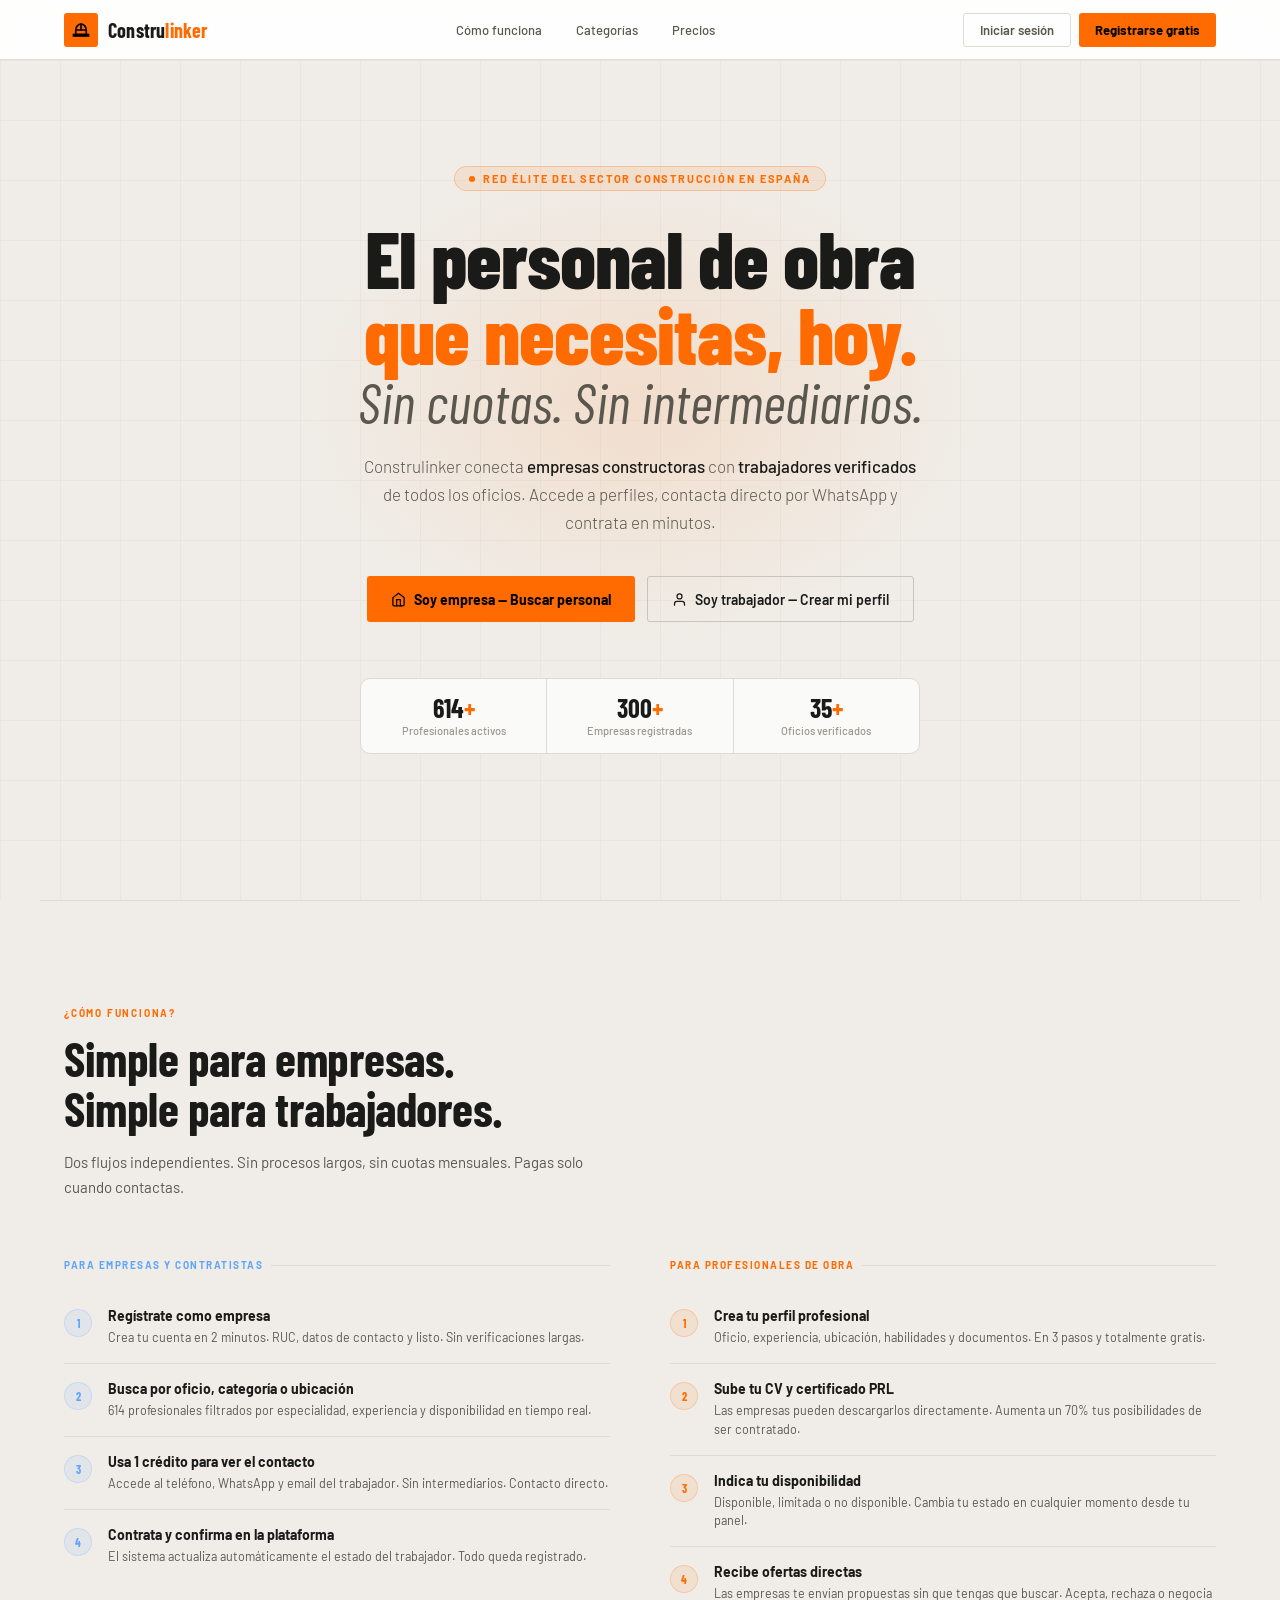
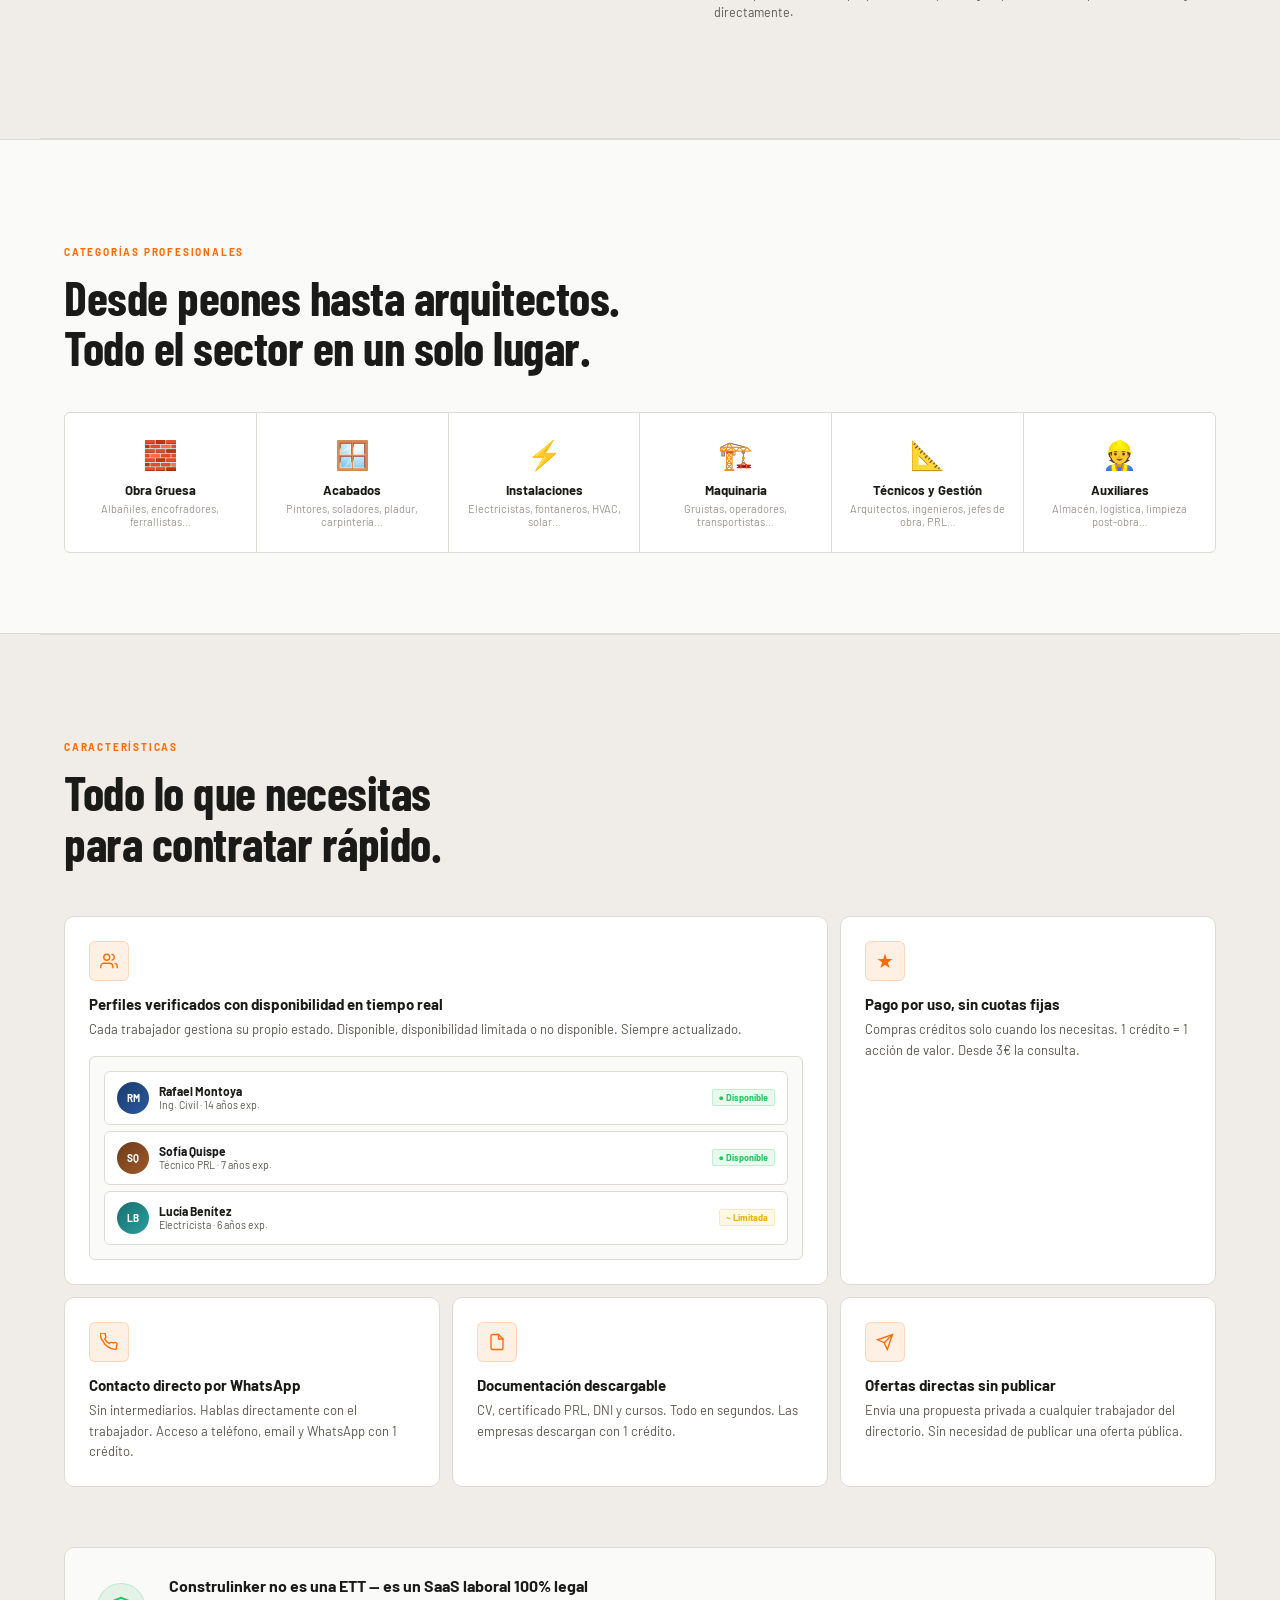
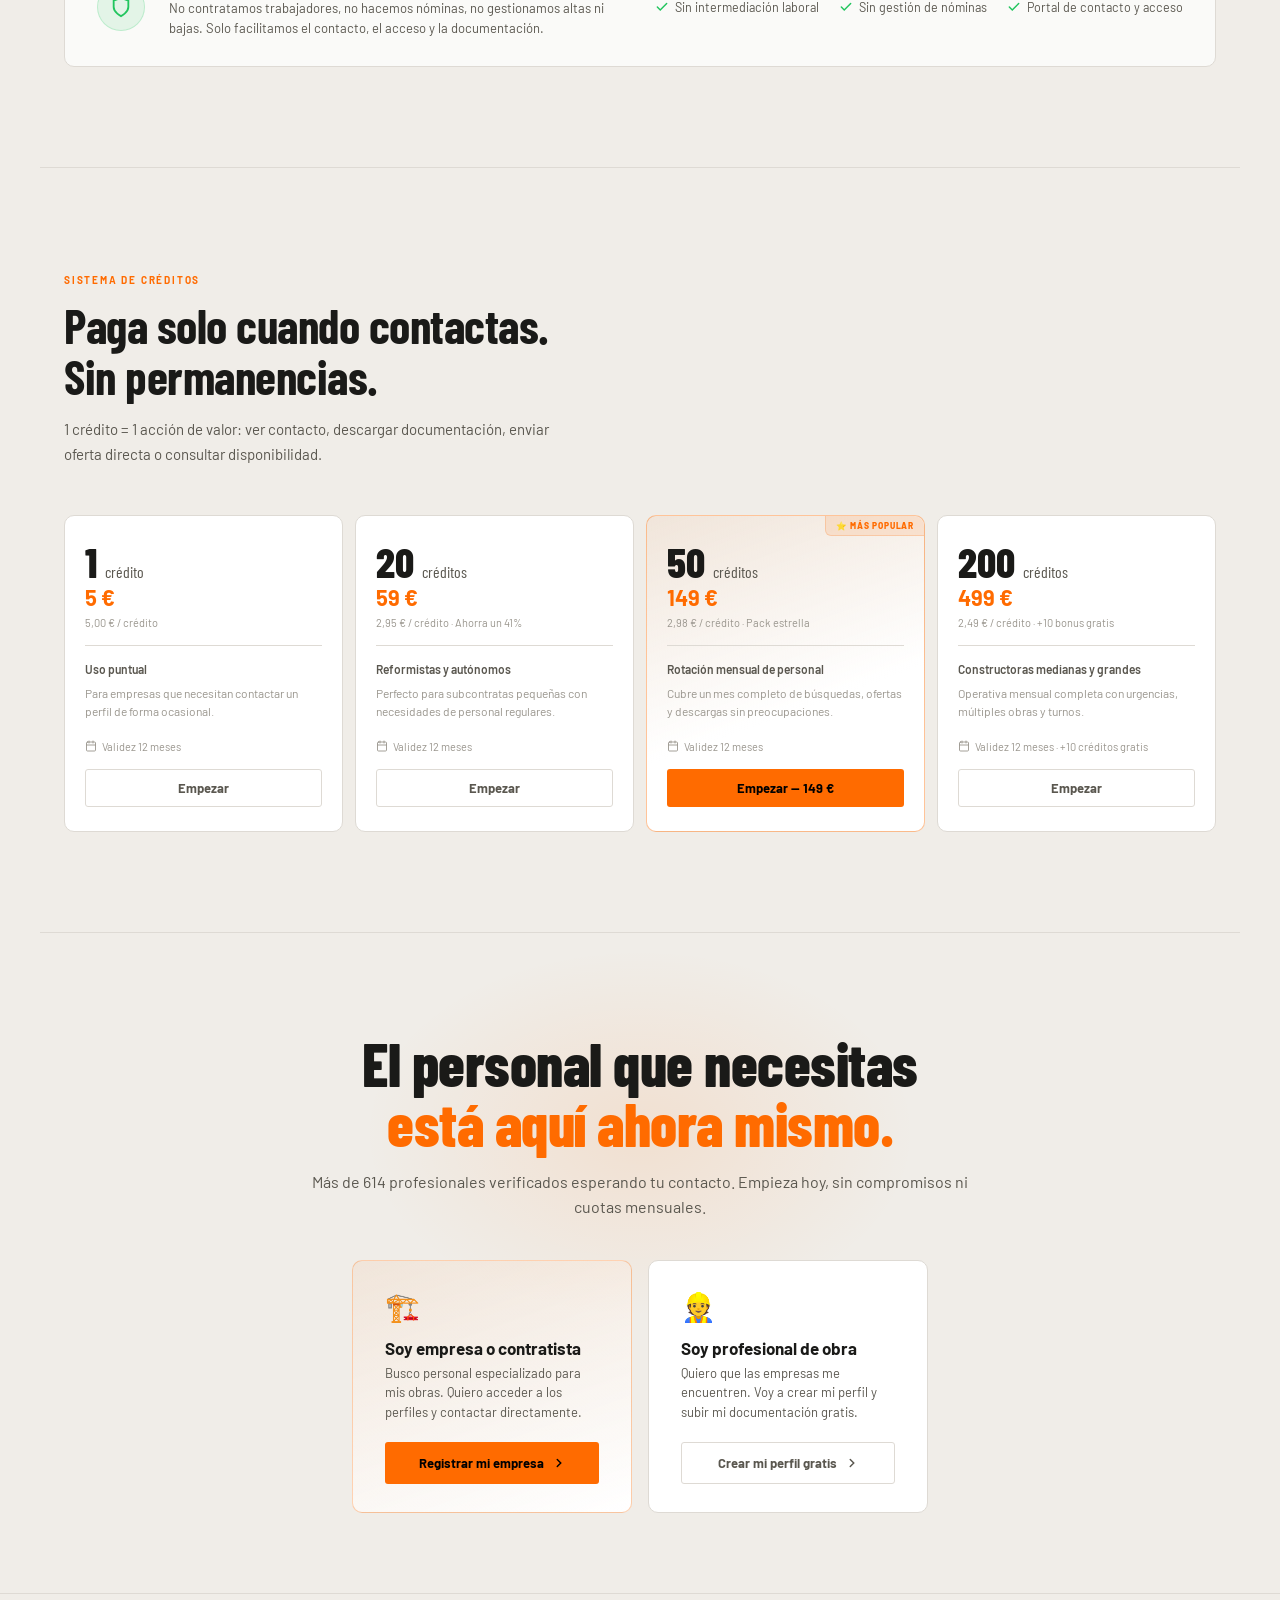
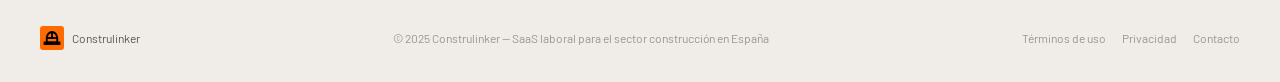
<file: index.html>
<!DOCTYPE html>
<html lang="es">
<head>
  <meta charset="UTF-8"/>
  <meta name="viewport" content="width=device-width, initial-scale=1.0"/>
  <title>Construlinker — Red Élite de Construcción</title>
  <script>
    // Si ya hay sesión activa, ir directo al panel
    (function() {
      try {
        var s = JSON.parse(localStorage.getItem('cl_session') || '{}');
        if (s.loggedIn) window.location.replace('company-dashboard.html');
      } catch(e) {}
    })();
  </script>
  <link rel="preconnect" href="https://fonts.googleapis.com">
  <link href="https://fonts.googleapis.com/css2?family=Barlow:ital,wght@0,300;0,400;0,500;0,600;0,700;1,300&family=Barlow+Condensed:wght@400;500;600;700;800&display=swap" rel="stylesheet">
  <style>
    /* ══ VARIABLES ══════════════════════════════════════════ */
    :root {
  --bg:           #F0EDE8;
  --surface:      #FAFAF8;
  --card:         #FFFFFF;
  --card-hover:   #F5F2ED;
  --border:       #DEDAD4;
  --border-light: #C8C3BB;
  --text:         #1A1A18;
  --text-muted:   #5A574F;
  --text-dim:     #9A968E;
  --orange:       #FF6B00;
  --orange-dim:   rgba(255,107,0,0.10);
  --orange-hover: #FF8533;
  --orange-glow:  rgba(255,107,0,0.22);
  --green:        #22C55E;
  --green-dim:    rgba(34,197,94,0.10);
  --yellow:       #EAB308;
  --yellow-dim:   rgba(234,179,8,0.10);
  --red:          #EF4444;
  --red-dim:      rgba(239,68,68,0.10);
  --nav-h:        58px;
  --radius:       3px;
  --radius-md:    6px;
  --radius-lg:    10px;
  --trans:        0.18s cubic-bezier(.4,0,.2,1);
  --shadow:       0 4px 24px rgba(0,0,0,0.10);
  --shadow-lg:    0 12px 48px rgba(0,0,0,0.16);
}
    *, *::before, *::after { box-sizing:border-box; margin:0; padding:0; }
    html { scroll-behavior:smooth; }
    body {
      font-family: 'Barlow', sans-serif;
      background: var(--bg);
      color: var(--text);
      -webkit-font-smoothing: antialiased;
      overflow-x: hidden;
    }
    a { text-decoration:none; cursor:pointer; }
    button { cursor:pointer; font-family:inherit; }
    ::-webkit-scrollbar { width:5px; }
    ::-webkit-scrollbar-track { background:transparent; }
    ::-webkit-scrollbar-thumb { background:var(--border-light); border-radius:4px; }

    /* ══ TOPNAV ═════════════════════════════════════════════ */
    .nav {
      position: fixed; top:0; left:0; right:0;
      height: 60px; z-index:100;
      background: rgba(255, 255, 255, 0.92);
      border-bottom: 1px solid var(--border);
      backdrop-filter: blur(12px);
    }
    .nav__inner {
      max-width: 1200px; margin:0 auto;
      height:100%; display:flex;
      align-items:center; justify-content:space-between;
      padding: 0 24px;
    }
    .nav__brand { display:flex; align-items:center; gap:10px; }
    .brand-icon {
      width:34px; height:34px;
      background:var(--orange);
      border-radius:var(--radius);
      display:flex; align-items:center; justify-content:center;
    }
    .brand-icon svg { width:18px; height:18px; color:#000; }
    .brand-name {
      font-family:'Barlow Condensed',sans-serif;
      font-size:20px; font-weight:700;
      color:var(--text); letter-spacing:0.2px;
    }
    .brand-name em { font-style:normal; color:var(--orange); }
    .nav__links { display:flex; align-items:center; gap:6px; }
    .nav-link-item {
      font-size:13px; font-weight:500;
      color:var(--text-muted);
      padding:6px 14px; border-radius:var(--radius);
      transition:color var(--trans);
      background:none; border:none;
    }
    .nav-link-item:hover { color:#FF6B00; }
    .nav__actions { display:flex; align-items:center; gap:8px; }
    .btn-nav-ghost {
      font-size:13px; font-weight:600;
      color:var(--text-muted);
      border:1px solid var(--border);
      border-radius:var(--radius);
      padding:0 16px; height:34px;
      background:none;
      transition:all var(--trans);
    }
    .btn-nav-ghost:hover { color:#FF6B00; border-color:#FF6B00; }
    .btn-nav-orange {
      font-size:13px; font-weight:700;
      color:#000; background:var(--orange);
      border:none; border-radius:var(--radius);
      padding:0 16px; height:34px;
      transition:background var(--trans);
    }
    .btn-nav-orange:hover { background:#FF8533; }

    /* ══ HERO ════════════════════════════════════════════════ */
    .hero {
      min-height: 100vh;
      display: flex; flex-direction:column;
      align-items:center; justify-content:center;
      text-align:center;
      padding: 100px 24px 80px;
      position:relative; overflow:hidden;
    }
    /* Grid texture background */
    .hero::before {
      content:'';
      position:absolute; inset:0;
      background-image:
        linear-gradient(var(--border) 1px, transparent 1px),
        linear-gradient(90deg, var(--border) 1px, transparent 1px);
      background-size: 60px 60px;
      opacity:.35;
    }
    /* Radial orange glow center */
    .hero::after {
      content:'';
      position:absolute;
      top:50%; left:50%;
      transform:translate(-50%,-60%);
      width:700px; height:500px;
      background:radial-gradient(ellipse, rgba(255,107,0,.12) 0%, transparent 70%);
      pointer-events:none;
    }
    .hero__content { position:relative; z-index:2; max-width:820px; }

    .hero__eyebrow {
      display:inline-flex; align-items:center; gap:8px;
      font-size:11px; font-weight:700;
      letter-spacing:1.8px; text-transform:uppercase;
      color:var(--orange);
      border:1px solid rgba(255,107,0,.25);
      background:var(--orange-dim);
      border-radius:20px;
      padding:5px 14px;
      margin-bottom:28px;
    }
    .hero__eyebrow span {
      width:6px; height:6px; border-radius:50%;
      background:var(--orange);
      animation:pulse-dot 2s ease infinite;
    }
    @keyframes pulse-dot {
      0%,100%{opacity:1} 50%{opacity:.3}
    }

    .hero__title {
      font-family:'Barlow Condensed',sans-serif;
      font-size: clamp(44px, 7vw, 80px);
      font-weight:800;
      line-height:.95;
      letter-spacing:-1px;
      color:var(--text);
      margin-bottom:24px;
    }
    .hero__title .line-orange { color:var(--orange); display:block; }
    .hero__title .line-dim    { color:var(--text-muted); font-weight:400; font-style:italic; font-size:.7em; display:block; margin-top:4px; letter-spacing:0; }

    .hero__desc {
      font-size:17px; font-weight:300;
      color:var(--text-muted); line-height:1.65;
      max-width:560px; margin:0 auto 40px;
    }
    .hero__desc strong { color:var(--text); font-weight:500; }

    .hero__ctas {
      display:flex; align-items:center; justify-content:center;
      gap:12px; flex-wrap:wrap; margin-bottom:56px;
    }
    .cta-primary {
      display:inline-flex; align-items:center; gap:8px;
      background:var(--orange); color:#000;
      border:none; border-radius:var(--radius);
      font-size:14px; font-weight:700;
      padding:0 24px; height:46px;
      transition:background var(--trans), transform .1s;
    }
    .cta-primary:hover { background:#FF8533; }
    .cta-primary:active { transform:scale(.98); }
    .cta-primary svg { width:15px; height:15px; flex-shrink:0; }
    .cta-secondary {
      display:inline-flex; align-items:center; gap:8px;
      background:transparent; color:var(--text);
      border:1px solid var(--border-light); border-radius:var(--radius);
      font-size:14px; font-weight:600;
      padding:0 24px; height:46px;
      transition:all var(--trans);
    }
    .cta-secondary:hover { border-color:var(--orange); color:var(--orange); }
    .cta-secondary svg { width:15px; height:15px; flex-shrink:0; }

    /* Hero stats bar */
    .hero__stats {
      display:flex; align-items:center; justify-content:center;
      gap:0;
      background:var(--surface);
      border:1px solid var(--border);
      border-radius:var(--radius-lg);
      overflow:hidden;
      max-width:560px; margin:0 auto;
    }
    .hero-stat {
      flex:1; padding:16px 20px; text-align:center;
      border-right:1px solid var(--border);
    }
    .hero-stat:last-child { border-right:none; }
    .hero-stat__n {
      font-family:'Barlow Condensed',sans-serif;
      font-size:26px; font-weight:700;
      color:var(--text); line-height:1;
      margin-bottom:3px;
    }
    .hero-stat__n .accent { color:var(--orange); }
    .hero-stat__l { font-size:11px; color:var(--text-dim); font-weight:500; }

    /* ══ HOW IT WORKS ════════════════════════════════════════ */
    .section {
      max-width:1200px; margin:0 auto;
      padding:100px 24px;
    }
    .section-tag {
      display:inline-block;
      font-size:10px; font-weight:700;
      letter-spacing:1.8px; text-transform:uppercase;
      color:var(--orange); margin-bottom:14px;
    }
    .section-title {
      font-family:'Barlow Condensed',sans-serif;
      font-size:clamp(32px,4vw,48px);
      font-weight:700; letter-spacing:-0.5px;
      color:var(--text); margin-bottom:16px; line-height:1.05;
    }
    .section-desc {
      font-size:15px; color:var(--text-muted);
      line-height:1.65; max-width:520px;
    }

    /* Two-column "cómo funciona" */
    .how-grid {
      display:grid;
      grid-template-columns:1fr 1fr;
      gap:60px; margin-top:60px;
    }
    .how-col__label {
      font-size:10px; font-weight:700;
      letter-spacing:1.5px; text-transform:uppercase;
      color:var(--text-dim); margin-bottom:20px;
      display:flex; align-items:center; gap:8px;
    }
    .how-col__label::after {
      content:''; flex:1; height:1px; background:var(--border);
    }
    .how-col.empresa .how-col__label { color:#60A5FA; }
    .how-col.trabajador .how-col__label { color:var(--orange); }

    .how-steps { display:flex; flex-direction:column; gap:0; }
    .how-step {
      display:flex; gap:16px;
      padding:16px 0;
      border-bottom:1px solid var(--border);
      position:relative;
    }
    .how-step:last-child { border-bottom:none; }
    .how-num {
      width:28px; height:28px; border-radius:50%;
      display:flex; align-items:center; justify-content:center;
      font-family:'Barlow Condensed',sans-serif;
      font-size:12px; font-weight:700;
      flex-shrink:0; margin-top:2px;
    }
    .empresa .how-num  { background:rgba(96,165,250,.1); color:#60A5FA; border:1px solid rgba(96,165,250,.2); }
    .trabajador .how-num { background:var(--orange-dim); color:var(--orange); border:1px solid rgba(255,107,0,.2); }
    .how-step__title { font-size:14px; font-weight:700; color:var(--text); margin-bottom:4px; }
    .how-step__desc  { font-size:12.5px; color:var(--text-muted); line-height:1.5; }

    /* ══ CATEGORÍAS ════════════════════════════════════════════ */
    .cats-section {
      background:var(--surface);
      border-top:1px solid var(--border);
      border-bottom:1px solid var(--border);
    }
    .cats-grid {
      display:grid;
      grid-template-columns:repeat(6,1fr);
      gap:1px;
      background:var(--border);
      border:1px solid var(--border);
      border-radius:var(--radius-md);
      overflow:hidden;
      margin-top:40px;
    }
    .cat-card {
      background:var(--card);
      padding:24px 16px;
      text-align:center;
      cursor:pointer;
      transition:background var(--trans);
    }
    .cat-card:hover { background:var(--card-hover); }
    .cat-card:hover .cat-count { color:var(--orange); }
    .cat-emoji { font-size:28px; margin-bottom:10px; display:block; }
    .cat-name  { font-size:13px; font-weight:700; color:var(--text); margin-bottom:4px; }
    .cat-count { font-size:11px; color:var(--text-dim); transition:color var(--trans); }

    /* ══ CRÉDITOS / PRICING ═══════════════════════════════════ */
    .pricing-grid {
      display:grid;
      grid-template-columns:repeat(4,1fr);
      gap:12px; margin-top:48px;
    }
    .pricing-card {
      background:var(--card);
      border:1px solid var(--border);
      border-radius:var(--radius-lg);
      padding:24px 20px;
      display:flex; flex-direction:column;
      position:relative; overflow:hidden;
      transition:border-color var(--trans), transform var(--trans);
    }
    .pricing-card:hover { border-color:#FF6B00; transform:translateY(-3px); }
    .pricing-card.featured {
      border-color:rgba(255,107,0,.4);
      background:linear-gradient(160deg,rgba(255,107,0,.06) 0%,var(--card) 60%);
    }
    .pricing-card.featured::before {
      content:'⭐ MÁS POPULAR';
      position:absolute; top:0; right:0;
      font-size:8.5px; font-weight:800;
      letter-spacing:.8px;
      color:var(--orange);
      background:rgba(255,107,0,.12);
      border-left:1px solid rgba(255,107,0,.2);
      border-bottom:1px solid rgba(255,107,0,.2);
      padding:4px 10px;
      border-radius:0 var(--radius-lg) 0 var(--radius-md);
    }
    .pricing-credits {
      font-family:'Barlow Condensed',sans-serif;
      font-size:42px; font-weight:800;
      color:var(--text); line-height:1;
      margin-bottom:2px;
    }
    .pricing-credits small {
      font-size:16px; font-weight:400;
      color:var(--text-muted);
    }
    .pricing-price {
      font-size:22px; font-weight:700;
      color:var(--orange); margin-bottom:6px;
    }
    .pricing-ppc {
      font-size:11px; color:var(--text-dim);
      margin-bottom:16px;
    }
    .pricing-divider { height:1px; background:var(--border); margin-bottom:16px; }
    .pricing-ideal {
      font-size:12px; font-weight:600;
      color:var(--text-muted); margin-bottom:8px;
    }
    .pricing-desc {
      font-size:12px; color:var(--text-dim);
      line-height:1.5; flex:1; margin-bottom:20px;
    }
    .pricing-validity {
      font-size:11px; color:var(--text-dim);
      display:flex; align-items:center; gap:5px; margin-bottom:16px;
    }
    .pricing-validity svg { flex-shrink:0; }
    .btn-pricing {
      width:100%; height:38px;
      background:var(--orange); color:#000;
      border:none; border-radius:var(--radius);
      font-size:13px; font-weight:700;
      transition:background var(--trans);
    }
    .btn-pricing:hover { background:#FF8533; }
    .btn-pricing.ghost {
      background:transparent; color:var(--text-muted);
      border:1px solid var(--border);
    }
    .btn-pricing.ghost:hover { border-color:#FF6B00; color:#FF6B00; }

    /* ══ FEATURES BENTO ══════════════════════════════════════ */
    .bento-grid {
      display:grid;
      grid-template-columns:repeat(3,1fr);
      grid-template-rows:auto auto;
      gap:12px; margin-top:48px;
    }
    .bento-card {
      background:var(--card);
      border:1px solid var(--border);
      border-radius:var(--radius-lg);
      padding:24px;
      transition:border-color var(--trans);
    }
    .bento-card:hover { border-color:var(--border-light); }
    .bento-card.wide { grid-column:span 2; }
    .bento-card.tall { grid-row:span 2; }
    .bento-card__icon {
      width:40px; height:40px;
      background:var(--orange-dim);
      border:1px solid rgba(255,107,0,.2);
      border-radius:var(--radius-md);
      display:flex; align-items:center; justify-content:center;
      margin-bottom:14px;
      color:var(--orange);
    }
    .bento-card__icon svg { width:18px; height:18px; }
    .bento-card__title { font-size:15px; font-weight:700; color:var(--text); margin-bottom:6px; }
    .bento-card__desc  { font-size:13px; color:var(--text-muted); line-height:1.6; }
    .bento-preview {
      margin-top:16px;
      background:var(--surface);
      border:1px solid var(--border);
      border-radius:var(--radius-md);
      padding:14px;
    }
    .bento-mini-card {
      background:var(--card);
      border:1px solid var(--border);
      border-radius:var(--radius-md);
      padding:10px 12px;
      display:flex; align-items:center; gap:10px;
      margin-bottom:6px;
    }
    .bento-mini-card:last-child { margin-bottom:0; }
    .bmc-avatar {
      width:32px; height:32px; border-radius:50%;
      display:flex; align-items:center; justify-content:center;
      font-size:10px; font-weight:700; color:#fff; flex-shrink:0;
    }
    .bmc-name  { font-size:12px; font-weight:700; color:var(--text); }
    .bmc-role  { font-size:10.5px; color:var(--text-muted); }
    .bmc-badge {
      margin-left:auto; font-size:9px; font-weight:700;
      padding:2px 6px; border-radius:2px;
      background:rgba(34,197,94,.1); color:var(--green);
      border:1px solid rgba(34,197,94,.2);
      flex-shrink:0;
    }

    /* ══ LEGAL BADGE ════════════════════════════════════════ */
    .legal-strip {
      background:var(--surface);
      border:1px solid var(--border);
      border-radius:var(--radius-lg);
      padding:28px 32px;
      display:flex; align-items:center; gap:24px;
      margin-top:60px; flex-wrap:wrap;
    }
    .legal-icon {
      width:48px; height:48px; border-radius:50%;
      background:rgba(34,197,94,.1);
      border:1px solid rgba(34,197,94,.2);
      display:flex; align-items:center; justify-content:center;
      flex-shrink:0; color:var(--green);
    }
    .legal-body { flex:1; min-width:220px; }
    .legal-title { font-size:16px; font-weight:700; color:var(--text); margin-bottom:4px; }
    .legal-desc  { font-size:13px; color:var(--text-muted); line-height:1.5; }
    .legal-points { display:flex; gap:20px; flex-wrap:wrap; }
    .legal-point {
      display:flex; align-items:center; gap:6px;
      font-size:12.5px; color:var(--text-muted);
    }
    .legal-point svg { color:var(--green); flex-shrink:0; }

    /* ══ FINAL CTA SECTION ══════════════════════════════════ */
    .final-cta {
      text-align:center;
      padding:100px 24px 80px;
      position:relative; overflow:hidden;
    }
    .final-cta::before {
      content:'';
      position:absolute; top:0; left:50%; transform:translateX(-50%);
      width:600px; height:400px;
      background:radial-gradient(ellipse,rgba(255,107,0,.10) 0%,transparent 65%);
      pointer-events:none;
    }
    .final-cta__content { position:relative; z-index:1; max-width:680px; margin:0 auto; }
    .final-cta__title {
      font-family:'Barlow Condensed',sans-serif;
      font-size:clamp(36px,5vw,60px);
      font-weight:800; letter-spacing:-.5px;
      color:var(--text); margin-bottom:16px; line-height:1.0;
    }
    .final-cta__title span { color:var(--orange); }
    .final-cta__desc {
      font-size:16px; color:var(--text-muted);
      line-height:1.6; margin-bottom:40px;
    }
    .final-ctas {
      display:flex; align-items:stretch; justify-content:center;
      gap:16px; flex-wrap:wrap;
    }
    .final-cta-card {
      background:var(--card);
      border:1px solid var(--border);
      border-radius:var(--radius-lg);
      padding:28px 32px;
      width:280px; text-align:left;
      transition:border-color var(--trans), transform var(--trans);
      display:flex; flex-direction:column; gap:0;
    }
    .final-cta-card:hover { border-color:#FF6B00; transform:translateY(-2px); }
    .final-cta-card.main { border-color:rgba(255,107,0,.3); background:linear-gradient(160deg,rgba(255,107,0,.06),var(--card)); }
    .fcc-icon { font-size:28px; margin-bottom:14px; display:block; }
    .fcc-title { font-size:17px; font-weight:700; color:var(--text); margin-bottom:6px; }
    .fcc-desc  { font-size:13px; color:var(--text-muted); line-height:1.5; margin-bottom:20px; flex:1; }
    .fcc-btn {
      display:flex; align-items:center; justify-content:center; gap:8px;
      height:42px; border-radius:var(--radius);
      font-size:13px; font-weight:700; border:none;
      transition:all var(--trans);
    }
    .fcc-btn.orange { background:var(--orange); color:#000; }
    .fcc-btn.orange:hover { background:#FF8533; }
    .fcc-btn.outline { background:transparent; color:var(--text-muted); border:1px solid var(--border); }
    .fcc-btn.outline:hover { border-color:#FF6B00; color:#FF6B00; }

    /* ══ FOOTER ═════════════════════════════════════════════ */
    .footer {
      border-top:1px solid var(--border);
      padding:32px 24px;
      text-align:center;
    }
    .footer__inner {
      max-width:1200px; margin:0 auto;
      display:flex; align-items:center; justify-content:space-between;
      flex-wrap:wrap; gap:12px;
    }
    .footer-brand { display:flex; align-items:center; gap:8px; }
    .footer-text { font-size:12px; color:var(--text-dim); }
    .footer-links { display:flex; gap:16px; }
    .footer-link { font-size:12px; color:var(--text-dim); transition:color var(--trans); }
    .footer-link:hover { color:var(--text-muted); }

    /* ══ DIVIDER LINE ════════════════════════════════════════ */
    .section-divider {
      height:1px; background:var(--border);
      max-width:1200px; margin:0 auto;
    }

    /* ══ RESPONSIVE ═════════════════════════════════════════ */
    @media(max-width:1000px) {
      .pricing-grid { grid-template-columns:repeat(2,1fr); }
      .bento-grid   { grid-template-columns:1fr 1fr; }
      .bento-card.wide { grid-column:span 1; }
      .cats-grid { grid-template-columns:repeat(3,1fr); }
    }
    @media(max-width:768px) {
      .how-grid { grid-template-columns:1fr; gap:40px; }
      .pricing-grid { grid-template-columns:1fr; }
      .bento-grid { grid-template-columns:1fr; }
      .cats-grid { grid-template-columns:repeat(2,1fr); }
      .nav__links { display:none; }
      .hero__stats { flex-direction:column; border-radius:var(--radius-md); }
      .hero-stat { border-right:none; border-bottom:1px solid var(--border); }
      .hero-stat:last-child { border-bottom:none; }
      .legal-strip { flex-direction:column; }
    }
    @media(max-width:480px) {
      .cats-grid { grid-template-columns:repeat(2,1fr); }
      .final-cta-card { width:100%; }
    }
  </style>
</head>
<body>

  <!-- ══ NAV ══════════════════════════════════════════════ -->
  <nav class="nav">
    <div class="nav__inner">
      <div class="nav__brand">
        <div class="brand-icon">
          <svg viewBox="0 0 24 24" fill="none" stroke="currentColor" stroke-width="2.2" stroke-linecap="round">
            <path d="M2 18h20v2H2z"/>
            <path d="M12 4C8 4 5 8 5 12v6h14v-6c0-4-3-8-7-8z"/>
            <line x1="12" y1="4" x2="12" y2="12"/>
            <line x1="5" y1="12" x2="19" y2="12"/>
          </svg>
        </div>
        <span class="brand-name">Constru<em>linker</em></span>
      </div>
      <div class="nav__links">
        <a class="nav-link-item" href="#como-funciona">Cómo funciona</a>
        <a class="nav-link-item" href="#categorias">Categorías</a>
        <a class="nav-link-item" href="#precios">Precios</a>
      </div>
      <div class="nav__actions">
        <button class="btn-nav-ghost" onclick="window.location.href='auth.html'">Iniciar sesión</button>
        <button class="btn-nav-orange" onclick="window.location.href='auth.html?mode=register'">Registrarse gratis</button>
      </div>
    </div>
  </nav>

  <!-- ══ HERO ═════════════════════════════════════════════ -->
  <section class="hero">
    <div class="hero__content">
      <div class="hero__eyebrow">
        <span></span>
        Red élite del sector construcción en España
      </div>

      <h1 class="hero__title">
        El personal de obra<br>
        <span class="line-orange">que necesitas, hoy.</span>
        <span class="line-dim">Sin cuotas. Sin intermediarios.</span>
      </h1>

      <p class="hero__desc">
        Construlinker conecta <strong>empresas constructoras</strong> con
        <strong>trabajadores verificados</strong> de todos los oficios.
        Accede a perfiles, contacta directo por WhatsApp y contrata en minutos.
      </p>

      <div class="hero__ctas">
        <button class="cta-primary" onclick="window.location.href='auth.html?type=empresa'">
          <svg viewBox="0 0 24 24" fill="none" stroke="currentColor" stroke-width="2" stroke-linecap="round"><path d="M3 9l9-7 9 7v11a2 2 0 01-2 2H5a2 2 0 01-2-2z"/><polyline points="9,22 9,12 15,12 15,22"/></svg>
          Soy empresa — Buscar personal
        </button>
        <button class="cta-secondary" onclick="window.location.href='auth.html?type=trabajador'">
          <svg viewBox="0 0 24 24" fill="none" stroke="currentColor" stroke-width="2" stroke-linecap="round"><path d="M20 21v-2a4 4 0 00-4-4H8a4 4 0 00-4 4v2"/><circle cx="12" cy="7" r="4"/></svg>
          Soy trabajador — Crear mi perfil
        </button>
      </div>

      <div class="hero__stats">
        <div class="hero-stat">
          <div class="hero-stat__n">614<span class="accent">+</span></div>
          <div class="hero-stat__l">Profesionales activos</div>
        </div>
        <div class="hero-stat">
          <div class="hero-stat__n">300<span class="accent">+</span></div>
          <div class="hero-stat__l">Empresas registradas</div>
        </div>
        <div class="hero-stat">
          <div class="hero-stat__n">35<span class="accent">+</span></div>
          <div class="hero-stat__l">Oficios verificados</div>
        </div>
      </div>
    </div>
  </section>

  <div class="section-divider"></div>

  <!-- ══ CÓMO FUNCIONA ════════════════════════════════════ -->
  <section class="section" id="como-funciona">
    <div class="section-tag">¿Cómo funciona?</div>
    <h2 class="section-title">Simple para empresas.<br>Simple para trabajadores.</h2>
    <p class="section-desc">Dos flujos independientes. Sin procesos largos, sin cuotas mensuales. Pagas solo cuando contactas.</p>

    <div class="how-grid">

      <!-- Empresa -->
      <div class="how-col empresa">
        <div class="how-col__label">Para empresas y contratistas</div>
        <div class="how-steps">
          <div class="how-step">
            <div class="how-num">1</div>
            <div>
              <div class="how-step__title">Regístrate como empresa</div>
              <div class="how-step__desc">Crea tu cuenta en 2 minutos. RUC, datos de contacto y listo. Sin verificaciones largas.</div>
            </div>
          </div>
          <div class="how-step">
            <div class="how-num">2</div>
            <div>
              <div class="how-step__title">Busca por oficio, categoría o ubicación</div>
              <div class="how-step__desc">614 profesionales filtrados por especialidad, experiencia y disponibilidad en tiempo real.</div>
            </div>
          </div>
          <div class="how-step">
            <div class="how-num">3</div>
            <div>
              <div class="how-step__title">Usa 1 crédito para ver el contacto</div>
              <div class="how-step__desc">Accede al teléfono, WhatsApp y email del trabajador. Sin intermediarios. Contacto directo.</div>
            </div>
          </div>
          <div class="how-step">
            <div class="how-num">4</div>
            <div>
              <div class="how-step__title">Contrata y confirma en la plataforma</div>
              <div class="how-step__desc">El sistema actualiza automáticamente el estado del trabajador. Todo queda registrado.</div>
            </div>
          </div>
        </div>
      </div>

      <!-- Trabajador -->
      <div class="how-col trabajador">
        <div class="how-col__label">Para profesionales de obra</div>
        <div class="how-steps">
          <div class="how-step">
            <div class="how-num">1</div>
            <div>
              <div class="how-step__title">Crea tu perfil profesional</div>
              <div class="how-step__desc">Oficio, experiencia, ubicación, habilidades y documentos. En 3 pasos y totalmente gratis.</div>
            </div>
          </div>
          <div class="how-step">
            <div class="how-num">2</div>
            <div>
              <div class="how-step__title">Sube tu CV y certificado PRL</div>
              <div class="how-step__desc">Las empresas pueden descargarlos directamente. Aumenta un 70% tus posibilidades de ser contratado.</div>
            </div>
          </div>
          <div class="how-step">
            <div class="how-num">3</div>
            <div>
              <div class="how-step__title">Indica tu disponibilidad</div>
              <div class="how-step__desc">Disponible, limitada o no disponible. Cambia tu estado en cualquier momento desde tu panel.</div>
            </div>
          </div>
          <div class="how-step">
            <div class="how-num">4</div>
            <div>
              <div class="how-step__title">Recibe ofertas directas</div>
              <div class="how-step__desc">Las empresas te envían propuestas sin que tengas que buscar. Acepta, rechaza o negocia directamente.</div>
            </div>
          </div>
        </div>
      </div>

    </div>
  </section>

  <div class="section-divider"></div>

  <!-- ══ CATEGORÍAS ════════════════════════════════════════ -->
  <section class="cats-section" id="categorias">
    <div class="section" style="padding-bottom:80px">
      <div class="section-tag">Categorías profesionales</div>
      <h2 class="section-title">Desde peones hasta arquitectos.<br>Todo el sector en un solo lugar.</h2>
      <div class="cats-grid">
        <div class="cat-card" onclick="window.location.href='company-dashboard.html'">
          <span class="cat-emoji">🧱</span>
          <div class="cat-name">Obra Gruesa</div>
          <div class="cat-count">Albañiles, encofradores, ferrallistas…</div>
        </div>
        <div class="cat-card" onclick="window.location.href='company-dashboard.html'">
          <span class="cat-emoji">🪟</span>
          <div class="cat-name">Acabados</div>
          <div class="cat-count">Pintores, soladores, pladur, carpintería…</div>
        </div>
        <div class="cat-card" onclick="window.location.href='company-dashboard.html'">
          <span class="cat-emoji">⚡</span>
          <div class="cat-name">Instalaciones</div>
          <div class="cat-count">Electricistas, fontaneros, HVAC, solar…</div>
        </div>
        <div class="cat-card" onclick="window.location.href='company-dashboard.html'">
          <span class="cat-emoji">🏗️</span>
          <div class="cat-name">Maquinaria</div>
          <div class="cat-count">Gruistas, operadores, transportistas…</div>
        </div>
        <div class="cat-card" onclick="window.location.href='company-dashboard.html'">
          <span class="cat-emoji">📐</span>
          <div class="cat-name">Técnicos y Gestión</div>
          <div class="cat-count">Arquitectos, ingenieros, jefes de obra, PRL…</div>
        </div>
        <div class="cat-card" onclick="window.location.href='company-dashboard.html'">
          <span class="cat-emoji">👷</span>
          <div class="cat-name">Auxiliares</div>
          <div class="cat-count">Almacén, logística, limpieza post-obra…</div>
        </div>
      </div>
    </div>
  </section>

  <div class="section-divider"></div>

  <!-- ══ FEATURES ═════════════════════════════════════════ -->
  <section class="section">
    <div class="section-tag">Características</div>
    <h2 class="section-title">Todo lo que necesitas<br>para contratar rápido.</h2>

    <div class="bento-grid">

      <div class="bento-card wide">
        <div class="bento-card__icon">
          <svg viewBox="0 0 24 24" fill="none" stroke="currentColor" stroke-width="1.8" stroke-linecap="round"><path d="M17 21v-2a4 4 0 00-4-4H5a4 4 0 00-4 4v2"/><circle cx="9" cy="7" r="4"/><path d="M23 21v-2a4 4 0 00-3-3.87M16 3.13a4 4 0 010 7.75"/></svg>
        </div>
        <div class="bento-card__title">Perfiles verificados con disponibilidad en tiempo real</div>
        <div class="bento-card__desc">Cada trabajador gestiona su propio estado. Disponible, disponibilidad limitada o no disponible. Siempre actualizado.</div>
        <div class="bento-preview">
          <div class="bento-mini-card">
            <div class="bmc-avatar" style="background:linear-gradient(135deg,#1A3A6E,#2A5A9E)">RM</div>
            <div><div class="bmc-name">Rafael Montoya</div><div class="bmc-role">Ing. Civil · 14 años exp.</div></div>
            <div class="bmc-badge">● Disponible</div>
          </div>
          <div class="bento-mini-card">
            <div class="bmc-avatar" style="background:linear-gradient(135deg,#6E3A1A,#9E5A2A)">SQ</div>
            <div><div class="bmc-name">Sofía Quispe</div><div class="bmc-role">Técnico PRL · 7 años exp.</div></div>
            <div class="bmc-badge">● Disponible</div>
          </div>
          <div class="bento-mini-card">
            <div class="bmc-avatar" style="background:linear-gradient(135deg,#1A6E6E,#2A9E9E)">LB</div>
            <div><div class="bmc-name">Lucía Benítez</div><div class="bmc-role">Electricista · 6 años exp.</div></div>
            <div class="bmc-badge" style="background:rgba(234,179,8,.1);color:#EAB308;border-color:rgba(234,179,8,.2)">~ Limitada</div>
          </div>
        </div>
      </div>

      <div class="bento-card">
        <div class="bento-card__icon">
          <svg viewBox="0 0 24 24" fill="currentColor"><path d="M12 2l2.4 7.4H22l-6.2 4.5 2.4 7.4L12 17l-6.2 4.3 2.4-7.4L2 9.4h7.6z"/></svg>
        </div>
        <div class="bento-card__title">Pago por uso, sin cuotas fijas</div>
        <div class="bento-card__desc">Compras créditos solo cuando los necesitas. 1 crédito = 1 acción de valor. Desde 3€ la consulta.</div>
      </div>

      <div class="bento-card">
        <div class="bento-card__icon">
          <svg viewBox="0 0 24 24" fill="none" stroke="currentColor" stroke-width="1.8" stroke-linecap="round"><path d="M22 16.92v3a2 2 0 01-2.18 2 19.79 19.79 0 01-8.63-3.07A19.5 19.5 0 013.07 9.8 19.79 19.79 0 01.1 1.22 2 2 0 012.1.01h3a2 2 0 012 1.72c.127.96.362 1.903.7 2.81a2 2 0 01-.45 2.11L6.27 7.9a16 16 0 006.18 6.18l.98-.98a2 2 0 012.11-.45c.907.338 1.85.573 2.81.7A2 2 0 0122 16.92z"/></svg>
        </div>
        <div class="bento-card__title">Contacto directo por WhatsApp</div>
        <div class="bento-card__desc">Sin intermediarios. Hablas directamente con el trabajador. Acceso a teléfono, email y WhatsApp con 1 crédito.</div>
      </div>

      <div class="bento-card">
        <div class="bento-card__icon">
          <svg viewBox="0 0 24 24" fill="none" stroke="currentColor" stroke-width="1.8" stroke-linecap="round"><path d="M14 2H6a2 2 0 00-2 2v16a2 2 0 002 2h12a2 2 0 002-2V8z"/><polyline points="14,2 14,8 20,8"/></svg>
        </div>
        <div class="bento-card__title">Documentación descargable</div>
        <div class="bento-card__desc">CV, certificado PRL, DNI y cursos. Todo en segundos. Las empresas descargan con 1 crédito.</div>
      </div>

      <div class="bento-card">
        <div class="bento-card__icon">
          <svg viewBox="0 0 24 24" fill="none" stroke="currentColor" stroke-width="1.8" stroke-linecap="round"><line x1="22" y1="2" x2="11" y2="13"/><polygon points="22,2 15,22 11,13 2,9"/></svg>
        </div>
        <div class="bento-card__title">Ofertas directas sin publicar</div>
        <div class="bento-card__desc">Envía una propuesta privada a cualquier trabajador del directorio. Sin necesidad de publicar una oferta pública.</div>
      </div>

    </div>

    <!-- Legal strip -->
    <div class="legal-strip">
      <div class="legal-icon">
        <svg viewBox="0 0 24 24" fill="none" stroke="currentColor" stroke-width="2" stroke-linecap="round" width="22" height="22"><path d="M12 22s8-4 8-10V5l-8-3-8 3v7c0 6 8 10 8 10z"/></svg>
      </div>
      <div class="legal-body">
        <div class="legal-title">Construlinker no es una ETT — es un SaaS laboral 100% legal</div>
        <div class="legal-desc">No contratamos trabajadores, no hacemos nóminas, no gestionamos altas ni bajas. Solo facilitamos el contacto, el acceso y la documentación.</div>
      </div>
      <div class="legal-points">
        <div class="legal-point">
          <svg viewBox="0 0 24 24" fill="none" stroke="currentColor" stroke-width="2.5" stroke-linecap="round" width="14" height="14"><polyline points="20,6 9,17 4,12"/></svg>
          Sin intermediación laboral
        </div>
        <div class="legal-point">
          <svg viewBox="0 0 24 24" fill="none" stroke="currentColor" stroke-width="2.5" stroke-linecap="round" width="14" height="14"><polyline points="20,6 9,17 4,12"/></svg>
          Sin gestión de nóminas
        </div>
        <div class="legal-point">
          <svg viewBox="0 0 24 24" fill="none" stroke="currentColor" stroke-width="2.5" stroke-linecap="round" width="14" height="14"><polyline points="20,6 9,17 4,12"/></svg>
          Portal de contacto y acceso
        </div>
      </div>
    </div>
  </section>

  <div class="section-divider"></div>

  <!-- ══ PRICING ═══════════════════════════════════════════ -->
  <section class="section" id="precios">
    <div class="section-tag">Sistema de créditos</div>
    <h2 class="section-title">Paga solo cuando contactas.<br>Sin permanencias.</h2>
    <p class="section-desc">1 crédito = 1 acción de valor: ver contacto, descargar documentación, enviar oferta directa o consultar disponibilidad.</p>

    <div class="pricing-grid">
      <div class="pricing-card">
        <div class="pricing-credits">1 <small>crédito</small></div>
        <div class="pricing-price">5 €</div>
        <div class="pricing-ppc">5,00 € / crédito</div>
        <div class="pricing-divider"></div>
        <div class="pricing-ideal">Uso puntual</div>
        <div class="pricing-desc">Para empresas que necesitan contactar un perfil de forma ocasional.</div>
        <div class="pricing-validity">
          <svg viewBox="0 0 24 24" fill="none" stroke="currentColor" stroke-width="1.8" stroke-linecap="round" width="12" height="12"><rect x="3" y="4" width="18" height="18" rx="2"/><line x1="16" y1="2" x2="16" y2="6"/><line x1="8" y1="2" x2="8" y2="6"/><line x1="3" y1="10" x2="21" y2="10"/></svg>
          Validez 12 meses
        </div>
        <button class="btn-pricing ghost" onclick="window.location.href='auth.html?type=empresa'">Empezar</button>
      </div>
      <div class="pricing-card">
        <div class="pricing-credits">20 <small>créditos</small></div>
        <div class="pricing-price">59 €</div>
        <div class="pricing-ppc">2,95 € / crédito · Ahorra un 41%</div>
        <div class="pricing-divider"></div>
        <div class="pricing-ideal">Reformistas y autónomos</div>
        <div class="pricing-desc">Perfecto para subcontratas pequeñas con necesidades de personal regulares.</div>
        <div class="pricing-validity">
          <svg viewBox="0 0 24 24" fill="none" stroke="currentColor" stroke-width="1.8" stroke-linecap="round" width="12" height="12"><rect x="3" y="4" width="18" height="18" rx="2"/><line x1="16" y1="2" x2="16" y2="6"/><line x1="8" y1="2" x2="8" y2="6"/><line x1="3" y1="10" x2="21" y2="10"/></svg>
          Validez 12 meses
        </div>
        <button class="btn-pricing ghost" onclick="window.location.href='auth.html?type=empresa'">Empezar</button>
      </div>
      <div class="pricing-card featured">
        <div class="pricing-credits">50 <small>créditos</small></div>
        <div class="pricing-price">149 €</div>
        <div class="pricing-ppc">2,98 € / crédito · Pack estrella</div>
        <div class="pricing-divider"></div>
        <div class="pricing-ideal">Rotación mensual de personal</div>
        <div class="pricing-desc">Cubre un mes completo de búsquedas, ofertas y descargas sin preocupaciones.</div>
        <div class="pricing-validity">
          <svg viewBox="0 0 24 24" fill="none" stroke="currentColor" stroke-width="1.8" stroke-linecap="round" width="12" height="12"><rect x="3" y="4" width="18" height="18" rx="2"/><line x1="16" y1="2" x2="16" y2="6"/><line x1="8" y1="2" x2="8" y2="6"/><line x1="3" y1="10" x2="21" y2="10"/></svg>
          Validez 12 meses
        </div>
        <button class="btn-pricing" onclick="window.location.href='auth.html?type=empresa'">Empezar — 149 €</button>
      </div>
      <div class="pricing-card">
        <div class="pricing-credits">200 <small>créditos</small></div>
        <div class="pricing-price">499 €</div>
        <div class="pricing-ppc">2,49 € / crédito · +10 bonus gratis</div>
        <div class="pricing-divider"></div>
        <div class="pricing-ideal">Constructoras medianas y grandes</div>
        <div class="pricing-desc">Operativa mensual completa con urgencias, múltiples obras y turnos.</div>
        <div class="pricing-validity">
          <svg viewBox="0 0 24 24" fill="none" stroke="currentColor" stroke-width="1.8" stroke-linecap="round" width="12" height="12"><rect x="3" y="4" width="18" height="18" rx="2"/><line x1="16" y1="2" x2="16" y2="6"/><line x1="8" y1="2" x2="8" y2="6"/><line x1="3" y1="10" x2="21" y2="10"/></svg>
          Validez 12 meses · +10 créditos gratis
        </div>
        <button class="btn-pricing ghost" onclick="window.location.href='auth.html?type=empresa'">Empezar</button>
      </div>
    </div>
  </section>

  <div class="section-divider"></div>

  <!-- ══ FINAL CTA ══════════════════════════════════════════ -->
  <section class="final-cta">
    <div class="final-cta__content">
      <h2 class="final-cta__title">El personal que necesitas<br><span>está aquí ahora mismo.</span></h2>
      <p class="final-cta__desc">Más de 614 profesionales verificados esperando tu contacto. Empieza hoy, sin compromisos ni cuotas mensuales.</p>
      <div class="final-ctas">
        <div class="final-cta-card main">
          <span class="fcc-icon">🏗️</span>
          <div class="fcc-title">Soy empresa o contratista</div>
          <div class="fcc-desc">Busco personal especializado para mis obras. Quiero acceder a los perfiles y contactar directamente.</div>
          <button class="fcc-btn orange" onclick="window.location.href='auth.html?type=empresa'">
            Registrar mi empresa
            <svg viewBox="0 0 24 24" fill="none" stroke="currentColor" stroke-width="2.5" stroke-linecap="round" width="14" height="14"><polyline points="9,18 15,12 9,6"/></svg>
          </button>
        </div>
        <div class="final-cta-card">
          <span class="fcc-icon">👷</span>
          <div class="fcc-title">Soy profesional de obra</div>
          <div class="fcc-desc">Quiero que las empresas me encuentren. Voy a crear mi perfil y subir mi documentación gratis.</div>
          <button class="fcc-btn outline" onclick="window.location.href='auth.html?type=trabajador'">
            Crear mi perfil gratis
            <svg viewBox="0 0 24 24" fill="none" stroke="currentColor" stroke-width="2.5" stroke-linecap="round" width="14" height="14"><polyline points="9,18 15,12 9,6"/></svg>
          </button>
        </div>
      </div>
    </div>
  </section>

  <!-- ══ FOOTER ════════════════════════════════════════════ -->
  <footer class="footer">
    <div class="footer__inner">
      <div class="footer-brand">
        <div class="brand-icon" style="width:24px;height:24px">
          <svg viewBox="0 0 24 24" fill="none" stroke="currentColor" stroke-width="2.5" stroke-linecap="round">
            <path d="M2 18h20v2H2z"/><path d="M12 4C8 4 5 8 5 12v6h14v-6c0-4-3-8-7-8z"/>
            <line x1="12" y1="4" x2="12" y2="12"/><line x1="5" y1="12" x2="19" y2="12"/>
          </svg>
        </div>
        <span class="footer-text" style="color:var(--text-muted)">Construlinker</span>
      </div>
      <span class="footer-text">© 2025 Construlinker — SaaS laboral para el sector construcción en España</span>
      <div class="footer-links">
        <a class="footer-link" href="#">Términos de uso</a>
        <a class="footer-link" href="#">Privacidad</a>
        <a class="footer-link" href="#">Contacto</a>
      </div>
    </div>
  </footer>

</body>
</html>
</file>
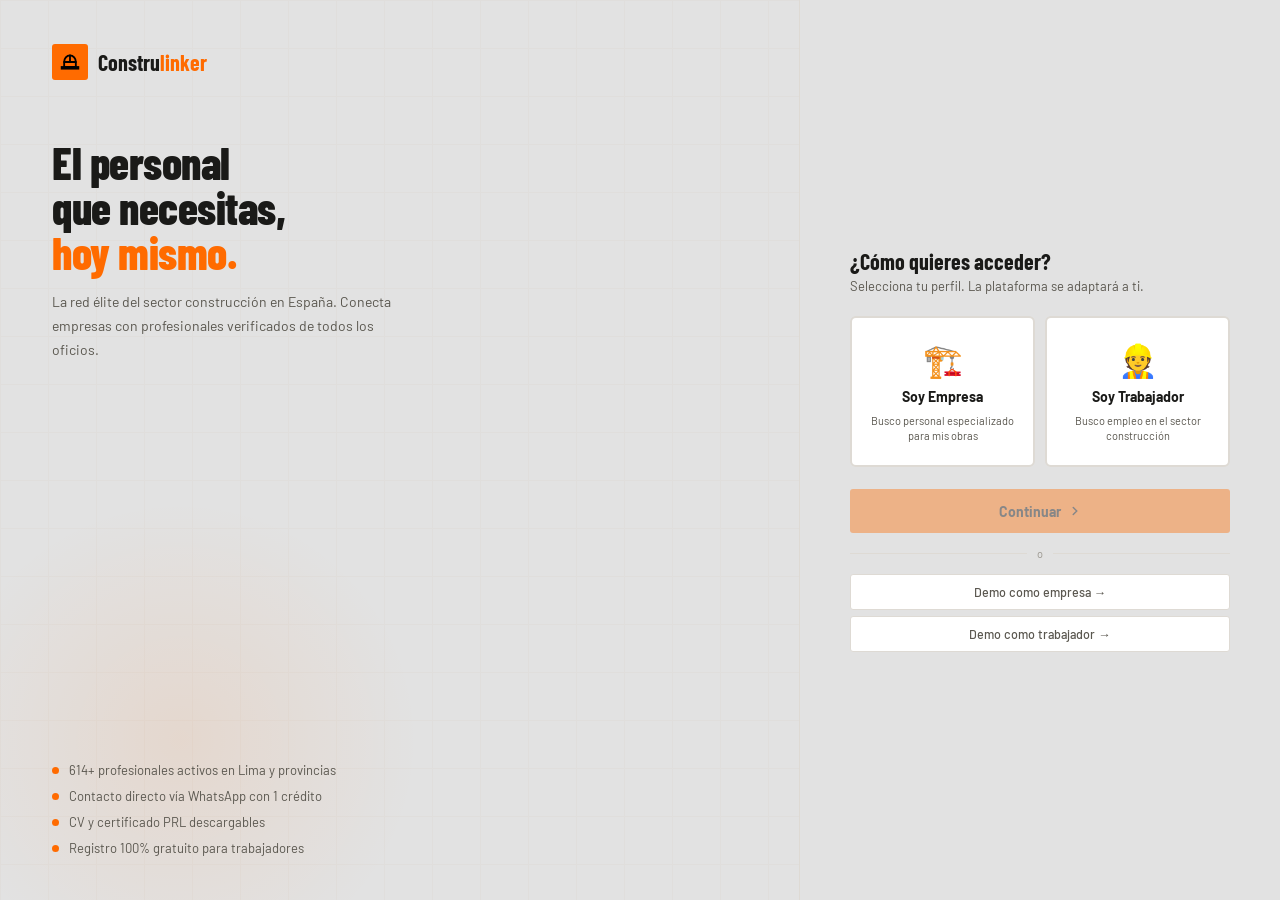
<file: auth.html>
<!DOCTYPE html>
<html lang="es">
<head>
  <meta charset="UTF-8"/>
  <meta name="viewport" content="width=device-width, initial-scale=1.0"/>
  <title>Construlinker — Acceso</title>
  <link rel="preconnect" href="https://fonts.googleapis.com">
  <link href="https://fonts.googleapis.com/css2?family=Barlow:wght@300;400;500;600;700&family=Barlow+Condensed:wght@500;600;700;800&display=swap" rel="stylesheet">
  <script>
    (function(){ try{ var s=JSON.parse(localStorage.getItem('cl_session')||'{}'); if(s.loggedIn) window.location.replace('company-dashboard.html'); }catch(e){} })();
  </script>
  <style>
    :root{ 
  --bg:#e2e2e2; 
  --sf:#e2e2e2; 
  --card:#FFFFFF; 
  --br:#DEDAD4; 
  --brl:#C8C3BB; 
  --tx:#1A1A18; 
  --tm:#5A574F; 
  --td:#9A968E; 
  --or:#FF6B00; 
  --ord:rgba(255,107,0,.1); 
  --gn:#22C55E; 
  --rd:#EF4444; 
  --ra:3px; 
  --rm:6px; 
  --rl:10px; 
  --tr:.18s cubic-bezier(.4,0,.2,1); 
}
    *,*::before,*::after{box-sizing:border-box;margin:0;padding:0}
    html,body{height:100%;font-family:'Barlow',sans-serif;background:var(--bg);color:var(--tx);-webkit-font-smoothing:antialiased}
    .shell{display:grid;grid-template-columns:1fr 480px;min-height:100vh}

    /* LEFT BRAND */
    .brand{background:var(--sf);border-right:1px solid var(--br);padding:44px 52px;display:flex;flex-direction:column;position:relative;overflow:hidden}
    .brand::before{content:'';position:absolute;inset:0;background-image:linear-gradient(var(--br) 1px,transparent 1px),linear-gradient(90deg,var(--br) 1px,transparent 1px);background-size:48px 48px;opacity:.4}
    .brand::after{content:'';position:absolute;bottom:-100px;left:-80px;width:520px;height:520px;background:radial-gradient(ellipse,rgba(255,107,0,.09),transparent 65%);pointer-events:none}
    .brand-inner{position:relative;z-index:1;flex:1;display:flex;flex-direction:column}
    .logo{display:flex;align-items:center;gap:10px;text-decoration:none;margin-bottom:60px}
    .logo-icon{width:36px;height:36px;background:var(--or);border-radius:var(--ra);display:flex;align-items:center;justify-content:center}
    .logo-icon svg{width:20px;height:20px;color:#000}
    .logo-name{font-family:'Barlow Condensed',sans-serif;font-size:22px;font-weight:700;color:var(--tx)}
    .logo-name em{font-style:normal;color:var(--or)}
    .brand h1{font-family:'Barlow Condensed',sans-serif;font-size:clamp(34px,3.5vw,52px);font-weight:800;letter-spacing:-.5px;line-height:1;color:var(--tx);margin-bottom:16px}
    .brand h1 span{color:var(--or)}
    .brand p{font-size:14px;color:var(--tm);line-height:1.7;margin-bottom:40px;max-width:360px}
    .proofs{margin-top:auto;display:flex;flex-direction:column;gap:10px}
    .proof{display:flex;align-items:center;gap:10px;font-size:13px;color:var(--tm)}
    .proof-dot{width:7px;height:7px;border-radius:50%;background:var(--or);flex-shrink:0}

    /* RIGHT FORM */
    .form-panel{display:flex;align-items:center;justify-content:center;padding:40px 48px;overflow-y:auto}
    .form-inner{width:100%;max-width:380px}

    /* STEPS */
    .step{display:none}
    .step.on{display:block;animation:si .22s ease}
    @keyframes si{from{opacity:0;transform:translateY(8px)}to{opacity:1;transform:none}}
    .step-ttl{font-family:'Barlow Condensed',sans-serif;font-size:22px;font-weight:700;color:var(--tx);margin-bottom:4px}
    .step-sub{font-size:13px;color:var(--tm);margin-bottom:22px}

    /* ROLE CARDS */
    .role-grid{display:grid;grid-template-columns:1fr 1fr;gap:10px;margin-bottom:22px}
    .rc{background:var(--card);border:2px solid var(--br);border-radius:var(--rm);padding:22px 14px;text-align:center;cursor:pointer;transition:all var(--tr);display:flex;flex-direction:column;align-items:center;gap:8px}
    .rc:hover{border-color:#FF6B00}
    .rc.sel{border-color:var(--or);background:var(--ord)}
    .rc-icon{font-size:32px}
    .rc-title{font-size:14px;font-weight:700;color:var(--tx)}
    .rc-desc{font-size:11px;color:var(--tm);line-height:1.4}

    /* BUTTONS */
    .btn-pr{width:100%;height:44px;background:var(--or);color:#000;border:none;border-radius:var(--ra);font-size:14px;font-weight:700;font-family:inherit;cursor:pointer;display:flex;align-items:center;justify-content:center;gap:7px;transition:background var(--tr)}
    .btn-pr:hover{background:#FF8533}
    .btn-pr:disabled{opacity:.4;pointer-events:none}
    .btn-back{background:none;border:none;font-size:12.5px;color:var(--tm);cursor:pointer;display:flex;align-items:center;gap:5px;margin-bottom:14px;font-family:inherit;transition:color var(--tr);padding:0}
    .btn-back:hover{color:var(--tx)}
    .btn-demo{width:100%;height:36px;background:var(--card);color:var(--tm);border:1px solid var(--br);border-radius:var(--ra);font-size:12.5px;font-weight:500;cursor:pointer;font-family:inherit;transition:all .18s}
    .btn-demo:hover{border-color:#FF6B00;color:#FF6B00}
    .divider{display:flex;align-items:center;gap:10px;margin:14px 0;font-size:11px;color:var(--td)}
    .divider::before,.divider::after{content:'';flex:1;height:1px;background:var(--br)}
    .tab:hover{color: #FF6B00;}
    .tab.on:hover{color: #FF6B00;}

    /* ROLE PILL */
    .pill{display:flex;align-items:center;gap:10px;background:var(--card);border:1px solid var(--br);border-radius:var(--rm);padding:10px 14px;margin-bottom:16px}
    .pill-icon{font-size:20px}
    .pill-name{font-size:13px;font-weight:700;color:var(--tx);flex:1}
    .pill-badge{font-size:10px;font-weight:700;padding:2px 8px;border-radius:2px;background:var(--ord);color:var(--or);border:1px solid rgba(255,107,0,.2)}

    /* TABS */
    .tabs{display:flex;background:var(--card);border:1px solid var(--br);border-radius:var(--rm);padding:3px;margin-bottom:20px}
    .tab{flex:1;height:34px;background:none;border:none;color:var(--tm);font-size:13px;font-weight:600;border-radius:var(--ra);cursor:pointer;transition:all var(--tr);font-family:inherit}
    .tab.on{background:var(--or);color:#000}

    /* FIELDS */
    .field{display:flex;flex-direction:column;gap:5px;margin-bottom:12px}
    .field label{font-size:10.5px;font-weight:700;text-transform:uppercase;letter-spacing:.7px;color:var(--tm)}
    .field input,.field select{background:var(--card);border:1px solid var(--br);border-radius:var(--ra);color:var(--tx);font-family:inherit;font-size:13.5px;padding:10px 13px;outline:none;width:100%;transition:border-color var(--tr)}
    .field input:focus,.field select:focus{border-color:var(--or)}
    .field input::placeholder{color:var(--td)}
    .field select option{background:var(--sf)}
    .fr{display:grid;grid-template-columns:1fr 1fr;gap:10px}
    .err{background:rgba(239,68,68,.08);border:1px solid rgba(239,68,68,.2);border-radius:var(--ra);padding:10px 13px;font-size:12.5px;color:var(--rd);margin-bottom:12px;display:none}
    .err.on{display:block}
    .switch-link{text-align:center;font-size:12.5px;color:var(--td);margin-top:12px}
    .switch-link a{color:var(--or);cursor:pointer}

    @media(max-width:860px){.shell{grid-template-columns:1fr}.brand{display:none}.form-panel{padding:40px 24px}}
  </style>
</head>
<body>
<div class="shell">

  <!-- BRAND -->
  <div class="brand">
    <div class="brand-inner">
      <a class="logo" href="index.html">
        <div class="logo-icon"><svg viewBox="0 0 24 24" fill="none" stroke="currentColor" stroke-width="2.2" stroke-linecap="round"><path d="M2 18h20v2H2z"/><path d="M12 4C8 4 5 8 5 12v6h14v-6c0-4-3-8-7-8z"/><line x1="12" y1="4" x2="12" y2="12"/><line x1="5" y1="12" x2="19" y2="12"/></svg></div>
        <span class="logo-name">Constru<em>linker</em></span>
      </a>
      <h1>El personal<br>que necesitas,<br><span>hoy mismo.</span></h1>
      <p>La red élite del sector construcción en España. Conecta empresas con profesionales verificados de todos los oficios.</p>
      <div class="proofs">
        <div class="proof"><div class="proof-dot"></div>614+ profesionales activos en Lima y provincias</div>
        <div class="proof"><div class="proof-dot"></div>Contacto directo vía WhatsApp con 1 crédito</div>
        <div class="proof"><div class="proof-dot"></div>CV y certificado PRL descargables</div>
        <div class="proof"><div class="proof-dot"></div>Registro 100% gratuito para trabajadores</div>
      </div>
    </div>
  </div>

  <!-- FORM -->
  <div class="form-panel">
    <div class="form-inner">

      <!-- PASO 1: Selecciona tu rol -->
      <div class="step on" id="s1">
        <div class="step-ttl">¿Cómo quieres acceder?</div>
        <div class="step-sub">Selecciona tu perfil. La plataforma se adaptará a ti.</div>
        <div class="role-grid">
          <div class="rc" id="rc-emp" onclick="pick('empresa')">
            <div class="rc-icon">🏗️</div>
            <div class="rc-title">Soy Empresa</div>
            <div class="rc-desc">Busco personal especializado para mis obras</div>
          </div>
          <div class="rc" id="rc-trab" onclick="pick('trabajador')">
            <div class="rc-icon">👷</div>
            <div class="rc-title">Soy Trabajador</div>
            <div class="rc-desc">Busco empleo en el sector construcción</div>
          </div>
        </div>
        <button class="btn-pr" id="btn-next" disabled onclick="goS2()">
          Continuar
          <svg viewBox="0 0 24 24" fill="none" stroke="currentColor" stroke-width="2.5" stroke-linecap="round" width="14" height="14"><polyline points="9,18 15,12 9,6"/></svg>
        </button>
        <div class="divider">o</div>
        <button class="btn-demo" onclick="demo('empresa')" style="margin-bottom:6px">Demo como empresa →</button>
        <button class="btn-demo" onclick="demo('trabajador')">Demo como trabajador →</button>
      </div>

      <!-- PASO 2: Login / Registro -->
      <div class="step" id="s2">
        <button class="btn-back" onclick="goS1()">
          <svg viewBox="0 0 24 24" fill="none" stroke="currentColor" stroke-width="2" stroke-linecap="round" width="13" height="13"><polyline points="15,18 9,12 15,6"/></svg>
          Cambiar tipo de cuenta
        </button>
        <div class="pill">
          <span class="pill-icon" id="p-icon"></span>
          <span class="pill-name" id="p-name"></span>
          <span class="pill-badge" id="p-badge"></span>
        </div>
        <div class="tabs">
          <button class="tab on" id="t-login"  onclick="mode('login')">Iniciar sesión</button>
          <button class="tab"    id="t-reg"    onclick="mode('reg')">Registrarse gratis</button>
        </div>
        <div class="err" id="err"></div>

        <!-- LOGIN -->
        <div id="f-login">
          <div class="field"><label>Email</label><input type="email" id="l-email" placeholder="tu@email.com"/></div>
          <div class="field"><label>Contraseña</label><input type="password" id="l-pass" placeholder="Tu contraseña"/></div>
          <button class="btn-pr" onclick="doLogin()">Acceder a mi panel <svg viewBox="0 0 24 24" fill="none" stroke="currentColor" stroke-width="2.5" stroke-linecap="round" width="13" height="13"><polyline points="9,18 15,12 9,6"/></svg></button>
          <div class="switch-link">¿No tienes cuenta? <a onclick="mode('reg')">Regístrate gratis</a></div>
        </div>

        <!-- REG EMPRESA -->
        <div id="f-reg-emp" style="display:none">
          <div class="fr">
            <div class="field"><label>Nombre empresa *</label><input type="text" id="re-nom" placeholder="Constructora XYZ"/></div>
            <div class="field"><label>RUC</label><input type="text" id="re-ruc" placeholder="20XXXXXXXX"/></div>
          </div>
          <div class="field"><label>Tipo de empresa</label>
            <select id="re-tipo"><option>Constructora general</option><option>Subcontrata</option><option>Reformista / autónomo</option><option>Promotora inmobiliaria</option><option>Instaladora</option><option>Empresa de servicios</option></select>
          </div>
          <div class="field"><label>Ubicación principal</label><input type="text" id="re-ubic" placeholder="San Isidro, Lima"/></div>
          <div class="field"><label>Email *</label><input type="email" id="re-email" placeholder="contacto@empresa.com"/></div>
          <div class="fr">
            <div class="field"><label>Contraseña *</label><input type="password" id="re-pass" placeholder="Mín. 8 caracteres"/></div>
            <div class="field"><label>Teléfono</label><input type="tel" id="re-phone" placeholder="+51 9XX..."/></div>
          </div>
          <button class="btn-pr" onclick="doRegEmp()">Crear cuenta de empresa <svg viewBox="0 0 24 24" fill="none" stroke="currentColor" stroke-width="2.5" stroke-linecap="round" width="13" height="13"><polyline points="20,6 9,17 4,12"/></svg></button>
          <div class="switch-link">¿Ya tienes cuenta? <a onclick="mode('login')">Inicia sesión</a></div>
        </div>

        <!-- REG TRABAJADOR -->
        <div id="f-reg-trab" style="display:none">
          <div class="fr">
            <div class="field"><label>Nombre *</label><input type="text" id="rt-nom" placeholder="Juan"/></div>
            <div class="field"><label>Apellido *</label><input type="text" id="rt-ap" placeholder="Gómez"/></div>
          </div>
          <div class="field"><label>Especialidad / Oficio *</label><input type="text" id="rt-esp" placeholder="Ej: Electricista industrial"/></div>
          <div class="fr">
            <div class="field"><label>Categoría</label>
              <select id="rt-cat"><option>Obra gruesa</option><option>Acabados</option><option>Instalaciones</option><option>Maquinaria</option><option>Técnicos</option><option>Auxiliares</option></select>
            </div>
            <div class="field"><label>Experiencia</label>
              <select id="rt-exp"><option value="1">Menos de 1 año</option><option value="2">1–2 años</option><option value="3">3–5 años</option><option value="6">6–9 años</option><option value="10">10+ años</option></select>
            </div>
          </div>
          <div class="field"><label>Ubicación</label><input type="text" id="rt-ubic" placeholder="Ej: Callao, Lima"/></div>
          <div class="field"><label>Email *</label><input type="email" id="rt-email" placeholder="tu@email.com"/></div>
          <div class="fr">
            <div class="field"><label>Contraseña *</label><input type="password" id="rt-pass" placeholder="Mín. 8 caracteres"/></div>
            <div class="field"><label>WhatsApp</label><input type="tel" id="rt-phone" placeholder="+51 9XX..."/></div>
          </div>
          <button class="btn-pr" onclick="doRegTrab()">Crear perfil profesional gratis <svg viewBox="0 0 24 24" fill="none" stroke="currentColor" stroke-width="2.5" stroke-linecap="round" width="13" height="13"><polyline points="20,6 9,17 4,12"/></svg></button>
          <div class="switch-link">¿Ya tienes cuenta? <a onclick="mode('login')">Inicia sesión</a></div>
        </div>
      </div>

    </div>
  </div>
</div>

<script>
'use strict';
let ROL = null, MODE = 'login';
const g = id => document.getElementById(id);
const v = id => (g(id)?.value||'').trim();
const em = e => /^[^\s@]+@[^\s@]+\.[^\s@]+$/.test(e);
function err(m){ g('err').textContent=m; g('err').classList.add('on'); }
function noErr(){ g('err').classList.remove('on'); }
function sess(s){ try{ localStorage.setItem('cl_session',JSON.stringify(s)); }catch(e){} }

function pick(r){
  ROL=r;
  g('rc-emp').classList.toggle('sel', r==='empresa');
  g('rc-trab').classList.toggle('sel', r==='trabajador');
  g('btn-next').disabled=false;
}

function goS2(){
  if(!ROL) return;
  g('s1').classList.remove('on'); g('s2').classList.add('on');
  g('p-icon').textContent = ROL==='empresa' ? '🏗️' : '👷';
  g('p-name').textContent = ROL==='empresa' ? 'Empresa / Contratista' : 'Profesional de obra';
  g('p-badge').textContent= ROL==='empresa' ? 'EMPRESA' : 'TRABAJADOR';
  mode('login');
}

function goS1(){
  g('s2').classList.remove('on'); g('s1').classList.add('on'); noErr();
}

function mode(m){
  MODE=m;
  g('t-login').classList.toggle('on', m==='login');
  g('t-reg').classList.toggle('on', m==='reg');
  g('f-login').style.display           = m==='login' ? '' : 'none';
  g('f-reg-emp').style.display         = (m==='reg' && ROL==='empresa')    ? '' : 'none';
  g('f-reg-trab').style.display        = (m==='reg' && ROL==='trabajador') ? '' : 'none';
  noErr();
}

function doLogin(){
  const email=v('l-email'), pass=v('l-pass');
  if(!email||!pass){ err('Introduce tu email y contraseña.'); return; }
  if(!em(email)){ err('El email no es válido.'); return; }
  sess({ type:ROL||'empresa', email, loggedIn:true });
  window.location.href='company-dashboard.html';
}

function doRegEmp(){
  const nom=v('re-nom'), email=v('re-email'), pass=v('re-pass');
  if(!nom){ err('El nombre de empresa es obligatorio.'); return; }
  if(!email||!em(email)){ err('Email no válido.'); return; }
  if(!pass||pass.length<8){ err('Contraseña mín. 8 caracteres.'); return; }
  try{ localStorage.setItem('cl_empresa', JSON.stringify({
    nombre:nom, ruc:v('re-ruc'), tipo:g('re-tipo').value,
    ubicacion:v('re-ubic'), email, telefono:v('re-phone'),
    registeredAt:new Date().toISOString()
  })); }catch(e){}
  sess({ type:'empresa', email, loggedIn:true });
  window.location.href='company-dashboard.html';
}

function doRegTrab(){
  const nom=v('rt-nom'), ap=v('rt-ap'), esp=v('rt-esp'), email=v('rt-email'), pass=v('rt-pass');
  if(!nom||!ap){ err('Nombre y apellido obligatorios.'); return; }
  if(!esp){ err('Indica tu especialidad.'); return; }
  if(!email||!em(email)){ err('Email no válido.'); return; }
  if(!pass||pass.length<8){ err('Contraseña mín. 8 caracteres.'); return; }
  const phone=v('rt-phone');
  try{ localStorage.setItem('cl_worker', JSON.stringify({ profile:{
    id:Date.now(), name:`${nom} ${ap}`, specialty:esp,
    category:g('rt-cat').value, exp:parseInt(g('rt-exp').value)||1,
    expLabel:g('rt-exp').options[g('rt-exp').selectedIndex].text,
    location:v('rt-ubic')||'Lima, España',
    phone, email, whatsapp:phone.replace(/\D/g,''),
    availability:'available', tags:[], about:'',
    docs:{cv:false,prl:false,cert:false,dni:false},
    viewedBy:[], offers:[],
    stats:{views:0,offers:0,contacts:0,docsDownloaded:0},
    isWorker:true, registeredAt:new Date().toISOString()
  }})); }catch(e){}
  sess({ type:'trabajador', email, loggedIn:true });
  window.location.href='company-dashboard.html';
}

function demo(r){
  sess({ type:r, demo:true, loggedIn:true });
  window.location.href='company-dashboard.html';
}

// URL params pre-fill
const p=new URLSearchParams(location.search);
const tp=p.get('type'), md=p.get('mode');
if(tp){ pick(tp); }
if(tp&&md==='register'){ goS2(); setTimeout(()=>mode('reg'),30); }

document.addEventListener('keydown', e=>{
  if(e.key!=='Enter') return;
  if(g('s2').classList.contains('on')){
    if(MODE==='login') doLogin();
    else if(ROL==='empresa') doRegEmp();
    else doRegTrab();
  }
});
</script>
</body>
</html>
</file>
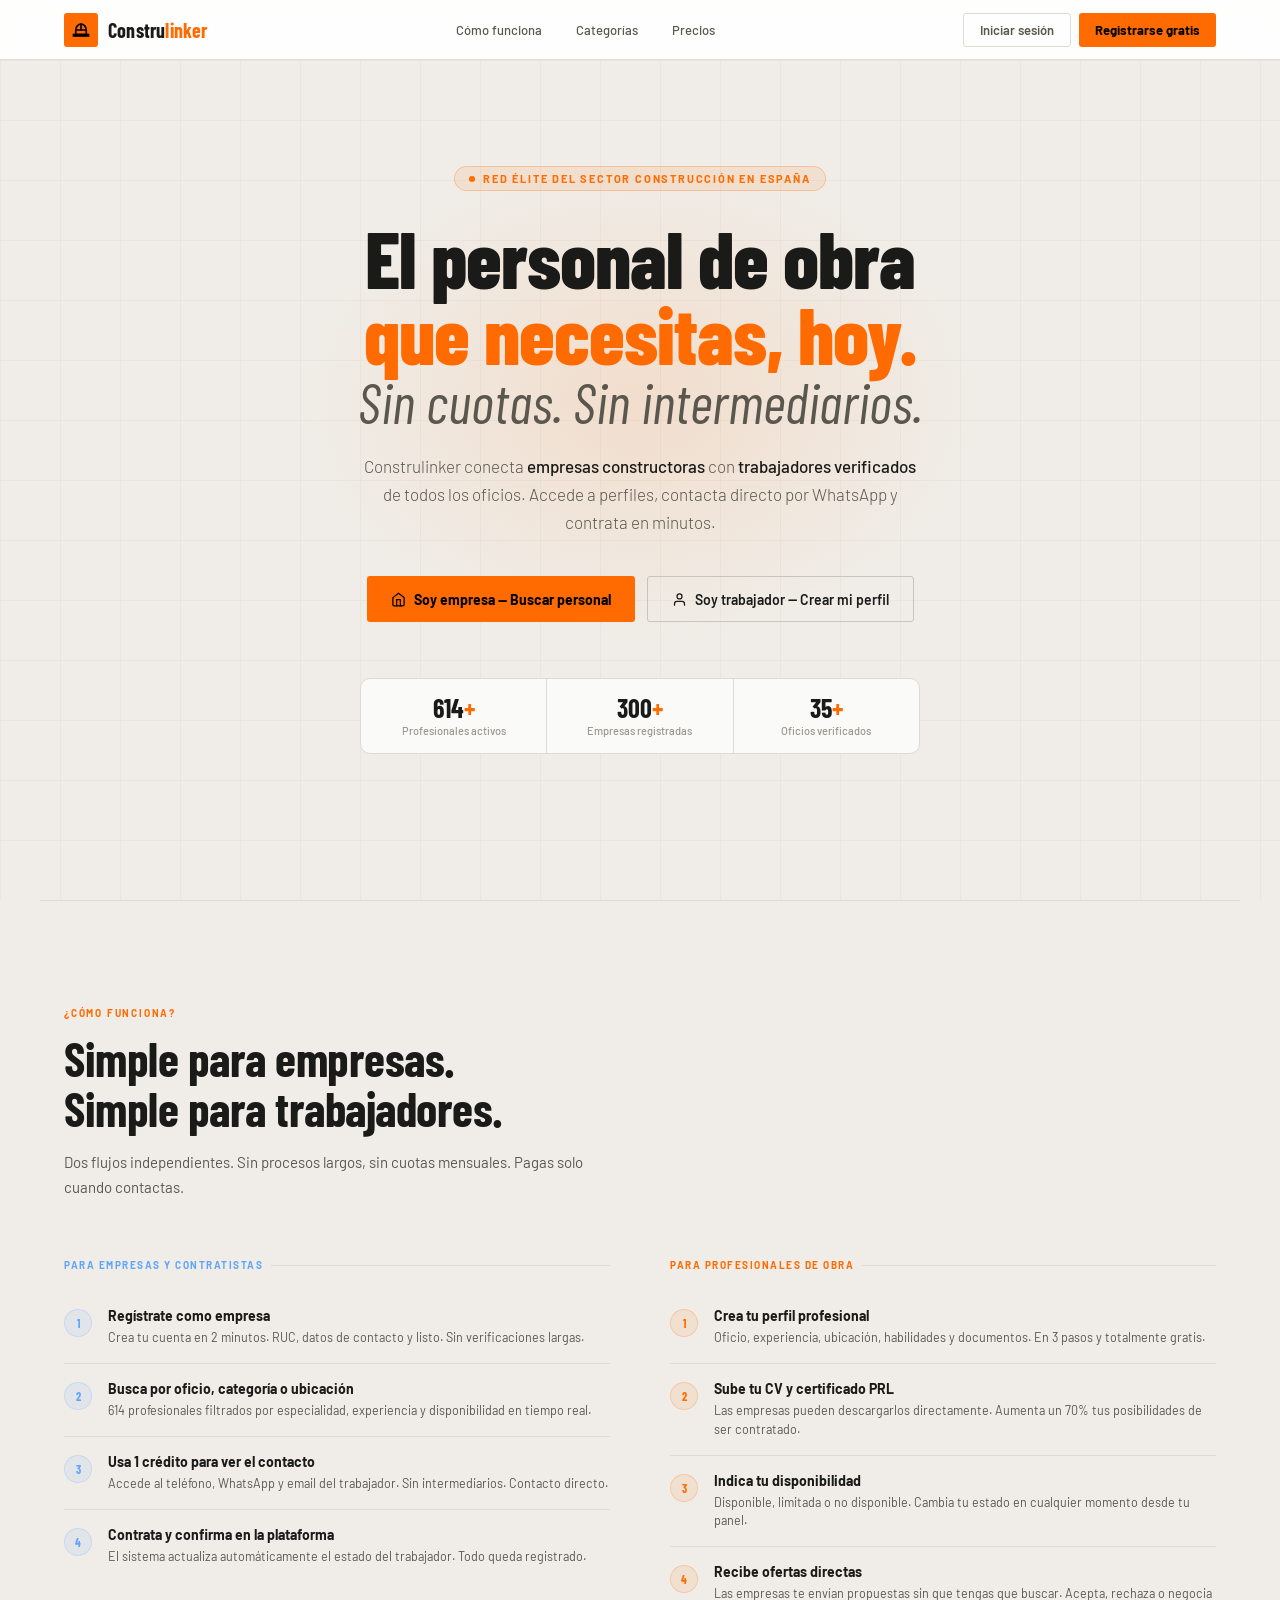
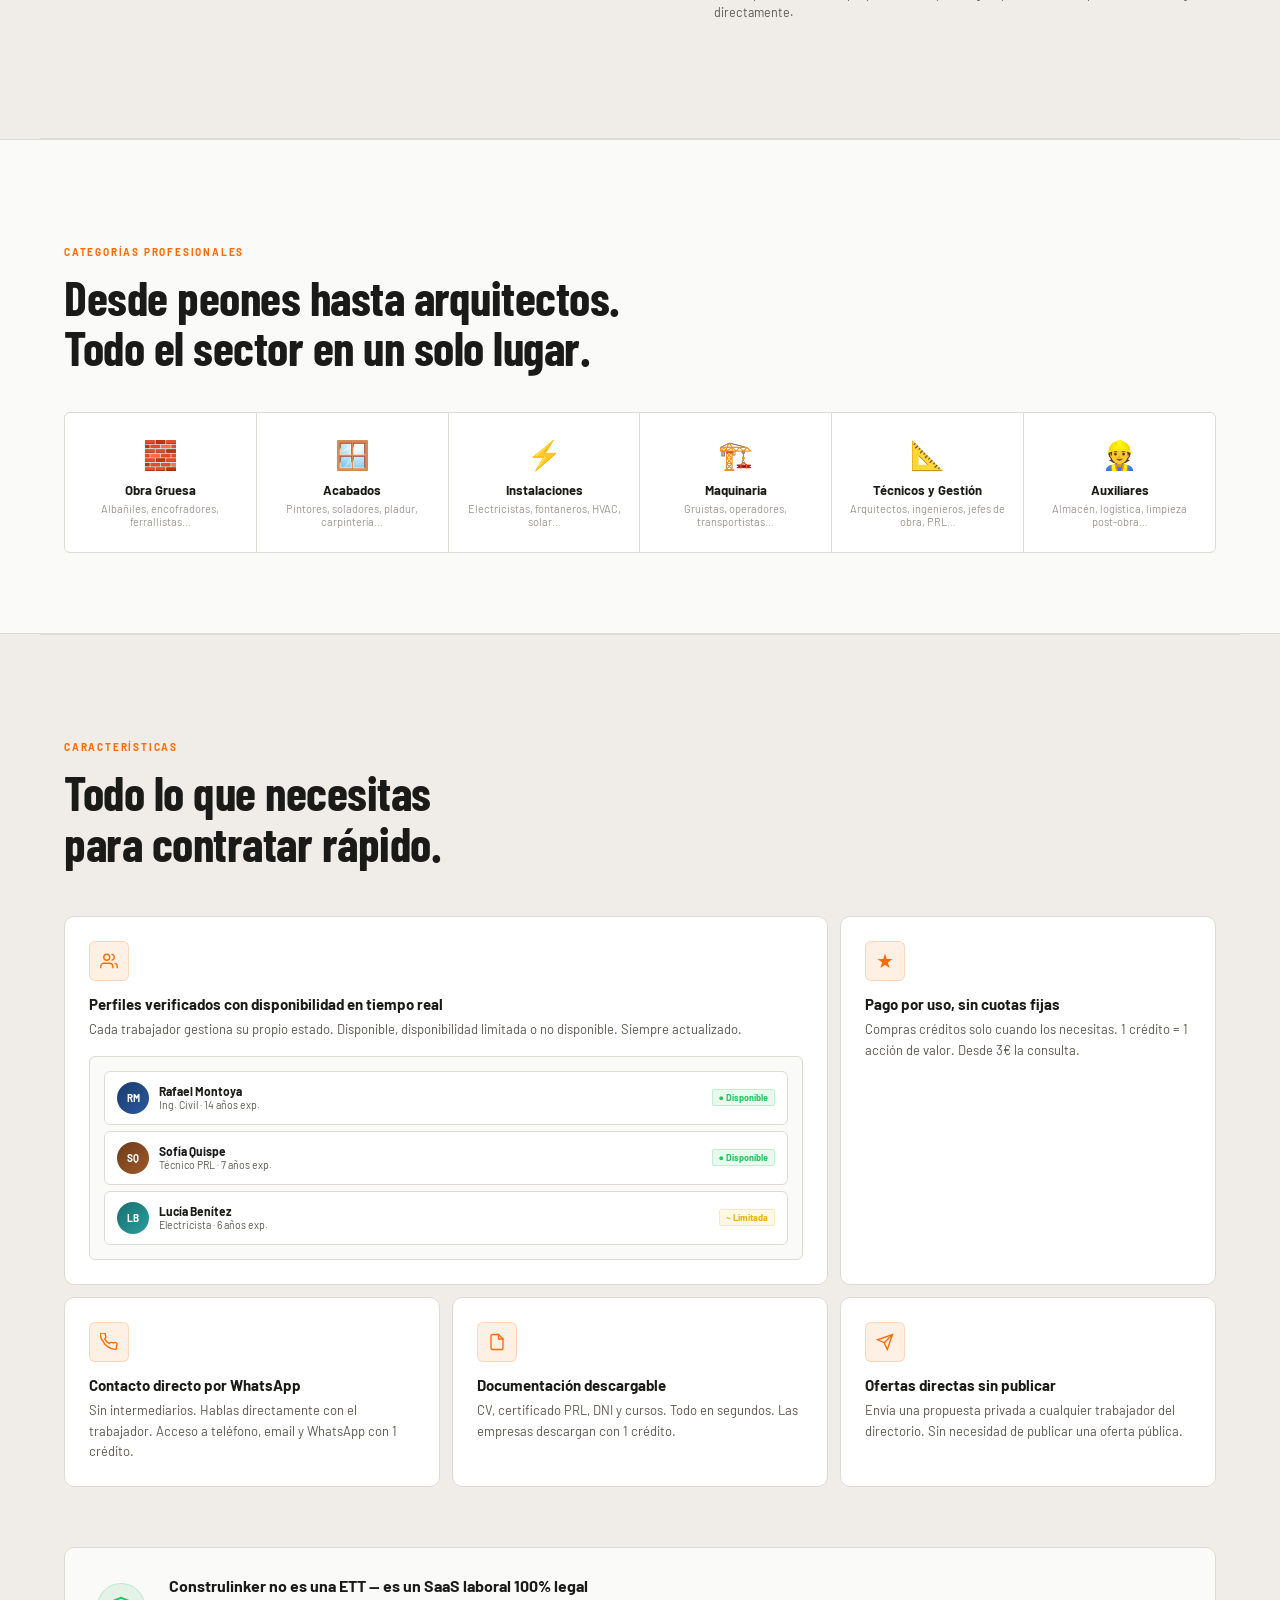
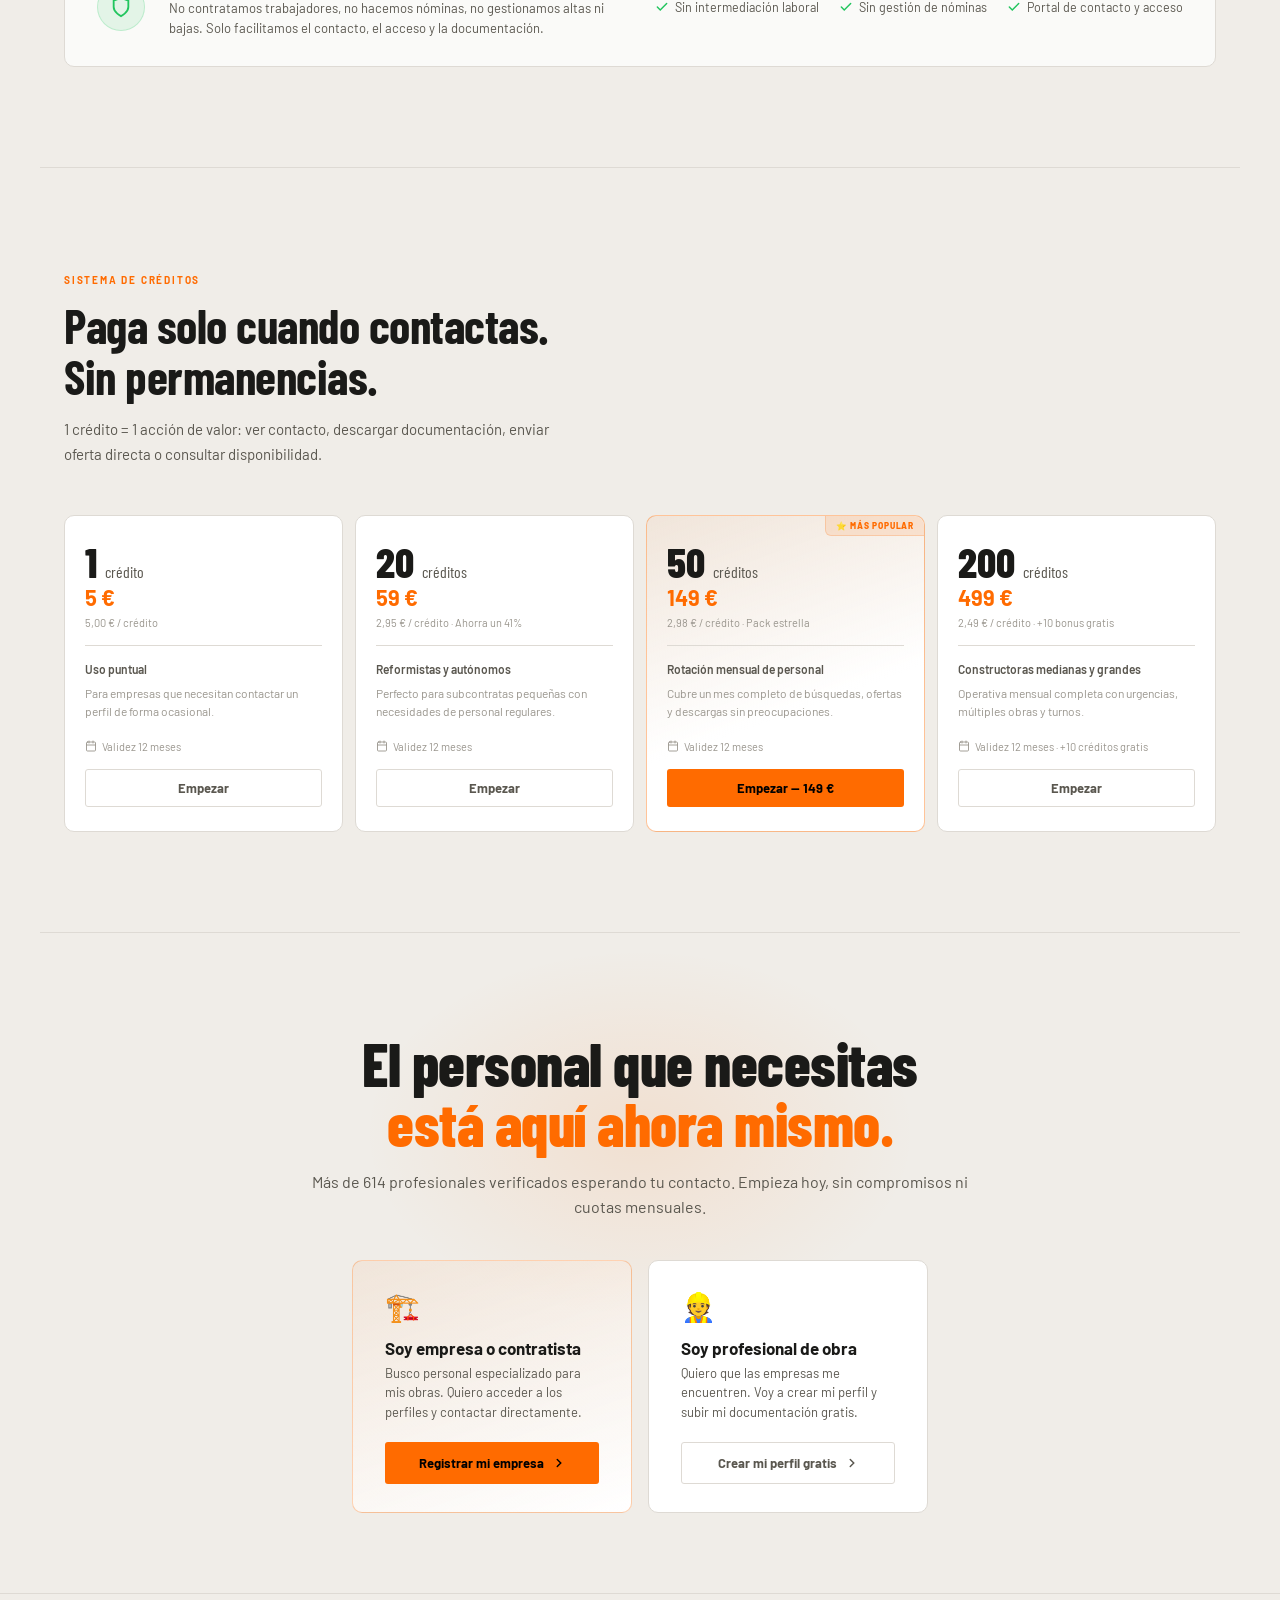
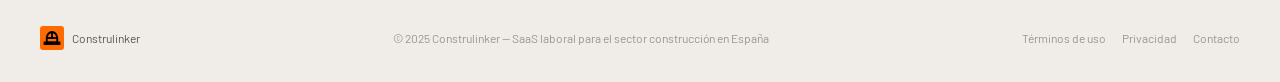
<file: company-dashboard.html>
<!DOCTYPE html>
<html lang="es">
<head>
  <meta charset="UTF-8"/>
  <meta name="viewport" content="width=device-width, initial-scale=1.0"/>
  <title>Construlinker</title>
  <link rel="preconnect" href="https://fonts.googleapis.com">
  <link href="https://fonts.googleapis.com/css2?family=Barlow:wght@300;400;500;600;700&family=Barlow+Condensed:wght@500;600;700&display=swap" rel="stylesheet">
  <link rel="stylesheet" href="styles.css"/>
  <link rel="stylesheet" href="worker-styles.css"/>
  <script>
    (function(){
      try{ var s=JSON.parse(localStorage.getItem('cl_session')||'{}'); if(!s.loggedIn) window.location.replace('index.html'); }catch(e){ window.location.replace('index.html'); }
    })();
  </script>
</head>
<body>

<!-- ══ TOPNAV ═══════════════════════════════════════════ -->
<nav class="topnav" id="topnav">
  <div class="topnav__inner">

    <!-- Brand -->
    <a class="topnav__brand" href="#" onclick="navigate('feed');return false;">
      <div class="brand-icon">
        <svg viewBox="0 0 24 24" fill="none" stroke="currentColor" stroke-width="2.2" stroke-linecap="round">
          <path d="M2 18h20v2H2z"/><path d="M12 4C8 4 5 8 5 12v6h14v-6c0-4-3-8-7-8z"/>
          <line x1="12" y1="4" x2="12" y2="12"/><line x1="5" y1="12" x2="19" y2="12"/>
        </svg>
      </div>
      <span class="brand-name">Constru<em>linker</em></span>
    </a>

    <!-- Search -->
    <div class="topnav__search">
      <svg viewBox="0 0 24 24" fill="none" stroke="currentColor" stroke-width="1.8" stroke-linecap="round"><circle cx="11" cy="11" r="8"/><path d="m21 21-4.3-4.3"/></svg>
      <input type="text" placeholder="Busca oficio, empresa o especialidad…" id="globalSearch"/>
    </div>

    <!-- Nav links — inyectados por main.js según rol -->
    <div class="topnav__links" id="navLinks">
      <!-- Inicio (siempre) -->
      <button class="nav-link active" data-page="feed" onclick="navigate('feed')">
        <svg viewBox="0 0 24 24" fill="none" stroke="currentColor" stroke-width="1.8" stroke-linecap="round"><path d="M3 9l9-7 9 7v11a2 2 0 01-2 2H5a2 2 0 01-2-2z"/><polyline points="9,22 9,12 15,12 15,22"/></svg>
        <span>Inicio</span>
      </button>
      <!-- Links adicionales por rol -->
      <div id="navRoleLinks" style="display:contents"></div>
      <!-- Mi Perfil (siempre) -->
      <button class="nav-link" data-page="perfil" onclick="navigate('perfil')">
        <svg viewBox="0 0 24 24" fill="none" stroke="currentColor" stroke-width="1.8" stroke-linecap="round"><path d="M20 21v-2a4 4 0 00-4-4H8a4 4 0 00-4 4v2"/><circle cx="12" cy="7" r="4"/></svg>
        <span>Mi Perfil</span>
      </button>
    </div>

    <!-- Mensajes (siempre) -->
    <a class="topnav__icon-btn" href="messages.html" title="Mensajes">
      <svg viewBox="0 0 24 24" fill="none" stroke="currentColor" stroke-width="1.8" stroke-linecap="round" width="18" height="18"><path d="M21 15a2 2 0 01-2 2H7l-4 4V5a2 2 0 012-2h14a2 2 0 012 2z"/></svg>
      <span class="topnav__icon-badge" id="msgBadge" style="display:none">0</span>
    </a>

    <!-- Notificaciones (siempre) -->
    <div class="topnav__icon-btn" id="notifBtn" onclick="toggleNotifPanel()" title="Notificaciones">
      <svg viewBox="0 0 24 24" fill="none" stroke="currentColor" stroke-width="1.8" stroke-linecap="round" width="18" height="18"><path d="M18 8A6 6 0 006 8c0 7-3 9-3 9h18s-3-2-3-9"/><path d="M13.73 21a2 2 0 01-3.46 0"/></svg>
      <span class="topnav__icon-badge" id="notifBadge" style="display:none">0</span>
    </div>

    <!-- Widget contextual: créditos (empresa) o disponibilidad (trabajador) -->
    <div id="navWidget"></div>

    <!-- Avatar + menú usuario -->
    <div class="nav-user-menu" id="navUserMenu" onclick="toggleUserMenu()">
      <div class="nav-user-avatar" id="navAvatar">?</div>
      <svg viewBox="0 0 24 24" fill="none" stroke="currentColor" stroke-width="2" stroke-linecap="round" width="11" height="11"><polyline points="6,9 12,15 18,9"/></svg>
    </div>

  </div>
</nav>

<!-- Notification panel -->
<div class="notif-panel" id="notifPanel">
  <div class="notif-panel__header">
    <span class="notif-panel__title">Notificaciones</span>
    <button class="link-btn" onclick="markAllRead()" style="font-size:11px">Marcar todo leído</button>
  </div>
  <div class="notif-list" id="notifList"></div>
</div>

<!-- Search dropdown -->
<div class="search-dropdown" id="searchDropdown"></div>

<!-- User dropdown -->
<div class="user-dropdown" id="userDropdown">
  <div style="padding:14px 16px 12px;border-bottom:1px solid var(--border)">
    <div style="font-size:14px;font-weight:700;color:var(--tx,var(--text))" id="udName">Usuario</div>
    <div style="font-size:11px;color:var(--text-muted)" id="udRole">Empresa</div>
  </div>
  <button class="ud-item" onclick="navigate('perfil');toggleUserMenu()">
    <svg viewBox="0 0 24 24" fill="none" stroke="currentColor" stroke-width="1.8" stroke-linecap="round" width="14" height="14"><path d="M20 21v-2a4 4 0 00-4-4H8a4 4 0 00-4 4v2"/><circle cx="12" cy="7" r="4"/></svg>
    Mi perfil
  </button>
  <button class="ud-item" id="udCredits" onclick="navigate('creditos');toggleUserMenu()" style="display:none">
    <svg viewBox="0 0 24 24" fill="currentColor" width="14" height="14"><path d="M12 2l2.4 7.4H22l-6.2 4.5 2.4 7.4L12 17l-6.2 4.3 2.4-7.4L2 9.4h7.6z"/></svg>
    Mis créditos
  </button>
  <button class="ud-item" onclick="window.location.href='messages.html'">
    <svg viewBox="0 0 24 24" fill="none" stroke="currentColor" stroke-width="1.8" stroke-linecap="round" width="14" height="14"><path d="M21 15a2 2 0 01-2 2H7l-4 4V5a2 2 0 012-2h14a2 2 0 012 2z"/></svg>
    Mensajes
  </button>
  <div style="height:1px;background:var(--border)"></div>
  <button class="ud-item ud-logout" onclick="logout()">
    <svg viewBox="0 0 24 24" fill="none" stroke="currentColor" stroke-width="1.8" stroke-linecap="round" width="14" height="14"><path d="M9 21H5a2 2 0 01-2-2V5a2 2 0 012-2h4"/><polyline points="16,17 21,12 16,7"/><line x1="21" y1="12" x2="9" y2="12"/></svg>
    Cerrar sesión
  </button>
</div>

<!-- Semáforo créditos (empresa) -->
<div class="semaforo-banner" id="semaforoBanner" style="display:none">
  <svg viewBox="0 0 24 24" fill="none" stroke="currentColor" stroke-width="2" stroke-linecap="round" width="16" height="16"><path d="M10.29 3.86L1.82 18a2 2 0 001.71 3h16.94a2 2 0 001.71-3L13.71 3.86a2 2 0 00-3.42 0z"/><line x1="12" y1="9" x2="12" y2="13"/><line x1="12" y1="17" x2="12.01" y2="17"/></svg>
  <span id="semaforoText"></span>
  <button onclick="navigate('creditos')" class="semaforo-btn">Comprar ahora</button>
</div>

<!-- ══ MAIN ══════════════════════════════════════════════ -->
<main class="app-main">

  <!-- ── PAGE: INICIO ─────────────────────────────────── -->
  <div class="page active" id="page-feed">
    <div class="layout-feed">
      <!-- Sidebar izquierdo: inyectado por main.js -->
      <aside class="sidebar-left" id="sidebarLeft"></aside>

      <!-- Centro: mismo para ambos roles -->
      <section class="feed-center">
        <div class="post-composer">
          <div class="avatar-circle sm" id="composerAvatar" style="background:linear-gradient(135deg,#7F2A4A,#4A2A7F)">?</div>
          <div class="composer-input" onclick="document.getElementById('composerActions').style.display='flex'">
            <span id="composerHint">Publica una novedad…</span>
          </div>
        </div>
        <div class="composer-actions" id="composerActions"></div>
        <div id="feedPosts"></div>
      </section>

      <!-- Sidebar derecho: inyectado por main.js -->
      <aside class="sidebar-right" id="sidebarRight"></aside>
    </div>
  </div>

  <!-- ── PAGE: PERSONAL (empresa) / EMPRESAS (trabajador) ─ -->
  <div class="page" id="page-buscar">
    <div class="buscar-layout">
      <!-- Filtros (empresa) o buscador (trabajador) — inyectado -->
      <aside class="filter-sidebar" id="buscarSidebar">
        <div class="filter-header">Filtros</div>
        <div class="filter-group">
          <div class="filter-group__title">Disponibilidad</div>
          <label class="filter-check"><input type="checkbox" class="f-disp" value="available" checked onchange="applyFilters()"> Disponible</label>
          <label class="filter-check"><input type="checkbox" class="f-disp" value="limited"   checked onchange="applyFilters()"> Disp. limitada</label>
          <label class="filter-check"><input type="checkbox" class="f-disp" value="busy"             onchange="applyFilters()"> No disponible</label>
        </div>
        <div class="filter-group">
          <div class="filter-group__title">Categoría</div>
          <label class="filter-check"><input type="checkbox" class="f-cat" value="all" checked onchange="applyFilters()"> Todas</label>
          <label class="filter-check"><input type="checkbox" class="f-cat" value="Obra gruesa"   onchange="applyFilters()"> Obra Gruesa</label>
          <label class="filter-check"><input type="checkbox" class="f-cat" value="Acabados"      onchange="applyFilters()"> Acabados</label>
          <label class="filter-check"><input type="checkbox" class="f-cat" value="Instalaciones" onchange="applyFilters()"> Instalaciones</label>
          <label class="filter-check"><input type="checkbox" class="f-cat" value="Maquinaria"    onchange="applyFilters()"> Maquinaria</label>
          <label class="filter-check"><input type="checkbox" class="f-cat" value="Técnicos"      onchange="applyFilters()"> Técnicos</label>
          <label class="filter-check"><input type="checkbox" class="f-cat" value="Auxiliares"    onchange="applyFilters()"> Auxiliares</label>
        </div>
        <div class="filter-group">
          <div class="filter-group__title">Experiencia</div>
          <label class="filter-check"><input type="radio" name="exp" value="all"    checked onchange="applyFilters()"> Cualquiera</label>
          <label class="filter-check"><input type="radio" name="exp" value="junior"         onchange="applyFilters()"> 0–3 años</label>
          <label class="filter-check"><input type="radio" name="exp" value="mid"            onchange="applyFilters()"> 4–9 años</label>
          <label class="filter-check"><input type="radio" name="exp" value="senior"         onchange="applyFilters()"> 10+ años</label>
        </div>
      </aside>
      <div class="buscar-results" id="buscarResults">
        <div class="buscar-topbar">
          <div>
            <span class="results-title" id="buscarTitle">Profesionales Verificados</span>
            <span class="results-count" id="resultsCount"></span>
          </div>
          <select class="sort-select" id="sortSelect" onchange="applyFilters()">
            <option value="recent">Más reciente</option>
            <option value="exp">Mayor experiencia</option>
            <option value="avail">Disponible primero</option>
          </select>
        </div>
        <div class="alert-danger" id="alertNoCredits" style="display:none">
          <svg viewBox="0 0 24 24" fill="none" stroke="currentColor" stroke-width="2" width="16" height="16" stroke-linecap="round"><circle cx="12" cy="12" r="10"/><line x1="12" y1="8" x2="12" y2="12"/></svg>
          <div><strong>Sin créditos.</strong> Compra un pack para ver contactos.</div>
          <button class="btn-orange sm" onclick="navigate('creditos')">Comprar pack</button>
        </div>
        <div class="prof-grid" id="profGrid"></div>
      </div>
    </div>
  </div>

  <!-- ── PAGE: PERFILES URGENTES (empresa) ────────────── -->
  <div class="page" id="page-urgentes">
    <div style="max-width:1100px;margin:0 auto;padding:24px 20px">
      <div style="margin-bottom:20px">
        <div style="font-family:'Barlow Condensed',sans-serif;font-size:26px;font-weight:700;color:var(--text);margin-bottom:4px">
          <svg viewBox="0 0 24 24" fill="none" stroke="var(--orange)" stroke-width="2" width="20" height="20" stroke-linecap="round" style="vertical-align:middle;margin-right:6px"><circle cx="12" cy="12" r="10"/><polyline points="12,6 12,12 16,14"/></svg>
          Perfiles Urgentes
        </div>
        <div style="font-size:13px;color:var(--text-muted)">Profesionales disponibles para incorporarse hoy o mañana. Accede con 1 crédito.</div>
      </div>
      <div class="prof-grid" id="urgentesGrid"></div>
    </div>
  </div>

  <!-- ── PAGE: CRÉDITOS (empresa) ─────────────────────── -->
  <div class="page" id="page-creditos">
    <div class="creditos-layout">
      <div class="creditos-main">
        <div class="credits-hero">
          <div>
            <div class="credits-hero__label">SALDO ACTUAL</div>
            <div class="credits-hero__value" id="creditsHeroValue">10</div>
            <div class="credits-hero__sub">créditos disponibles · válidos 12 meses</div>
          </div>
          <svg viewBox="0 0 24 24" fill="currentColor" width="80" height="80" style="opacity:.08"><path d="M12 2l2.4 7.4H22l-6.2 4.5 2.4 7.4L12 17l-6.2 4.3 2.4-7.4L2 9.4h7.6z"/></svg>
        </div>
        <div class="semaforo-inline" id="semaforoInline" style="display:none">
          <div class="semaforo-dot" id="semaforoDot"></div>
          <span id="semaforoInlineText"></span>
          <button class="semaforo-btn sm" onclick="scrollToPacks()">Ver packs</button>
        </div>
        <div class="historial-section">
          <div class="historial-header">
            <span>Historial de movimientos</span>
            <button class="link-btn" onclick="clearHistory()">Borrar historial</button>
          </div>
          <div id="historialList"></div>
        </div>
      </div>
      <div class="creditos-sidebar" id="packsSection">
        <div class="packs-title">Elige tu pack de créditos</div>
        <div class="packs-list" id="packsGrid"></div>
        <div class="packs-note">
          <svg viewBox="0 0 24 24" fill="none" stroke="currentColor" stroke-width="1.8" width="13" height="13" stroke-linecap="round"><rect x="3" y="11" width="18" height="11" rx="2"/><path d="M7 11V7a5 5 0 0110 0v4"/></svg>
          Pago seguro. Los créditos no caducan en 12 meses y los packs se pueden combinar.
        </div>
      </div>
    </div>
  </div>

  <!-- ── PAGE: MI PERFIL ──────────────────────────────── -->
  <div class="page" id="page-perfil">
    <div id="perfilContent"><!-- inyectado por main.js --></div>
  </div>

  <!-- ── PAGE: OFERTAS DE EMPLEO (trabajador) ─────────── -->
  <div class="page" id="page-empleo">
    <div class="w-empleo-layout">
      <div class="w-edit-header" style="padding:20px 20px 0">
        <div>
          <div class="w-edit-title">Ofertas de Empleo</div>
          <div class="w-edit-sub">Publicadas por empresas en Construlinker.</div>
        </div>
        <select class="sort-select" id="empleoFilter" onchange="renderEmpleos()">
          <option value="all">Todas las categorías</option>
          <option value="Obra gruesa">Obra Gruesa</option>
          <option value="Acabados">Acabados</option>
          <option value="Instalaciones">Instalaciones</option>
          <option value="Maquinaria">Maquinaria</option>
          <option value="Técnicos">Técnicos</option>
          <option value="Auxiliares">Auxiliares</option>
        </select>
      </div>
      <div class="empleo-grid" id="empleoGrid"></div>
    </div>
  </div>

  <!-- ── PAGE: MIS DOCUMENTOS (trabajador) ────────────── -->
  <div class="page" id="page-documentos">
    <div class="w-docs-layout">
      <div class="w-edit-header" style="padding:20px 20px 0">
        <div>
          <div class="w-edit-title">Mis Documentos</div>
          <div class="w-edit-sub">Las empresas usan 1 crédito para descargar cada documento.</div>
        </div>
      </div>
      <div class="docs-main-grid" id="docsGrid"></div>
    </div>
  </div>

  <!-- ── PAGE: ACTIVIDAD ──────────────────────────────── -->
  <div class="page" id="page-actividad">
    <div id="actividadContent" style="max-width:900px;margin:0 auto;padding:24px 20px"></div>
  </div>

</main>

<!-- ══ MODALES ══════════════════════════════════════════ -->
<!-- Perfil trabajador (empresa) -->
<div class="modal-overlay" id="workerModal" onclick="closeModalOverlay(event,'workerModal')">
  <div class="modal-box" id="workerModalBox"></div>
</div>
<!-- Compra pack -->
<div class="modal-overlay" id="buyModal" onclick="closeModalOverlay(event,'buyModal')">
  <div class="modal-box small" id="buyModalBox"></div>
</div>
<!-- Confirmar contratación (trabajador) -->
<div class="modal-overlay" id="hireModal" onclick="closeModalOverlay(event,'hireModal')">
  <div class="modal-box small">
    <div class="modal-header">
      <div class="modal-title">Confirmar contratación</div>
      <button class="modal-close" onclick="closeModal('hireModal')"><svg viewBox="0 0 24 24" fill="none" stroke="currentColor" stroke-width="2" width="16" height="16" stroke-linecap="round"><line x1="18" y1="6" x2="6" y2="18"/><line x1="6" y1="6" x2="18" y2="18"/></svg></button>
    </div>
    <div class="modal-body">
      <p style="font-size:13.5px;color:var(--text-muted);line-height:1.65;margin-bottom:16px">Indica el tipo de contrato para actualizar tu disponibilidad automáticamente:</p>
      <div style="display:flex;flex-direction:column;gap:8px;margin-bottom:20px">
        <button class="hire-type-btn" onclick="confirmHire('full')"><span>Jornada completa</span><span style="font-size:11px;color:var(--text-muted)">→ No disponible</span></button>
        <button class="hire-type-btn" onclick="confirmHire('partial')"><span>Contrato parcial / por obra</span><span style="font-size:11px;color:var(--text-muted)">→ Disponibilidad limitada</span></button>
      </div>
      <button class="btn-ghost w-full" onclick="closeModal('hireModal')">Cancelar</button>
    </div>
  </div>
</div>
<!-- Baja voluntaria (trabajador) -->
<div class="modal-overlay" id="leaveModal" onclick="closeModalOverlay(event,'leaveModal')">
  <div class="modal-box small">
    <div class="modal-header">
      <div class="modal-title" style="color:var(--red)">Baja voluntaria</div>
      <button class="modal-close" onclick="closeModal('leaveModal')"><svg viewBox="0 0 24 24" fill="none" stroke="currentColor" stroke-width="2" width="16" height="16" stroke-linecap="round"><line x1="18" y1="6" x2="6" y2="18"/><line x1="6" y1="6" x2="18" y2="18"/></svg></button>
    </div>
    <div class="modal-body">
      <p style="font-size:13.5px;color:var(--text-muted);line-height:1.65;margin-bottom:20px">Tu perfil quedará como <strong>No disponible</strong> y no aparecerás en búsquedas. Puedes reactivarlo cuando quieras.</p>
      <div style="display:flex;gap:10px">
        <button class="btn-orange" style="background:var(--red);flex:1" onclick="executeBaja()">Confirmar baja</button>
        <button class="btn-ghost" style="flex:1" onclick="closeModal('leaveModal')">Cancelar</button>
      </div>
    </div>
  </div>
</div>

<!-- Toast -->
<div class="toast" id="toastEl">
  <div class="toast__icon" id="toastIcon"></div>
  <div class="toast__body"><strong id="toastTitle"></strong><span id="toastSub"></span></div>
</div>

<script src="app.js"></script>
<script src="main.js"></script>
</body>
</html>
</file>
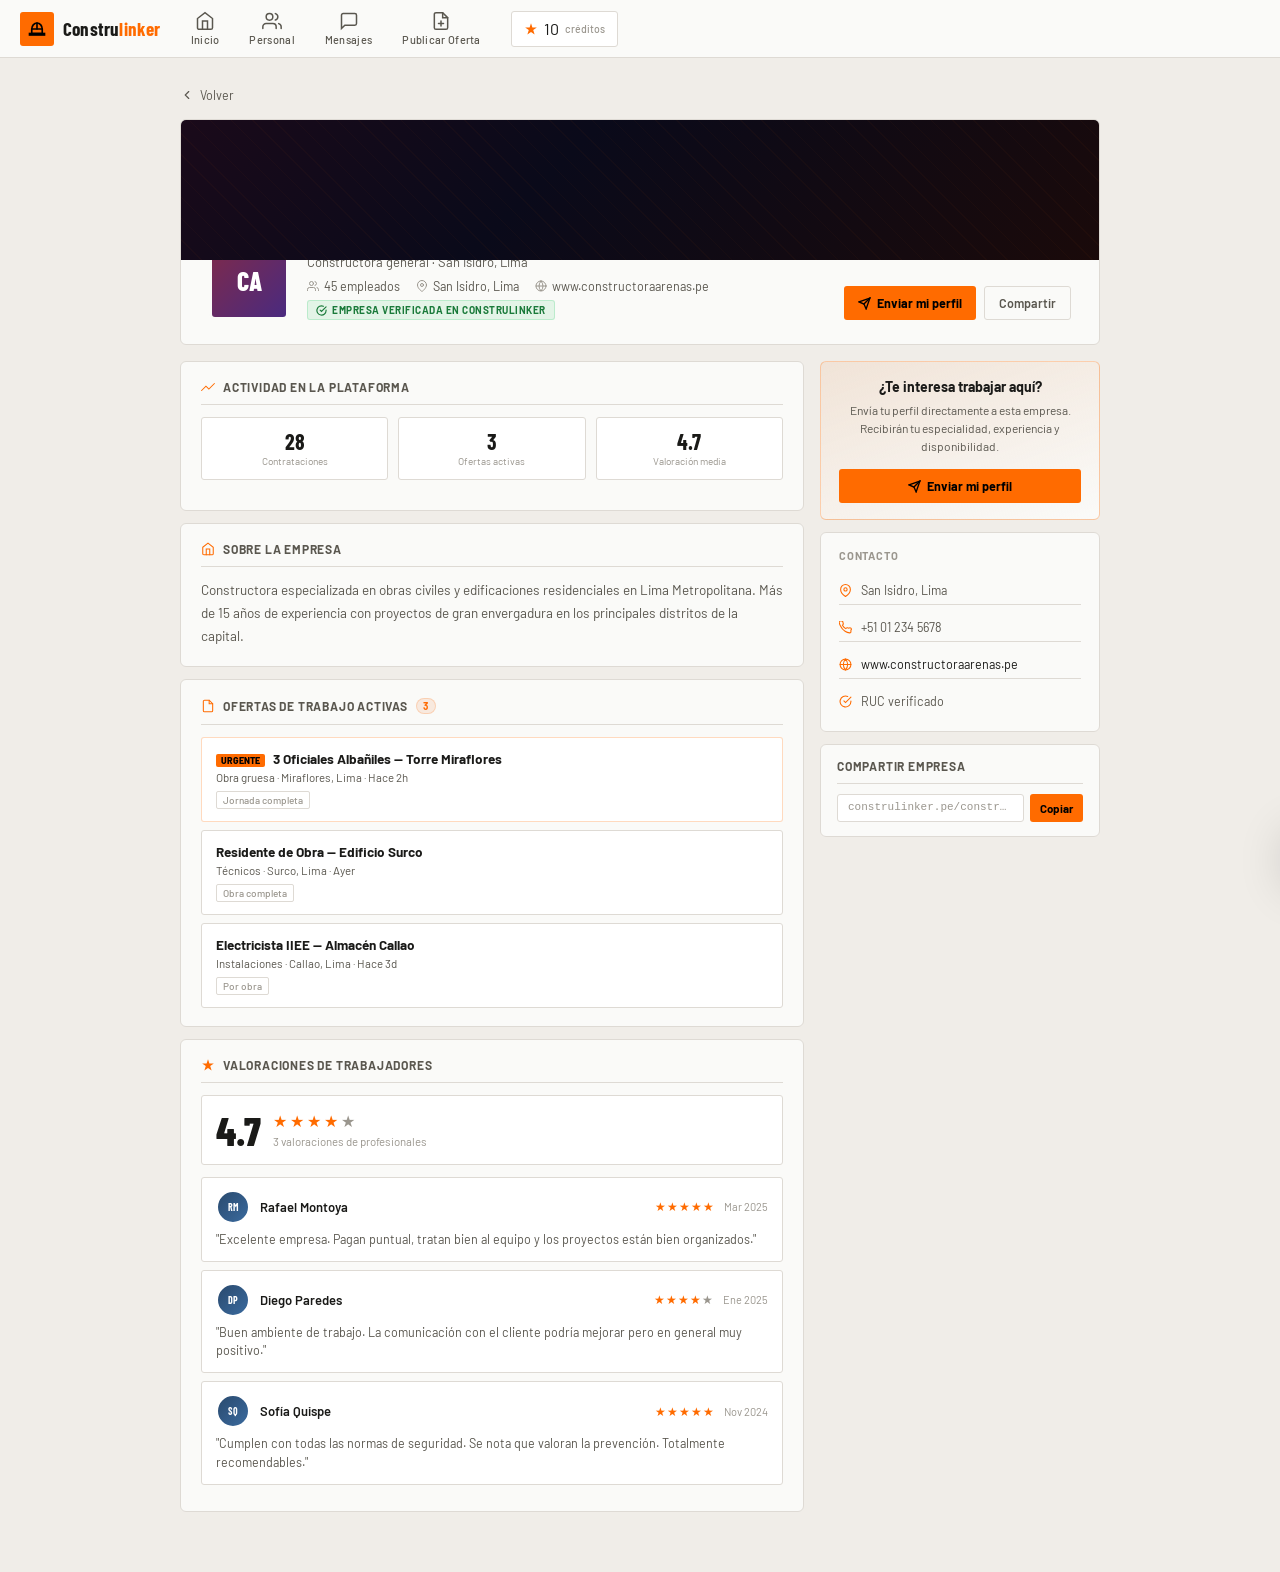
<file: company-profile.html>
<!DOCTYPE html>
<html lang="es">
<head>
  <meta charset="UTF-8"/>
  <meta name="viewport" content="width=device-width, initial-scale=1.0"/>
  <title>Perfil Empresa — Construlinker</title>
  <link rel="preconnect" href="https://fonts.googleapis.com">
  <link href="https://fonts.googleapis.com/css2?family=Barlow:wght@300;400;500;600;700&family=Barlow+Condensed:wght@500;600;700;800&display=swap" rel="stylesheet">
  <link rel="stylesheet" href="styles.css"/>
  <style>
    body { overflow-y: auto; }

    .cp-page { max-width: 960px; margin: 0 auto; padding: calc(var(--nav-h) + 28px) 20px 60px; }

    /* Cover */
    .cp-cover {
      background: var(--surface); border: 1px solid var(--border);
      border-radius: var(--radius-md); overflow: hidden; margin-bottom: 16px;
    }
    .cp-cover__bg {
      height: 140px;
      background: linear-gradient(135deg, #1A0A1A 0%, #0A0A1A 40%, #1A0A0A 100%);
      position: relative; overflow: hidden;
    }
    .cp-cover__bg::before {
      content: '';
      position: absolute; inset: 0;
      background: repeating-linear-gradient(45deg, transparent, transparent 14px, rgba(255,107,0,.03) 14px, rgba(255,107,0,.03) 15px);
    }
    .cp-cover__body {
      padding: 0 28px 24px;
      display: flex; align-items: flex-end; gap: 18px;
      margin-top: -40px; flex-wrap: wrap;
    }
    .cp-logo {
      width: 80px; height: 80px; border-radius: var(--radius-md);
      border: 3px solid var(--surface);
      display: flex; align-items: center; justify-content: center;
      font-family: 'Barlow Condensed', sans-serif;
      font-size: 26px; font-weight: 800; color: #fff;
      flex-shrink: 0;
    }
    .cp-info { flex: 1; min-width: 200px; }
    .cp-name { font-family: 'Barlow Condensed', sans-serif; font-size: 26px; font-weight: 800; letter-spacing: -.3px; color: var(--text); margin-bottom: 3px; }
    .cp-type { font-size: 13px; color: var(--text-muted); margin-bottom: 8px; }
    .cp-meta { display: flex; gap: 16px; flex-wrap: wrap; font-size: 12.5px; color: var(--text-muted); }
    .cp-meta-item { display: flex; align-items: center; gap: 5px; }
    .cp-meta-item svg { width: 12px; height: 12px; color: var(--text-dim); }
    .cp-actions { display: flex; gap: 8px; align-self: flex-end; }

    /* Verified badge */
    .cp-verified {
      display: inline-flex; align-items: center; gap: 5px;
      font-size: 10px; font-weight: 700; letter-spacing: .5px;
      text-transform: uppercase;
      background: rgba(34,197,94,.1); color: var(--green);
      border: 1px solid rgba(34,197,94,.2);
      padding: 3px 8px; border-radius: 3px; margin-top: 6px;
    }

    /* Body layout */
    .cp-body { display: grid; grid-template-columns: 1fr 280px; gap: 16px; align-items: start; }
    .cp-col-main { display: flex; flex-direction: column; gap: 12px; }
    .cp-col-aside { display: flex; flex-direction: column; gap: 12px; position: sticky; top: calc(var(--nav-h) + 20px); }

    /* Cards */
    .cp-card {
      background: var(--surface); border: 1px solid var(--border);
      border-radius: var(--radius-md); padding: 18px 20px;
    }
    .cp-card__title {
      font-size: 12px; font-weight: 700; letter-spacing: .8px;
      text-transform: uppercase; color: var(--text-muted);
      margin-bottom: 12px; padding-bottom: 10px;
      border-bottom: 1px solid var(--border);
      display: flex; align-items: center; gap: 8px;
    }
    .cp-card__title svg { color: var(--orange); }
    .cp-about { font-size: 13.5px; color: var(--text-muted); line-height: 1.7; }

    /* Stats */
    .cp-stats { display: grid; grid-template-columns: repeat(3, 1fr); gap: 10px; margin-bottom: 12px; }
    .cp-stat { background: var(--card); border: 1px solid var(--border); border-radius: var(--radius); padding: 12px 10px; text-align: center; }
    .cp-stat__n { font-family: 'Barlow Condensed', sans-serif; font-size: 22px; font-weight: 700; color: var(--text); line-height: 1; margin-bottom: 3px; }
    .cp-stat__l { font-size: 10px; color: var(--text-dim); }

    /* Ofertas activas */
    .cp-oferta {
      background: var(--card); border: 1px solid var(--border);
      border-radius: var(--radius); padding: 12px 14px;
      margin-bottom: 8px; transition: border-color var(--trans);
    }
    .cp-oferta:last-child { margin-bottom: 0; }
    .cp-oferta:hover { border-color: var(--border-light); }
    .cp-oferta.urgent { border-color: rgba(255,107,0,.25); }
    .cp-of-title { font-size: 13.5px; font-weight: 700; color: var(--text); margin-bottom: 3px; }
    .cp-of-meta  { font-size: 11.5px; color: var(--text-muted); margin-bottom: 7px; }
    .cp-of-tags  { display: flex; gap: 4px; flex-wrap: wrap; }
    .cp-of-tag   { font-size: 10px; font-weight: 500; color: var(--text-dim); border: 1px solid var(--border); padding: 2px 6px; border-radius: 2px; }

    /* Rating empresa */
    .cp-rating-summary {
      display: flex; align-items: center; gap: 12px;
      padding: 14px; background: var(--card); border-radius: var(--radius);
      margin-bottom: 12px; border: 1px solid var(--border);
    }
    .cp-rating-big { font-family: 'Barlow Condensed', sans-serif; font-size: 40px; font-weight: 800; color: var(--text); line-height: 1; }
    .cp-rating-stars { display: flex; gap: 3px; margin-bottom: 3px; }
    .cp-star-f { font-size: 16px; color: var(--orange); }
    .cp-star-e { font-size: 16px; color: var(--text-dim); }
    .cp-rating-count { font-size: 11.5px; color: var(--text-dim); }

    /* Worker review of company */
    .cp-review {
      background: var(--card); border: 1px solid var(--border);
      border-radius: var(--radius); padding: 12px 14px; margin-bottom: 8px;
    }
    .cp-review__header { display: flex; align-items: center; gap: 10px; margin-bottom: 6px; }
    .cp-review__name  { font-size: 13px; font-weight: 600; color: var(--text); flex: 1; }
    .cp-review__date  { font-size: 11px; color: var(--text-dim); }
    .cp-review__text  { font-size: 12.5px; color: var(--text-muted); line-height: 1.5; }

    /* Contact aside */
    .cp-contact-card {
      background: var(--surface); border: 1px solid var(--border);
      border-radius: var(--radius-md); padding: 16px 18px;
      display: flex; flex-direction: column; gap: 8px;
    }
    .cp-contact-row {
      display: flex; align-items: center; gap: 9px;
      font-size: 12.5px; color: var(--text-muted);
      padding: 6px 0; border-bottom: 1px solid var(--border);
    }
    .cp-contact-row:last-child { border-bottom: none; }
    .cp-contact-row svg { width: 13px; height: 13px; color: var(--orange); flex-shrink: 0; }
    .cp-contact-row a { color: var(--text); }

    /* Apply CTA */
    .cp-apply-card {
      background: linear-gradient(160deg, rgba(255,107,0,.07), var(--surface));
      border: 1px solid rgba(255,107,0,.3);
      border-radius: var(--radius-md); padding: 16px 18px;
      text-align: center;
    }
    .cp-apply-title { font-size: 14px; font-weight: 700; color: var(--text); margin-bottom: 6px; }
    .cp-apply-desc  { font-size: 12px; color: var(--text-muted); margin-bottom: 14px; line-height: 1.5; }

    @media(max-width:768px) {
      .cp-body { grid-template-columns: 1fr; }
      .cp-col-aside { position: static; }
      .cp-stats { grid-template-columns: repeat(3,1fr); }
    }
  </style>
</head>
<body>

  <!-- ══ TOPNAV DINÁMICO UNIVERSAL ════════════════════════════ -->
  <nav class="topnav">
    <div class="topnav__inner">
      <!-- Logo -->
      <a class="topnav__brand" href="company-dashboard.html">
        <div class="brand-icon">
          <svg viewBox="0 0 24 24" fill="none" stroke="currentColor" stroke-width="2.2" stroke-linecap="round"><path d="M2 18h20v2H2z"/><path d="M12 4C8 4 5 8 5 12v6h14v-6c0-4-3-8-7-8z"/><line x1="12" y1="4" x2="12" y2="12"/><line x1="5" y1="12" x2="19" y2="12"/></svg>
        </div>
        <span class="brand-name">Constru<em>linker</em></span>
      </a>

      <!-- Enlaces Dinámicos -->
      <div class="topnav__links" id="dynamicNavLinks"></div>

      <!-- Créditos (Solo Empresa) -->
      <div class="topnav__credits" id="dynamicCredits" onclick="window.location.href='company-dashboard.html?page=creditos'" style="display:none; cursor:pointer;">
        <svg viewBox="0 0 24 24" fill="currentColor" class="credits-diamond"><path d="M12 2l2.4 7.4H22l-6.2 4.5 2.4 7.4L12 17l-6.2 4.3 2.4-7.4L2 9.4h7.6z"/></svg>
        <span id="creditsNavHeader">0</span>
        <span class="credits-label-nav">créditos</span>
      </div>
    </div>
  </nav>

  <script>
    (function(){
      // Lógica para pintar el menú correcto según el rol activo
      const s = JSON.parse(localStorage.getItem('cl_session') || '{}');
      const isWorker = s.type === 'trabajador';
      const navContainer = document.getElementById('dynamicNavLinks');
      const credContainer = document.getElementById('dynamicCredits');
      const path = window.location.pathname;

      if (isWorker) {
        navContainer.innerHTML = `
          <button class="nav-link" onclick="window.location.href='company-dashboard.html'"><svg viewBox="0 0 24 24" fill="none" stroke="currentColor" stroke-width="1.8" stroke-linecap="round"><path d="M3 9l9-7 9 7v11a2 2 0 01-2 2H5a2 2 0 01-2-2z"/><polyline points="9,22 9,12 15,12 15,22"/></svg><span>Inicio</span></button>
          <button class="nav-link" onclick="window.location.href='company-dashboard.html?page=buscar'"><svg viewBox="0 0 24 24" fill="none" stroke="currentColor" stroke-width="1.8" stroke-linecap="round"><path d="M17 21v-2a4 4 0 00-4-4H5a4 4 0 00-4 4v2"/><circle cx="9" cy="7" r="4"/><path d="M23 21v-2a4 4 0 00-3-3.87M16 3.13a4 4 0 010 7.75"/></svg><span>Empresas</span></button>
          <button class="nav-link ${path.includes('messages') ? 'active' : ''}" onclick="window.location.href='messages.html'"><svg viewBox="0 0 24 24" fill="none" stroke="currentColor" stroke-width="1.8" stroke-linecap="round"><path d="M21 15a2 2 0 01-2 2H7l-4 4V5a2 2 0 012-2h14a2 2 0 012 2z"/></svg><span>Mensajes</span></button>
          <button class="nav-link" onclick="window.location.href='company-dashboard.html?page=perfil'"><svg viewBox="0 0 24 24" fill="none" stroke="currentColor" stroke-width="1.8" stroke-linecap="round"><path d="M20 21v-2a4 4 0 00-4-4H8a4 4 0 00-4 4v2"/><circle cx="12" cy="7" r="4"/></svg><span>Mi Perfil</span></button>
        `;
      } else {
        navContainer.innerHTML = `
          <button class="nav-link" onclick="window.location.href='company-dashboard.html'"><svg viewBox="0 0 24 24" fill="none" stroke="currentColor" stroke-width="1.8" stroke-linecap="round"><path d="M3 9l9-7 9 7v11a2 2 0 01-2 2H5a2 2 0 01-2-2z"/><polyline points="9,22 9,12 15,12 15,22"/></svg><span>Inicio</span></button>
          <button class="nav-link" onclick="window.location.href='company-dashboard.html?page=buscar'"><svg viewBox="0 0 24 24" fill="none" stroke="currentColor" stroke-width="1.8" stroke-linecap="round"><path d="M17 21v-2a4 4 0 00-4-4H5a4 4 0 00-4 4v2"/><circle cx="9" cy="7" r="4"/><path d="M23 21v-2a4 4 0 00-3-3.87M16 3.13a4 4 0 010 7.75"/></svg><span>Personal</span></button>
          <button class="nav-link ${path.includes('messages') ? 'active' : ''}" onclick="window.location.href='messages.html'"><svg viewBox="0 0 24 24" fill="none" stroke="currentColor" stroke-width="1.8" stroke-linecap="round"><path d="M21 15a2 2 0 01-2 2H7l-4 4V5a2 2 0 012-2h14a2 2 0 012 2z"/></svg><span>Mensajes</span></button>
          <button class="nav-link ${path.includes('job-offer') ? 'active' : ''}" onclick="window.location.href='job-offer.html'"><svg viewBox="0 0 24 24" fill="none" stroke="currentColor" stroke-width="1.8" stroke-linecap="round"><path d="M14 2H6a2 2 0 00-2 2v16a2 2 0 002 2h12a2 2 0 002-2V8z"/><polyline points="14,2 14,8 20,8"/><line x1="12" y1="18" x2="12" y2="12"/><line x1="9" y1="15" x2="15" y2="15"/></svg><span>Publicar Oferta</span></button>
        `;
        credContainer.style.display = 'flex';
        try {
          const st = JSON.parse(localStorage.getItem('construlinker_state') || '{}');
          document.getElementById('creditsNavHeader').textContent = st.credits ?? 10;
        } catch(e){}
      }
    })();
  </script>

  <!-- ══ PAGE ══════════════════════════════════════════════ -->
  <div class="cp-page" id="cpPage">
    <!-- Inyectado por JS -->
  </div>

  <!-- ══ TOAST ════════════════════════════════════════════ -->
  <div class="toast" id="toastEl">
    <div class="toast__icon" id="toastIcon"></div>
    <div class="toast__body"><strong id="toastTitle"></strong><span id="toastSub"></span></div>
  </div>

  <script>
  'use strict';

  /* ── DATOS ────────────────────────────────────────────── */
  const COMPANY_REVIEWS = [
    { worker:'Rafael Montoya', role:'Ing. Civil', rating:5, text:'Excelente empresa. Pagan puntual, tratan bien al equipo y los proyectos están bien organizados.', date:'Mar 2025' },
    { worker:'Diego Paredes', role:'Residente de Obra', rating:4, text:'Buen ambiente de trabajo. La comunicación con el cliente podría mejorar pero en general muy positivo.', date:'Ene 2025' },
    { worker:'Sofía Quispe', role:'Técnico PRL', rating:5, text:'Cumplen con todas las normas de seguridad. Se nota que valoran la prevención. Totalmente recomendables.', date:'Nov 2024' },
  ];

  /* ── INIT ─────────────────────────────────────────────── */
  function init() {
    const empresa = getEmpresaData();
    renderCompanyPage(empresa);
  }

  function getEmpresaData() {
    try {
      const stored = JSON.parse(localStorage.getItem('construlinker_empresa') || '{}');
      return {
        nombre:    stored.nombre    || 'Constructora Arenas S.A.C.',
        tipo:      stored.tipo      || 'Constructora general',
        empleados: stored.empleados || '45',
        ubicacion: stored.ubicacion || 'San Isidro, Lima',
        telefono:  stored.telefono  || '+51 01 234 5678',
        web:       stored.web       || 'www.constructoraarenas.pe',
        desc:      stored.desc      || 'Constructora especializada en obras civiles y edificaciones residenciales en Lima Metropolitana. Más de 15 años de experiencia con proyectos de gran envergadura en los principales distritos de la capital.',
      };
    } catch(e) { return {}; }
  }

  function getPublishedOffers() {
    try { return JSON.parse(localStorage.getItem('construlinker_offers') || '[]'); } catch(e) { return []; }
  }

  /* ── RENDER ───────────────────────────────────────────── */
  function renderCompanyPage(e) {
    const avgRating = (COMPANY_REVIEWS.reduce((s,r)=>s+r.rating,0)/COMPANY_REVIEWS.length).toFixed(1);
    const offers = getPublishedOffers();
    const slug = e.nombre.toLowerCase().replace(/\s+/g,'-').replace(/[^a-z0-9-]/g,'').slice(0,20);

    document.title = `${e.nombre} — Construlinker`;

    document.getElementById('cpPage').innerHTML = `
      <button style="display:inline-flex;align-items:center;gap:6px;font-size:12.5px;color:var(--text-muted);background:none;border:none;cursor:pointer;margin-bottom:16px;transition:color var(--trans)" onclick="history.back()">
        <svg viewBox="0 0 24 24" fill="none" stroke="currentColor" stroke-width="2" stroke-linecap="round" width="14" height="14"><polyline points="15,18 9,12 15,6"/></svg>
        Volver
      </button>

      <!-- Cover -->
      <div class="cp-cover">
        <div class="cp-cover__bg"></div>
        <div class="cp-cover__body">
          <div class="cp-logo" style="background:linear-gradient(135deg,#7F2A4A,#4A2A7F)">CA</div>
          <div class="cp-info">
            <div class="cp-name">${e.nombre}</div>
            <div class="cp-type">${e.tipo} · ${e.ubicacion}</div>
            <div class="cp-meta">
              <div class="cp-meta-item">
                <svg viewBox="0 0 24 24" fill="none" stroke="currentColor" stroke-width="2" stroke-linecap="round"><path d="M17 21v-2a4 4 0 00-4-4H5a4 4 0 00-4 4v2"/><circle cx="9" cy="7" r="4"/><path d="M23 21v-2a4 4 0 00-3-3.87M16 3.13a4 4 0 010 7.75"/></svg>
                ${e.empleados} empleados
              </div>
              <div class="cp-meta-item">
                <svg viewBox="0 0 24 24" fill="none" stroke="currentColor" stroke-width="2" stroke-linecap="round"><path d="M21 10c0 7-9 13-9 13s-9-6-9-13a9 9 0 0118 0z"/><circle cx="12" cy="10" r="3"/></svg>
                ${e.ubicacion}
              </div>
              <div class="cp-meta-item">
                <svg viewBox="0 0 24 24" fill="none" stroke="currentColor" stroke-width="2" stroke-linecap="round"><circle cx="12" cy="12" r="10"/><line x1="2" y1="12" x2="22" y2="12"/><path d="M12 2a15.3 15.3 0 014 10 15.3 15.3 0 01-4 10 15.3 15.3 0 01-4-10 15.3 15.3 0 014-10z"/></svg>
                ${e.web || 'construlinker.pe/' + slug}
              </div>
            </div>
            <div class="cp-verified">
              <svg viewBox="0 0 24 24" fill="none" stroke="currentColor" stroke-width="2.5" width="11" height="11" stroke-linecap="round"><path d="M22 11.08V12a10 10 0 11-5.93-9.14"/><polyline points="22,4 12,14.01 9,11.01"/></svg>
              Empresa verificada en Construlinker
            </div>
          </div>
          <div class="cp-actions">
            <button class="btn-orange" onclick="applyToCompany()">
              <svg viewBox="0 0 24 24" fill="none" stroke="currentColor" stroke-width="2.5" stroke-linecap="round" width="13" height="13"><line x1="22" y1="2" x2="11" y2="13"/><polygon points="22,2 15,22 11,13 2,9"/></svg>
              Enviar mi perfil
            </button>
            <button class="btn-ghost" onclick="copyLink('construlinker.pe/${slug}')">Compartir</button>
          </div>
        </div>
      </div>

      <!-- Body -->
      <div class="cp-body">
        <div class="cp-col-main">

          <!-- Stats -->
          <div class="cp-card">
            <div class="cp-card__title">
              <svg viewBox="0 0 24 24" fill="none" stroke="currentColor" stroke-width="1.8" stroke-linecap="round" width="14" height="14"><polyline points="23,6 13.5,15.5 8.5,10.5 1,18"/></svg>
              Actividad en la plataforma
            </div>
            <div class="cp-stats">
              <div class="cp-stat"><div class="cp-stat__n">28</div><div class="cp-stat__l">Contrataciones</div></div>
              <div class="cp-stat"><div class="cp-stat__n">${offers.length || 3}</div><div class="cp-stat__l">Ofertas activas</div></div>
              <div class="cp-stat"><div class="cp-stat__n">${avgRating}</div><div class="cp-stat__l">Valoración media</div></div>
            </div>
          </div>

          <!-- Descripción -->
          <div class="cp-card">
            <div class="cp-card__title">
              <svg viewBox="0 0 24 24" fill="none" stroke="currentColor" stroke-width="1.8" stroke-linecap="round" width="14" height="14"><path d="M3 9l9-7 9 7v11a2 2 0 01-2 2H5a2 2 0 01-2-2z"/><polyline points="9,22 9,12 15,12 15,22"/></svg>
              Sobre la empresa
            </div>
            <p class="cp-about">${e.desc}</p>
          </div>

          <!-- Ofertas publicadas -->
          <div class="cp-card">
            <div class="cp-card__title">
              <svg viewBox="0 0 24 24" fill="none" stroke="currentColor" stroke-width="1.8" stroke-linecap="round" width="14" height="14"><path d="M14 2H6a2 2 0 00-2 2v16a2 2 0 002 2h12a2 2 0 002-2V8z"/><polyline points="14,2 14,8 20,8"/></svg>
              Ofertas de trabajo activas
              <span class="badge-count">${offers.length || 3}</span>
            </div>
            ${renderOfertasPublicas(offers)}
          </div>

          <!-- Valoraciones de trabajadores -->
          <div class="cp-card">
            <div class="cp-card__title">
              <svg viewBox="0 0 24 24" fill="currentColor" width="14" height="14"><path d="M12 2l2.4 7.4H22l-6.2 4.5 2.4 7.4L12 17l-6.2 4.3 2.4-7.4L2 9.4h7.6z"/></svg>
              Valoraciones de trabajadores
            </div>
            <div class="cp-rating-summary">
              <div class="cp-rating-big">${avgRating}</div>
              <div>
                <div class="cp-rating-stars">${renderStars(parseFloat(avgRating))}</div>
                <div class="cp-rating-count">${COMPANY_REVIEWS.length} valoraciones de profesionales</div>
              </div>
            </div>
            ${COMPANY_REVIEWS.map(r => `
              <div class="cp-review">
                <div class="cp-review__header">
                  <div class="avatar-circle sm" style="background:linear-gradient(135deg,#2A4A6E,#3A6A9E);font-size:10px;font-weight:700;color:#fff">${r.worker.split(' ').map(w=>w[0]).join('')}</div>
                  <div class="cp-review__name">${r.worker}</div>
                  <div style="display:flex;gap:1px">${[1,2,3,4,5].map(i=>`<span style="font-size:12px;color:${i<=r.rating?'var(--orange)':'var(--text-dim)'}">★</span>`).join('')}</div>
                  <div class="cp-review__date">${r.date}</div>
                </div>
                <div class="cp-review__text">"${r.text}"</div>
              </div>`).join('')}
          </div>

        </div>

        <!-- ASIDE -->
        <div class="cp-col-aside">

          <!-- CTA para trabajador -->
          <div class="cp-apply-card">
            <div class="cp-apply-title">¿Te interesa trabajar aquí?</div>
            <div class="cp-apply-desc">Envía tu perfil directamente a esta empresa. Recibirán tu especialidad, experiencia y disponibilidad.</div>
            <button class="btn-orange w-full" onclick="applyToCompany()">
              <svg viewBox="0 0 24 24" fill="none" stroke="currentColor" stroke-width="2.5" stroke-linecap="round" width="13" height="13"><line x1="22" y1="2" x2="11" y2="13"/><polygon points="22,2 15,22 11,13 2,9"/></svg>
              Enviar mi perfil
            </button>
          </div>

          <!-- Contacto -->
          <div class="cp-contact-card">
            <div style="font-size:11px;font-weight:700;letter-spacing:.8px;text-transform:uppercase;color:var(--text-dim);margin-bottom:6px">Contacto</div>
            <div class="cp-contact-row">
              <svg viewBox="0 0 24 24" fill="none" stroke="currentColor" stroke-width="2" stroke-linecap="round"><path d="M21 10c0 7-9 13-9 13s-9-6-9-13a9 9 0 0118 0z"/><circle cx="12" cy="10" r="3"/></svg>
              ${e.ubicacion}
            </div>
            ${e.telefono ? `<div class="cp-contact-row">
              <svg viewBox="0 0 24 24" fill="none" stroke="currentColor" stroke-width="2" stroke-linecap="round"><path d="M22 16.92v3a2 2 0 01-2.18 2 19.79 19.79 0 01-8.63-3.07A19.5 19.5 0 013.07 9.8 19.79 19.79 0 01.1 1.22 2 2 0 012.1.01h3a2 2 0 012 1.72c.127.96.362 1.903.7 2.81a2 2 0 01-.45 2.11L6.27 7.9a16 16 0 006.18 6.18l.98-.98a2 2 0 012.11-.45c.907.338 1.85.573 2.81.7A2 2 0 0122 16.92z"/></svg>
              ${e.telefono}
            </div>` : ''}
            ${e.web ? `<div class="cp-contact-row">
              <svg viewBox="0 0 24 24" fill="none" stroke="currentColor" stroke-width="2" stroke-linecap="round"><circle cx="12" cy="12" r="10"/><line x1="2" y1="12" x2="22" y2="12"/><path d="M12 2a15.3 15.3 0 014 10 15.3 15.3 0 01-4 10 15.3 15.3 0 01-4-10 15.3 15.3 0 014-10z"/></svg>
              <a href="https://${e.web}" target="_blank">${e.web}</a>
            </div>` : ''}
            <div class="cp-contact-row">
              <svg viewBox="0 0 24 24" fill="none" stroke="currentColor" stroke-width="2" stroke-linecap="round"><path d="M22 11.08V12a10 10 0 11-5.93-9.14"/><polyline points="22,4 12,14.01 9,11.01"/></svg>
              RUC verificado
            </div>
          </div>

          <!-- Compartir perfil -->
          <div class="cp-card" style="padding:14px 16px">
            <div class="cp-card__title" style="margin-bottom:10px">Compartir empresa</div>
            <div style="display:flex;gap:6px">
              <div style="flex:1;background:var(--card);border:1px solid var(--border);border-radius:var(--radius);padding:6px 10px;font-size:11px;color:var(--text-dim);font-family:monospace;overflow:hidden;text-overflow:ellipsis;white-space:nowrap">construlinker.pe/${slug}</div>
              <button class="btn-orange sm" onclick="copyLink('construlinker.pe/${slug}')">Copiar</button>
            </div>
          </div>

        </div>
      </div>`;
  }

  function renderOfertasPublicas(offers) {
    const demo = [
      { titulo:'3 Oficiales Albañiles — Torre Miraflores', cat:'Obra gruesa', ubicacion:'Miraflores, Lima', tipo:'Jornada completa', time:'Hace 2h', urgente:true },
      { titulo:'Residente de Obra — Edificio Surco', cat:'Técnicos', ubicacion:'Surco, Lima', tipo:'Obra completa', time:'Ayer', urgente:false },
      { titulo:'Electricista IIEE — Almacén Callao', cat:'Instalaciones', ubicacion:'Callao, Lima', tipo:'Por obra', time:'Hace 3d', urgente:false },
    ];
    const list = offers.length ? offers.slice(0,5) : demo;
    if (!list.length) return '<div style="font-size:12.5px;color:var(--text-dim);padding:8px 0">No hay ofertas activas en este momento.</div>';
    return list.map(o => `
      <div class="cp-oferta ${(o.urgente||o.urgent)?'urgent':''}">
        <div class="cp-of-title">
          ${(o.urgente||o.urgent) ? '<span style="font-size:9px;font-weight:800;background:var(--orange);color:#000;padding:1px 5px;border-radius:2px;margin-right:5px">URGENTE</span>' : ''}
          ${o.titulo || o.title || ''}
        </div>
        <div class="cp-of-meta">${o.cat || ''} · ${o.ubicacion || o.location || ''} · ${o.time}</div>
        <div class="cp-of-tags">
          <span class="cp-of-tag">${o.tipo || o.type || 'Jornada completa'}</span>
        </div>
      </div>`).join('');
  }

  function renderStars(rating) {
    return [1,2,3,4,5].map(i =>
      `<span class="${i <= Math.floor(rating) ? 'cp-star-f' : 'cp-star-e'}">★</span>`
    ).join('');
  }

  function applyToCompany() {
    showToast('Perfil enviado', 'Constructora Arenas ha recibido tu perfil y datos de contacto.');
  }

  function copyLink(url) {
    try { navigator.clipboard.writeText('https://' + url); } catch(e){}
    showToast('Enlace copiado', url);
  }

  let toastTimer;
  function showToast(title, sub, ok=true) {
    const el = document.getElementById('toastEl');
    document.getElementById('toastTitle').textContent = title;
    document.getElementById('toastSub').textContent   = sub;
    document.getElementById('toastIcon').innerHTML = ok
      ? `<svg viewBox="0 0 24 24" fill="none" stroke="currentColor" stroke-width="2.5" stroke-linecap="round" width="13" height="13"><polyline points="20,6 9,17 4,12"/></svg>`
      : `<svg viewBox="0 0 24 24" fill="none" stroke="currentColor" stroke-width="2" stroke-linecap="round" width="13" height="13"><circle cx="12" cy="12" r="10"/><line x1="12" y1="8" x2="12" y2="12"/></svg>`;
    el.classList.add('show');
    clearTimeout(toastTimer);
    toastTimer = setTimeout(() => el.classList.remove('show'), 3500);
  }

  document.addEventListener('DOMContentLoaded', init);
  </script>
</body>
</html>
</file>
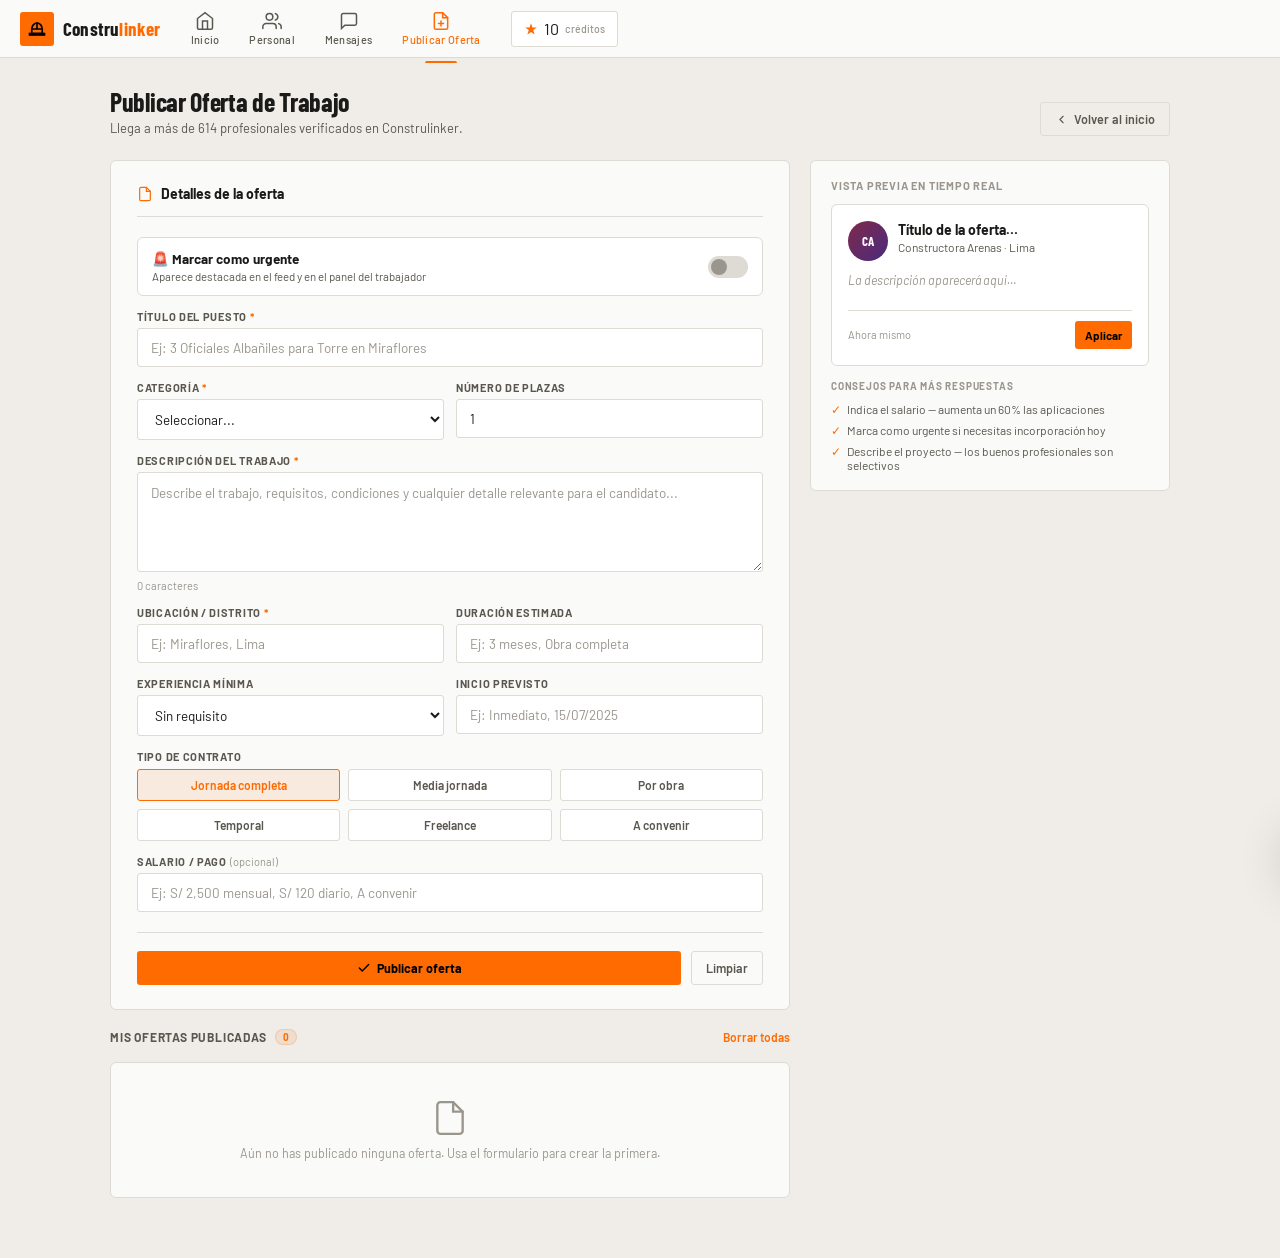
<file: job-offer.html>
<!DOCTYPE html>
<html lang="es">
<head>
  <meta charset="UTF-8"/>
  <meta name="viewport" content="width=device-width, initial-scale=1.0"/>
  <title>Publicar Oferta — Construlinker</title>
  <link rel="preconnect" href="https://fonts.googleapis.com">
  <link href="https://fonts.googleapis.com/css2?family=Barlow:wght@300;400;500;600;700&family=Barlow+Condensed:wght@500;600;700;800&display=swap" rel="stylesheet">
  <link rel="stylesheet" href="styles.css"/>
  <style>
    body { overflow-y: auto; }

    .offers-page { max-width: 1100px; margin: 0 auto; padding: calc(var(--nav-h) + 28px) 20px 60px; }

    /* ── PAGE HEADER ──────────────────────────────────── */
    .op-header {
      display: flex; align-items: flex-end; justify-content: space-between;
      margin-bottom: 24px; flex-wrap: wrap; gap: 12px;
    }
    .op-title { font-family: 'Barlow Condensed', sans-serif; font-size: 26px; font-weight: 700; letter-spacing: -.3px; color: var(--text); margin-bottom: 3px; }
    .op-sub   { font-size: 13px; color: var(--text-muted); }

    /* ── LAYOUT ───────────────────────────────────────── */
    .op-layout { display: grid; grid-template-columns: 1fr 360px; gap: 20px; align-items: start; }

    /* ── FORM CARD ────────────────────────────────────── */
    .op-form-card {
      background: var(--surface); border: 1px solid var(--border);
      border-radius: var(--radius-md); padding: 24px 26px;
    }
    .op-form-title {
      font-size: 14px; font-weight: 700; color: var(--text);
      margin-bottom: 20px; padding-bottom: 14px;
      border-bottom: 1px solid var(--border);
      display: flex; align-items: center; gap: 8px;
    }
    .op-form-title svg { color: var(--orange); }

    /* Steps indicator */
    .form-steps { display: flex; align-items: center; gap: 0; margin-bottom: 24px; }
    .form-step-item { display: flex; align-items: center; gap: 6px; flex: 1; }
    .form-step-item:not(:last-child)::after { content: ''; flex: 1; height: 1px; background: var(--border); margin: 0 6px; }
    .fsi-dot {
      width: 22px; height: 22px; border-radius: 50%;
      display: flex; align-items: center; justify-content: center;
      font-size: 10px; font-weight: 700; flex-shrink: 0;
      border: 1px solid var(--border); background: var(--card);
      color: var(--text-dim); transition: all var(--trans);
    }
    .fsi-dot.active { border-color: var(--orange); background: var(--orange-dim); color: var(--orange); }
    .fsi-dot.done   { border-color: var(--orange); background: var(--orange); color: #000; }
    .fsi-label { font-size: 11px; font-weight: 600; color: var(--text-dim); }
    .fsi-label.active { color: var(--text); }

    /* Fields */
    .field       { display: flex; flex-direction: column; gap: 5px; margin-bottom: 14px; }
    .field label { font-size: 11px; font-weight: 700; text-transform: uppercase; letter-spacing: .7px; color: var(--text-muted); }
    .field input, .field select, .field textarea {
      background: var(--card); border: 1px solid var(--border);
      border-radius: var(--radius); color: var(--text);
      font-family: inherit; font-size: 13.5px; padding: 10px 13px;
      outline: none; width: 100%; transition: border-color var(--trans);
    }
    .field input:focus, .field select:focus, .field textarea:focus { border-color: var(--orange); }
    .field input::placeholder, .field textarea::placeholder { color: var(--text-dim); }
    .field select option { background: var(--surface); }
    .field textarea { resize: vertical; min-height: 100px; line-height: 1.5; }
    .field-row { display: grid; grid-template-columns: 1fr 1fr; gap: 12px; }
    .field-hint { font-size: 11px; color: var(--text-dim); margin-top: 2px; }

    /* Urgente toggle */
    .urgente-toggle {
      display: flex; align-items: center; justify-content: space-between;
      background: var(--card); border: 1px solid var(--border);
      border-radius: var(--radius-md); padding: 12px 14px;
      margin-bottom: 14px; cursor: pointer;
      transition: border-color var(--trans);
    }
    .urgente-toggle:hover { border-color: var(--border-light); }
    .urgente-toggle.on { border-color: rgba(255,107,0,.3); background: var(--orange-dim); }
    .urgente-left { display: flex; flex-direction: column; gap: 2px; }
    .urgente-title { font-size: 13.5px; font-weight: 700; color: var(--text); }
    .urgente-sub   { font-size: 11.5px; color: var(--text-muted); }
    .toggle-switch {
      width: 40px; height: 22px; border-radius: 11px;
      background: var(--border); position: relative;
      transition: background var(--trans); flex-shrink: 0;
    }
    .toggle-switch::after {
      content: ''; position: absolute;
      top: 3px; left: 3px;
      width: 16px; height: 16px; border-radius: 50%;
      background: var(--text-dim); transition: all var(--trans);
    }
    .urgente-toggle.on .toggle-switch { background: var(--orange); }
    .urgente-toggle.on .toggle-switch::after { left: 21px; background: #000; }

    /* Tipo contrato chips */
    .tipo-grid { display: grid; grid-template-columns: repeat(3, 1fr); gap: 8px; margin-bottom: 14px; }
    .tipo-chip {
      padding: 8px 6px; text-align: center;
      background: var(--card); border: 1px solid var(--border);
      border-radius: var(--radius); cursor: pointer;
      font-size: 12px; font-weight: 600; color: var(--text-muted);
      transition: all var(--trans);
    }
    .tipo-chip:hover { border-color: var(--border-light); color: var(--text); }
    .tipo-chip.selected { border-color: var(--orange); color: var(--orange); background: var(--orange-dim); }

    /* Form actions */
    .form-actions { display: flex; gap: 10px; margin-top: 20px; padding-top: 18px; border-top: 1px solid var(--border); }

    /* ── PREVIEW CARD ─────────────────────────────────── */
    .op-preview-card {
      background: var(--surface); border: 1px solid var(--border);
      border-radius: var(--radius-md); padding: 18px 20px;
      margin-bottom: 14px; position: sticky; top: calc(var(--nav-h) + 20px);
    }
    .preview-title-bar { font-size: 11px; font-weight: 700; letter-spacing: .8px; text-transform: uppercase; color: var(--text-dim); margin-bottom: 12px; }
    .preview-card {
      background: var(--card); border: 1px solid var(--border);
      border-radius: var(--radius-md); padding: 16px; overflow: hidden;
      transition: border-color var(--trans);
    }
    .preview-card.urgent-style { border-color: rgba(255,107,0,.3); }
    .pc-top { display: flex; align-items: flex-start; gap: 10px; margin-bottom: 10px; }
    .pc-avatar {
      width: 40px; height: 40px; border-radius: 50%;
      background: linear-gradient(135deg,#7F2A4A,#4A2A7F);
      display: flex; align-items: center; justify-content: center;
      font-family: 'Barlow Condensed', sans-serif;
      font-size: 13px; font-weight: 700; color: #fff; flex-shrink: 0;
    }
    .pc-title  { font-size: 14px; font-weight: 700; color: var(--text); margin-bottom: 2px; }
    .pc-company{ font-size: 12px; color: var(--text-muted); }
    .pc-desc   { font-size: 12.5px; color: var(--text-muted); line-height: 1.5; margin-bottom: 10px; }
    .pc-tags   { display: flex; gap: 5px; flex-wrap: wrap; margin-bottom: 10px; }
    .pc-tag    { font-size: 10px; font-weight: 500; color: var(--text-dim); border: 1px solid var(--border); padding: 2px 7px; border-radius: 2px; }
    .pc-footer { display: flex; align-items: center; justify-content: space-between; padding-top: 10px; border-top: 1px solid var(--border); }
    .pc-time   { font-size: 11px; color: var(--text-dim); }
    .pc-urgent { font-size: 9.5px; font-weight: 700; padding: 2px 7px; border-radius: 2px; background: var(--orange-dim); color: var(--orange); border: 1px solid rgba(255,107,0,.2); }

    /* ── PUBLISHED LIST ───────────────────────────────── */
    .published-section { margin-top: 0; }
    .published-header {
      display: flex; align-items: center; justify-content: space-between;
      margin-bottom: 14px;
    }
    .published-title {
      font-size: 12px; font-weight: 700; letter-spacing: .8px;
      text-transform: uppercase; color: var(--text-muted);
      display: flex; align-items: center; gap: 8px;
    }
    .pub-count {
      background: var(--orange-dim); color: var(--orange);
      font-size: 10px; font-weight: 700; padding: 1px 7px;
      border-radius: 8px; border: 1px solid rgba(255,107,0,.2);
    }
    .published-list { display: flex; flex-direction: column; gap: 10px; }
    .pub-card {
      background: var(--surface); border: 1px solid var(--border);
      border-radius: var(--radius-md); padding: 14px 16px;
      display: flex; align-items: flex-start; gap: 12px;
      transition: border-color var(--trans);
      animation: fadeIn .25s ease;
    }
    .pub-card:hover { border-color: var(--border-light); }
    .pub-card.urgent { border-color: rgba(255,107,0,.25); }
    .pub-body { flex: 1; }
    .pub-title   { font-size: 14px; font-weight: 700; color: var(--text); margin-bottom: 3px; }
    .pub-meta    { font-size: 12px; color: var(--text-muted); margin-bottom: 6px; }
    .pub-tags    { display: flex; gap: 5px; flex-wrap: wrap; }
    .pub-actions { display: flex; flex-direction: column; gap: 5px; flex-shrink: 0; }
    .pub-stat    { font-size: 11px; color: var(--text-dim); display: flex; align-items: center; gap: 4px; }
    .pub-stat svg { width: 11px; height: 11px; color: var(--orange); }
    .pub-delete-btn {
      background: none; border: 1px solid var(--border); border-radius: var(--radius);
      color: var(--text-dim); font-size: 11.5px; font-weight: 500;
      padding: 4px 10px; cursor: pointer; font-family: inherit;
      transition: all var(--trans);
    }
    .pub-delete-btn:hover { border-color: var(--red); color: var(--red); }

    .empty-pub { display: flex; flex-direction: column; align-items: center; gap: 8px; padding: 36px 20px; color: var(--text-dim); font-size: 12.5px; text-align: center; background: var(--surface); border: 1px solid var(--border); border-radius: var(--radius-md); }

    @keyframes fadeIn { from{opacity:0;transform:translateY(6px)} to{opacity:1;transform:translateY(0)} }

    @media(max-width:860px) {
      .op-layout { grid-template-columns: 1fr; }
      .op-preview-card { position: static; }
      .tipo-grid { grid-template-columns: repeat(2,1fr); }
      .field-row { grid-template-columns: 1fr; }
    }
  </style>
</head>
<body>

  <!-- ══ TOPNAV DINÁMICO UNIVERSAL ════════════════════════════ -->
  <nav class="topnav">
    <div class="topnav__inner">
      <!-- Logo -->
      <a class="topnav__brand" href="company-dashboard.html">
        <div class="brand-icon">
          <svg viewBox="0 0 24 24" fill="none" stroke="currentColor" stroke-width="2.2" stroke-linecap="round"><path d="M2 18h20v2H2z"/><path d="M12 4C8 4 5 8 5 12v6h14v-6c0-4-3-8-7-8z"/><line x1="12" y1="4" x2="12" y2="12"/><line x1="5" y1="12" x2="19" y2="12"/></svg>
        </div>
        <span class="brand-name">Constru<em>linker</em></span>
      </a>

      <!-- Enlaces Dinámicos -->
      <div class="topnav__links" id="dynamicNavLinks"></div>

      <!-- Créditos (Solo Empresa) -->
      <div class="topnav__credits" id="dynamicCredits" onclick="window.location.href='company-dashboard.html?page=creditos'" style="display:none; cursor:pointer;">
        <svg viewBox="0 0 24 24" fill="currentColor" class="credits-diamond"><path d="M12 2l2.4 7.4H22l-6.2 4.5 2.4 7.4L12 17l-6.2 4.3 2.4-7.4L2 9.4h7.6z"/></svg>
        <span id="creditsNavHeader">0</span>
        <span class="credits-label-nav">créditos</span>
      </div>
    </div>
  </nav>

  <script>
    (function(){
      // Lógica para pintar el menú correcto según el rol activo
      const s = JSON.parse(localStorage.getItem('cl_session') || '{}');
      const isWorker = s.type === 'trabajador';
      const navContainer = document.getElementById('dynamicNavLinks');
      const credContainer = document.getElementById('dynamicCredits');
      const path = window.location.pathname;

      if (isWorker) {
        navContainer.innerHTML = `
          <button class="nav-link" onclick="window.location.href='company-dashboard.html'"><svg viewBox="0 0 24 24" fill="none" stroke="currentColor" stroke-width="1.8" stroke-linecap="round"><path d="M3 9l9-7 9 7v11a2 2 0 01-2 2H5a2 2 0 01-2-2z"/><polyline points="9,22 9,12 15,12 15,22"/></svg><span>Inicio</span></button>
          <button class="nav-link" onclick="window.location.href='company-dashboard.html?page=buscar'"><svg viewBox="0 0 24 24" fill="none" stroke="currentColor" stroke-width="1.8" stroke-linecap="round"><path d="M17 21v-2a4 4 0 00-4-4H5a4 4 0 00-4 4v2"/><circle cx="9" cy="7" r="4"/><path d="M23 21v-2a4 4 0 00-3-3.87M16 3.13a4 4 0 010 7.75"/></svg><span>Empresas</span></button>
          <button class="nav-link ${path.includes('messages') ? 'active' : ''}" onclick="window.location.href='messages.html'"><svg viewBox="0 0 24 24" fill="none" stroke="currentColor" stroke-width="1.8" stroke-linecap="round"><path d="M21 15a2 2 0 01-2 2H7l-4 4V5a2 2 0 012-2h14a2 2 0 012 2z"/></svg><span>Mensajes</span></button>
          <button class="nav-link" onclick="window.location.href='company-dashboard.html?page=perfil'"><svg viewBox="0 0 24 24" fill="none" stroke="currentColor" stroke-width="1.8" stroke-linecap="round"><path d="M20 21v-2a4 4 0 00-4-4H8a4 4 0 00-4 4v2"/><circle cx="12" cy="7" r="4"/></svg><span>Mi Perfil</span></button>
        `;
      } else {
        navContainer.innerHTML = `
          <button class="nav-link" onclick="window.location.href='company-dashboard.html'"><svg viewBox="0 0 24 24" fill="none" stroke="currentColor" stroke-width="1.8" stroke-linecap="round"><path d="M3 9l9-7 9 7v11a2 2 0 01-2 2H5a2 2 0 01-2-2z"/><polyline points="9,22 9,12 15,12 15,22"/></svg><span>Inicio</span></button>
          <button class="nav-link" onclick="window.location.href='company-dashboard.html?page=buscar'"><svg viewBox="0 0 24 24" fill="none" stroke="currentColor" stroke-width="1.8" stroke-linecap="round"><path d="M17 21v-2a4 4 0 00-4-4H5a4 4 0 00-4 4v2"/><circle cx="9" cy="7" r="4"/><path d="M23 21v-2a4 4 0 00-3-3.87M16 3.13a4 4 0 010 7.75"/></svg><span>Personal</span></button>
          <button class="nav-link ${path.includes('messages') ? 'active' : ''}" onclick="window.location.href='messages.html'"><svg viewBox="0 0 24 24" fill="none" stroke="currentColor" stroke-width="1.8" stroke-linecap="round"><path d="M21 15a2 2 0 01-2 2H7l-4 4V5a2 2 0 012-2h14a2 2 0 012 2z"/></svg><span>Mensajes</span></button>
          <button class="nav-link ${path.includes('job-offer') ? 'active' : ''}" onclick="window.location.href='job-offer.html'"><svg viewBox="0 0 24 24" fill="none" stroke="currentColor" stroke-width="1.8" stroke-linecap="round"><path d="M14 2H6a2 2 0 00-2 2v16a2 2 0 002 2h12a2 2 0 002-2V8z"/><polyline points="14,2 14,8 20,8"/><line x1="12" y1="18" x2="12" y2="12"/><line x1="9" y1="15" x2="15" y2="15"/></svg><span>Publicar Oferta</span></button>
        `;
        credContainer.style.display = 'flex';
        try {
          const st = JSON.parse(localStorage.getItem('construlinker_state') || '{}');
          document.getElementById('creditsNavHeader').textContent = st.credits ?? 10;
        } catch(e){}
      }
    })();
  </script>

  <!-- ══ PAGE ══════════════════════════════════════════════ -->
  <div class="offers-page">

    <div class="op-header">
      <div>
        <div class="op-title">Publicar Oferta de Trabajo</div>
        <div class="op-sub">Llega a más de 614 profesionales verificados en Construlinker.</div>
      </div>
      <button class="btn-ghost" onclick="window.location.href='company-dashboard.html'">
        <svg viewBox="0 0 24 24" fill="none" stroke="currentColor" stroke-width="2" stroke-linecap="round" width="13" height="13"><polyline points="15,18 9,12 15,6"/></svg>
        Volver al inicio
      </button>
    </div>

    <div class="op-layout">

      <!-- ── FORMULARIO ──────────────────────────────── -->
      <div>
        <div class="op-form-card">
          <div class="op-form-title">
            <svg viewBox="0 0 24 24" fill="none" stroke="currentColor" stroke-width="1.8" stroke-linecap="round" width="16" height="16"><path d="M14 2H6a2 2 0 00-2 2v16a2 2 0 002 2h12a2 2 0 002-2V8z"/><polyline points="14,2 14,8 20,8"/></svg>
            Detalles de la oferta
          </div>

          <!-- Urgente toggle -->
          <div class="urgente-toggle" id="urgenteToggle" onclick="toggleUrgente()">
            <div class="urgente-left">
              <div class="urgente-title">🚨 Marcar como urgente</div>
              <div class="urgente-sub">Aparece destacada en el feed y en el panel del trabajador</div>
            </div>
            <div class="toggle-switch" id="urgenteSwitch"></div>
          </div>

          <div class="field">
            <label>Título del puesto <span style="color:var(--orange)">*</span></label>
            <input type="text" id="f-titulo" placeholder="Ej: 3 Oficiales Albañiles para Torre en Miraflores" oninput="updatePreview()" />
          </div>

          <div class="field-row">
            <div class="field">
              <label>Categoría <span style="color:var(--orange)">*</span></label>
              <select id="f-categoria" onchange="updatePreview()">
                <option value="">Seleccionar...</option>
                <option>Obra gruesa</option>
                <option>Acabados</option>
                <option>Instalaciones</option>
                <option>Maquinaria y transporte</option>
                <option>Técnicos y gestión</option>
                <option>Auxiliares</option>
              </select>
            </div>
            <div class="field">
              <label>Número de plazas</label>
              <input type="number" id="f-plazas" value="1" min="1" max="50" oninput="updatePreview()" />
            </div>
          </div>

          <div class="field">
            <label>Descripción del trabajo <span style="color:var(--orange)">*</span></label>
            <textarea id="f-desc" placeholder="Describe el trabajo, requisitos, condiciones y cualquier detalle relevante para el candidato..." oninput="updatePreview()"></textarea>
            <div class="field-hint"><span id="descCount">0</span> caracteres</div>
          </div>

          <div class="field-row">
            <div class="field">
              <label>Ubicación / Distrito <span style="color:var(--orange)">*</span></label>
              <input type="text" id="f-ubicacion" placeholder="Ej: Miraflores, Lima" oninput="updatePreview()" />
            </div>
            <div class="field">
              <label>Duración estimada</label>
              <input type="text" id="f-duracion" placeholder="Ej: 3 meses, Obra completa" oninput="updatePreview()" />
            </div>
          </div>

          <div class="field-row">
            <div class="field">
              <label>Experiencia mínima</label>
              <select id="f-exp">
                <option value="">Sin requisito</option>
                <option>1 año mínimo</option>
                <option>2–3 años</option>
                <option>5+ años</option>
                <option>10+ años</option>
              </select>
            </div>
            <div class="field">
              <label>Inicio previsto</label>
              <input type="text" id="f-inicio" placeholder="Ej: Inmediato, 15/07/2025" />
            </div>
          </div>

          <!-- Tipo de contrato -->
          <div class="field" style="margin-bottom:6px"><label>Tipo de contrato</label></div>
          <div class="tipo-grid" id="tipoGrid">
            <div class="tipo-chip selected" data-val="Jornada completa" onclick="selectTipo(this)">Jornada completa</div>
            <div class="tipo-chip" data-val="Media jornada"    onclick="selectTipo(this)">Media jornada</div>
            <div class="tipo-chip" data-val="Por obra"         onclick="selectTipo(this)">Por obra</div>
            <div class="tipo-chip" data-val="Temporal"         onclick="selectTipo(this)">Temporal</div>
            <div class="tipo-chip" data-val="Freelance"        onclick="selectTipo(this)">Freelance</div>
            <div class="tipo-chip" data-val="A convenir"       onclick="selectTipo(this)">A convenir</div>
          </div>

          <div class="field">
            <label>Salario / Pago <span style="color:var(--text-dim);font-weight:400;text-transform:none;letter-spacing:0">(opcional)</span></label>
            <input type="text" id="f-salario" placeholder="Ej: S/ 2,500 mensual, S/ 120 diario, A convenir" />
          </div>

          <div class="form-actions">
            <button class="btn-orange" style="flex:1" onclick="publishOffer()">
              <svg viewBox="0 0 24 24" fill="none" stroke="currentColor" stroke-width="2.5" stroke-linecap="round" width="14" height="14"><polyline points="20,6 9,17 4,12"/></svg>
              Publicar oferta
            </button>
            <button class="btn-ghost" onclick="clearForm()">Limpiar</button>
          </div>
        </div>

        <!-- ── PUBLICADAS ─────────────────────────────── -->
        <div class="published-section" style="margin-top:16px">
          <div class="published-header">
            <div class="published-title">
              Mis ofertas publicadas
              <span class="pub-count" id="pubCount">0</span>
            </div>
            <button class="link-btn" onclick="clearAllOffers()">Borrar todas</button>
          </div>
          <div class="published-list" id="publishedList">
            <div class="empty-pub" id="emptyPub">
              <svg viewBox="0 0 24 24" fill="none" stroke="currentColor" stroke-width="1.5" width="38" height="38" stroke-linecap="round"><path d="M14 2H6a2 2 0 00-2 2v16a2 2 0 002 2h12a2 2 0 002-2V8z"/><polyline points="14,2 14,8 20,8"/></svg>
              <span>Aún no has publicado ninguna oferta. Usa el formulario para crear la primera.</span>
            </div>
          </div>
        </div>
      </div>

      <!-- ── PREVIEW ──────────────────────────────────── -->
      <div>
        <div class="op-preview-card">
          <div class="preview-title-bar">Vista previa en tiempo real</div>
          <div class="preview-card" id="previewCard">
            <div class="pc-top">
              <div class="pc-avatar">CA</div>
              <div>
                <div class="pc-title" id="prev-title">Título de la oferta…</div>
                <div class="pc-company">Constructora Arenas · Lima</div>
              </div>
            </div>
            <div class="pc-desc" id="prev-desc" style="color:var(--text-dim);font-style:italic">La descripción aparecerá aquí…</div>
            <div class="pc-tags" id="prev-tags"></div>
            <div class="pc-footer">
              <span class="pc-time">Ahora mismo</span>
              <div style="display:flex;gap:6px;align-items:center">
                <span class="pc-urgent" id="prev-urgent" style="display:none">🚨 URGENTE</span>
                <button class="btn-orange sm" style="pointer-events:none">Aplicar</button>
              </div>
            </div>
          </div>

          <!-- Tips -->
          <div style="margin-top:14px;display:flex;flex-direction:column;gap:6px">
            <div style="font-size:10px;font-weight:700;letter-spacing:.8px;text-transform:uppercase;color:var(--text-dim);margin-bottom:4px">Consejos para más respuestas</div>
            <div style="font-size:12px;color:var(--text-muted);display:flex;align-items:flex-start;gap:6px"><span style="color:var(--orange);flex-shrink:0">✓</span> Indica el salario — aumenta un 60% las aplicaciones</div>
            <div style="font-size:12px;color:var(--text-muted);display:flex;align-items:flex-start;gap:6px"><span style="color:var(--orange);flex-shrink:0">✓</span> Marca como urgente si necesitas incorporación hoy</div>
            <div style="font-size:12px;color:var(--text-muted);display:flex;align-items:flex-start;gap:6px"><span style="color:var(--orange);flex-shrink:0">✓</span> Describe el proyecto — los buenos profesionales son selectivos</div>
          </div>
        </div>
      </div>

    </div>
  </div>

  <!-- ══ TOAST ═════════════════════════════════════════════ -->
  <div class="toast" id="toastEl">
    <div class="toast__icon" id="toastIcon"></div>
    <div class="toast__body"><strong id="toastTitle"></strong><span id="toastSub"></span></div>
  </div>

  <script>
  'use strict';

  const OFFERS_KEY = 'construlinker_offers';
  let isUrgente = false;
  let tipoSelected = 'Jornada completa';
  let offers = [];

  /* ── INIT ─────────────────────────────────────────── */
  function init() {
    try {
      const s = JSON.parse(localStorage.getItem('construlinker_state') || '{}');
      document.getElementById('creditsNav').textContent = s.credits ?? 10;
      offers = JSON.parse(localStorage.getItem(OFFERS_KEY) || '[]');
    } catch(e) {}
    renderPublished();
  }

  /* ── URGENTE TOGGLE ───────────────────────────────── */
  function toggleUrgente() {
    isUrgente = !isUrgente;
    document.getElementById('urgenteToggle').classList.toggle('on', isUrgente);
    updatePreview();
  }

  /* ── TIPO CONTRATO ────────────────────────────────── */
  function selectTipo(el) {
    document.querySelectorAll('.tipo-chip').forEach(c => c.classList.remove('selected'));
    el.classList.add('selected');
    tipoSelected = el.dataset.val;
    updatePreview();
  }

  /* ── LIVE PREVIEW ─────────────────────────────────── */
  function updatePreview() {
    const titulo    = document.getElementById('f-titulo').value.trim()    || 'Título de la oferta…';
    const desc      = document.getElementById('f-desc').value.trim()      || 'La descripción aparecerá aquí…';
    const ubicacion = document.getElementById('f-ubicacion').value.trim() || '';
    const duracion  = document.getElementById('f-duracion').value.trim()  || '';
    const cat       = document.getElementById('f-categoria').value        || '';
    const plazas    = document.getElementById('f-plazas').value           || '1';

    document.getElementById('prev-title').textContent = titulo;
    document.getElementById('prev-desc').textContent  = desc.length > 120 ? desc.slice(0,120) + '…' : desc;
    document.getElementById('prev-desc').style.fontStyle = desc === 'La descripción aparecerá aquí…' ? 'italic' : 'normal';
    document.getElementById('prev-desc').style.color = desc === 'La descripción aparecerá aquí…' ? 'var(--text-dim)' : 'var(--text-muted)';
    document.getElementById('prev-urgent').style.display = isUrgente ? '' : 'none';
    document.getElementById('previewCard').classList.toggle('urgent-style', isUrgente);
    document.getElementById('descCount').textContent = document.getElementById('f-desc').value.length;

    const tags = [cat, tipoSelected, ubicacion, duracion, plazas > 1 ? plazas + ' plazas' : ''].filter(Boolean);
    document.getElementById('prev-tags').innerHTML = tags.map(t=>`<span class="pc-tag">${t}</span>`).join('');
  }

  /* ── PUBLISH ──────────────────────────────────────── */
  function publishOffer() {
    const titulo    = document.getElementById('f-titulo').value.trim();
    const cat       = document.getElementById('f-categoria').value;
    const desc      = document.getElementById('f-desc').value.trim();
    const ubicacion = document.getElementById('f-ubicacion').value.trim();

    if (!titulo)    { showToast('Título obligatorio','Escribe el título del puesto.', false); return; }
    if (!cat)       { showToast('Categoría obligatoria','Selecciona una categoría.', false); return; }
    if (!desc)      { showToast('Descripción obligatoria','Describe el trabajo.', false); return; }
    if (!ubicacion) { showToast('Ubicación obligatoria','Indica el distrito o ciudad.', false); return; }

    const offer = {
      id:       Date.now(),
      titulo, cat, desc, ubicacion,
      duracion: document.getElementById('f-duracion').value.trim(),
      plazas:   parseInt(document.getElementById('f-plazas').value) || 1,
      tipo:     tipoSelected,
      salario:  document.getElementById('f-salario').value.trim(),
      exp:      document.getElementById('f-exp').value,
      inicio:   document.getElementById('f-inicio').value.trim(),
      urgente:  isUrgente,
      company:  'Constructora Arenas',
      time:     new Date().toLocaleString('es-PE', { dateStyle:'short', timeStyle:'short' }),
      views:    0, applicants: 0
    };

    offers.unshift(offer);
    try { localStorage.setItem(OFFERS_KEY, JSON.stringify(offers)); } catch(e) {}

    clearForm();
    renderPublished();
    showToast('¡Oferta publicada!', `"${titulo}" ya es visible para los trabajadores.`);
  }

  /* ── RENDER PUBLISHED ─────────────────────────────── */
  function renderPublished() {
    const list  = document.getElementById('publishedList');
    const empty = document.getElementById('emptyPub');
    const count = document.getElementById('pubCount');
    count.textContent = offers.length;

    if (!offers.length) {
      empty.style.display = 'flex';
      list.innerHTML = '';
      list.appendChild(empty);
      return;
    }
    empty.style.display = 'none';
    list.innerHTML = offers.map(o => `
      <div class="pub-card ${o.urgente ? 'urgent' : ''}">
        <div class="pub-body">
          <div class="pub-title">
            ${o.urgente ? '<span style="font-size:9px;font-weight:700;background:var(--orange);color:#000;padding:1px 5px;border-radius:2px;margin-right:6px">URGENTE</span>' : ''}
            ${o.titulo}
          </div>
          <div class="pub-meta">${o.cat} · ${o.ubicacion} · ${o.time}</div>
          <div class="pub-tags">
            <span class="pc-tag">${o.tipo}</span>
            ${o.duracion ? `<span class="pc-tag">${o.duracion}</span>` : ''}
            ${o.plazas > 1 ? `<span class="pc-tag">${o.plazas} plazas</span>` : ''}
            ${o.salario ? `<span class="pc-tag">${o.salario}</span>` : ''}
          </div>
        </div>
        <div class="pub-actions">
          <div class="pub-stat">
            <svg viewBox="0 0 24 24" fill="none" stroke="currentColor" stroke-width="2" stroke-linecap="round"><path d="M1 12s4-8 11-8 11 8 11 8-4 8-11 8-11-8-11-8z"/><circle cx="12" cy="12" r="3"/></svg>
            ${o.views} vistas
          </div>
          <button class="pub-delete-btn" onclick="deleteOffer(${o.id})">Eliminar</button>
        </div>
      </div>`).join('');
  }

  function deleteOffer(id) {
    offers = offers.filter(o => o.id !== id);
    try { localStorage.setItem(OFFERS_KEY, JSON.stringify(offers)); } catch(e) {}
    renderPublished();
    showToast('Oferta eliminada','La oferta ya no es visible para los trabajadores.');
  }

  function clearAllOffers() {
    if (!offers.length) return;
    offers = [];
    try { localStorage.setItem(OFFERS_KEY, JSON.stringify(offers)); } catch(e) {}
    renderPublished();
    showToast('Historial borrado','Todas las ofertas han sido eliminadas.');
  }

  /* ── CLEAR FORM ───────────────────────────────────── */
  function clearForm() {
    ['f-titulo','f-desc','f-ubicacion','f-duracion','f-inicio','f-salario'].forEach(id => {
      const el = document.getElementById(id); if (el) el.value = '';
    });
    document.getElementById('f-categoria').value = '';
    document.getElementById('f-plazas').value = '1';
    document.getElementById('f-exp').value = '';
    isUrgente = false;
    tipoSelected = 'Jornada completa';
    document.getElementById('urgenteToggle').classList.remove('on');
    document.querySelectorAll('.tipo-chip').forEach((c,i) => c.classList.toggle('selected', i===0));
    updatePreview();
  }

  /* ── TOAST ────────────────────────────────────────── */
  let toastTimer;
  function showToast(title, sub, ok=true) {
    const el = document.getElementById('toastEl');
    document.getElementById('toastTitle').textContent = title;
    document.getElementById('toastSub').textContent   = sub;
    document.getElementById('toastIcon').innerHTML    = ok
      ? `<svg viewBox="0 0 24 24" fill="none" stroke="currentColor" stroke-width="2.5" stroke-linecap="round" width="13" height="13"><polyline points="20,6 9,17 4,12"/></svg>`
      : `<svg viewBox="0 0 24 24" fill="none" stroke="currentColor" stroke-width="2" stroke-linecap="round" width="13" height="13"><circle cx="12" cy="12" r="10"/><line x1="12" y1="8" x2="12" y2="12"/></svg>`;
    el.classList.add('show');
    clearTimeout(toastTimer);
    toastTimer = setTimeout(() => el.classList.remove('show'), 3500);
  }

  document.addEventListener('DOMContentLoaded', init);
  </script>
</body>
</html>
</file>
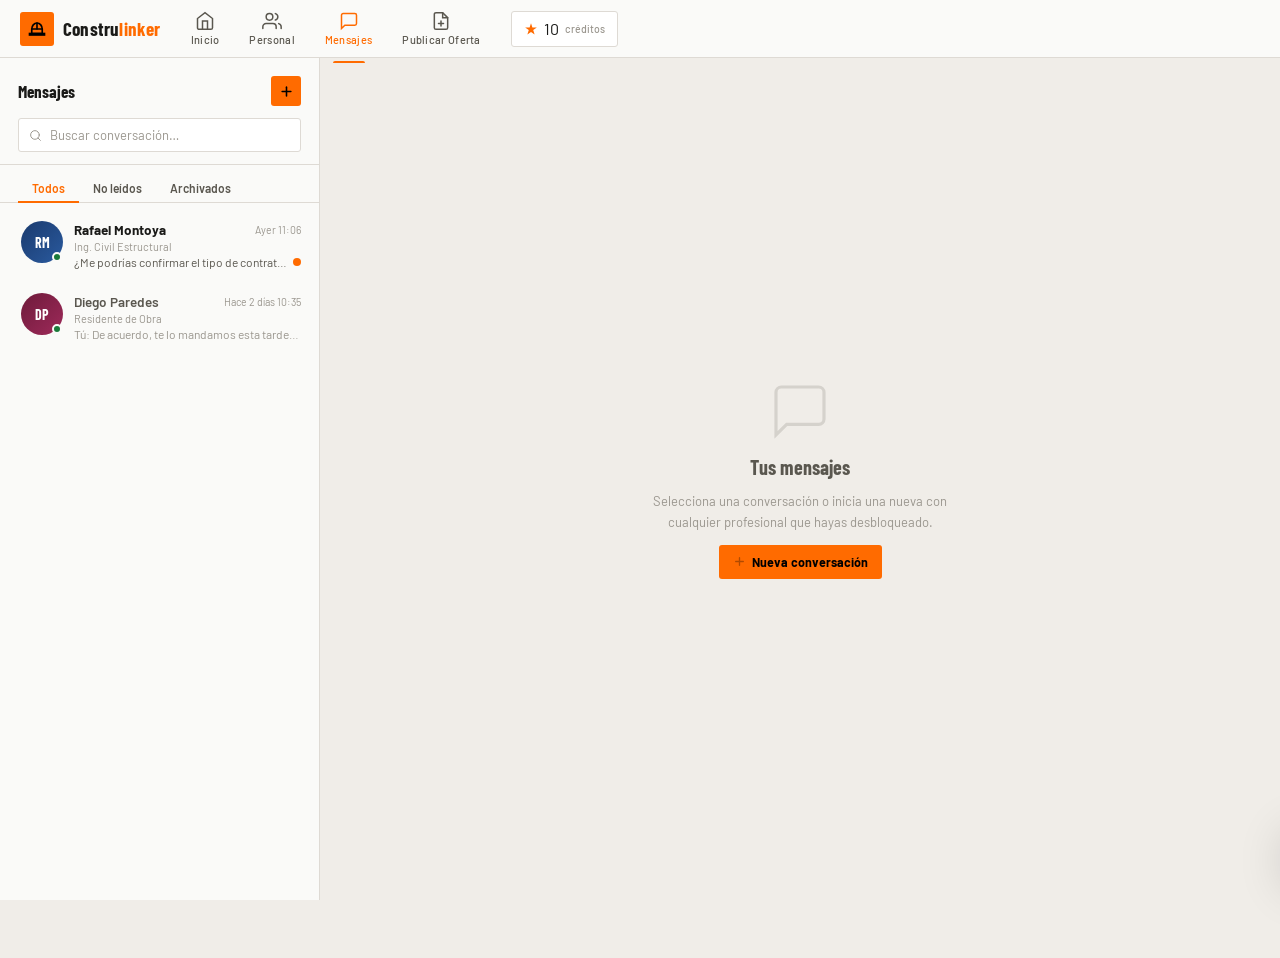
<file: messages.html>
<!DOCTYPE html>
<html lang="es">
<head>
  <meta charset="UTF-8"/>
  <meta name="viewport" content="width=device-width, initial-scale=1.0"/>
  <title>Mensajes — Construlinker</title>
  <link rel="preconnect" href="https://fonts.googleapis.com">
  <link href="https://fonts.googleapis.com/css2?family=Barlow:wght@300;400;500;600;700&family=Barlow+Condensed:wght@500;600;700;800&display=swap" rel="stylesheet">
  <link rel="stylesheet" href="styles.css"/>
  <style>
    body { overflow: hidden; }

    /* ══ MESSAGES SHELL ══════════════════════════════════════ */
    .msg-shell {
      display: grid;
      grid-template-columns: 320px 1fr;
      height: calc(100vh - var(--nav-h));
      margin-top: var(--nav-h);
    }

    /* ── LEFT: CONVERSATIONS LIST ──────────────────────────── */
    .conv-panel {
      background: var(--surface);
      border-right: 1px solid var(--border);
      display: flex; flex-direction: column;
      overflow: hidden;
    }
    .conv-header {
      padding: 18px 18px 12px;
      border-bottom: 1px solid var(--border);
      flex-shrink: 0;
    }
    .conv-header__top {
      display: flex; align-items: center;
      justify-content: space-between; margin-bottom: 12px;
    }
    .conv-header__title {
      font-family: 'Barlow Condensed', sans-serif;
      font-size: 17px; font-weight: 700; color: var(--text);
    }
    .conv-new-btn {
      width: 30px; height: 30px;
      background: var(--orange); color: #000;
      border: none; border-radius: var(--radius);
      display: flex; align-items: center; justify-content: center;
      cursor: pointer; transition: background var(--trans);
      flex-shrink: 0;
    }
    .conv-new-btn:hover { background: var(--orange-hover); }
    .conv-new-btn svg { width: 15px; height: 15px; }
    .conv-search {
      display: flex; align-items: center; gap: 8px;
      background: var(--card); border: 1px solid var(--border);
      border-radius: var(--radius); padding: 0 10px; height: 34px;
    }
    .conv-search svg { width: 13px; height: 13px; color: var(--text-dim); flex-shrink: 0; }
    .conv-search input {
      background: none; border: none; outline: none;
      font-family: inherit; font-size: 13px; color: var(--text);
      width: 100%;
    }
    .conv-search input::placeholder { color: var(--text-dim); }

    /* Filter tabs */
    .conv-tabs {
      display: flex; gap: 0;
      padding: 10px 18px 0;
      border-bottom: 1px solid var(--border);
      flex-shrink: 0;
    }
    .conv-tab {
      font-size: 12px; font-weight: 600;
      padding: 6px 14px;
      background: none; border: none;
      color: var(--text-muted); cursor: pointer;
      border-bottom: 2px solid transparent;
      margin-bottom: -1px;
      transition: all var(--trans);
    }
    .conv-tab.active { color: var(--orange); border-bottom-color: var(--orange); }
    .conv-tab:hover:not(.active) { color: var(--text); }

    /* Conversation items */
    .conv-list {
      flex: 1; overflow-y: auto;
      padding: 6px 0;
    }
    .conv-list::-webkit-scrollbar { width: 4px; }
    .conv-list::-webkit-scrollbar-thumb { background: var(--border); border-radius: 4px; }

    .conv-item {
      display: flex; align-items: flex-start; gap: 11px;
      padding: 12px 18px;
      cursor: pointer; transition: background var(--trans);
      position: relative;
      border-left: 3px solid transparent;
    }
    .conv-item:hover { background: var(--card); }
    .conv-item.active { background: var(--card); border-left-color: var(--orange); }
    .conv-item.unread .ci-name { color: var(--text); font-weight: 700; }
    .conv-item.unread .ci-preview { color: var(--text-muted); }

    .ci-avatar {
      width: 42px; height: 42px; border-radius: 50%;
      display: flex; align-items: center; justify-content: center;
      font-family: 'Barlow Condensed', sans-serif;
      font-size: 14px; font-weight: 700; color: #fff;
      flex-shrink: 0; position: relative;
    }
    .ci-online {
      position: absolute; bottom: 1px; right: 1px;
      width: 10px; height: 10px; border-radius: 50%;
      border: 2px solid var(--surface);
    }
    .ci-online.available { background: var(--green); }
    .ci-online.limited   { background: var(--yellow); }
    .ci-online.busy      { background: var(--red); }

    .ci-body { flex: 1; min-width: 0; }
    .ci-top  { display: flex; align-items: center; justify-content: space-between; margin-bottom: 2px; }
    .ci-name { font-size: 13.5px; font-weight: 600; color: var(--text-muted); overflow: hidden; text-overflow: ellipsis; white-space: nowrap; }
    .ci-time { font-size: 10.5px; color: var(--text-dim); flex-shrink: 0; margin-left: 4px; }
    .ci-preview {
      font-size: 12px; color: var(--text-dim);
      overflow: hidden; text-overflow: ellipsis; white-space: nowrap;
    }
    .ci-unread-dot {
      width: 8px; height: 8px; border-radius: 50%;
      background: var(--orange); flex-shrink: 0;
      align-self: center; margin-left: 4px;
    }
    .ci-role { font-size: 11px; color: var(--text-dim); margin-bottom: 2px; }

    /* Empty conv list */
    .conv-empty {
      display: flex; flex-direction: column; align-items: center;
      gap: 8px; padding: 48px 20px;
      text-align: center; color: var(--text-dim); font-size: 12.5px;
    }
    .conv-empty svg { opacity: .4; }

    /* ── RIGHT: CHAT WINDOW ────────────────────────────────── */
    .chat-panel {
      display: flex; flex-direction: column;
      background: var(--bg); overflow: hidden;
    }

    /* Chat header */
    .chat-header {
      display: flex; align-items: center; gap: 14px;
      padding: 0 20px;
      height: 64px; flex-shrink: 0;
      background: var(--surface);
      border-bottom: 1px solid var(--border);
    }
    .chat-header__avatar {
      width: 40px; height: 40px; border-radius: 50%;
      display: flex; align-items: center; justify-content: center;
      font-family: 'Barlow Condensed', sans-serif;
      font-size: 13px; font-weight: 700; color: #fff;
      flex-shrink: 0;
    }
    .chat-header__info { flex: 1; }
    .chat-header__name { font-size: 14.5px; font-weight: 700; color: var(--text); }
    .chat-header__meta { font-size: 11.5px; color: var(--text-muted); }
    .chat-header__actions { display: flex; gap: 8px; }
    .chat-action-btn {
      width: 34px; height: 34px;
      background: var(--card); border: 1px solid var(--border);
      border-radius: var(--radius); display: flex;
      align-items: center; justify-content: center;
      cursor: pointer; color: var(--text-muted);
      transition: all var(--trans);
    }
    .chat-action-btn:hover { background: var(--card-hover); color: var(--text); }
    .chat-action-btn.orange { background: var(--orange-dim); border-color: rgba(255,107,0,.25); color: var(--orange); }
    .chat-action-btn.orange:hover { background: var(--orange); color: #000; }
    .chat-action-btn svg { width: 15px; height: 15px; }

    /* Messages area */
    .chat-messages {
      flex: 1; overflow-y: auto;
      padding: 20px 20px 12px;
      display: flex; flex-direction: column; gap: 4px;
    }
    .chat-messages::-webkit-scrollbar { width: 4px; }
    .chat-messages::-webkit-scrollbar-thumb { background: var(--border); border-radius: 4px; }

    /* Date separator */
    .msg-date-sep {
      display: flex; align-items: center; gap: 10px;
      margin: 10px 0 6px;
    }
    .msg-date-sep::before,
    .msg-date-sep::after { content: ''; flex: 1; height: 1px; background: var(--border); }
    .msg-date-sep span { font-size: 10.5px; color: var(--text-dim); font-weight: 500; white-space: nowrap; }

    /* Message bubble */
    .msg-row { display: flex; gap: 8px; margin-bottom: 2px; }
    .msg-row.mine { flex-direction: row-reverse; }
    .msg-row.mine + .msg-row.mine .msg-avatar,
    .msg-row:not(.mine) + .msg-row:not(.mine) .msg-avatar { visibility: hidden; }

    .msg-avatar {
      width: 28px; height: 28px; border-radius: 50%;
      display: flex; align-items: center; justify-content: center;
      font-size: 10px; font-weight: 700; color: #fff;
      flex-shrink: 0; align-self: flex-end;
    }
    .msg-bubble-wrap { display: flex; flex-direction: column; max-width: 68%; }
    .msg-row.mine .msg-bubble-wrap { align-items: flex-end; }

    .msg-bubble {
      padding: 9px 13px;
      border-radius: 14px;
      font-size: 13.5px; line-height: 1.5;
      word-break: break-word;
      animation: msgIn .18s ease;
    }
    @keyframes msgIn { from{opacity:0;transform:translateY(4px)} to{opacity:1;transform:none} }

    .msg-row:not(.mine) .msg-bubble {
      background: var(--card);
      border: 1px solid var(--border);
      color: var(--text);
      border-bottom-left-radius: 4px;
    }
    .msg-row.mine .msg-bubble {
      background: var(--orange);
      color: #000;
      border-bottom-right-radius: 4px;
    }

    .msg-time {
      font-size: 10px; color: var(--text-dim);
      margin-top: 3px; padding: 0 2px;
    }
    .msg-row.mine .msg-time { text-align: right; }

    /* Status indicators */
    .msg-status { font-size: 10px; color: var(--text-dim); display: inline-flex; align-items: center; gap: 2px; }
    .msg-status.read { color: var(--orange); }

    /* System message */
    .msg-system {
      text-align: center; font-size: 11.5px;
      color: var(--text-dim); margin: 8px 0;
      padding: 6px 14px;
      background: var(--card); border: 1px solid var(--border);
      border-radius: 12px; align-self: center;
    }

    /* Typing indicator */
    .typing-indicator {
      display: none; align-items: center; gap: 8px;
      padding: 4px 0 8px;
    }
    .typing-indicator.visible { display: flex; }
    .typing-dots { display: flex; gap: 4px; }
    .typing-dot {
      width: 7px; height: 7px; border-radius: 50%;
      background: var(--text-dim);
      animation: typingBounce 1.2s ease infinite;
    }
    .typing-dot:nth-child(2) { animation-delay: .2s; }
    .typing-dot:nth-child(3) { animation-delay: .4s; }
    @keyframes typingBounce { 0%,60%,100%{transform:translateY(0)} 30%{transform:translateY(-5px)} }
    .typing-label { font-size: 11.5px; color: var(--text-dim); font-style: italic; }

    /* Chat input */
    .chat-input-area {
      padding: 12px 20px 16px;
      background: var(--surface);
      border-top: 1px solid var(--border);
      flex-shrink: 0;
    }
    .chat-input-wrap {
      display: flex; align-items: flex-end; gap: 10px;
      background: var(--card);
      border: 1px solid var(--border);
      border-radius: 12px;
      padding: 8px 12px 8px 16px;
      transition: border-color var(--trans);
    }
    .chat-input-wrap:focus-within { border-color: var(--border-light); }
    .chat-input-wrap textarea {
      flex: 1; background: none; border: none; outline: none;
      font-family: inherit; font-size: 13.5px;
      color: var(--text); resize: none;
      max-height: 120px; min-height: 22px;
      line-height: 1.5; padding: 0;
    }
    .chat-input-wrap textarea::placeholder { color: var(--text-dim); }
    .chat-send-btn {
      width: 34px; height: 34px; flex-shrink: 0;
      background: var(--orange); color: #000;
      border: none; border-radius: 8px;
      display: flex; align-items: center; justify-content: center;
      cursor: pointer; transition: background var(--trans), transform .1s;
    }
    .chat-send-btn:hover { background: var(--orange-hover); }
    .chat-send-btn:active { transform: scale(.95); }
    .chat-send-btn svg { width: 15px; height: 15px; }
    .chat-attach-btn {
      background: none; border: none;
      color: var(--text-dim); cursor: pointer;
      padding: 4px; border-radius: var(--radius);
      transition: color var(--trans);
      align-self: flex-end;
    }
    .chat-attach-btn:hover { color: var(--text); }
    .chat-attach-btn svg { width: 17px; height: 17px; display: block; }
    .chat-input-hint {
      font-size: 10.5px; color: var(--text-dim);
      text-align: center; margin-top: 6px;
    }

    /* ── EMPTY CHAT STATE ──────────────────────────────────── */
    .chat-empty {
      flex: 1; display: flex; flex-direction: column;
      align-items: center; justify-content: center;
      gap: 12px; text-align: center; padding: 40px;
      color: var(--text-dim);
    }
    .chat-empty svg { opacity: .3; }
    .chat-empty__title { font-family: 'Barlow Condensed', sans-serif; font-size: 20px; font-weight: 700; color: var(--text-muted); }
    .chat-empty__desc  { font-size: 13px; max-width: 320px; line-height: 1.6; }

    /* ── NEW CONVERSATION PANEL ──────────────────────────────  */
    .new-conv-panel {
      position: absolute; left: 0; top: 0;
      width: 320px; height: 100%;
      background: var(--surface);
      border-right: 1px solid var(--border);
      z-index: 10;
      transform: translateX(-100%);
      transition: transform .25s cubic-bezier(.4,0,.2,1);
      display: flex; flex-direction: column;
    }
    .new-conv-panel.open { transform: translateX(0); }
    .new-conv-header {
      display: flex; align-items: center; gap: 10px;
      padding: 18px 18px 14px;
      border-bottom: 1px solid var(--border);
    }
    .new-conv-title { font-size: 14px; font-weight: 700; color: var(--text); flex: 1; }
    .new-conv-list { flex: 1; overflow-y: auto; padding: 8px 0; }

    /* Responsive */
    @media(max-width:768px) {
      .msg-shell { grid-template-columns: 1fr; }
      .conv-panel { display: none; }
      .conv-panel.mobile-open { display: flex; position: fixed; inset: var(--nav-h) 0 0 0; z-index: 50; }
    }
  </style>
</head>
<body>

 <!-- ══ TOPNAV DINÁMICO UNIVERSAL ════════════════════════════ -->
  <nav class="topnav">
    <div class="topnav__inner">
      <!-- Logo -->
      <a class="topnav__brand" href="company-dashboard.html">
        <div class="brand-icon">
          <svg viewBox="0 0 24 24" fill="none" stroke="currentColor" stroke-width="2.2" stroke-linecap="round"><path d="M2 18h20v2H2z"/><path d="M12 4C8 4 5 8 5 12v6h14v-6c0-4-3-8-7-8z"/><line x1="12" y1="4" x2="12" y2="12"/><line x1="5" y1="12" x2="19" y2="12"/></svg>
        </div>
        <span class="brand-name">Constru<em>linker</em></span>
      </a>

      <!-- Enlaces Dinámicos -->
      <div class="topnav__links" id="dynamicNavLinks"></div>

      <!-- Créditos (Solo Empresa) -->
      <div class="topnav__credits" id="dynamicCredits" onclick="window.location.href='company-dashboard.html?page=creditos'" style="display:none; cursor:pointer;">
        <svg viewBox="0 0 24 24" fill="currentColor" class="credits-diamond"><path d="M12 2l2.4 7.4H22l-6.2 4.5 2.4 7.4L12 17l-6.2 4.3 2.4-7.4L2 9.4h7.6z"/></svg>
        <span id="creditsNavHeader">0</span>
        <span class="credits-label-nav">créditos</span>
      </div>
    </div>
  </nav>

  <script>
    (function(){
      // Lógica para pintar el menú correcto según el rol activo
      const s = JSON.parse(localStorage.getItem('cl_session') || '{}');
      const isWorker = s.type === 'trabajador';
      const navContainer = document.getElementById('dynamicNavLinks');
      const credContainer = document.getElementById('dynamicCredits');
      const path = window.location.pathname;

      if (isWorker) {
        navContainer.innerHTML = `
          <button class="nav-link" onclick="window.location.href='company-dashboard.html'"><svg viewBox="0 0 24 24" fill="none" stroke="currentColor" stroke-width="1.8" stroke-linecap="round"><path d="M3 9l9-7 9 7v11a2 2 0 01-2 2H5a2 2 0 01-2-2z"/><polyline points="9,22 9,12 15,12 15,22"/></svg><span>Inicio</span></button>
          <button class="nav-link" onclick="window.location.href='company-dashboard.html?page=buscar'"><svg viewBox="0 0 24 24" fill="none" stroke="currentColor" stroke-width="1.8" stroke-linecap="round"><path d="M17 21v-2a4 4 0 00-4-4H5a4 4 0 00-4 4v2"/><circle cx="9" cy="7" r="4"/><path d="M23 21v-2a4 4 0 00-3-3.87M16 3.13a4 4 0 010 7.75"/></svg><span>Empresas</span></button>
          <button class="nav-link ${path.includes('messages') ? 'active' : ''}" onclick="window.location.href='messages.html'"><svg viewBox="0 0 24 24" fill="none" stroke="currentColor" stroke-width="1.8" stroke-linecap="round"><path d="M21 15a2 2 0 01-2 2H7l-4 4V5a2 2 0 012-2h14a2 2 0 012 2z"/></svg><span>Mensajes</span></button>
          <button class="nav-link" onclick="window.location.href='company-dashboard.html?page=perfil'"><svg viewBox="0 0 24 24" fill="none" stroke="currentColor" stroke-width="1.8" stroke-linecap="round"><path d="M20 21v-2a4 4 0 00-4-4H8a4 4 0 00-4 4v2"/><circle cx="12" cy="7" r="4"/></svg><span>Mi Perfil</span></button>
        `;
      } else {
        navContainer.innerHTML = `
          <button class="nav-link" onclick="window.location.href='company-dashboard.html'"><svg viewBox="0 0 24 24" fill="none" stroke="currentColor" stroke-width="1.8" stroke-linecap="round"><path d="M3 9l9-7 9 7v11a2 2 0 01-2 2H5a2 2 0 01-2-2z"/><polyline points="9,22 9,12 15,12 15,22"/></svg><span>Inicio</span></button>
          <button class="nav-link" onclick="window.location.href='company-dashboard.html?page=buscar'"><svg viewBox="0 0 24 24" fill="none" stroke="currentColor" stroke-width="1.8" stroke-linecap="round"><path d="M17 21v-2a4 4 0 00-4-4H5a4 4 0 00-4 4v2"/><circle cx="9" cy="7" r="4"/><path d="M23 21v-2a4 4 0 00-3-3.87M16 3.13a4 4 0 010 7.75"/></svg><span>Personal</span></button>
          <button class="nav-link ${path.includes('messages') ? 'active' : ''}" onclick="window.location.href='messages.html'"><svg viewBox="0 0 24 24" fill="none" stroke="currentColor" stroke-width="1.8" stroke-linecap="round"><path d="M21 15a2 2 0 01-2 2H7l-4 4V5a2 2 0 012-2h14a2 2 0 012 2z"/></svg><span>Mensajes</span></button>
          <button class="nav-link ${path.includes('job-offer') ? 'active' : ''}" onclick="window.location.href='job-offer.html'"><svg viewBox="0 0 24 24" fill="none" stroke="currentColor" stroke-width="1.8" stroke-linecap="round"><path d="M14 2H6a2 2 0 00-2 2v16a2 2 0 002 2h12a2 2 0 002-2V8z"/><polyline points="14,2 14,8 20,8"/><line x1="12" y1="18" x2="12" y2="12"/><line x1="9" y1="15" x2="15" y2="15"/></svg><span>Publicar Oferta</span></button>
        `;
        credContainer.style.display = 'flex';
        try {
          const st = JSON.parse(localStorage.getItem('construlinker_state') || '{}');
          document.getElementById('creditsNavHeader').textContent = st.credits ?? 10;
        } catch(e){}
      }
    })();
  </script>

  <!-- ══ MESSAGES SHELL ════════════════════════════════════ -->
  <div class="msg-shell" style="position:relative">

    <!-- ── CONVERSATIONS LIST ──────────────────────────── -->
    <div class="conv-panel" id="convPanel">
      <div class="conv-header">
        <div class="conv-header__top">
          <div class="conv-header__title">Mensajes</div>
          <button class="conv-new-btn" onclick="openNewConv()" title="Nueva conversación">
            <svg viewBox="0 0 24 24" fill="none" stroke="currentColor" stroke-width="2.5" stroke-linecap="round"><line x1="12" y1="5" x2="12" y2="19"/><line x1="5" y1="12" x2="19" y2="12"/></svg>
          </button>
        </div>
        <div class="conv-search">
          <svg viewBox="0 0 24 24" fill="none" stroke="currentColor" stroke-width="1.8" stroke-linecap="round"><circle cx="11" cy="11" r="8"/><path d="m21 21-4.3-4.3"/></svg>
          <input type="text" placeholder="Buscar conversación…" id="convSearch" oninput="filterConvs(this.value)" />
        </div>
      </div>
      <div class="conv-tabs">
        <button class="conv-tab active" onclick="setConvTab('all',this)">Todos</button>
        <button class="conv-tab" onclick="setConvTab('unread',this)">No leídos</button>
        <button class="conv-tab" onclick="setConvTab('archived',this)">Archivados</button>
      </div>
      <div class="conv-list" id="convList"></div>
    </div>

    <!-- ── CHAT WINDOW ─────────────────────────────────── -->
    <div class="chat-panel" id="chatPanel">
      <div class="chat-empty" id="chatEmpty">
        <svg viewBox="0 0 24 24" fill="none" stroke="currentColor" stroke-width="1.2" stroke-linecap="round" width="64" height="64"><path d="M21 15a2 2 0 01-2 2H7l-4 4V5a2 2 0 012-2h14a2 2 0 012 2z"/></svg>
        <div class="chat-empty__title">Tus mensajes</div>
        <div class="chat-empty__desc">Selecciona una conversación o inicia una nueva con cualquier profesional que hayas desbloqueado.</div>
        <button class="btn-orange" onclick="openNewConv()">
          <svg viewBox="0 0 24 24" fill="none" stroke="currentColor" stroke-width="2.5" stroke-linecap="round" width="13" height="13"><line x1="12" y1="5" x2="12" y2="19"/><line x1="5" y1="12" x2="19" y2="12"/></svg>
          Nueva conversación
        </button>
      </div>

      <!-- Active chat (hidden until conv selected) -->
      <div id="activeChat" style="display:none;flex-direction:column;height:100%">
        <!-- Header -->
        <div class="chat-header" id="chatHeader"></div>

        <!-- Messages -->
        <div class="chat-messages" id="chatMessages"></div>

        <!-- Typing -->
        <div style="padding:0 20px">
          <div class="typing-indicator" id="typingIndicator">
            <div class="typing-dots">
              <div class="typing-dot"></div>
              <div class="typing-dot"></div>
              <div class="typing-dot"></div>
            </div>
            <span class="typing-label" id="typingLabel">Escribiendo…</span>
          </div>
        </div>

        <!-- Input -->
        <div class="chat-input-area">
          <div class="chat-input-wrap">
            <button class="chat-attach-btn" title="Adjuntar archivo">
              <svg viewBox="0 0 24 24" fill="none" stroke="currentColor" stroke-width="1.8" stroke-linecap="round"><path d="M21.44 11.05l-9.19 9.19a6 6 0 01-8.49-8.49l9.19-9.19a4 4 0 015.66 5.66l-9.2 9.19a2 2 0 01-2.83-2.83l8.49-8.48"/></svg>
            </button>
            <textarea id="msgInput" placeholder="Escribe tu mensaje…" rows="1" oninput="autoResize(this)" onkeydown="handleKey(event)"></textarea>
            <button class="chat-send-btn" onclick="sendMessage()">
              <svg viewBox="0 0 24 24" fill="none" stroke="currentColor" stroke-width="2.5" stroke-linecap="round"><line x1="22" y1="2" x2="11" y2="13"/><polygon points="22,2 15,22 11,13 2,9"/></svg>
            </button>
          </div>
          <div class="chat-input-hint">Enter para enviar · Shift+Enter para nueva línea</div>
        </div>
      </div>
    </div>

    <!-- ── NEW CONVERSATION PANEL ──────────────────────── -->
    <div class="new-conv-panel" id="newConvPanel">
      <div class="new-conv-header">
        <button class="modal-close" onclick="closeNewConv()">
          <svg viewBox="0 0 24 24" fill="none" stroke="currentColor" stroke-width="2" width="16" height="16" stroke-linecap="round"><line x1="18" y1="6" x2="6" y2="18"/><line x1="6" y1="6" x2="18" y2="18"/></svg>
        </button>
        <div class="new-conv-title">Nueva conversación</div>
      </div>
      <div style="padding:10px 18px 0">
        <div class="conv-search" style="margin-bottom:0">
          <svg viewBox="0 0 24 24" fill="none" stroke="currentColor" stroke-width="1.8" stroke-linecap="round"><circle cx="11" cy="11" r="8"/><path d="m21 21-4.3-4.3"/></svg>
          <input type="text" placeholder="Buscar profesional desbloqueado…" id="newConvSearch" oninput="filterNewConv(this.value)"/>
        </div>
      </div>
      <div class="new-conv-list" id="newConvList"></div>
    </div>

  </div>

  <!-- ══ TOAST ═════════════════════════════════════════════ -->
  <div class="toast" id="toastEl">
    <div class="toast__icon" id="toastIcon"></div>
    <div class="toast__body"><strong id="toastTitle"></strong><span id="toastSub"></span></div>
  </div>

  <script>
  'use strict';

  /* ── PROFESIONALES (espejo de app.js) ─────────────────── */
  const PROFESSIONALS = [
    { id:1,  name:"Rafael Montoya",  specialty:"Ing. Civil Estructural",        availability:"available", color:["#1A3A6E","#2A5A9E"], initials:"RM" },
    { id:2,  name:"Valeria Torres",  specialty:"Arquitecta Senior",             availability:"available", color:["#3A1A6E","#5A2A9E"], initials:"VT" },
    { id:3,  name:"Carlos Espinoza", specialty:"Maestro de Obra",               availability:"busy",      color:["#1A5E2A","#2A8E3E"], initials:"CE" },
    { id:4,  name:"Sofía Quispe",    specialty:"Técnico de PRL / SSOMA",        availability:"available", color:["#6E3A1A","#9E5A2A"], initials:"SQ" },
    { id:5,  name:"Diego Paredes",   specialty:"Residente de Obra",             availability:"available", color:["#6E1A3A","#9E2A5A"], initials:"DP" },
    { id:6,  name:"Lucía Benítez",   specialty:"Electricista Industrial",        availability:"limited",   color:["#1A6E6E","#2A9E9E"], initials:"LB" },
    { id:7,  name:"Marco Ríos",      specialty:"Oficial Albañil de Primera",    availability:"available", color:["#5A3A1A","#8A5A2A"], initials:"MR" },
    { id:8,  name:"Ana Fuentes",     specialty:"Pintora de Acabados",           availability:"available", color:["#1A3A5E","#2A5A8E"], initials:"AF" },
    { id:9,  name:"Pedro Cárdenas",  specialty:"Operador de Grúa Torre",        availability:"limited",   color:["#4E1A1A","#7E2A2A"], initials:"PC" },
    { id:10, name:"Rosa Mamani",     specialty:"Gasfitero / Instalaciones IISS",availability:"available", color:["#1A2A6E","#2A3A9E"], initials:"RM" },
    { id:11, name:"Jorge Huanca",    specialty:"Peón de Construcción",          availability:"available", color:["#2A4A2A","#3A6A3A"], initials:"JH" },
    { id:12, name:"Sandra Vargas",   specialty:"Ing. de Presupuestos",          availability:"limited",   color:["#4A2A5A","#6A3A8A"], initials:"SV" },
  ];

  /* ── STATE ─────────────────────────────────────────────── */
  const MSG_KEY   = 'construlinker_messages';
  const STATE_KEY = 'construlinker_state';

  let conversations = [];
  let activeConvId  = null;
  let convTab       = 'all';
  let typingTimer   = null;
  let autoReplTimer = null;
  let unlockedIds   = [];

  /* ── INIT ───────────────────────────────────────────────── */
  function init() {
    loadState();
    loadMessages();
    renderConvList();

    // Open conv from URL param
    const params = new URLSearchParams(window.location.search);
    const cid = params.get('conv');
    if (cid) openConversation(parseInt(cid));
  }

  function loadState() {
    try {
      const s = JSON.parse(localStorage.getItem(STATE_KEY) || '{}');
      document.getElementById('creditsNav').textContent = s.credits ?? 10;
      unlockedIds = s.unlocked ?? [];
      // Demo: always show some unlocked for usability
      if (!unlockedIds.length) unlockedIds = [1, 2, 4, 5, 7];
    } catch(e) { unlockedIds = [1, 2, 4, 5, 7]; }
  }

  function loadMessages() {
    try {
      conversations = JSON.parse(localStorage.getItem(MSG_KEY) || '[]');
    } catch(e) { conversations = []; }

    // Seed demo conversations if empty
    if (!conversations.length) {
      conversations = [
        {
          id: 1001, workerId: 1, unread: 2,
          messages: [
            { id:1, from:'worker', text:'Hola, vi que desbloqueasteis mi perfil. ¿Tienen alguna oportunidad para un ingeniero estructural?', time:'10:32', date:'Ayer' },
            { id:2, from:'empresa', text:'Buenos días Rafael. Sí, estamos buscando a alguien para supervisar la estructura de una torre de 16 pisos en Miraflores. ¿Tienes disponibilidad esta semana?', time:'10:48', date:'Ayer' },
            { id:3, from:'worker', text:'Perfecto, tengo disponibilidad a partir del lunes. Podríamos hablar por teléfono para afinar los detalles.', time:'11:05', date:'Ayer' },
            { id:4, from:'worker', text:'¿Me podrías confirmar el tipo de contrato y la duración del proyecto?', time:'11:06', date:'Ayer' },
          ]
        },
        {
          id: 1002, workerId: 5, unread: 0,
          messages: [
            { id:1, from:'empresa', text:'Diego, necesitamos un residente para una obra de 12 pisos en Surco. ¿Te interesa?', time:'09:15', date:'Hace 2 días' },
            { id:2, from:'worker', text:'Buenas. Sí me interesa, cuéntame más detalles. ¿Es jornada completa?', time:'09:40', date:'Hace 2 días' },
            { id:3, from:'empresa', text:'Jornada completa, contrato de obra. Duración estimada 14 meses. El inicio sería en 2 semanas.', time:'10:12', date:'Hace 2 días' },
            { id:4, from:'worker', text:'Perfecto. Mándame el contrato cuando puedas para revisarlo.', time:'10:30', date:'Hace 2 días' },
            { id:5, from:'empresa', text:'De acuerdo, te lo mandamos esta tarde. ¡Gracias!', time:'10:35', date:'Hace 2 días' },
          ]
        },
      ];
      saveMessages();
    }
  }

  function saveMessages() {
    try { localStorage.setItem(MSG_KEY, JSON.stringify(conversations)); } catch(e) {}
  }

  /* ── RENDER CONVERSATION LIST ─────────────────────────── */
  function renderConvList(filter = '') {
    const el = document.getElementById('convList');
    let convs = conversations;

    if (convTab === 'unread')   convs = convs.filter(c => c.unread > 0);
    if (convTab === 'archived') convs = [];

    if (filter) {
      convs = convs.filter(c => {
        const p = PROFESSIONALS.find(x => x.id === c.workerId);
        return p && p.name.toLowerCase().includes(filter.toLowerCase());
      });
    }

    if (!convs.length) {
      el.innerHTML = `<div class="conv-empty">
        <svg viewBox="0 0 24 24" fill="none" stroke="currentColor" stroke-width="1.5" width="40" height="40" stroke-linecap="round"><path d="M21 15a2 2 0 01-2 2H7l-4 4V5a2 2 0 012-2h14a2 2 0 012 2z"/></svg>
        <span>${convTab === 'archived' ? 'No tienes conversaciones archivadas.' : 'No hay conversaciones todavía.'}</span>
      </div>`;
      return;
    }

    el.innerHTML = convs.map(c => {
      const p = PROFESSIONALS.find(x => x.id === c.workerId);
      if (!p) return '';
      const last = c.messages[c.messages.length - 1];
      const grad = `background:linear-gradient(135deg,${p.color[0]},${p.color[1]})`;
      const isActive = c.id === activeConvId;
      return `
        <div class="conv-item ${c.unread ? 'unread' : ''} ${isActive ? 'active' : ''}" onclick="openConversation(${c.id})">
          <div class="ci-avatar" style="${grad}">
            ${p.initials}
            <div class="ci-online ${p.availability}"></div>
          </div>
          <div class="ci-body">
            <div class="ci-top">
              <div class="ci-name">${p.name}</div>
              <div class="ci-time">${last?.date || ''} ${last?.time || ''}</div>
            </div>
            <div class="ci-role">${p.specialty}</div>
            <div style="display:flex;align-items:center;justify-content:space-between">
              <div class="ci-preview">${last ? (last.from === 'empresa' ? 'Tú: ' : '') + last.text : '...'}</div>
              ${c.unread ? `<div class="ci-unread-dot"></div>` : ''}
            </div>
          </div>
        </div>`;
    }).join('');
  }

  function filterConvs(val) { renderConvList(val); }

  function setConvTab(tab, el) {
    convTab = tab;
    document.querySelectorAll('.conv-tab').forEach(t => t.classList.remove('active'));
    el.classList.add('active');
    renderConvList();
  }

  /* ── OPEN CONVERSATION ────────────────────────────────── */
  function openConversation(convId) {
    activeConvId = convId;
    const conv = conversations.find(c => c.id === convId);
    if (!conv) return;

    // Mark as read
    conv.unread = 0;
    saveMessages();
    renderConvList();

    const p = PROFESSIONALS.find(x => x.id === conv.workerId);
    if (!p) return;

    const grad = `background:linear-gradient(135deg,${p.color[0]},${p.color[1]})`;
    const availLabels = { available:'Disponible', limited:'Disp. Limitada', busy:'No disponible' };

    // Show chat panel
    document.getElementById('chatEmpty').style.display  = 'none';
    const ac = document.getElementById('activeChat');
    ac.style.display = 'flex';

    // Render header
    document.getElementById('chatHeader').innerHTML = `
      <div class="chat-header__avatar" style="${grad}">${p.initials}</div>
      <div class="chat-header__info">
        <div class="chat-header__name">${p.name}</div>
        <div class="chat-header__meta">${p.specialty} · ${availLabels[p.availability]}</div>
      </div>
      <div class="chat-header__actions">
        <button class="chat-action-btn" onclick="window.location.href='worker-profile.html?id=${p.id}'" title="Ver perfil">
          <svg viewBox="0 0 24 24" fill="none" stroke="currentColor" stroke-width="1.8" stroke-linecap="round" width="15" height="15"><path d="M20 21v-2a4 4 0 00-4-4H8a4 4 0 00-4 4v2"/><circle cx="12" cy="7" r="4"/></svg>
        </button>
        <button class="chat-action-btn orange" onclick="window.open('https://wa.me/${p.id}51987000000','_blank')" title="Abrir WhatsApp">
          <svg viewBox="0 0 24 24" fill="none" stroke="currentColor" stroke-width="1.8" stroke-linecap="round" width="15" height="15"><path d="M21 11.5a8.38 8.38 0 01-.9 3.8 8.5 8.5 0 01-7.6 4.7 8.38 8.38 0 01-3.8-.9L3 21l1.9-5.7a8.38 8.38 0 01-.9-3.8 8.5 8.5 0 014.7-7.6 8.38 8.38 0 013.8-.9h.5a8.48 8.48 0 018 8v.5z"/></svg>
        </button>
        <button class="chat-action-btn" onclick="archiveConv(${convId})" title="Archivar">
          <svg viewBox="0 0 24 24" fill="none" stroke="currentColor" stroke-width="1.8" stroke-linecap="round" width="15" height="15"><polyline points="21,8 21,21 3,21 3,8"/><rect x="1" y="3" width="22" height="5"/><line x1="10" y1="12" x2="14" y2="12"/></svg>
        </button>
      </div>`;

    renderMessages(conv);
    scrollChatBottom(true);
  }

  /* ── RENDER MESSAGES ──────────────────────────────────── */
  function renderMessages(conv) {
    const el = document.getElementById('chatMessages');
    const p  = PROFESSIONALS.find(x => x.id === conv.workerId);
    const grad = p ? `background:linear-gradient(135deg,${p.color[0]},${p.color[1]})` : '';
    const empGrad = `background:linear-gradient(135deg,#7F2A4A,#4A2A7F)`;

    // Group by date
    let lastDate = null;
    el.innerHTML = conv.messages.map(msg => {
      const isMine   = msg.from === 'empresa';
      const dateHTML = msg.date !== lastDate
        ? `<div class="msg-date-sep"><span>${msg.date}</span></div>`
        : '';
      lastDate = msg.date;

      const avatarStyle = isMine ? empGrad : grad;
      const initials    = isMine ? 'CA' : (p?.initials || '?');

      const statusHTML = isMine
        ? `<span class="msg-status ${msg.id === conv.messages[conv.messages.length-1].id ? 'read' : ''}">
             <svg viewBox="0 0 24 24" fill="none" stroke="currentColor" stroke-width="2.5" stroke-linecap="round" width="10" height="10"><polyline points="20,6 9,17 4,12"/></svg>
             ${msg.id === conv.messages[conv.messages.length-1].id ? 'Visto' : 'Enviado'}
           </span>` : '';

      return `
        ${dateHTML}
        <div class="msg-row ${isMine ? 'mine' : ''}">
          <div class="msg-avatar" style="${avatarStyle}">${initials}</div>
          <div class="msg-bubble-wrap">
            <div class="msg-bubble">${escapeHtml(msg.text)}</div>
            <div class="msg-time">${msg.time} ${statusHTML}</div>
          </div>
        </div>`;
    }).join('');

    // System message at top
    el.insertAdjacentHTML('afterbegin', `
      <div class="msg-system">
        🔓 Perfil desbloqueado — Conversación iniciada
      </div>`);
  }

  /* ── SEND MESSAGE ─────────────────────────────────────── */
  function sendMessage() {
    const inp  = document.getElementById('msgInput');
    const text = inp.value.trim();
    if (!text || !activeConvId) return;

    const conv = conversations.find(c => c.id === activeConvId);
    if (!conv) return;

    const msg = {
      id:   Date.now(),
      from: 'empresa',
      text,
      time: new Date().toLocaleTimeString('es-PE', { hour:'2-digit', minute:'2-digit' }),
      date: 'Hoy'
    };
    conv.messages.push(msg);
    saveMessages();

    inp.value = '';
    inp.style.height = '';
    renderMessages(conv);
    renderConvList();
    scrollChatBottom(true);

    // Simulate auto-reply
    simulateReply(conv);
  }

  function simulateReply(conv) {
    const p = PROFESSIONALS.find(x => x.id === conv.workerId);
    const replies = [
      '¡Gracias por tu mensaje! Me interesa conocer más detalles sobre el proyecto.',
      'Entendido. ¿Cuándo sería la incorporación?',
      'Perfecto, podemos coordinar por teléfono para concretar los detalles.',
      'De acuerdo. ¿Me puedes indicar el tipo de contrato y las condiciones?',
      'Muchas gracias. Estoy disponible esta semana para una reunión o llamada.',
    ];

    // Show typing indicator after 1s
    clearTimeout(typingTimer);
    clearTimeout(autoReplTimer);
    typingTimer = setTimeout(() => {
      const ti = document.getElementById('typingIndicator');
      const tl = document.getElementById('typingLabel');
      if (ti && activeConvId === conv.id) {
        ti.classList.add('visible');
        if (tl) tl.textContent = `${p?.name || 'El profesional'} está escribiendo…`;
        scrollChatBottom(false);
      }
    }, 1200);

    // Send reply after 2.5–4s
    autoReplTimer = setTimeout(() => {
      const ti = document.getElementById('typingIndicator');
      if (ti) ti.classList.remove('visible');

      const reply = {
        id:   Date.now() + 1,
        from: 'worker',
        text: replies[Math.floor(Math.random() * replies.length)],
        time: new Date().toLocaleTimeString('es-PE', { hour:'2-digit', minute:'2-digit' }),
        date: 'Hoy'
      };
      conv.messages.push(reply);
      conv.unread = activeConvId === conv.id ? 0 : 1;
      saveMessages();
      if (activeConvId === conv.id) {
        renderMessages(conv);
        scrollChatBottom(true);
      }
      renderConvList();
    }, 2500 + Math.random() * 1500);
  }

  function scrollChatBottom(smooth = false) {
    const el = document.getElementById('chatMessages');
    if (el) el.scrollTo({ top: el.scrollHeight, behavior: smooth ? 'smooth' : 'instant' });
  }

  /* ── NEW CONVERSATION ─────────────────────────────────── */
  function openNewConv() {
    filterNewConv('');
    document.getElementById('newConvPanel').classList.add('open');
    setTimeout(() => document.getElementById('newConvSearch')?.focus(), 100);
  }
  function closeNewConv() { document.getElementById('newConvPanel').classList.remove('open'); }

  function filterNewConv(q) {
    const el = document.getElementById('newConvList');
    const available = PROFESSIONALS.filter(p =>
      unlockedIds.includes(p.id) &&
      (!q || p.name.toLowerCase().includes(q.toLowerCase()) || p.specialty.toLowerCase().includes(q.toLowerCase()))
    );

    if (!available.length) {
      el.innerHTML = `<div class="conv-empty" style="padding:24px"><span>No hay profesionales desbloqueados que coincidan.<br>Desbloquea perfiles desde el <a href="company-dashboard.html?page=buscar" style="color:var(--orange)">directorio</a>.</span></div>`;
      return;
    }

    el.innerHTML = available.map(p => {
      const grad = `background:linear-gradient(135deg,${p.color[0]},${p.color[1]})`;
      const existing = conversations.find(c => c.workerId === p.id);
      return `
        <div class="conv-item" onclick="startConversation(${p.id})">
          <div class="ci-avatar" style="${grad}">${p.initials}</div>
          <div class="ci-body">
            <div class="ci-top">
              <div class="ci-name">${p.name}</div>
              ${existing ? `<span style="font-size:10px;color:var(--orange)">Activa</span>` : ''}
            </div>
            <div class="ci-role">${p.specialty}</div>
            <div class="ci-preview">${existing ? 'Conversación existente' : 'Iniciar conversación'}</div>
          </div>
        </div>`;
    }).join('');
  }

  function startConversation(workerId) {
    closeNewConv();
    const existing = conversations.find(c => c.workerId === workerId);
    if (existing) { openConversation(existing.id); return; }

    const p  = PROFESSIONALS.find(x => x.id === workerId);
    const id = Date.now();
    const newConv = {
      id, workerId, unread: 0,
      messages: [{
        id: 1, from: 'sistema',
        text: `Conversación iniciada con ${p.name}`,
        time: new Date().toLocaleTimeString('es-PE', { hour:'2-digit', minute:'2-digit' }),
        date: 'Hoy'
      }]
    };
    conversations.unshift(newConv);
    saveMessages();
    renderConvList();
    openConversation(id);
  }

  function archiveConv(convId) {
    conversations = conversations.filter(c => c.id !== convId);
    saveMessages();
    activeConvId = null;
    document.getElementById('chatEmpty').style.display  = 'flex';
    document.getElementById('activeChat').style.display = 'none';
    renderConvList();
    showToast('Conversación archivada','Puedes verla en la pestaña Archivados.');
  }

  /* ── INPUT HELPERS ────────────────────────────────────── */
  function autoResize(ta) {
    ta.style.height = 'auto';
    ta.style.height = Math.min(ta.scrollHeight, 120) + 'px';
  }

  function handleKey(e) {
    if (e.key === 'Enter' && !e.shiftKey) {
      e.preventDefault(); sendMessage();
    }
  }

  function escapeHtml(str) {
    return str.replace(/&/g,'&amp;').replace(/</g,'&lt;').replace(/>/g,'&gt;').replace(/\n/g,'<br>');
  }

  /* ── TOAST ────────────────────────────────────────────── */
  let toastTimer;
  function showToast(title, sub, ok=true) {
    const el = document.getElementById('toastEl');
    document.getElementById('toastTitle').textContent = title;
    document.getElementById('toastSub').textContent   = sub;
    document.getElementById('toastIcon').innerHTML = ok
      ? `<svg viewBox="0 0 24 24" fill="none" stroke="currentColor" stroke-width="2.5" stroke-linecap="round" width="13" height="13"><polyline points="20,6 9,17 4,12"/></svg>`
      : `<svg viewBox="0 0 24 24" fill="none" stroke="currentColor" stroke-width="2" stroke-linecap="round" width="13" height="13"><circle cx="12" cy="12" r="10"/><line x1="12" y1="8" x2="12" y2="12"/></svg>`;
    el.classList.add('show');
    clearTimeout(toastTimer);
    toastTimer = setTimeout(() => el.classList.remove('show'), 3500);
  }

  document.addEventListener('DOMContentLoaded', init);
  </script>
</body>
</html>
</file>
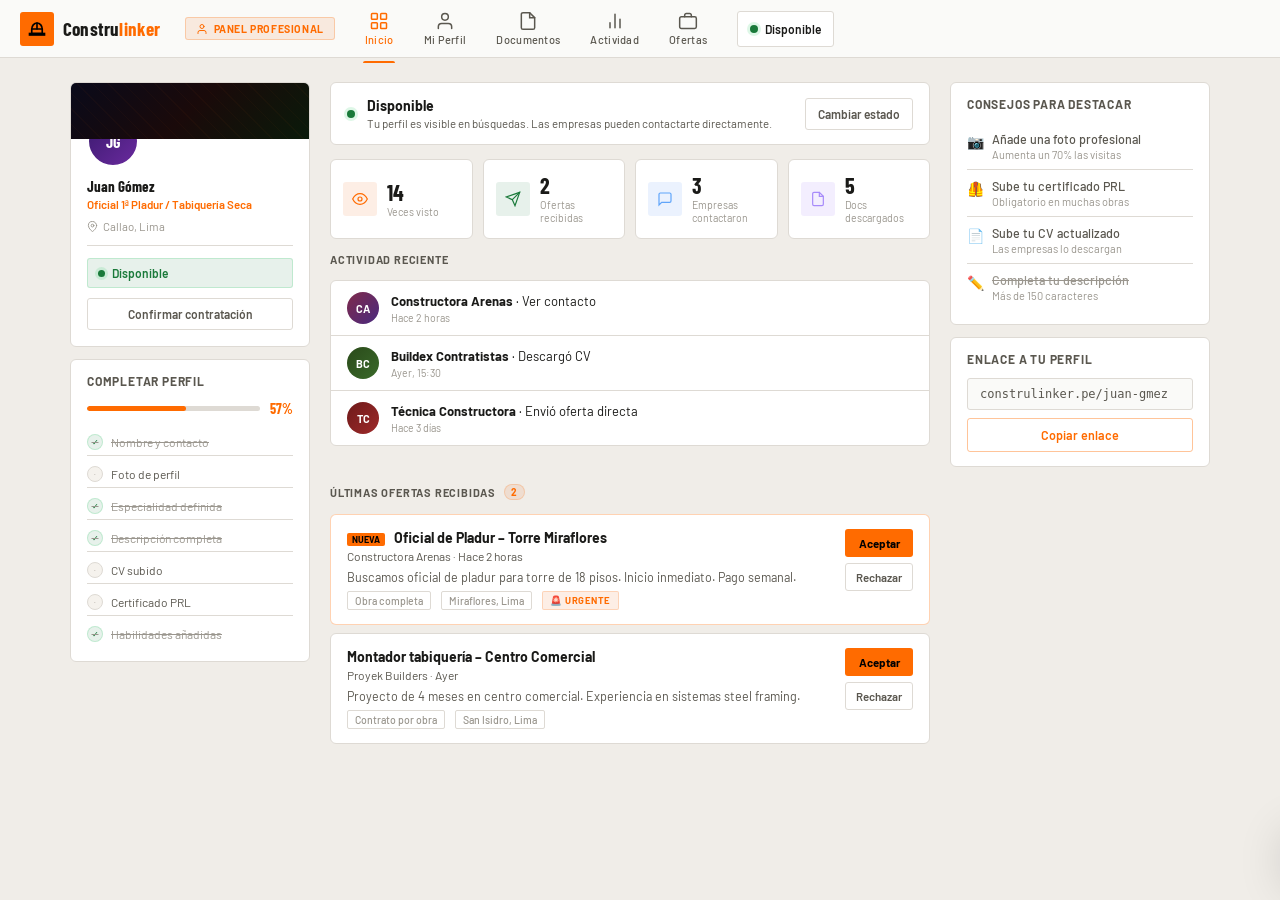
<file: worker-dashboard.html>
<!DOCTYPE html>
<html lang="es">
<head>
  <meta charset="UTF-8"/>
  <meta name="viewport" content="width=device-width, initial-scale=1.0"/>
  <title>Construlinker — Panel del Profesional</title>
  <link rel="preconnect" href="https://fonts.googleapis.com">
  <link href="https://fonts.googleapis.com/css2?family=Barlow:wght@300;400;500;600;700&family=Barlow+Condensed:wght@500;600;700&display=swap" rel="stylesheet">
  <link rel="stylesheet" href="styles.css"/>
  <link rel="stylesheet" href="worker-styles.css"/>
</head>
<body>

  <!-- ══ TOPNAV TRABAJADOR ════════════════════════════════ -->
  <nav class="topnav" id="topnav">
    <div class="topnav__inner">
      <a class="topnav__brand" href="company-dashboard.html">
        <div class="brand-icon">
          <svg viewBox="0 0 24 24" fill="none" stroke="currentColor" stroke-width="2.2" stroke-linecap="round">
            <path d="M2 18h20v2H2z"/>
            <path d="M12 4C8 4 5 8 5 12v6h14v-6c0-4-3-8-7-8z"/>
            <line x1="12" y1="4" x2="12" y2="12"/>
            <line x1="5" y1="12" x2="19" y2="12"/>
          </svg>
        </div>
        <span class="brand-name">Constru<em>linker</em></span>
      </a>

      <!-- Role badge -->
      <div class="role-badge">
        <svg viewBox="0 0 24 24" fill="none" stroke="currentColor" stroke-width="2" stroke-linecap="round" width="12" height="12"><path d="M20 21v-2a4 4 0 00-4-4H8a4 4 0 00-4 4v2"/><circle cx="12" cy="7" r="4"/></svg>
        Panel Profesional
      </div>

      <div class="topnav__links">
        <button class="nav-link active" data-page="dashboard" onclick="navigate('dashboard')">
          <svg viewBox="0 0 24 24" fill="none" stroke="currentColor" stroke-width="1.8" stroke-linecap="round"><rect x="3" y="3" width="7" height="7" rx="1"/><rect x="14" y="3" width="7" height="7" rx="1"/><rect x="3" y="14" width="7" height="7" rx="1"/><rect x="14" y="14" width="7" height="7" rx="1"/></svg>
          <span>Inicio</span>
        </button>
        <button class="nav-link" data-page="perfil" onclick="navigate('perfil')">
          <svg viewBox="0 0 24 24" fill="none" stroke="currentColor" stroke-width="1.8" stroke-linecap="round"><path d="M20 21v-2a4 4 0 00-4-4H8a4 4 0 00-4 4v2"/><circle cx="12" cy="7" r="4"/></svg>
          <span>Mi Perfil</span>
        </button>
        <button class="nav-link" data-page="documentos" onclick="navigate('documentos')">
          <svg viewBox="0 0 24 24" fill="none" stroke="currentColor" stroke-width="1.8" stroke-linecap="round"><path d="M14 2H6a2 2 0 00-2 2v16a2 2 0 002 2h12a2 2 0 002-2V8z"/><polyline points="14,2 14,8 20,8"/></svg>
          <span>Documentos</span>
        </button>
        <button class="nav-link" data-page="actividad" onclick="navigate('actividad')">
          <svg viewBox="0 0 24 24" fill="none" stroke="currentColor" stroke-width="1.8" stroke-linecap="round"><path d="M18 20V10M12 20V4M6 20v-6"/></svg>
          <span>Actividad</span>
        </button>
        <button class="nav-link" data-page="empleo" onclick="navigate('empleo')">
          <svg viewBox="0 0 24 24" fill="none" stroke="currentColor" stroke-width="1.8" stroke-linecap="round"><rect x="2" y="7" width="20" height="14" rx="2"/><path d="M16 7V5a2 2 0 00-2-2h-4a2 2 0 00-2 2v2"/></svg>
          <span>Ofertas</span>
        </button>
      </div>

      <!-- Availability quick toggle -->
      <div class="avail-toggle-nav" id="availToggleNav" onclick="navigate('perfil')">
        <div class="avail-pulse" id="navAvailDot"></div>
        <span id="navAvailLabel">Disponible</span>
      </div>
    </div>
  </nav>

  <!-- ══ APP MAIN ══════════════════════════════════════════ -->
  <main class="app-main">

    <!-- PAGE: DASHBOARD ─────────────────────────────────── -->
    <div class="page active" id="page-dashboard">
      <div class="w-layout">

        <!-- Left: profile card -->
        <aside class="w-sidebar-left">
          <div class="w-profile-card" id="wProfileCard">
            <!-- Inyectado por JS -->
          </div>
          <div class="widget">
            <div class="widget__title">Completar perfil</div>
            <div class="completion-bar-wrap">
              <div class="completion-bar"><div class="completion-fill" id="completionFill" style="width:45%"></div></div>
              <span class="completion-pct" id="completionPct">45%</span>
            </div>
            <div class="completion-items" id="completionItems"></div>
          </div>
        </aside>

        <!-- Center: feed/activity -->
        <section class="w-center">

          <!-- Estado rápido banner -->
          <div class="status-banner" id="statusBanner">
            <div class="status-banner__left">
              <div class="avail-pulse" id="bannerDot"></div>
              <div>
                <div class="status-banner__title" id="bannerTitle">Tu estado actual</div>
                <div class="status-banner__sub" id="bannerSub">Las empresas pueden contactarte</div>
              </div>
            </div>
            <div class="status-banner__actions">
              <button class="btn-ghost sm-btn" onclick="navigate('perfil')">Cambiar estado</button>
            </div>
          </div>

          <!-- Stats cards -->
          <div class="w-stats-grid">
            <div class="w-stat-card">
              <div class="w-stat-icon orange">
                <svg viewBox="0 0 24 24" fill="none" stroke="currentColor" stroke-width="1.8" stroke-linecap="round" width="16" height="16"><path d="M1 12s4-8 11-8 11 8 11 8-4 8-11 8-11-8-11-8z"/><circle cx="12" cy="12" r="3"/></svg>
              </div>
              <div><div class="w-stat-val" id="statViews">0</div><div class="w-stat-lbl">Veces visto</div></div>
            </div>
            <div class="w-stat-card">
              <div class="w-stat-icon green">
                <svg viewBox="0 0 24 24" fill="none" stroke="currentColor" stroke-width="1.8" stroke-linecap="round" width="16" height="16"><line x1="22" y1="2" x2="11" y2="13"/><polygon points="22,2 15,22 11,13 2,9"/></svg>
              </div>
              <div><div class="w-stat-val" id="statOffers">0</div><div class="w-stat-lbl">Ofertas recibidas</div></div>
            </div>
            <div class="w-stat-card">
              <div class="w-stat-icon blue">
                <svg viewBox="0 0 24 24" fill="none" stroke="currentColor" stroke-width="1.8" stroke-linecap="round" width="16" height="16"><path d="M21 15a2 2 0 01-2 2H7l-4 4V5a2 2 0 012-2h14a2 2 0 012 2z"/></svg>
              </div>
              <div><div class="w-stat-val" id="statContacts">0</div><div class="w-stat-lbl">Empresas contactaron</div></div>
            </div>
            <div class="w-stat-card">
              <div class="w-stat-icon purple">
                <svg viewBox="0 0 24 24" fill="none" stroke="currentColor" stroke-width="1.8" stroke-linecap="round" width="16" height="16"><path d="M14 2H6a2 2 0 00-2 2v16a2 2 0 002 2h12a2 2 0 002-2V8z"/><polyline points="14,2 14,8 20,8"/></svg>
              </div>
              <div><div class="w-stat-val" id="statDocs">0</div><div class="w-stat-lbl">Docs descargados</div></div>
            </div>
          </div>

          <!-- Actividad reciente -->
          <div class="w-section-title">Actividad reciente</div>
          <div class="w-activity-list" id="activityList">
            <div class="w-activity-empty">
              <svg viewBox="0 0 24 24" fill="none" stroke="currentColor" stroke-width="1.5" width="36" height="36" stroke-linecap="round"><circle cx="12" cy="12" r="10"/><path d="M12 6v6l4 2"/></svg>
              <span>Aún no hay actividad. Tu perfil está activo y esperando visitas.</span>
            </div>
          </div>

          <!-- Ofertas pendientes -->
          <div class="w-section-title" style="margin-top:24px">
            Últimas ofertas recibidas
            <span class="badge-count" id="offersCount">0</span>
          </div>
          <div id="offersList">
            <div class="w-empty-state">
              <svg viewBox="0 0 24 24" fill="none" stroke="currentColor" stroke-width="1.5" width="36" height="36" stroke-linecap="round"><rect x="2" y="7" width="20" height="14" rx="2"/><path d="M16 7V5a2 2 0 00-2-2h-4a2 2 0 00-2 2v2"/></svg>
              <span>No tienes ofertas todavía. Mantén tu perfil al día para aparecer en más búsquedas.</span>
            </div>
          </div>
        </section>

        <!-- Right: sidebar -->
        <aside class="w-sidebar-right">
          <div class="widget">
            <div class="widget__title">Consejos para destacar</div>
            <div class="tip-list">
              <div class="tip-item" id="tip-foto">
                <div class="tip-icon pending">📷</div>
                <div><div class="tip-text">Añade una foto profesional</div><div class="tip-sub">Aumenta un 70% las visitas</div></div>
              </div>
              <div class="tip-item" id="tip-prl">
                <div class="tip-icon pending">🦺</div>
                <div><div class="tip-text">Sube tu certificado PRL</div><div class="tip-sub">Obligatorio en muchas obras</div></div>
              </div>
              <div class="tip-item" id="tip-cv">
                <div class="tip-icon pending">📄</div>
                <div><div class="tip-text">Sube tu CV actualizado</div><div class="tip-sub">Las empresas lo descargan</div></div>
              </div>
              <div class="tip-item" id="tip-about">
                <div class="tip-icon pending">✏️</div>
                <div><div class="tip-text">Completa tu descripción</div><div class="tip-sub">Más de 150 caracteres</div></div>
              </div>
            </div>
          </div>
          <div class="widget">
            <div class="widget__title">Enlace a tu perfil</div>
            <div class="profile-link-box" id="profileLinkBox">
              construlinker.pe/<span id="profileSlug">tu-perfil</span>
            </div>
            <button class="btn-orange-outline" style="width:100%;margin-top:8px" onclick="copyProfileLink()">Copiar enlace</button>
          </div>
        </aside>
      </div>
    </div>

    <!-- PAGE: MI PERFIL ──────────────────────────────────── -->
    <div class="page" id="page-perfil">
      <div class="w-edit-layout">

        <div class="w-edit-header">
          <div>
            <div class="w-edit-title">Mi Perfil Profesional</div>
            <div class="w-edit-sub">Esta es la información que verán las empresas cuando accedan a tu perfil.</div>
          </div>
          <button class="btn-orange" id="saveProfileBtn" onclick="saveProfile()">
            <svg viewBox="0 0 24 24" fill="none" stroke="currentColor" stroke-width="2.5" stroke-linecap="round" width="13" height="13"><polyline points="20,6 9,17 4,12"/></svg>
            Guardar cambios
          </button>
        </div>

        <div class="w-edit-grid">

          <!-- Disponibilidad -->
          <div class="w-edit-card full-width">
            <div class="w-edit-card__title">
              <svg viewBox="0 0 24 24" fill="none" stroke="currentColor" stroke-width="1.8" stroke-linecap="round" width="15" height="15"><circle cx="12" cy="12" r="10"/><polyline points="12,6 12,12 16,14"/></svg>
              Estado de disponibilidad
            </div>
            <div class="avail-selector-grid" id="availSelector">
              <div class="avail-opt" data-val="available" onclick="setAvailability('available')">
                <div class="ao-dot green"></div>
                <div class="ao-info">
                  <div class="ao-title">Disponible</div>
                  <div class="ao-desc">Puedo incorporarme de inmediato</div>
                </div>
                <div class="ao-check">✓</div>
              </div>
              <div class="avail-opt" data-val="limited" onclick="setAvailability('limited')">
                <div class="ao-dot yellow"></div>
                <div class="ao-info">
                  <div class="ao-title">Disponibilidad Limitada</div>
                  <div class="ao-desc">Tengo trabajo pero evalúo propuestas</div>
                </div>
                <div class="ao-check">✓</div>
              </div>
              <div class="avail-opt" data-val="busy" onclick="setAvailability('busy')">
                <div class="ao-dot red"></div>
                <div class="ao-info">
                  <div class="ao-title">No Disponible</div>
                  <div class="ao-desc">Contratado a jornada completa</div>
                </div>
                <div class="ao-check">✓</div>
              </div>
              <div class="avail-opt" data-val="leave" onclick="confirmLeave()">
                <div class="ao-dot gray"></div>
                <div class="ao-info">
                  <div class="ao-title">Baja voluntaria</div>
                  <div class="ao-desc">Salir de la bolsa de trabajo</div>
                </div>
                <div class="ao-check">✓</div>
              </div>
            </div>
            <div class="avail-note" id="availNote"></div>
          </div>

          <!-- Datos personales -->
          <div class="w-edit-card">
            <div class="w-edit-card__title">
              <svg viewBox="0 0 24 24" fill="none" stroke="currentColor" stroke-width="1.8" stroke-linecap="round" width="15" height="15"><path d="M20 21v-2a4 4 0 00-4-4H8a4 4 0 00-4 4v2"/><circle cx="12" cy="7" r="4"/></svg>
              Datos personales
            </div>
            <div class="edit-form">
              <div class="form-row cols-2">
                <div class="field"><label>Nombre</label><input type="text" id="edit-nombre" /></div>
                <div class="field"><label>Apellido</label><input type="text" id="edit-apellido" /></div>
              </div>
              <div class="form-row cols-2">
                <div class="field"><label>Teléfono / WhatsApp</label><input type="tel" id="edit-phone" /></div>
                <div class="field"><label>Email</label><input type="email" id="edit-email" /></div>
              </div>
              <div class="form-row">
                <div class="field"><label>Ubicación</label><input type="text" id="edit-location" /></div>
              </div>
            </div>
          </div>

          <!-- Perfil profesional -->
          <div class="w-edit-card">
            <div class="w-edit-card__title">
              <svg viewBox="0 0 24 24" fill="none" stroke="currentColor" stroke-width="1.8" stroke-linecap="round" width="15" height="15"><path d="M20.59 13.41l-7.17 7.17a2 2 0 01-2.83 0L2 12V2h10l8.59 8.59a2 2 0 010 2.82z"/><line x1="7" y1="7" x2="7.01" y2="7"/></svg>
              Perfil profesional
            </div>
            <div class="edit-form">
              <div class="form-row cols-2">
                <div class="field">
                  <label>Categoría</label>
                  <select id="edit-categoria" onchange="updateEditOficios()">
                    <option value="Obra gruesa">Obra Gruesa</option>
                    <option value="Acabados">Acabados</option>
                    <option value="Instalaciones">Instalaciones</option>
                    <option value="Maquinaria">Maquinaria y Transporte</option>
                    <option value="Técnicos">Técnicos y Gestión</option>
                    <option value="Auxiliares">Auxiliares</option>
                  </select>
                </div>
                <div class="field">
                  <label>Especialidad</label>
                  <input type="text" id="edit-specialty" />
                </div>
              </div>
              <div class="form-row cols-2">
                <div class="field">
                  <label>Años de experiencia</label>
                  <select id="edit-exp">
                    <option value="1">Menos de 1 año</option>
                    <option value="2">1–2 años</option>
                    <option value="3">3–5 años</option>
                    <option value="6">6–9 años</option>
                    <option value="10">10–15 años</option>
                    <option value="16">Más de 15 años</option>
                  </select>
                </div>
                <div class="field">
                  <label>Modalidad preferida</label>
                  <select id="edit-modalidad">
                    <option>Presencial</option>
                    <option>Por obra / proyecto</option>
                    <option>Jornada completa</option>
                    <option>Media jornada</option>
                    <option>Cualquiera</option>
                  </select>
                </div>
              </div>
              <div class="form-row">
                <div class="field">
                  <label>Sobre mí</label>
                  <textarea id="edit-about" rows="4"></textarea>
                </div>
              </div>
            </div>
          </div>

          <!-- Habilidades -->
          <div class="w-edit-card full-width">
            <div class="w-edit-card__title">
              <svg viewBox="0 0 24 24" fill="none" stroke="currentColor" stroke-width="1.8" stroke-linecap="round" width="15" height="15"><polyline points="4,17 10,11 4,5"/><line x1="12" y1="19" x2="20" y2="19"/></svg>
              Habilidades y herramientas
            </div>
            <div class="skills-input-wrap" id="editSkillsWrap" onclick="document.getElementById('editSkillsInp').focus()">
              <input class="skills-input" id="editSkillsInp" placeholder="Escribe y pulsa Enter para añadir…" />
            </div>
          </div>

        </div>
      </div>
    </div>

    <!-- PAGE: DOCUMENTOS ────────────────────────────────── -->
    <div class="page" id="page-documentos">
      <div class="w-docs-layout">
        <div class="w-edit-header">
          <div>
            <div class="w-edit-title">Mis Documentos</div>
            <div class="w-edit-sub">Las empresas usan 1 crédito para descargar cada documento. Mantén tus certificaciones actualizadas.</div>
          </div>
        </div>
        <div class="docs-main-grid" id="docsMainGrid">
          <!-- Inyectado por JS -->
        </div>
      </div>
    </div>

    <!-- PAGE: ACTIVIDAD ─────────────────────────────────── -->
    <div class="page" id="page-actividad">
      <div class="w-activity-layout">
        <div class="w-edit-header">
          <div>
            <div class="w-edit-title">Mi Actividad</div>
            <div class="w-edit-sub">Registro de empresas que han visto o interactuado con tu perfil.</div>
          </div>
        </div>
        <div class="activity-full-list" id="activityFullList">
          <div class="w-empty-state">
            <svg viewBox="0 0 24 24" fill="none" stroke="currentColor" stroke-width="1.5" width="40" height="40" stroke-linecap="round"><path d="M18 20V10M12 20V4M6 20v-6"/></svg>
            <span>Aquí aparecerán las empresas que visiten o desbloqueen tu perfil.</span>
          </div>
        </div>
      </div>
    </div>

    <!-- PAGE: BUSCAR EMPLEO ─────────────────────────────── -->
    <div class="page" id="page-empleo">
      <div class="w-empleo-layout">
        <div class="w-edit-header">
          <div>
            <div class="w-edit-title">Ofertas de empleo</div>
            <div class="w-edit-sub">Publicadas por empresas registradas en Construlinker.</div>
          </div>
          <div style="display:flex;gap:8px">
            <select class="sort-select" id="empleoFilter" onchange="renderEmpleos()">
              <option value="all">Todas las categorías</option>
              <option value="Obra gruesa">Obra Gruesa</option>
              <option value="Acabados">Acabados</option>
              <option value="Instalaciones">Instalaciones</option>
              <option value="Maquinaria">Maquinaria</option>
              <option value="Técnicos">Técnicos</option>
              <option value="Auxiliares">Auxiliares</option>
            </select>
          </div>
        </div>
        <div class="empleo-grid" id="empleoGrid"></div>
      </div>
    </div>

  </main>

  <!-- ══ MODAL: CONFIRMAR BAJA ════════════════════════════ -->
  <div class="modal-overlay" id="leaveModal" onclick="closeModalOverlay(event,'leaveModal')">
    <div class="modal-box small" id="leaveModalBox">
      <div class="modal-header">
        <div class="modal-title" style="color:var(--red)">Baja voluntaria</div>
        <button class="modal-close" onclick="closeModal('leaveModal')">
          <svg viewBox="0 0 24 24" fill="none" stroke="currentColor" stroke-width="2" width="16" height="16" stroke-linecap="round"><line x1="18" y1="6" x2="6" y2="18"/><line x1="6" y1="6" x2="18" y2="18"/></svg>
        </button>
      </div>
      <div class="modal-body">
        <p style="font-size:13.5px;color:var(--text-muted);line-height:1.65;margin-bottom:20px">
          Tu perfil quedará marcado como <strong style="color:var(--text)">No disponible</strong> y <strong style="color:var(--text)">no aparecerás en búsquedas</strong> de personal. Podrás reactivarlo en cualquier momento desde tu panel.
        </p>
        <div style="display:flex;gap:10px">
          <button class="btn-orange" style="background:var(--red);flex:1" onclick="executeBaja()">Confirmar baja</button>
          <button class="btn-ghost" style="flex:1" onclick="closeModal('leaveModal')">Cancelar</button>
        </div>
      </div>
    </div>
  </div>

  <!-- ══ MODAL: CONTRATACIÓN CONFIRMADA ══════════════════ -->
  <div class="modal-overlay" id="hireModal" onclick="closeModalOverlay(event,'hireModal')">
    <div class="modal-box small" id="hireModalBox">
      <div class="modal-header">
        <div class="modal-title">Confirmar contratación</div>
        <button class="modal-close" onclick="closeModal('hireModal')">
          <svg viewBox="0 0 24 24" fill="none" stroke="currentColor" stroke-width="2" width="16" height="16" stroke-linecap="round"><line x1="18" y1="6" x2="6" y2="18"/><line x1="6" y1="6" x2="18" y2="18"/></svg>
        </button>
      </div>
      <div class="modal-body">
        <p style="font-size:13.5px;color:var(--text-muted);line-height:1.65;margin-bottom:16px">Una empresa ha confirmado tu contratación. Indica el tipo de contrato para que el sistema actualice tu estado:</p>
        <div style="display:flex;flex-direction:column;gap:8px;margin-bottom:20px">
          <button class="hire-type-btn" onclick="confirmHire('full')">
            <span>Jornada completa</span>
            <span style="font-size:11px;color:var(--text-muted)">→ Estado: No disponible</span>
          </button>
          <button class="hire-type-btn" onclick="confirmHire('partial')">
            <span>Contrato parcial / por obra</span>
            <span style="font-size:11px;color:var(--text-muted)">→ Estado: Disponibilidad limitada</span>
          </button>
        </div>
        <button class="btn-ghost w-full" onclick="closeModal('hireModal')">Cancelar</button>
      </div>
    </div>
  </div>

  <!-- ══ TOAST ════════════════════════════════════════════ -->
  <div class="toast" id="toastEl">
    <div class="toast__icon" id="toastIcon"></div>
    <div class="toast__body"><strong id="toastTitle"></strong><span id="toastSub"></span></div>
  </div>

  <script src="worker-app.js"></script>
</body>
</html>
</file>
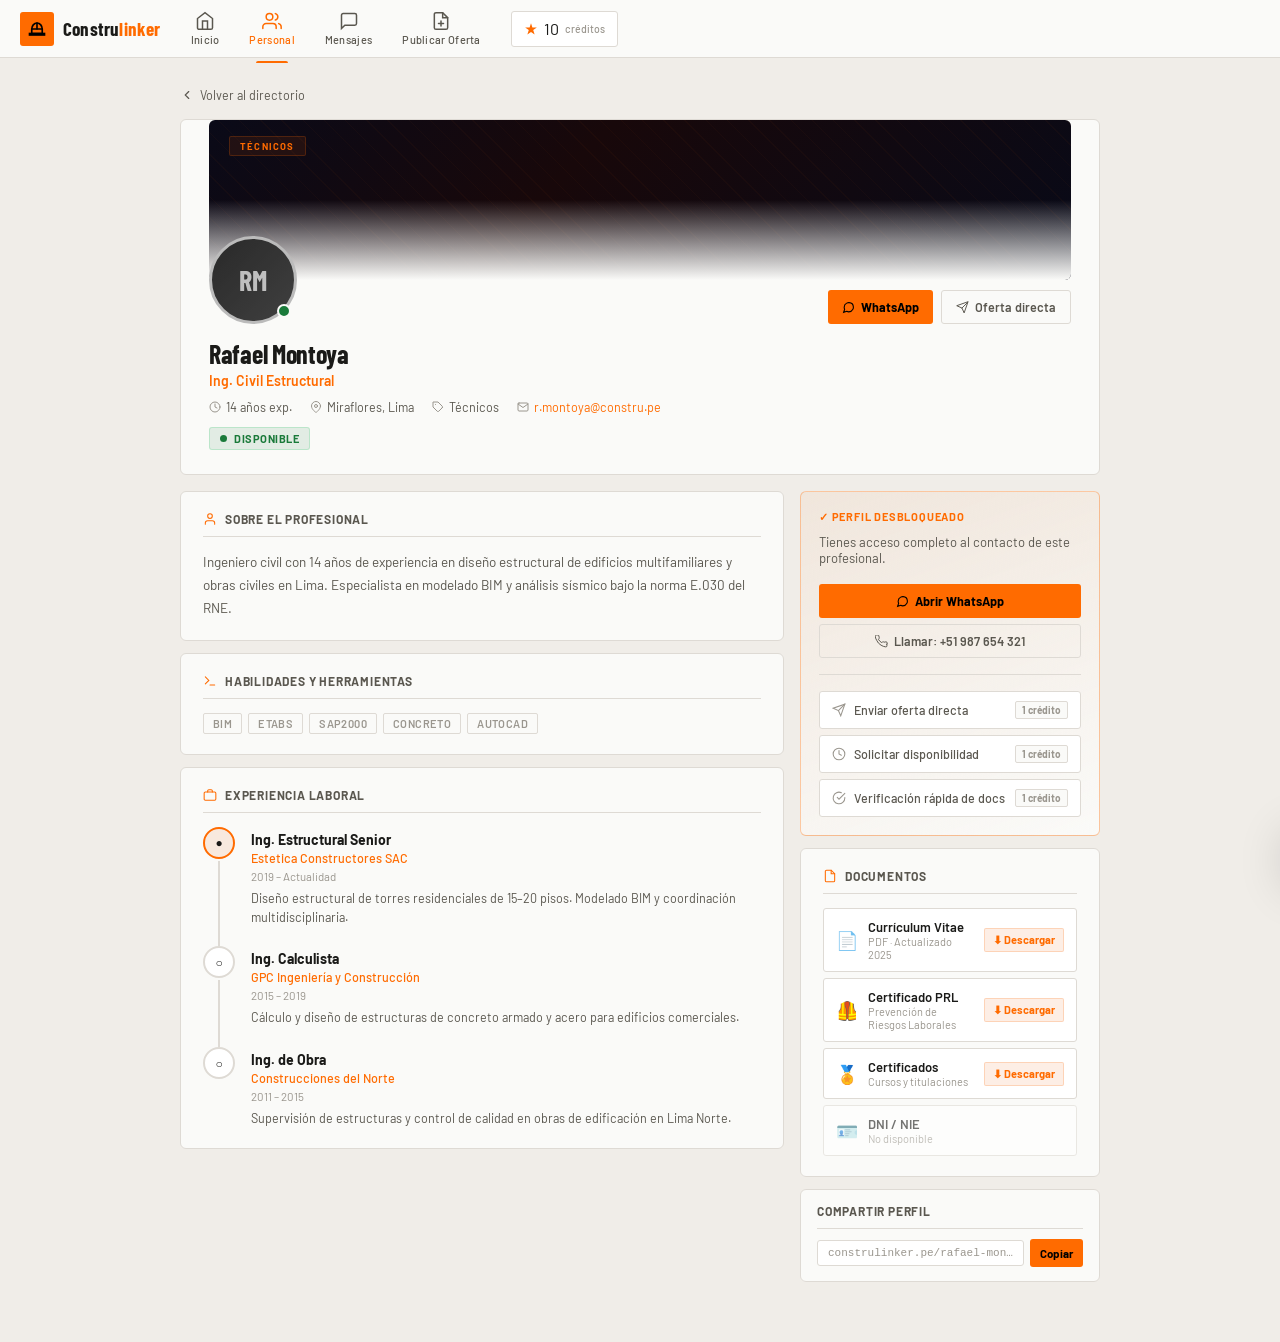
<file: worker-profile.html>
<!DOCTYPE html>
<html lang="es">
<head>
  <meta charset="UTF-8"/>
  <meta name="viewport" content="width=device-width, initial-scale=1.0"/>
  <title>Perfil Profesional — Construlinker</title>
  <link rel="preconnect" href="https://fonts.googleapis.com">
  <link href="https://fonts.googleapis.com/css2?family=Barlow:wght@300;400;500;600;700&family=Barlow+Condensed:wght@500;600;700;800&display=swap" rel="stylesheet">
  <link rel="stylesheet" href="styles.css"/>
  <style>
    /* ── PROFILE PAGE ─────────────────────────────────── */
    body { overflow-y: auto; }

    .profile-page { max-width: 960px; margin: 0 auto; padding: calc(var(--nav-h) + 28px) 20px 60px; }

    /* ── COVER ────────────────────────────────────────── */
    .pp-cover {
      position: relative;
      border-radius: var(--radius-md);
      overflow: hidden;
      margin-bottom: 0;
    }
    .pp-cover__bg {
      height: 160px;
      background: linear-gradient(135deg, #0A0A18 0%, #18080A 40%, #080A18 100%);
      position: relative; overflow: hidden;
    }
    .pp-cover__bg::before {
      content: '';
      position: absolute; inset: 0;
      background: repeating-linear-gradient(45deg, transparent, transparent 14px, rgba(255,107,0,.03) 14px, rgba(255,107,0,.03) 15px);
    }
    .pp-cover__bg::after {
      content: '';
      position: absolute; bottom: 0; left: 0; right: 0; height: 80px;
      background: linear-gradient(to bottom, transparent, var(--surface));
    }
    .pp-cover__cat-label {
      position: absolute; top: 16px; left: 20px; z-index: 2;
      font-size: 9.5px; font-weight: 700; letter-spacing: 1.2px;
      text-transform: uppercase; color: var(--orange);
      background: var(--orange-dim); border: 1px solid rgba(255,107,0,.2);
      padding: 3px 10px; border-radius: 2px;
    }

    /* ── PROFILE HEADER CARD ──────────────────────────── */
    .pp-header-card {
      background: var(--surface);
      border: 1px solid var(--border);
      border-radius: var(--radius-md);
      padding: 0 28px 24px;
      margin-bottom: 16px;
      position: relative;
    }
    .pp-avatar-row {
      display: flex; align-items: flex-end;
      justify-content: space-between;
      margin-top: -44px; margin-bottom: 14px;
      flex-wrap: wrap; gap: 12px;
    }
    .pp-avatar-wrap { position: relative; }
    .pp-avatar {
      width: 88px; height: 88px;
      border-radius: 50%;
      border: 3px solid var(--surface);
      display: flex; align-items: center; justify-content: center;
      font-family: 'Barlow Condensed', sans-serif;
      font-size: 28px; font-weight: 700; color: #fff;
      filter: grayscale(100%) brightness(.75);
      transition: filter .4s ease;
      cursor: default; overflow: hidden;
    }
    .pp-avatar:hover { filter: grayscale(0%) brightness(1); }
    .pp-avatar img {
      width: 100%; height: 100%; object-fit: cover;
      filter: grayscale(100%) brightness(.75);
      transition: filter .4s ease;
    }
    .pp-avatar:hover img { filter: grayscale(0%) brightness(1); }
    .pp-online-dot {
      position: absolute; bottom: 6px; right: 6px;
      width: 14px; height: 14px; border-radius: 50%;
      border: 2px solid var(--surface);
    }
    .pp-online-dot.available { background: var(--green); }
    .pp-online-dot.limited   { background: var(--yellow); }
    .pp-online-dot.busy      { background: var(--red); }

    .pp-header-actions { display: flex; gap: 8px; align-self: flex-end; flex-wrap: wrap; }

    .pp-name {
      font-family: 'Barlow Condensed', sans-serif;
      font-size: 26px; font-weight: 700; letter-spacing: -.3px;
      color: var(--text); margin-bottom: 3px;
    }
    .pp-specialty { font-size: 14px; color: var(--orange); font-weight: 600; margin-bottom: 10px; }
    .pp-meta-row {
      display: flex; gap: 18px; flex-wrap: wrap;
      font-size: 12.5px; color: var(--text-muted); margin-bottom: 12px;
    }
    .pp-meta-item { display: flex; align-items: center; gap: 5px; }
    .pp-meta-item svg { width: 12px; height: 12px; color: var(--text-dim); flex-shrink: 0; }

    .pp-avail-badge {
      display: inline-flex; align-items: center; gap: 7px;
      font-size: 11px; font-weight: 700; letter-spacing: .5px;
      padding: 4px 10px; border-radius: 3px;
      text-transform: uppercase;
    }
    .pp-avail-badge.available { background: var(--green-dim); color: var(--green); border: 1px solid rgba(34,197,94,.2); }
    .pp-avail-badge.limited   { background: var(--yellow-dim); color: var(--yellow); border: 1px solid rgba(234,179,8,.2); }
    .pp-avail-badge.busy      { background: var(--red-dim); color: var(--red); border: 1px solid rgba(239,68,68,.2); }

    /* ── RATING STARS ─────────────────────────────────── */
    .pp-rating { display: flex; align-items: center; gap: 6px; margin-top: 8px; }
    .stars { display: flex; gap: 2px; }
    .star { font-size: 14px; }
    .star.full  { color: var(--orange); }
    .star.empty { color: var(--text-dim); }
    .star.half  { color: var(--orange); opacity: .5; }
    .pp-rating-val { font-family: 'Barlow Condensed', sans-serif; font-size: 18px; font-weight: 700; color: var(--text); }
    .pp-rating-count { font-size: 12px; color: var(--text-dim); }

    /* ── MAIN BODY ────────────────────────────────────── */
    .pp-body {
      display: grid;
      grid-template-columns: 1fr 300px;
      gap: 16px; align-items: start;
    }
    .pp-col-main { display: flex; flex-direction: column; gap: 12px; }
    .pp-col-aside { display: flex; flex-direction: column; gap: 12px; position: sticky; top: calc(var(--nav-h) + 20px); }

    /* ── CARDS ────────────────────────────────────────── */
    .pp-card {
      background: var(--surface);
      border: 1px solid var(--border);
      border-radius: var(--radius-md);
      padding: 20px 22px;
    }
    .pp-card__title {
      font-size: 12px; font-weight: 700; letter-spacing: .8px;
      text-transform: uppercase; color: var(--text-muted);
      margin-bottom: 14px; padding-bottom: 10px;
      border-bottom: 1px solid var(--border);
      display: flex; align-items: center; gap: 8px;
    }
    .pp-card__title svg { color: var(--orange); }

    /* About */
    .pp-about-text { font-size: 13.5px; color: var(--text-muted); line-height: 1.7; }

    /* Tags */
    .pp-tags { display: flex; flex-wrap: wrap; gap: 6px; }
    .pp-tag {
      font-size: 11px; font-weight: 600; letter-spacing: .4px;
      text-transform: uppercase;
      color: var(--text-dim); border: 1px solid var(--border);
      padding: 3px 9px; border-radius: 2px;
      transition: all var(--trans);
    }
    .pp-tag:hover { border-color: var(--orange); color: var(--orange); }

    /* ── EXPERIENCE TIMELINE ──────────────────────────── */
    .pp-timeline { display: flex; flex-direction: column; gap: 0; }
    .pp-tl-item {
      display: flex; gap: 16px;
      padding: 0 0 20px; position: relative;
    }
    .pp-tl-item:last-child { padding-bottom: 0; }
    .pp-tl-item:not(:last-child)::before {
      content: '';
      position: absolute; left: 15px; top: 34px;
      width: 2px; height: calc(100% - 34px);
      background: var(--border);
    }
    .pp-tl-dot {
      width: 32px; height: 32px; border-radius: 50%;
      background: var(--card); border: 2px solid var(--border);
      display: flex; align-items: center; justify-content: center;
      flex-shrink: 0; font-size: 12px; z-index: 1;
    }
    .pp-tl-dot.current { border-color: var(--orange); background: var(--orange-dim); }
    .pp-tl-body { flex: 1; padding-top: 4px; }
    .pp-tl-role { font-size: 14px; font-weight: 700; color: var(--text); margin-bottom: 2px; }
    .pp-tl-company { font-size: 12.5px; color: var(--orange); font-weight: 500; margin-bottom: 3px; }
    .pp-tl-period { font-size: 11.5px; color: var(--text-dim); margin-bottom: 6px; }
    .pp-tl-desc { font-size: 12.5px; color: var(--text-muted); line-height: 1.5; }

    /* ── RATINGS SECTION ──────────────────────────────── */
    .pp-reviews { display: flex; flex-direction: column; gap: 10px; }
    .pp-review-card {
      background: var(--card); border: 1px solid var(--border);
      border-radius: var(--radius-md); padding: 14px 16px;
    }
    .pp-review-header { display: flex; align-items: center; gap: 10px; margin-bottom: 8px; }
    .pp-review-company { font-size: 13px; font-weight: 700; color: var(--text); flex: 1; }
    .pp-review-date { font-size: 11px; color: var(--text-dim); }
    .pp-review-text { font-size: 12.5px; color: var(--text-muted); line-height: 1.5; }
    .pp-review-obra { font-size: 11px; color: var(--text-dim); margin-top: 6px; display: flex; align-items: center; gap: 5px; }

    /* Rating form */
    .rating-form-box {
      background: var(--card); border: 1px solid rgba(255,107,0,.2);
      border-radius: var(--radius-md); padding: 16px;
    }
    .rating-form-title { font-size: 13px; font-weight: 700; color: var(--text); margin-bottom: 12px; }
    .star-picker { display: flex; gap: 6px; margin-bottom: 12px; cursor: pointer; }
    .star-pick { font-size: 24px; color: var(--text-dim); transition: color var(--trans); }
    .star-pick.active, .star-pick:hover ~ .star-pick { color: var(--text-dim); }
    .star-picker:hover .star-pick { color: var(--orange); }
    .star-pick:hover ~ .star-pick { color: var(--text-dim) !important; }

    /* ── DOCUMENTS ASIDE ──────────────────────────────── */
    .pp-docs { display: flex; flex-direction: column; gap: 6px; }
    .pp-doc-row {
      display: flex; align-items: center; gap: 10px;
      padding: 10px 12px;
      background: var(--card); border: 1px solid var(--border);
      border-radius: var(--radius); transition: border-color var(--trans);
    }
    .pp-doc-row:hover { border-color: var(--border-light); }
    .pp-doc-row.locked { opacity: .6; }
    .pp-doc-icon { font-size: 18px; flex-shrink: 0; }
    .pp-doc-info { flex: 1; }
    .pp-doc-name { font-size: 13px; font-weight: 600; color: var(--text); }
    .pp-doc-sub  { font-size: 11px; color: var(--text-dim); }
    .pp-doc-action {
      font-size: 11px; font-weight: 700; flex-shrink: 0;
      padding: 4px 8px; border-radius: 2px; border: none;
      cursor: pointer; font-family: inherit; transition: all var(--trans);
    }
    .pp-doc-action.available {
      background: var(--orange-dim); color: var(--orange);
      border: 1px solid rgba(255,107,0,.2);
    }
    .pp-doc-action.available:hover { background: var(--orange); color: #000; }
    .pp-doc-action.locked { background: var(--card); color: var(--text-dim); border: 1px solid var(--border); cursor: default; }

    /* ── ACTION SIDEBAR ───────────────────────────────── */
    .pp-action-card {
      background: var(--surface); border: 1px solid var(--border);
      border-radius: var(--radius-md); padding: 18px 18px;
      display: flex; flex-direction: column; gap: 6px;
    }
    .pp-action-card.unlocked { border-color: rgba(255,107,0,.35); background: linear-gradient(160deg,rgba(255,107,0,.05),var(--surface)); }
    .pp-credit-note {
      font-size: 11px; color: var(--text-dim); text-align: center;
      display: flex; align-items: center; justify-content: center; gap: 5px;
    }

    /* Credit action button — acciones 3,4,5,6 */
    .pp-credit-action-btn {
      display: flex; align-items: center; justify-content: space-between; gap: 8px;
      background: var(--card); border: 1px solid var(--border);
      border-radius: var(--radius); padding: 9px 12px;
      cursor: pointer; width: 100%; font-family: inherit;
      transition: all var(--trans);
    }
    .pp-credit-action-btn:hover { border-color: var(--orange); background: var(--orange-dim); }
    .pp-credit-action-btn:hover .pca-credit { color: var(--orange); }
    .pp-credit-action-btn.used { opacity: .6; cursor: default; }
    .pp-credit-action-btn.used:hover { border-color: var(--border); background: var(--card); }
    .pca-left { display: flex; align-items: center; gap: 8px; color: var(--text-muted); font-size: 12.5px; font-weight: 500; }
    .pca-left svg { flex-shrink: 0; color: var(--text-dim); }
    .pca-credit { font-size: 10px; font-weight: 700; color: var(--text-dim); white-space: nowrap; flex-shrink: 0; padding: 2px 6px; background: var(--surface); border: 1px solid var(--border); border-radius: 2px; }

    /* Disponibilidad result box */
    .pp-avail-result {
      background: rgba(34,197,94,.08); border: 1px solid rgba(34,197,94,.2);
      border-radius: var(--radius-md); padding: 12px 14px;
      animation: fadeIn .3s ease;
    }
    .par-title { font-size: 11px; font-weight: 700; color: var(--green); letter-spacing: .5px; text-transform: uppercase; margin-bottom: 6px; display: flex; align-items: center; gap: 6px; }
    .par-body { font-size: 12.5px; color: var(--text-muted); line-height: 1.5; }

    /* Share / link */
    .pp-share-row {
      display: flex; gap: 6px; align-items: center;
    }
    .pp-share-link {
      flex: 1; background: var(--card); border: 1px solid var(--border);
      border-radius: var(--radius); padding: 6px 10px;
      font-size: 11px; color: var(--text-dim); font-family: monospace;
      overflow: hidden; text-overflow: ellipsis; white-space: nowrap;
    }

    /* Back button */
    .pp-back {
      display: inline-flex; align-items: center; gap: 6px;
      font-size: 12.5px; color: var(--text-muted);
      background: none; border: none; cursor: pointer;
      margin-bottom: 16px; transition: color var(--trans);
    }
    .pp-back:hover { color: var(--text); }
    .pp-back svg { width: 14px; height: 14px; }

    /* ── RESPONSIVE ───────────────────────────────────── */
    @media (max-width: 768px) {
      .pp-body { grid-template-columns: 1fr; }
      .pp-col-aside { position: static; }
      .pp-avatar { width: 72px; height: 72px; font-size: 22px; }
      .pp-cover__bg { height: 120px; }
    }
  </style>
</head>
<body>

  <!-- ══ TOPNAV DINÁMICO UNIVERSAL ════════════════════════════ -->
  <nav class="topnav">
    <div class="topnav__inner">
      <a class="topnav__brand" href="company-dashboard.html">
        <div class="brand-icon">
          <svg viewBox="0 0 24 24" fill="none" stroke="currentColor" stroke-width="2.2" stroke-linecap="round"><path d="M2 18h20v2H2z"/><path d="M12 4C8 4 5 8 5 12v6h14v-6c0-4-3-8-7-8z"/><line x1="12" y1="4" x2="12" y2="12"/><line x1="5" y1="12" x2="19" y2="12"/></svg>
        </div>
        <span class="brand-name">Constru<em>linker</em></span>
      </a>

      <!-- Enlaces Dinámicos -->
      <div class="topnav__links" id="dynamicNavLinks"></div>

      <!-- Créditos (Solo Empresa) -->
      <div class="topnav__credits" id="dynamicCredits" onclick="window.location.href='company-dashboard.html?page=creditos'" style="display:none; cursor:pointer;">
        <svg viewBox="0 0 24 24" fill="currentColor" class="credits-diamond"><path d="M12 2l2.4 7.4H22l-6.2 4.5 2.4 7.4L12 17l-6.2 4.3 2.4-7.4L2 9.4h7.6z"/></svg>
        <span id="creditsNavHeader">0</span>
        <span class="credits-label-nav">créditos</span>
      </div>
    </div>
  </nav>

  <script>
    // Lógica Inyectada para el TOPNAV Dinámico
    (function(){
      const s = JSON.parse(localStorage.getItem('cl_session') || '{}');
      const isWorker = s.type === 'trabajador';
      const navContainer = document.getElementById('dynamicNavLinks');
      const credContainer = document.getElementById('dynamicCredits');
      const path = window.location.pathname;

      if (isWorker) {
        navContainer.innerHTML = `
          <button class="nav-link" onclick="window.location.href='company-dashboard.html'"><svg viewBox="0 0 24 24" fill="none" stroke="currentColor" stroke-width="1.8" stroke-linecap="round"><path d="M3 9l9-7 9 7v11a2 2 0 01-2 2H5a2 2 0 01-2-2z"/><polyline points="9,22 9,12 15,12 15,22"/></svg><span>Inicio</span></button>
          <button class="nav-link" onclick="window.location.href='company-dashboard.html?page=buscar'"><svg viewBox="0 0 24 24" fill="none" stroke="currentColor" stroke-width="1.8" stroke-linecap="round"><path d="M17 21v-2a4 4 0 00-4-4H5a4 4 0 00-4 4v2"/><circle cx="9" cy="7" r="4"/><path d="M23 21v-2a4 4 0 00-3-3.87M16 3.13a4 4 0 010 7.75"/></svg><span>Empresas</span></button>
          <button class="nav-link ${path.includes('messages') ? 'active' : ''}" onclick="window.location.href='messages.html'"><svg viewBox="0 0 24 24" fill="none" stroke="currentColor" stroke-width="1.8" stroke-linecap="round"><path d="M21 15a2 2 0 01-2 2H7l-4 4V5a2 2 0 012-2h14a2 2 0 012 2z"/></svg><span>Mensajes</span></button>
          <button class="nav-link" onclick="window.location.href='company-dashboard.html?page=perfil'"><svg viewBox="0 0 24 24" fill="none" stroke="currentColor" stroke-width="1.8" stroke-linecap="round"><path d="M20 21v-2a4 4 0 00-4-4H8a4 4 0 00-4 4v2"/><circle cx="12" cy="7" r="4"/></svg><span>Mi Perfil</span></button>
        `;
      } else {
        navContainer.innerHTML = `
          <button class="nav-link" onclick="window.location.href='company-dashboard.html'"><svg viewBox="0 0 24 24" fill="none" stroke="currentColor" stroke-width="1.8" stroke-linecap="round"><path d="M3 9l9-7 9 7v11a2 2 0 01-2 2H5a2 2 0 01-2-2z"/><polyline points="9,22 9,12 15,12 15,22"/></svg><span>Inicio</span></button>
          <button class="nav-link active" onclick="window.location.href='company-dashboard.html?page=buscar'"><svg viewBox="0 0 24 24" fill="none" stroke="currentColor" stroke-width="1.8" stroke-linecap="round"><path d="M17 21v-2a4 4 0 00-4-4H5a4 4 0 00-4 4v2"/><circle cx="9" cy="7" r="4"/><path d="M23 21v-2a4 4 0 00-3-3.87M16 3.13a4 4 0 010 7.75"/></svg><span>Personal</span></button>
          <button class="nav-link ${path.includes('messages') ? 'active' : ''}" onclick="window.location.href='messages.html'"><svg viewBox="0 0 24 24" fill="none" stroke="currentColor" stroke-width="1.8" stroke-linecap="round"><path d="M21 15a2 2 0 01-2 2H7l-4 4V5a2 2 0 012-2h14a2 2 0 012 2z"/></svg><span>Mensajes</span></button>
          <button class="nav-link ${path.includes('job-offer') ? 'active' : ''}" onclick="window.location.href='job-offer.html'"><svg viewBox="0 0 24 24" fill="none" stroke="currentColor" stroke-width="1.8" stroke-linecap="round"><path d="M14 2H6a2 2 0 00-2 2v16a2 2 0 002 2h12a2 2 0 002-2V8z"/><polyline points="14,2 14,8 20,8"/><line x1="12" y1="18" x2="12" y2="12"/><line x1="9" y1="15" x2="15" y2="15"/></svg><span>Publicar Oferta</span></button>
        `;
        credContainer.style.display = 'flex';
        try {
          const st = JSON.parse(localStorage.getItem('construlinker_state') || '{}');
          document.getElementById('creditsNavHeader').textContent = st.credits ?? 10;
        } catch(e){}
      }
    })();
  </script>

  <!-- ══ PROFILE PAGE ══════════════════════════════════════ -->
  <div class="profile-page" id="profilePage">
    <!-- Inyectado por JS -->
  </div>

  <!-- ══ MODAL: LEAVE RATING ═══════════════════════════════ -->
  <div class="modal-overlay" id="ratingModal" onclick="closeRatingModal(event)" style="display:none !important">
    <div class="modal-box small">
      <div class="modal-header">
        <div class="modal-title">Dejar valoración</div>
        <button class="modal-close" onclick="document.getElementById('ratingModal').classList.remove('active')">
          <svg viewBox="0 0 24 24" fill="none" stroke="currentColor" stroke-width="2" width="16" height="16" stroke-linecap="round"><line x1="18" y1="6" x2="6" y2="18"/><line x1="6" y1="6" x2="18" y2="18"/></svg>
        </button>
      </div>
      <div class="modal-body">
        <div style="font-size:13px;color:var(--text-muted);margin-bottom:16px">Valora el trabajo de este profesional en tu obra.</div>
        <div class="star-picker" id="starPicker">
          <span class="star-pick" data-val="1" onclick="setRating(1)">★</span>
          <span class="star-pick" data-val="2" onclick="setRating(2)">★</span>
          <span class="star-pick" data-val="3" onclick="setRating(3)">★</span>
          <span class="star-pick" data-val="4" onclick="setRating(4)">★</span>
          <span class="star-pick" data-val="5" onclick="setRating(5)">★</span>
        </div>
        <div class="field" style="margin-bottom:16px">
          <label style="font-size:11px;font-weight:700;text-transform:uppercase;letter-spacing:.7px;color:var(--text-muted)">Comentario</label>
          <textarea id="ratingText" style="background:var(--card);border:1px solid var(--border);border-radius:var(--radius);color:var(--text);font-family:inherit;font-size:13px;padding:10px 13px;outline:none;resize:vertical;min-height:80px;width:100%;margin-top:5px" placeholder="Describe la experiencia de trabajo con este profesional..."></textarea>
        </div>
        <div class="field" style="margin-bottom:16px">
          <label style="font-size:11px;font-weight:700;text-transform:uppercase;letter-spacing:.7px;color:var(--text-muted)">Obra / Proyecto</label>
          <input type="text" id="ratingObra" style="background:var(--card);border:1px solid var(--border);border-radius:var(--radius);color:var(--text);font-family:inherit;font-size:13px;padding:10px 13px;outline:none;width:100%;margin-top:5px" placeholder="Ej: Torre Residencial Miraflores"/>
        </div>
        <button class="btn-orange w-full" onclick="submitRating()">Publicar valoración</button>
      </div>
    </div>
  </div>

  <!-- ══ TOAST ═════════════════════════════════════════════ -->
  <div class="toast" id="toastEl">
    <div class="toast__icon" id="toastIcon"></div>
    <div class="toast__body"><strong id="toastTitle"></strong><span id="toastSub"></span></div>
  </div>

  <script>
  'use strict';

  /* ── DATOS (espejo de app.js) ─────────────────────── */
  const PROFESSIONALS = [
    { id:1,  name:"Rafael Montoya",  specialty:"Ing. Civil Estructural",       category:"Técnicos",      exp:14, expLabel:"14 años exp.", location:"Miraflores, Lima",        availability:"available", tags:["BIM","ETABS","SAP2000","Concreto","AutoCAD"],         color:["#1A3A6E","#2A5A9E"], initials:"RM", phone:"+51 987 654 321", email:"r.montoya@constru.pe", whatsapp:"51987654321", about:"Ingeniero civil con 14 años de experiencia en diseño estructural de edificios multifamiliares y obras civiles en Lima. Especialista en modelado BIM y análisis sísmico bajo la norma E.030 del RNE." },
    { id:2,  name:"Valeria Torres",  specialty:"Arquitecta Senior",             category:"Técnicos",      exp:9,  expLabel:"9 años exp.",  location:"San Isidro, Lima",        availability:"available", tags:["AutoCAD","Revit","LEED","3D Max","SketchUp"],          color:["#3A1A6E","#5A2A9E"], initials:"VT", phone:"+51 976 543 210", email:"v.torres@arq.pe",     whatsapp:"51976543210", about:"Arquitecta especializada en diseño residencial y comercial de alta gama. Certificada LEED AP y con experiencia en coordinación BIM de proyectos de hasta S/ 50MM." },
    { id:3,  name:"Carlos Espinoza", specialty:"Maestro de Obra",              category:"Obra gruesa",   exp:18, expLabel:"18 años exp.", location:"Callao, Lima",            availability:"busy",      tags:["Encofrado","Concreto","Acero","Albañilería","Metrado"], color:["#1A5E2A","#2A8E3E"], initials:"CE", phone:"+51 965 432 109", email:"c.espinoza@obra.pe",  whatsapp:"51965432109", about:"Maestro de obra con 18 años en construcción de edificios y estructuras de concreto armado. Experiencia liderando frentes de hasta 40 trabajadores en Lima y provincias." },
    { id:4,  name:"Sofía Quispe",    specialty:"Técnico de PRL / SSOMA",       category:"Técnicos",      exp:7,  expLabel:"7 años exp.",  location:"Surco, Lima",            availability:"available", tags:["SSOMA","ISO 45001","SCTR","IPERC","AST"],              color:["#6E3A1A","#9E5A2A"], initials:"SQ", phone:"+51 954 321 098", email:"s.quispe@safety.pe",  whatsapp:"51954321098", about:"Especialista en seguridad y salud ocupacional con experiencia en obras de edificación, minería y plantas industriales. Auditora interna certificada ISO 45001." },
    { id:5,  name:"Diego Paredes",   specialty:"Residente de Obra",            category:"Técnicos",      exp:12, expLabel:"12 años exp.", location:"La Molina, Lima",        availability:"available", tags:["MS Project","Primavera P6","Lean","BIM","Costos"],     color:["#6E1A3A","#9E2A5A"], initials:"DP", phone:"+51 943 210 987", email:"d.paredes@obra.pe",   whatsapp:"51943210987", about:"Residente de obra con 12 años gestionando proyectos de edificación en Lima. Especializado en planificación Last Planner y control de costos con S10." },
    { id:6,  name:"Lucía Benítez",   specialty:"Electricista Industrial",       category:"Instalaciones", exp:6,  expLabel:"6 años exp.",  location:"Jesús María, Lima",      availability:"limited",   tags:["Baja Tensión","IIEE","AutoCAD Elec.","Tableros","MT"], color:["#1A6E6E","#2A9E9E"], initials:"LB", phone:"+51 932 109 876", email:"l.benitez@elect.pe",  whatsapp:"51932109876", about:"Electricista certificada con experiencia en instalaciones eléctricas de baja y media tensión para edificios multifamiliares y centros comerciales. Habilitada por el Colegio de Ingenieros del España." },
    { id:7,  name:"Marco Ríos",      specialty:"Oficial Albañil de Primera",   category:"Obra gruesa",   exp:16, expLabel:"16 años exp.", location:"Villa El Salvador, Lima", availability:"available", tags:["Muros","Pisos","Cerámicos","Tarrajeo","Caravista"],    color:["#5A3A1A","#8A5A2A"], initials:"MR", phone:"+51 921 098 765", email:"m.rios@albanil.pe",   whatsapp:"51921098765", about:"Oficial albañil de primera con 16 años de experiencia en obras de edificación en Lima. Especialista en trabajo fino y acabados de calidad certificados." },
    { id:8,  name:"Ana Fuentes",     specialty:"Pintora de Acabados",          category:"Acabados",      exp:8,  expLabel:"8 años exp.",  location:"Barranco, Lima",         availability:"available", tags:["Pintura","Empaste","Estucado","Texturas","Latex"],     color:["#1A3A5E","#2A5A8E"], initials:"AF", phone:"+51 910 987 654", email:"a.fuentes@acab.pe",   whatsapp:"51910987654", about:"Especialista en pintura y acabados finos de interiores y exteriores. Experiencia en proyectos residenciales y hoteles de 4 y 5 estrellas en Lima Metropolitana." },
    { id:9,  name:"Pedro Cárdenas",  specialty:"Operador de Grúa Torre",       category:"Maquinaria",    exp:11, expLabel:"11 años exp.", location:"Ate, Lima",              availability:"limited",   tags:["Grúa Torre","Grúa Móvil","LICONA","Rigger","OSHA"],   color:["#4E1A1A","#7E2A2A"], initials:"PC", phone:"+51 989 876 543", email:"p.cardenas@maq.pe",   whatsapp:"51989876543", about:"Operador certificado con licencia vigente MTC. 11 años operando grúa torre y móvil en obras de gran altura en Lima, con récord de cero accidentes." },
    { id:10, name:"Rosa Mamani",     specialty:"Gasfitero / Instalaciones IISS",category:"Instalaciones",exp:9,  expLabel:"9 años exp.",  location:"SJM, Lima",              availability:"available", tags:["Agua fría","Agua caliente","Desagüe","Presión","IISS"],color:["#1A2A6E","#2A3A9E"], initials:"RM", phone:"+51 978 765 432", email:"r.mamani@sanit.pe",   whatsapp:"51978765432", about:"Gasfitero con 9 años en instalaciones sanitarias de edificaciones residenciales y comerciales en Lima. Experiencia en sistemas de agua fría, caliente y contraincendios." },
    { id:11, name:"Jorge Huanca",    specialty:"Peón de Construcción",         category:"Auxiliares",    exp:3,  expLabel:"3 años exp.",  location:"SMP, Lima",              availability:"available", tags:["Demolición","Limpieza","Cargador","Apoyo general"],    color:["#2A4A2A","#3A6A3A"], initials:"JH", phone:"+51 967 654 321", email:"j.huanca@const.pe",   whatsapp:"51967654321", about:"Peón polivalente con disponibilidad inmediata. Experiencia en demoliciones, movimiento de materiales y apoyo general en obras de edificación en Lima Norte." },
    { id:12, name:"Sandra Vargas",   specialty:"Ing. de Presupuestos",         category:"Técnicos",      exp:5,  expLabel:"5 años exp.",  location:"Magdalena, Lima",        availability:"limited",   tags:["S10","Excel Avanzado","APU","Metrados","Valorizaciones"],color:["#4A2A5A","#6A3A8A"],initials:"SV", phone:"+51 956 543 210", email:"s.vargas@presup.pe",  whatsapp:"51956543210", about:"Ingeniería civil especializada en control de costos y presupuestos de obras. Dominio avanzado de S10, metrados y análisis de precios unitarios para proyectos en Lima." },
  ];

  /* ── EXPERIENCIAS POR TRABAJADOR ──────────────────── */
  const EXPERIENCE = {
    1: [
      { role:"Ing. Estructural Senior", company:"Estetica Constructores SAC", period:"2019 – Actualidad", desc:"Diseño estructural de torres residenciales de 15–20 pisos. Modelado BIM y coordinación multidisciplinaria.", current:true },
      { role:"Ing. Calculista", company:"GPC Ingeniería y Construcción", period:"2015 – 2019", desc:"Cálculo y diseño de estructuras de concreto armado y acero para edificios comerciales.", current:false },
      { role:"Ing. de Obra", company:"Construcciones del Norte", period:"2011 – 2015", desc:"Supervisión de estructuras y control de calidad en obras de edificación en Lima Norte.", current:false },
    ],
    2: [
      { role:"Arquitecta Líder de Proyectos", company:"Valori Arquitectos", period:"2020 – Actualidad", desc:"Dirección de proyectos residenciales premium. Coordinación BIM y gestión de clientes.", current:true },
      { role:"Arquitecta de Diseño", company:"Studio A&B", period:"2016 – 2020", desc:"Desarrollo de proyectos desde anteproyecto hasta expediente técnico.", current:false },
    ],
    3: [
      { role:"Maestro General de Obra", company:"Buildex Contratistas", period:"2018 – Actualidad (no disp.)", desc:"Dirección de frentes de trabajo en torre de 18 pisos. Control de rendimientos y calidad.", current:true },
      { role:"Encargado de Obra", company:"Alianza Constructores", period:"2012 – 2018", desc:"Supervisión directa de trabajos de albañilería y concreto en obras residenciales.", current:false },
      { role:"Oficial Albañil de Primera", company:"Contratistas Unidos", period:"2006 – 2012", desc:"Trabajos de muros, techos y estructuras en obras de Lima Sur.", current:false },
    ],
    5: [
      { role:"Residente de Obra", company:"Proyek Builders", period:"2019 – Actualidad", desc:"Gestión integral de edificio de 12 pisos. Planificación Last Planner, control de costos y cronograma.", current:true },
      { role:"Asistente de Residente", company:"Torres del Sur SAC", period:"2013 – 2019", desc:"Apoyo en control de avance, metrados y coordinación con subcontratistas.", current:false },
    ],
  };

  /* ── VALORACIONES POR TRABAJADOR ──────────────────── */
  const REVIEWS_DATA = {
    1: [
      { company:"Constructora Arenas", rating:5, text:"Excelente profesional, entregó los planos estructurales antes del plazo. Muy comunicativo y preciso.", obra:"Torre Residencial Miraflores", date:"Feb 2025" },
      { company:"Buildex Contratistas", rating:5, text:"Rafael es de los mejores estructuristas que hemos contratado. Domina BIM y su criterio técnico es impecable.", obra:"Centro Comercial Callao", date:"Oct 2024" },
    ],
    2: [
      { company:"Inmobiliaria Vista", rating:5, text:"Trabajo impecable. Entendió el concepto desde el primer boceto y lo ejecutó con precisión.", obra:"Residencial Los Álamos", date:"Ene 2025" },
    ],
    3: [
      { company:"Proyek Builders",     rating:4, text:"Carlos conoce la obra como pocos. Solo mejoraría la comunicación de avances diarios.", obra:"Edificio San Borja 340", date:"Mar 2025" },
    ],
    5: [
      { company:"Constructora Arenas", rating:5, text:"Diego controla perfectamente el cronograma y los costos. Lo volvería a contratar sin pensarlo.", obra:"Torre Surco 12 pisos",  date:"Mar 2025" },
      { company:"GPC Ingeniería",      rating:4, text:"Muy organizado. Implementó Last Planner en tiempo récord.", obra:"Almacén Industrial Lurín", date:"Dic 2024" },
    ],
  };

  /* ── STATE ────────────────────────────────────────── */
  let currentWorkerId = null;
  let selectedRating  = 0;
  let STATE = { credits: 10, unlocked: [] };

  function loadState() {
    try {
      const s = JSON.parse(localStorage.getItem('construlinker_state') || '{}');
      STATE.credits  = s.credits  ?? 10;
      STATE.unlocked = s.unlocked ?? [];

      // 👇 MODO DEPURACIÓN 👇
      STATE.unlocked = [1];
      STATE.credits = 10;
    } catch(e) {}
  }
  function saveState() {
    try { localStorage.setItem('construlinker_state', JSON.stringify(STATE)); } catch(e) {}
  }

  /* ── INIT ─────────────────────────────────────────── */
  function init() {
    loadState();
    const credNav = document.getElementById('creditsNavHeader');
    if (credNav) credNav.textContent = STATE.credits;

    const params = new URLSearchParams(window.location.search);
    const id = parseInt(params.get('id')) || 1;
    currentWorkerId = id;

    const p = PROFESSIONALS.find(x => x.id === id);
    if (!p) { document.getElementById('profilePage').innerHTML = '<p style="color:var(--text-muted);padding:40px">Perfil no encontrado.</p>'; return; }
    renderProfile(p);
  }

  /* ── RENDER PROFILE ───────────────────────────────── */
  function renderProfile(p) {
    const isUnlocked = STATE.unlocked.includes(p.id);
    const grad = `background:linear-gradient(135deg,${p.color[0]},${p.color[1]})`;
    const slug = p.name.toLowerCase().replace(/\s+/g,'-').replace(/[^a-z0-9-]/g,'');
    const reviews = REVIEWS_DATA[p.id] || [];
    const avgRating = reviews.length ? (reviews.reduce((s,r)=>s+r.rating,0)/reviews.length).toFixed(1) : null;
    const experience = EXPERIENCE[p.id] || [];

    const catCoverColors = {
      'Obra gruesa':'linear-gradient(135deg,#1A1A0A,#2A2A12)','Acabados':'linear-gradient(135deg,#0A1A1A,#122A2A)',
      'Instalaciones':'linear-gradient(135deg,#0A0A1A,#10102A)','Maquinaria':'linear-gradient(135deg,#1A0A0A,#2A1010)',
      'Técnicos':'linear-gradient(135deg,#1A0A1A,#2A102A)','Auxiliares':'linear-gradient(135deg,#0A1A0A,#122A12)',
    };
    const coverBg = catCoverColors[p.category] || 'linear-gradient(135deg,#111,#1A1A1A)';

    document.title = `${p.name} — Construlinker`;

    document.getElementById('profilePage').innerHTML = `
      <button class="pp-back" onclick="history.back()">
        <svg viewBox="0 0 24 24" fill="none" stroke="currentColor" stroke-width="2" stroke-linecap="round"><polyline points="15,18 9,12 15,6"/></svg>
        Volver al directorio
      </button>

      <!-- Cover + header card -->
      <div class="pp-header-card">
        <div class="pp-cover">
          <div class="pp-cover__bg" style="${coverBg}">
            <div class="pp-cover__cat-label">${p.category}</div>
          </div>
        </div>

        <div class="pp-avatar-row">
          <div class="pp-avatar-wrap">
            <div class="pp-avatar" style="${grad}">${p.initials}</div>
            <div class="pp-online-dot ${p.availability}"></div>
          </div>
          <div class="pp-header-actions">
            ${isUnlocked
              ? `<button class="btn-orange" onclick="window.open('https://wa.me/${p.whatsapp}','_blank')">
                   <svg viewBox="0 0 24 24" fill="none" stroke="currentColor" stroke-width="2" stroke-linecap="round" width="13" height="13"><path d="M21 11.5a8.38 8.38 0 01-.9 3.8 8.5 8.5 0 01-7.6 4.7 8.38 8.38 0 01-3.8-.9L3 21l1.9-5.7a8.38 8.38 0 01-.9-3.8 8.5 8.5 0 014.7-7.6 8.38 8.38 0 013.8-.9h.5a8.48 8.48 0 018 8v.5z"/></svg>
                   WhatsApp
                 </button>`
              : `<button class="btn-orange" onclick="unlockAndContact(${p.id})">
                   <svg viewBox="0 0 24 24" fill="none" stroke="currentColor" stroke-width="2.2" stroke-linecap="round" width="13" height="13"><rect x="3" y="11" width="18" height="11" rx="2"/><path d="M7 11V7a5 5 0 0110 0v4"/></svg>
                   Desbloquear — 1 crédito
                 </button>`}
            <button class="btn-ghost" onclick="sendOffer(${p.id})">
              <svg viewBox="0 0 24 24" fill="none" stroke="currentColor" stroke-width="1.8" stroke-linecap="round" width="13" height="13"><line x1="22" y1="2" x2="11" y2="13"/><polygon points="22,2 15,22 11,13 2,9"/></svg>
              Oferta directa
            </button>
            <button class="btn-ghost" onclick="openRatingModal()" style="display:none">
              <svg viewBox="0 0 24 24" fill="currentColor" width="13" height="13"><path d="M12 2l2.4 7.4H22l-6.2 4.5 2.4 7.4L12 17l-6.2 4.3 2.4-7.4L2 9.4h7.6z"/></svg>
              Valorar
            </button>
          </div>
        </div>

        <div class="pp-name">${p.name}</div>
        <div class="pp-specialty">${p.specialty}</div>
        <div class="pp-meta-row">
          <div class="pp-meta-item"><svg viewBox="0 0 24 24" fill="none" stroke="currentColor" stroke-width="2" stroke-linecap="round"><circle cx="12" cy="12" r="10"/><polyline points="12,6 12,12 16,14"/></svg>${p.expLabel}</div>
          <div class="pp-meta-item"><svg viewBox="0 0 24 24" fill="none" stroke="currentColor" stroke-width="2" stroke-linecap="round"><path d="M21 10c0 7-9 13-9 13s-9-6-9-13a9 9 0 0118 0z"/><circle cx="12" cy="10" r="3"/></svg>${p.location}</div>
          <div class="pp-meta-item"><svg viewBox="0 0 24 24" fill="none" stroke="currentColor" stroke-width="2" stroke-linecap="round"><path d="M20.59 13.41l-7.17 7.17a2 2 0 01-2.83 0L2 12V2h10l8.59 8.59a2 2 0 010 2.82z"/><line x1="7" y1="7" x2="7.01" y2="7"/></svg>${p.category}</div>
          <div class="pp-meta-item"><svg viewBox="0 0 24 24" fill="none" stroke="currentColor" stroke-width="2" stroke-linecap="round"><path d="M4 4h16c1.1 0 2 .9 2 2v12c0 1.1-.9 2-2 2H4c-1.1 0-2-.9-2-2V6c0-1.1.9-2 2-2z"/><polyline points="22,6 12,13 2,6"/></svg>
            ${isUnlocked ? `<a href="mailto:${p.email}" style="color:var(--orange)">${p.email}</a>` : 'Email (bloqueado)'}</div>
        </div>
        <div style="display:flex;align-items:center;gap:12px;flex-wrap:wrap">
          <div class="pp-avail-badge ${p.availability}">
            <div style="width:7px;height:7px;border-radius:50%;background:currentColor"></div>
            ${{available:'Disponible',limited:'Disp. Limitada',busy:'No disponible'}[p.availability]}
          </div>
          ${avgRating ? `
            <div class="pp-rating" style="display:none">
              <div class="stars">${renderStars(parseFloat(avgRating))}</div>
              <span class="pp-rating-val">${avgRating}</span>
              <span class="pp-rating-count">(${reviews.length} valoracion${reviews.length!==1?'es':''})</span>
            </div>` : '<span style="font-size:12px;color:var(--text-dim)">Sin valoraciones todavía</span>'}
        </div>
      </div>

      <!-- Body -->
      <div class="pp-body">
        <div class="pp-col-main">

          <!-- Sobre el profesional -->
          <div class="pp-card">
            <div class="pp-card__title"><svg viewBox="0 0 24 24" fill="none" stroke="currentColor" stroke-width="1.8" stroke-linecap="round" width="14" height="14"><path d="M20 21v-2a4 4 0 00-4-4H8a4 4 0 00-4 4v2"/><circle cx="12" cy="7" r="4"/></svg>Sobre el profesional</div>
            <p class="pp-about-text">${p.about}</p>
          </div>

          <!-- Habilidades -->
          <div class="pp-card">
            <div class="pp-card__title"><svg viewBox="0 0 24 24" fill="none" stroke="currentColor" stroke-width="1.8" stroke-linecap="round" width="14" height="14"><polyline points="4,17 10,11 4,5"/><line x1="12" y1="19" x2="20" y2="19"/></svg>Habilidades y herramientas</div>
            <div class="pp-tags">${p.tags.map(t=>`<span class="pp-tag">${t}</span>`).join('')}</div>
          </div>

          <!-- Experiencia laboral -->
          ${experience.length ? `
          <div class="pp-card">
            <div class="pp-card__title"><svg viewBox="0 0 24 24" fill="none" stroke="currentColor" stroke-width="1.8" stroke-linecap="round" width="14" height="14"><rect x="2" y="7" width="20" height="14" rx="2"/><path d="M16 7V5a2 2 0 00-2-2h-4a2 2 0 00-2 2v2"/></svg>Experiencia laboral</div>
            <div class="pp-timeline">
              ${experience.map(e=>`
                <div class="pp-tl-item">
                  <div class="pp-tl-dot ${e.current ? 'current' : ''}">${e.current ? '●' : '○'}</div>
                  <div class="pp-tl-body">
                    <div class="pp-tl-role">${e.role}</div>
                    <div class="pp-tl-company">${e.company}</div>
                    <div class="pp-tl-period">${e.period}</div>
                    <div class="pp-tl-desc">${e.desc}</div>
                  </div>
                </div>`).join('')}
            </div>
          </div>` : ''}

          <!-- Valoraciones -->
          <div class="pp-card" id="reviewsSection" style="display:none">
            <div class="pp-card__title"><svg viewBox="0 0 24 24" fill="currentColor" width="14" height="14"><path d="M12 2l2.4 7.4H22l-6.2 4.5 2.4 7.4L12 17l-6.2 4.3 2.4-7.4L2 9.4h7.6z"/></svg>Valoraciones de empresas</div>
            <div class="pp-reviews" id="reviewsList">
              ${renderReviewsList(reviews)}
            </div>
          </div>

        </div>

        <!-- ASIDE -->
        <div class="pp-col-aside">

          <!-- Acción principal -->
          <div class="pp-action-card ${isUnlocked ? 'unlocked' : ''}">
            ${isUnlocked ? `
              <div style="font-size:11px;font-weight:700;letter-spacing:.8px;text-transform:uppercase;color:var(--orange);margin-bottom:4px">✓ PERFIL DESBLOQUEADO</div>
              <div style="font-size:13px;color:var(--text-muted);margin-bottom:12px">Tienes acceso completo al contacto de este profesional.</div>
              <button class="btn-orange w-full" onclick="window.open('https://wa.me/${p.whatsapp}','_blank')">
                <svg viewBox="0 0 24 24" fill="none" stroke="currentColor" stroke-width="2" stroke-linecap="round" width="13" height="13"><path d="M21 11.5a8.38 8.38 0 01-.9 3.8 8.5 8.5 0 01-7.6 4.7 8.38 8.38 0 01-3.8-.9L3 21l1.9-5.7a8.38 8.38 0 01-.9-3.8 8.5 8.5 0 014.7-7.6 8.38 8.38 0 013.8-.9h.5a8.48 8.48 0 018 8v.5z"/></svg>
                Abrir WhatsApp
              </button>
              <button class="btn-ghost w-full" onclick="window.open('tel:${p.phone}')">
                <svg viewBox="0 0 24 24" fill="none" stroke="currentColor" stroke-width="1.8" stroke-linecap="round" width="13" height="13"><path d="M22 16.92v3a2 2 0 01-2.18 2 19.79 19.79 0 01-8.63-3.07A19.5 19.5 0 013.07 9.8 19.79 19.79 0 01.1 1.22 2 2 0 012.1.01h3a2 2 0 012 1.72c.127.96.362 1.903.7 2.81a2 2 0 01-.45 2.11L6.27 7.9a16 16 0 006.18 6.18l.98-.98a2 2 0 012.11-.45c.907.338 1.85.573 2.81.7A2 2 0 0122 16.92z"/></svg>
                Llamar: ${p.phone}
              </button>
            ` : `
              <div style="font-size:13.5px;font-weight:700;color:var(--text);margin-bottom:6px">Desbloquear contacto</div>
              <div style="font-size:12.5px;color:var(--text-muted);margin-bottom:14px;line-height:1.5">Accede al teléfono, WhatsApp y email de este profesional.</div>
              <button class="btn-orange w-full" onclick="unlockAndContact(${p.id})">
                <svg viewBox="0 0 24 24" fill="none" stroke="currentColor" stroke-width="2.2" stroke-linecap="round" width="13" height="13"><rect x="3" y="11" width="18" height="11" rx="2"/><path d="M7 11V7a5 5 0 0110 0v4"/></svg>
                Desbloquear contacto — 1 crédito
              </button>
              <div class="pp-credit-note">
                <svg viewBox="0 0 24 24" fill="currentColor" width="10" height="10"><path d="M12 2l2.4 7.4H22l-6.2 4.5 2.4 7.4L12 17l-6.2 4.3 2.4-7.4L2 9.4h7.6z"/></svg>
                Tienes ${STATE.credits} crédito${STATE.credits!==1?'s':''}
              </div>`}
            <div style="height:1px;background:var(--border);margin:10px 0"></div>

            <!-- Acción 3: Oferta directa -->
            <button class="pp-credit-action-btn" onclick="sendOffer(${p.id})">
              <div class="pca-left">
                <svg viewBox="0 0 24 24" fill="none" stroke="currentColor" stroke-width="1.8" stroke-linecap="round" width="14" height="14"><line x1="22" y1="2" x2="11" y2="13"/><polygon points="22,2 15,22 11,13 2,9"/></svg>
                <span>Enviar oferta directa</span>
              </div>
              <span class="pca-credit">1 crédito</span>
            </button>

            <!-- Acción 4: Solicitar disponibilidad -->
            <button class="pp-credit-action-btn" id="btnAvail-${p.id}" onclick="requestAvailability(${p.id})">
              <div class="pca-left">
                <svg viewBox="0 0 24 24" fill="none" stroke="currentColor" stroke-width="1.8" stroke-linecap="round" width="14" height="14"><circle cx="12" cy="12" r="10"/><polyline points="12,6 12,12 16,14"/></svg>
                <span id="availBtnText-${p.id}">Solicitar disponibilidad</span>
              </div>
              <span class="pca-credit">1 crédito</span>
            </button>

            <!-- Acción 6: Verificación rápida de documentación -->
            <button class="pp-credit-action-btn" id="btnVerif-${p.id}" onclick="verifyDocs(${p.id})">
              <div class="pca-left">
                <svg viewBox="0 0 24 24" fill="none" stroke="currentColor" stroke-width="1.8" stroke-linecap="round" width="14" height="14"><path d="M22 11.08V12a10 10 0 11-5.93-9.14"/><polyline points="22,4 12,14.01 9,11.01"/></svg>
                <span id="verifBtnText-${p.id}">Verificación rápida de docs</span>
              </div>
              <span class="pca-credit">1 crédito</span>
            </button>
          </div>

          <!-- Disponibilidad consultada -->
          <div class="pp-avail-result" id="availResult-${p.id}" style="display:none">
            <div class="par-title">
              <svg viewBox="0 0 24 24" fill="none" stroke="currentColor" stroke-width="2" stroke-linecap="round" width="13" height="13"><circle cx="12" cy="12" r="10"/><polyline points="12,6 12,12 16,14"/></svg>
              Disponibilidad consultada
            </div>
            <div class="par-body" id="availResultBody-${p.id}"></div>
          </div>

          <!-- Documentos -->
          <div class="pp-card">
            <div class="pp-card__title"><svg viewBox="0 0 24 24" fill="none" stroke="currentColor" stroke-width="1.8" stroke-linecap="round" width="14" height="14"><path d="M14 2H6a2 2 0 00-2 2v16a2 2 0 002 2h12a2 2 0 002-2V8z"/><polyline points="14,2 14,8 20,8"/></svg>Documentos</div>
            <div class="pp-docs">
              ${renderDocRow('📄','Currículum Vitae','PDF · Actualizado 2025', true, isUnlocked, p.id,'cv')}
              ${renderDocRow('🦺','Certificado PRL','Prevención de Riesgos Laborales', true, isUnlocked, p.id,'prl')}
              ${renderDocRow('🏅','Certificados','Cursos y titulaciones', p.id <= 6, isUnlocked, p.id,'cert')}
              ${renderDocRow('🪪','DNI / NIE','Documento de identidad', false, isUnlocked, p.id,'dni')}
            </div>
          </div>

          <!-- Enlace perfil -->
          <div class="pp-card" style="padding:14px 16px">
            <div class="pp-card__title" style="margin-bottom:10px">Compartir perfil</div>
            <div class="pp-share-row">
              <div class="pp-share-link">construlinker.pe/${slug}</div>
              <button class="btn-orange sm" onclick="copyLink('construlinker.pe/${slug}')">Copiar</button>
            </div>
          </div>

        </div>
      </div>`;
  }

  /* ── HELPERS DE RENDER ────────────────────────────── */
  function renderStars(rating) {
    return [1,2,3,4,5].map(i => {
      if (i <= Math.floor(rating)) return `<span class="star full">★</span>`;
      if (i - rating < 1 && i - rating > 0) return `<span class="star half">★</span>`;
      return `<span class="star empty">☆</span>`;
    }).join('');
  }

  function renderReviewsList(reviews) {
    if (!reviews.length) return `<div style="font-size:12.5px;color:var(--text-dim);padding:12px 0">Aún no hay valoraciones. Sé el primero en valorar a este profesional.</div>`;
    return reviews.map(r => `
      <div class="pp-review-card">
        <div class="pp-review-header">
          <div class="pp-review-company">${r.company}</div>
          <div class="stars">${renderStars(r.rating)}</div>
          <div class="pp-review-date">${r.date}</div>
        </div>
        <div class="pp-review-text">"${r.text}"</div>
        <div class="pp-review-obra"><svg viewBox="0 0 24 24" fill="none" stroke="currentColor" stroke-width="2" stroke-linecap="round" width="11" height="11"><path d="M3 9l9-7 9 7v11a2 2 0 01-2 2H5a2 2 0 01-2-2z"/></svg>${r.obra}</div>
      </div>`).join('');
  }

  function renderDocRow(icon, name, desc, hasDoc, isUnlocked, pid, docId) {
    if (!hasDoc) return `<div class="pp-doc-row locked"><div class="pp-doc-icon">${icon}</div><div class="pp-doc-info"><div class="pp-doc-name">${name}</div><div class="pp-doc-sub">No disponible</div></div></div>`;
    if (!isUnlocked) return `
      <div class="pp-doc-row">
        <div class="pp-doc-icon">${icon}</div>
        <div class="pp-doc-info"><div class="pp-doc-name">${name}</div><div class="pp-doc-sub">${desc}</div></div>
        <button class="pp-doc-action locked" onclick="downloadDoc(${pid},'${docId}')">🔒 1 crédito</button>
      </div>`;
    return `
      <div class="pp-doc-row">
        <div class="pp-doc-icon">${icon}</div>
        <div class="pp-doc-info"><div class="pp-doc-name">${name}</div><div class="pp-doc-sub">${desc}</div></div>
        <button class="pp-doc-action available" onclick="downloadDoc(${pid},'${docId}')">⬇ Descargar</button>
      </div>`;
  }

  /* ── ACCIONES ─────────────────────────────────────── */
  function unlockAndContact(id) {
    if (STATE.credits <= 0) { showToast('Sin créditos','Compra un pack para continuar.', false); return; }
    STATE.credits--;
    STATE.unlocked.push(id);
    saveState();
    document.getElementById('creditsNavHeader').textContent = STATE.credits;
    const p = PROFESSIONALS.find(x=>x.id===id);
    showToast(`${p.name} desbloqueado`, `Contacto visible · ${STATE.credits} crédito${STATE.credits!==1?'s':''} restante${STATE.credits!==1?'s':''}`);
    renderProfile(p);
  }

  function sendOffer(id) {
    if (STATE.credits <= 0) { showToast('Sin créditos','Compra un pack para enviar ofertas.', false); return; }
    STATE.credits--;
    saveState();
    document.getElementById('creditsNavHeader').textContent = STATE.credits;
    const p = PROFESSIONALS.find(x=>x.id===id);
    showToast('Oferta enviada', `${p.name} ha sido notificado de tu propuesta.`);
  }

  /* ── ACCIÓN 4: Solicitar disponibilidad ───────────────── */
  function requestAvailability(id) {
    const p = PROFESSIONALS.find(x=>x.id===id);
    if (!p) return;
    if (STATE.credits <= 0) { showToast('Sin créditos','Necesitas 1 crédito para consultar la disponibilidad del trabajador. Compra un pack para seguir.', false); return; }

    STATE.credits--;
    saveState();
    document.getElementById('creditsNavHeader').textContent = STATE.credits;

    // Marcar botón como usado
    const btn = document.getElementById('btnAvail-' + id);
    const txt = document.getElementById('availBtnText-' + id);
    if (btn) { btn.classList.add('used'); btn.disabled = true; }
    if (txt) txt.textContent = 'Disponibilidad consultada ✓';

    // Mostrar resultado
    const resultBox  = document.getElementById('availResult-' + id);
    const resultBody = document.getElementById('availResultBody-' + id);
    const availMsg = {
      available: `✅ <strong style="color:var(--text)">${p.name}</strong> está <strong style="color:var(--green)">disponible</strong> y puede incorporarse de inmediato o en menos de 1 semana.`,
      limited:   `🟡 <strong style="color:var(--text)">${p.name}</strong> tiene <strong style="color:var(--yellow)">disponibilidad limitada</strong>. Está trabajando pero evalúa nuevas propuestas.`,
      busy:      `🔴 <strong style="color:var(--text)">${p.name}</strong> está <strong style="color:var(--red)">no disponible</strong> actualmente.`,
    };
    if (resultBox)  resultBox.style.display = 'block';
    if (resultBody) resultBody.innerHTML = availMsg[p.availability] || availMsg.available;

    showToast('Disponibilidad consultada', `${p.name} — ${p.availability === 'available' ? 'Disponible' : p.availability === 'limited' ? 'Limitada' : 'Ocupado'}`);
  }

  /* ── ACCIÓN 6: Verificación rápida de documentación ────── */
  function verifyDocs(id) {
    const p = PROFESSIONALS.find(x=>x.id===id);
    if (!p) return;
    if (STATE.credits <= 0) { showToast('Sin créditos','Adquiere un pack para verificar.', false); return; }

    STATE.credits--;
    saveState();
    document.getElementById('creditsNavHeader').textContent = STATE.credits;

    const btn = document.getElementById('btnVerif-' + id);
    const txt = document.getElementById('verifBtnText-' + id);
    if (btn) { btn.classList.add('used'); btn.disabled = true; }
    if (txt) txt.textContent = 'Documentación verificada ✓';

    showToast('Documentación verificada', `Los documentos de ${p.name} son válidos.`);
  }

  function downloadDoc(id, docId) {
    const isUnlocked = STATE.unlocked.includes(id);
    if (!isUnlocked) {
      if (STATE.credits <= 0) { showToast('Sin créditos','Compra un pack para descargar documentos.', false); return; }
      STATE.credits--;
      STATE.unlocked.push(id);
      saveState();
      document.getElementById('creditsNavHeader').textContent = STATE.credits;
      const p = PROFESSIONALS.find(x=>x.id===id);
      showToast('Documento desbloqueado', `Acceso a documentos de ${p.name} activado.`);
      renderProfile(p);
    } else {
      showToast('Descargando…','El archivo se descargará en instantes.');
    }
  }

  function copyLink(url) {
    try { navigator.clipboard.writeText('https://' + url); } catch(e){}
    showToast('Enlace copiado', url);
  }

  /* ── RATING MODAL ─────────────────────────────────── */
  function openRatingModal() { document.getElementById('ratingModal').classList.add('active'); }
  function closeRatingModal(e) { if (e.target === document.getElementById('ratingModal')) document.getElementById('ratingModal').classList.remove('active'); }

  function setRating(val) {
    selectedRating = val;
    document.querySelectorAll('.star-pick').forEach(s => {
      s.style.color = parseInt(s.dataset.val) <= val ? 'var(--orange)' : 'var(--text-dim)';
    });
  }

  function submitRating() {
    if (!selectedRating) { showToast('Selecciona una puntuación','Haz clic en las estrellas.', false); return; }
    const text = document.getElementById('ratingText').value.trim();
    const obra = document.getElementById('ratingObra').value.trim();
    if (!text) { showToast('Escribe un comentario','El comentario es obligatorio.', false); return; }

    const newReview = { company:'Constructora Arenas', rating:selectedRating, text, obra:obra||'Obra sin especificar', date:'Ahora' };
    if (!REVIEWS_DATA[currentWorkerId]) REVIEWS_DATA[currentWorkerId] = [];
    REVIEWS_DATA[currentWorkerId].unshift(newReview);

    document.getElementById('ratingModal').classList.remove('active');
    document.getElementById('ratingText').value = '';
    document.getElementById('ratingObra').value = '';
    selectedRating = 0;
    document.querySelectorAll('.star-pick').forEach(s => s.style.color = '');

    const p = PROFESSIONALS.find(x=>x.id===currentWorkerId);
    const reviews = REVIEWS_DATA[currentWorkerId];
    document.getElementById('reviewsList').innerHTML = renderReviewsList(reviews);
    showToast('Valoración publicada','Gracias por tu feedback.');
  }

  /* ── TOAST ────────────────────────────────────────── */
  let toastTimer;
  function showToast(title, sub, ok=true) {
    const el = document.getElementById('toastEl');
    document.getElementById('toastTitle').textContent = title;
    document.getElementById('toastSub').textContent   = sub;
    document.getElementById('toastIcon').innerHTML    = ok
      ? `<svg viewBox="0 0 24 24" fill="none" stroke="currentColor" stroke-width="2.5" stroke-linecap="round" width="13" height="13"><polyline points="20,6 9,17 4,12"/></svg>`
      : `<svg viewBox="0 0 24 24" fill="none" stroke="currentColor" stroke-width="2" stroke-linecap="round" width="13" height="13"><circle cx="12" cy="12" r="10"/><line x1="12" y1="8" x2="12" y2="12"/></svg>`;
    el.classList.add('show');
    clearTimeout(toastTimer);
    toastTimer = setTimeout(() => el.classList.remove('show'), 3500);
  }

  document.addEventListener('keydown', e => { if(e.key==='Escape') document.getElementById('ratingModal').classList.remove('active'); });
  document.addEventListener('DOMContentLoaded', init);
  </script>
</body>
</html>
</file>
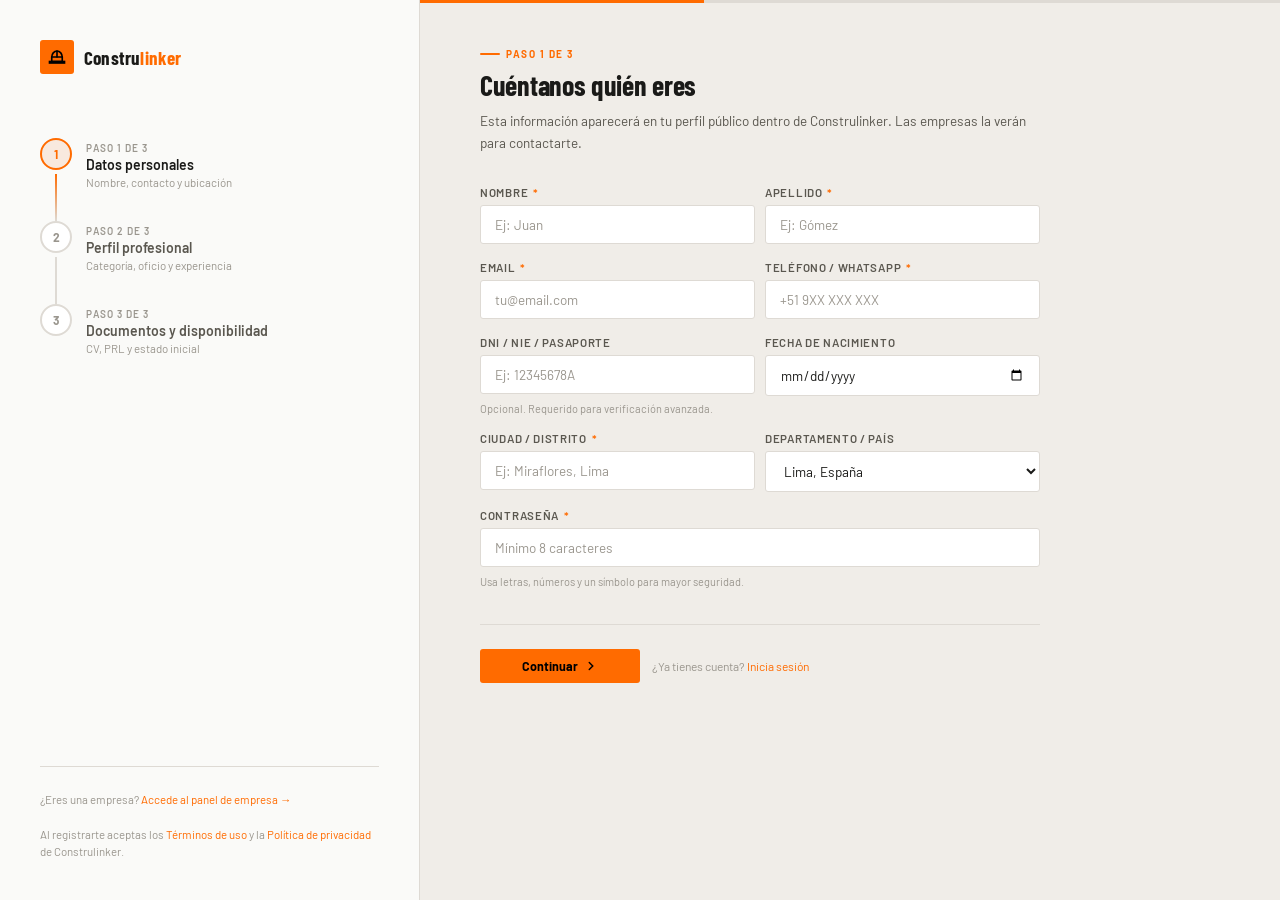
<file: worker-register.html>
<!DOCTYPE html>
<html lang="es">
<head>
  <meta charset="UTF-8"/>
  <meta name="viewport" content="width=device-width, initial-scale=1.0"/>
  <title>Construlinker — Registro de Profesional</title>
  <link rel="preconnect" href="https://fonts.googleapis.com">
  <link href="https://fonts.googleapis.com/css2?family=Barlow:wght@300;400;500;600;700&family=Barlow+Condensed:wght@500;600;700&display=swap" rel="stylesheet">
  <link rel="stylesheet" href="styles.css"/>
  <style>
    /* ── REGISTRO ESPECÍFICO ────────────────────────────── */
    body { overflow-y: auto; min-height: 100vh; }

    .register-shell {
      min-height: 100vh;
      display: grid;
      grid-template-columns: 420px 1fr;
    }

    /* Panel izquierdo — branding */
    .reg-brand {
      background: var(--surface);
      border-right: 1px solid var(--border);
      display: flex;
      flex-direction: column;
      padding: 40px 40px 40px;
      position: sticky;
      top: 0;
      height: 100vh;
    }
    .reg-brand__logo {
      display: flex;
      align-items: center;
      gap: 10px;
      margin-bottom: 48px;
      text-decoration: none;
    }
    .reg-brand__steps {
      display: flex;
      flex-direction: column;
      gap: 0;
      flex: 1;
    }
    .step-item {
      display: flex;
      align-items: flex-start;
      gap: 14px;
      padding: 16px 0;
      position: relative;
    }
    .step-item:not(:last-child)::after {
      content: '';
      position: absolute;
      left: 15px;
      top: 52px;
      width: 2px;
      height: calc(100% - 36px);
      background: var(--border);
    }
    .step-item.active::after { background: linear-gradient(to bottom, var(--orange), var(--border)); }
    .step-item.done::after   { background: var(--orange); }
    .step-dot {
      width: 32px; height: 32px;
      border-radius: 50%;
      display: flex; align-items: center; justify-content: center;
      font-size: 12px; font-weight: 700;
      flex-shrink: 0;
      border: 2px solid var(--border);
      background: var(--card);
      color: var(--text-dim);
      transition: all .3s;
      z-index: 1;
    }
    .step-item.active .step-dot {
      border-color: var(--orange);
      background: var(--orange-dim);
      color: var(--orange);
    }
    .step-item.done .step-dot {
      border-color: var(--orange);
      background: var(--orange);
      color: #000;
    }
    .step-info { padding-top: 4px; }
    .step-info__num  { font-size: 10px; font-weight: 600; letter-spacing: 1px; text-transform: uppercase; color: var(--text-dim); margin-bottom: 2px; }
    .step-info__name { font-size: 14px; font-weight: 600; color: var(--text-muted); }
    .step-item.active .step-info__name { color: var(--text); }
    .step-item.done .step-info__name   { color: var(--orange); }
    .step-info__desc { font-size: 11.5px; color: var(--text-dim); margin-top: 2px; }

    .reg-brand__footer {
      padding-top: 24px;
      border-top: 1px solid var(--border);
      font-size: 11.5px;
      color: var(--text-dim);
      line-height: 1.5;
    }
    .reg-brand__footer a { color: var(--orange); text-decoration: none; }

    /* Panel derecho — formulario */
    .reg-form-area {
      display: flex;
      flex-direction: column;
      padding: 48px 60px;
      max-width: 680px;
    }

    .reg-step { display: none; animation: fadeInUp .3s ease; }
    .reg-step.active { display: block; }
    @keyframes fadeInUp {
      from { opacity:0; transform:translateY(12px); }
      to   { opacity:1; transform:translateY(0); }
    }

    .step-header { margin-bottom: 32px; }
    .step-header__tag {
      font-size: 10px; font-weight: 700; letter-spacing: 1.5px;
      text-transform: uppercase;
      color: var(--orange);
      margin-bottom: 8px;
      display: flex; align-items: center; gap: 6px;
    }
    .step-header__tag::before {
      content: '';
      width: 20px; height: 2px;
      background: var(--orange);
      border-radius: 1px;
    }
    .step-header__title {
      font-family: 'Barlow Condensed', sans-serif;
      font-size: 28px; font-weight: 700; letter-spacing: -0.3px;
      color: var(--text);
      margin-bottom: 8px;
    }
    .step-header__desc { font-size: 13.5px; color: var(--text-muted); line-height: 1.6; }

    /* Form elements */
    .form-row    { display: grid; gap: 16px; margin-bottom: 16px; }
    .form-row.cols-2 { grid-template-columns: 1fr 1fr; }
    .form-row.cols-3 { grid-template-columns: 1fr 1fr 1fr; }

    .field { display: flex; flex-direction: column; gap: 6px; }
    .field label {
      font-size: 11.5px; font-weight: 600;
      text-transform: uppercase; letter-spacing: 0.7px;
      color: var(--text-muted);
    }
    .field label .req { color: var(--orange); margin-left: 2px; }
    .field input,
    .field select,
    .field textarea {
      background: var(--card);
      border: 1px solid var(--border);
      border-radius: var(--radius);
      color: var(--text);
      font-family: inherit;
      font-size: 13.5px;
      padding: 10px 14px;
      outline: none;
      transition: border-color var(--trans);
      width: 100%;
    }
    .field textarea { resize: vertical; min-height: 90px; line-height: 1.5; }
    .field input:focus,
    .field select:focus,
    .field textarea:focus { border-color: var(--orange); }
    .field input::placeholder,
    .field textarea::placeholder { color: var(--text-dim); }
    .field select option { background: var(--surface); }
    .field-hint { font-size: 11px; color: var(--text-dim); margin-top: 2px; }
    .field-error { font-size: 11px; color: var(--red); margin-top: 2px; display: none; }
    .field.has-error input,
    .field.has-error select,
    .field.has-error textarea { border-color: var(--red); }
    .field.has-error .field-error { display: block; }

    /* Skills chips */
    .skills-input-wrap {
      background: var(--card);
      border: 1px solid var(--border);
      border-radius: var(--radius);
      padding: 8px 12px;
      display: flex; flex-wrap: wrap; gap: 6px;
      transition: border-color var(--trans);
      cursor: text;
      min-height: 46px;
    }
    .skills-input-wrap:focus-within { border-color: var(--orange); }
    .skill-chip {
      display: flex; align-items: center; gap: 5px;
      background: var(--orange-dim);
      border: 1px solid rgba(255,107,0,0.25);
      border-radius: 2px;
      padding: 3px 8px;
      font-size: 11.5px; font-weight: 600;
      color: var(--orange);
    }
    .skill-chip__remove {
      background: none; border: none;
      color: var(--orange); opacity: .7;
      cursor: pointer; padding: 0; line-height: 1;
      font-size: 13px;
    }
    .skill-chip__remove:hover { opacity: 1; }
    .skills-input {
      background: none; border: none; outline: none;
      font-family: inherit; font-size: 13px;
      color: var(--text); min-width: 120px; flex: 1;
    }
    .skills-input::placeholder { color: var(--text-dim); }
    .skills-hint { font-size: 11px; color: var(--text-dim); margin-top: 4px; }

    /* Availability selector */
    .avail-grid { display: grid; grid-template-columns: repeat(3, 1fr); gap: 10px; }
    .avail-option { position: relative; }
    .avail-option input { position: absolute; opacity: 0; width: 0; height: 0; }
    .avail-label {
      display: flex; flex-direction: column; align-items: center; gap: 6px;
      padding: 14px 10px;
      background: var(--card); border: 2px solid var(--border);
      border-radius: var(--radius-md);
      cursor: pointer; text-align: center;
      transition: all var(--trans);
    }
    .avail-label:hover { border-color: var(--border-light); }
    .avail-option input:checked + .avail-label { border-color: var(--orange); background: var(--orange-dim); }
    .avail-dot {
      width: 10px; height: 10px; border-radius: 50%;
    }
    .avail-dot.green  { background: var(--green); box-shadow: 0 0 6px var(--green); }
    .avail-dot.yellow { background: var(--yellow); box-shadow: 0 0 6px var(--yellow); }
    .avail-dot.red    { background: var(--red); box-shadow: 0 0 6px var(--red); }
    .avail-label__title { font-size: 12.5px; font-weight: 700; color: var(--text); }
    .avail-label__desc  { font-size: 10.5px; color: var(--text-dim); line-height: 1.3; }

    /* Document upload cards */
    .doc-grid { display: grid; grid-template-columns: 1fr 1fr; gap: 10px; margin-bottom: 16px; }
    .doc-card {
      background: var(--card);
      border: 2px dashed var(--border);
      border-radius: var(--radius-md);
      padding: 18px 14px;
      text-align: center;
      cursor: pointer;
      transition: all var(--trans);
      position: relative;
    }
    .doc-card:hover { border-color: var(--border-light); background: var(--card-hover); }
    .doc-card.uploaded { border-style: solid; border-color: var(--orange); background: var(--orange-dim); }
    .doc-card input[type=file] { position: absolute; inset: 0; opacity: 0; cursor: pointer; }
    .doc-card__icon { font-size: 22px; margin-bottom: 6px; }
    .doc-card__name { font-size: 12.5px; font-weight: 600; color: var(--text); margin-bottom: 3px; }
    .doc-card__desc { font-size: 11px; color: var(--text-dim); }
    .doc-card__check {
      position: absolute; top: 8px; right: 8px;
      width: 18px; height: 18px; border-radius: 50%;
      background: var(--orange); color: #000;
      display: none; align-items: center; justify-content: center;
      font-size: 10px; font-weight: 700;
    }
    .doc-card.uploaded .doc-card__check { display: flex; }

    /* Progress bar (top) */
    .reg-progress {
      position: fixed; top: 0; left: 420px; right: 0; height: 3px;
      background: var(--border); z-index: 200;
    }
    .reg-progress__fill {
      height: 100%; background: var(--orange);
      transition: width .4s cubic-bezier(.4,0,.2,1);
    }

    /* Step footer actions */
    .step-actions {
      display: flex; align-items: center; gap: 12px;
      margin-top: 36px;
      padding-top: 24px;
      border-top: 1px solid var(--border);
    }

    /* Success screen */
    .success-screen {
      display: none;
      flex-direction: column;
      align-items: center;
      justify-content: center;
      text-align: center;
      padding: 60px 40px;
      animation: fadeInUp .4s ease;
    }
    .success-screen.active { display: flex; }
    .success-icon {
      width: 72px; height: 72px;
      background: var(--orange-dim);
      border: 2px solid var(--orange);
      border-radius: 50%;
      display: flex; align-items: center; justify-content: center;
      margin-bottom: 24px;
    }
    .success-icon svg { width: 32px; height: 32px; color: var(--orange); }
    .success-title {
      font-family: 'Barlow Condensed', sans-serif;
      font-size: 30px; font-weight: 700;
      color: var(--text); margin-bottom: 10px;
    }
    .success-desc { font-size: 14px; color: var(--text-muted); line-height: 1.6; margin-bottom: 28px; max-width: 400px; }

    /* Responsive */
    @media (max-width: 900px) {
      .register-shell { grid-template-columns: 1fr; }
      .reg-brand { display: none; }
      .reg-form-area { padding: 32px 24px; max-width: 100%; }
      .reg-progress { left: 0; }
      .form-row.cols-2, .form-row.cols-3 { grid-template-columns: 1fr; }
      .avail-grid { grid-template-columns: 1fr; }
      .doc-grid { grid-template-columns: 1fr; }
    }
  </style>
</head>
<body>

<div class="register-shell">

  <!-- ══ PANEL IZQUIERDO — BRANDING ═══════════════════════ -->
  <aside class="reg-brand">
    <a class="reg-brand__logo" href="company-dashboard.html">
      <div class="brand-icon">
        <svg viewBox="0 0 24 24" fill="none" stroke="currentColor" stroke-width="2.2" stroke-linecap="round">
          <path d="M2 18h20v2H2z"/>
          <path d="M12 4C8 4 5 8 5 12v6h14v-6c0-4-3-8-7-8z"/>
          <line x1="12" y1="4" x2="12" y2="12"/>
          <line x1="5"  y1="12" x2="19" y2="12"/>
        </svg>
      </div>
      <span class="brand-name">Constru<em>linker</em></span>
    </a>

    <div class="reg-brand__steps" id="stepsNav">
      <div class="step-item active" id="snav-1">
        <div class="step-dot">1</div>
        <div class="step-info">
          <div class="step-info__num">Paso 1 de 3</div>
          <div class="step-info__name">Datos personales</div>
          <div class="step-info__desc">Nombre, contacto y ubicación</div>
        </div>
      </div>
      <div class="step-item" id="snav-2">
        <div class="step-dot">2</div>
        <div class="step-info">
          <div class="step-info__num">Paso 2 de 3</div>
          <div class="step-info__name">Perfil profesional</div>
          <div class="step-info__desc">Categoría, oficio y experiencia</div>
        </div>
      </div>
      <div class="step-item" id="snav-3">
        <div class="step-dot">3</div>
        <div class="step-info">
          <div class="step-info__num">Paso 3 de 3</div>
          <div class="step-info__name">Documentos y disponibilidad</div>
          <div class="step-info__desc">CV, PRL y estado inicial</div>
        </div>
      </div>
    </div>

    <div class="reg-brand__footer">
      ¿Eres una empresa? <a href="company-dashboard.html">Accede al panel de empresa →</a><br><br>
      Al registrarte aceptas los <a href="#">Términos de uso</a> y la <a href="#">Política de privacidad</a> de Construlinker.
    </div>
  </aside>

  <!-- ══ PANEL DERECHO — FORMULARIO ═══════════════════════ -->
  <div class="reg-form-area">
    <div class="reg-progress">
      <div class="reg-progress__fill" id="progressFill" style="width:33%"></div>
    </div>

    <!-- ─── STEP 1: DATOS PERSONALES ──────────────────── -->
    <div class="reg-step active" id="step-1">
      <div class="step-header">
        <div class="step-header__tag">Paso 1 de 3</div>
        <div class="step-header__title">Cuéntanos quién eres</div>
        <div class="step-header__desc">Esta información aparecerá en tu perfil público dentro de Construlinker. Las empresas la verán para contactarte.</div>
      </div>

      <div class="form-row cols-2">
        <div class="field" id="f-nombre">
          <label>Nombre <span class="req">*</span></label>
          <input type="text" id="inp-nombre" placeholder="Ej: Juan" />
          <span class="field-error">El nombre es obligatorio</span>
        </div>
        <div class="field" id="f-apellido">
          <label>Apellido <span class="req">*</span></label>
          <input type="text" id="inp-apellido" placeholder="Ej: Gómez" />
          <span class="field-error">El apellido es obligatorio</span>
        </div>
      </div>

      <div class="form-row cols-2">
        <div class="field" id="f-email">
          <label>Email <span class="req">*</span></label>
          <input type="email" id="inp-email" placeholder="tu@email.com" />
          <span class="field-error">Introduce un email válido</span>
        </div>
        <div class="field" id="f-phone">
          <label>Teléfono / WhatsApp <span class="req">*</span></label>
          <input type="tel" id="inp-phone" placeholder="+51 9XX XXX XXX" />
          <span class="field-error">El teléfono es obligatorio</span>
        </div>
      </div>

      <div class="form-row cols-2">
        <div class="field">
          <label>DNI / NIE / Pasaporte</label>
          <input type="text" id="inp-dni" placeholder="Ej: 12345678A" />
          <span class="field-hint">Opcional. Requerido para verificación avanzada.</span>
        </div>
        <div class="field">
          <label>Fecha de nacimiento</label>
          <input type="date" id="inp-bday" />
        </div>
      </div>

      <div class="form-row cols-2">
        <div class="field" id="f-ciudad">
          <label>Ciudad / Distrito <span class="req">*</span></label>
          <input type="text" id="inp-ciudad" placeholder="Ej: Miraflores, Lima" />
          <span class="field-error">La ubicación es obligatoria</span>
        </div>
        <div class="field">
          <label>Departamento / País</label>
          <select id="inp-pais">
            <option value="">Seleccionar...</option>
            <option value="Lima, España" selected>Lima, España</option>
            <option value="Arequipa, España">Arequipa, España</option>
            <option value="Cusco, España">Cusco, España</option>
            <option value="Trujillo, España">Trujillo, España</option>
            <option value="Piura, España">Piura, España</option>
            <option value="Otro">Otro</option>
          </select>
        </div>
      </div>

      <div class="form-row">
        <div class="field">
          <label>Contraseña <span class="req">*</span></label>
          <input type="password" id="inp-pass" placeholder="Mínimo 8 caracteres" />
          <span class="field-hint">Usa letras, números y un símbolo para mayor seguridad.</span>
        </div>
      </div>

      <div class="step-actions">
        <button class="btn-orange" style="min-width:160px" onclick="goStep(2)">
          Continuar
          <svg viewBox="0 0 24 24" fill="none" stroke="currentColor" stroke-width="2.5" stroke-linecap="round" width="14" height="14"><polyline points="9,18 15,12 9,6"/></svg>
        </button>
        <span style="font-size:12px;color:var(--text-dim)">¿Ya tienes cuenta? <a href="worker-dashboard.html" style="color:var(--orange)">Inicia sesión</a></span>
      </div>
    </div>

    <!-- ─── STEP 2: PERFIL PROFESIONAL ────────────────── -->
    <div class="reg-step" id="step-2">
      <div class="step-header">
        <div class="step-header__tag">Paso 2 de 3</div>
        <div class="step-header__title">Tu perfil profesional</div>
        <div class="step-header__desc">Las empresas filtran por categoría, especialidad y experiencia. Completa esto con cuidado — es lo que te hará destacar.</div>
      </div>

      <div class="form-row cols-2">
        <div class="field" id="f-categoria">
          <label>Categoría principal <span class="req">*</span></label>
          <select id="inp-categoria" onchange="updateOficios()">
            <option value="">Seleccionar categoría...</option>
            <option value="Obra gruesa">Obra Gruesa</option>
            <option value="Acabados">Acabados</option>
            <option value="Instalaciones">Instalaciones</option>
            <option value="Maquinaria">Maquinaria y Transporte</option>
            <option value="Técnicos">Técnicos y Gestión</option>
            <option value="Auxiliares">Auxiliares</option>
          </select>
          <span class="field-error">Selecciona una categoría</span>
        </div>
        <div class="field" id="f-oficio">
          <label>Oficio / Especialidad <span class="req">*</span></label>
          <select id="inp-oficio">
            <option value="">Primero selecciona categoría...</option>
          </select>
          <span class="field-error">Selecciona tu oficio</span>
        </div>
      </div>

      <div class="form-row cols-2">
        <div class="field" id="f-exp">
          <label>Años de experiencia <span class="req">*</span></label>
          <select id="inp-exp">
            <option value="">Seleccionar...</option>
            <option value="1">Menos de 1 año</option>
            <option value="2">1 – 2 años</option>
            <option value="3">3 – 5 años</option>
            <option value="6">6 – 9 años</option>
            <option value="10">10 – 15 años</option>
            <option value="16">Más de 15 años</option>
          </select>
          <span class="field-error">Indica tu experiencia</span>
        </div>
        <div class="field">
          <label>Modalidad preferida</label>
          <select id="inp-modalidad">
            <option value="Presencial">Presencial</option>
            <option value="Por obra">Por obra / proyecto</option>
            <option value="Jornada completa">Jornada completa</option>
            <option value="Media jornada">Media jornada</option>
            <option value="Cualquiera">Cualquiera</option>
          </select>
        </div>
      </div>

      <div class="form-row">
        <div class="field">
          <label>Habilidades y herramientas</label>
          <div class="skills-input-wrap" id="skillsWrap" onclick="document.getElementById('skillsInputEl').focus()">
            <input class="skills-input" id="skillsInputEl" placeholder="Escribe una habilidad y pulsa Enter…" />
          </div>
          <div class="skills-hint">Ej: AutoCAD, BIM, Encofrado metálico, ISO 45001</div>
        </div>
      </div>

      <div class="form-row">
        <div class="field">
          <label>Sobre ti <span class="req">*</span></label>
          <textarea id="inp-about" placeholder="Describe brevemente tu experiencia, proyectos destacados y lo que te diferencia como profesional. Mínimo 80 caracteres." id="f-about"></textarea>
          <span class="field-hint"><span id="aboutCount">0</span> / 80 caracteres mínimos</span>
          <span class="field-error" id="aboutError">Escribe al menos 80 caracteres</span>
        </div>
      </div>

      <div class="step-actions">
        <button class="btn-ghost" onclick="goStep(1)">
          <svg viewBox="0 0 24 24" fill="none" stroke="currentColor" stroke-width="2.5" stroke-linecap="round" width="14" height="14"><polyline points="15,18 9,12 15,6"/></svg>
          Atrás
        </button>
        <button class="btn-orange" style="min-width:160px" onclick="goStep(3)">
          Continuar
          <svg viewBox="0 0 24 24" fill="none" stroke="currentColor" stroke-width="2.5" stroke-linecap="round" width="14" height="14"><polyline points="9,18 15,12 9,6"/></svg>
        </button>
      </div>
    </div>

    <!-- ─── STEP 3: DOCUMENTOS Y DISPONIBILIDAD ────────── -->
    <div class="reg-step" id="step-3">
      <div class="step-header">
        <div class="step-header__tag">Paso 3 de 3</div>
        <div class="step-header__title">Documentos y disponibilidad</div>
        <div class="step-header__desc">Los documentos aumentan tu visibilidad. Las empresas pueden descargarlos usando créditos. El estado de disponibilidad lo puedes cambiar en cualquier momento desde tu panel.</div>
      </div>

      <div class="form-row" style="margin-bottom:20px">
        <div class="field">
          <label>Estado de disponibilidad inicial <span class="req">*</span></label>
          <div class="avail-grid" style="margin-top:6px">
            <div class="avail-option">
              <input type="radio" name="avail" id="avail-disponible" value="available" checked />
              <label class="avail-label" for="avail-disponible">
                <div class="avail-dot green"></div>
                <div class="avail-label__title">Disponible</div>
                <div class="avail-label__desc">Puedo empezar de inmediato o en menos de 1 semana</div>
              </label>
            </div>
            <div class="avail-option">
              <input type="radio" name="avail" id="avail-limitada" value="limited" />
              <label class="avail-label" for="avail-limitada">
                <div class="avail-dot yellow"></div>
                <div class="avail-label__title">Disp. Limitada</div>
                <div class="avail-label__desc">Tengo trabajo pero acepto propuestas para evaluar</div>
              </label>
            </div>
            <div class="avail-option">
              <input type="radio" name="avail" id="avail-no" value="busy" />
              <label class="avail-label" for="avail-no">
                <div class="avail-dot red"></div>
                <div class="avail-label__title">No disponible</div>
                <div class="avail-label__desc">Contratado a jornada completa actualmente</div>
              </label>
            </div>
          </div>
        </div>
      </div>

      <div class="form-row" style="margin-bottom:6px">
        <div class="field">
          <label>Documentos profesionales <span style="color:var(--text-dim);font-weight:400;text-transform:none;letter-spacing:0">(opcional pero recomendado)</span></label>
        </div>
      </div>

      <div class="doc-grid" id="docGrid">
        <div class="doc-card" id="doc-cv" onclick="triggerUpload('cv')">
          <input type="file" id="file-cv" accept=".pdf,.doc,.docx" onchange="markUploaded('cv')" />
          <div class="doc-card__icon">📄</div>
          <div class="doc-card__name">Currículum Vitae</div>
          <div class="doc-card__desc">PDF o Word, máx. 5MB</div>
          <div class="doc-card__check">✓</div>
        </div>
        <div class="doc-card" id="doc-prl" onclick="triggerUpload('prl')">
          <input type="file" id="file-prl" accept=".pdf,.jpg,.png" onchange="markUploaded('prl')" />
          <div class="doc-card__icon">🦺</div>
          <div class="doc-card__name">Certificado PRL</div>
          <div class="doc-card__desc">Prevención de Riesgos Laborales</div>
          <div class="doc-card__check">✓</div>
        </div>
        <div class="doc-card" id="doc-cert" onclick="triggerUpload('cert')">
          <input type="file" id="file-cert" accept=".pdf,.jpg,.png" onchange="markUploaded('cert')" />
          <div class="doc-card__icon">🏅</div>
          <div class="doc-card__name">Certificados / Cursos</div>
          <div class="doc-card__desc">Titulaciones o cursos relevantes</div>
          <div class="doc-card__check">✓</div>
        </div>
        <div class="doc-card" id="doc-dni" onclick="triggerUpload('dni')">
          <input type="file" id="file-dni" accept=".pdf,.jpg,.png" onchange="markUploaded('dni')" />
          <div class="doc-card__icon">🪪</div>
          <div class="doc-card__name">DNI / NIE</div>
          <div class="doc-card__desc">Documento de identidad</div>
          <div class="doc-card__check">✓</div>
        </div>
      </div>
      <p style="font-size:11.5px;color:var(--text-dim);margin-bottom:24px">Las empresas usan 1 crédito para descargar tus documentos. Puedes añadirlos después desde tu panel.</p>

      <div class="step-actions">
        <button class="btn-ghost" onclick="goStep(2)">
          <svg viewBox="0 0 24 24" fill="none" stroke="currentColor" stroke-width="2.5" stroke-linecap="round" width="14" height="14"><polyline points="15,18 9,12 15,6"/></svg>
          Atrás
        </button>
        <button class="btn-orange" style="min-width:200px" onclick="submitRegister()">
          <svg viewBox="0 0 24 24" fill="none" stroke="currentColor" stroke-width="2.5" stroke-linecap="round" width="14" height="14"><polyline points="20,6 9,17 4,12"/></svg>
          Crear mi perfil en Construlinker
        </button>
      </div>
    </div>

    <!-- ─── SUCCESS ─────────────────────────────────────── -->
    <div class="success-screen" id="successScreen">
      <div class="success-icon">
        <svg viewBox="0 0 24 24" fill="none" stroke="currentColor" stroke-width="2" stroke-linecap="round">
          <polyline points="20,6 9,17 4,12"/>
        </svg>
      </div>
      <div class="success-title">¡Perfil creado con éxito!</div>
      <p class="success-desc">
        Tu perfil ya está activo en Construlinker. Las empresas podrán encontrarte en las búsquedas de personal.
        Ahora accede a tu panel para completar tu información y gestionar tu disponibilidad.
      </p>
      <div style="display:flex;gap:12px;flex-wrap:wrap;justify-content:center">
        <button class="btn-orange" style="min-width:200px" onclick="window.location.href='worker-dashboard.html'">
          Ir a mi panel
          <svg viewBox="0 0 24 24" fill="none" stroke="currentColor" stroke-width="2.5" stroke-linecap="round" width="14" height="14"><polyline points="9,18 15,12 9,6"/></svg>
        </button>
        <button class="btn-ghost" onclick="window.location.href='company-dashboard.html'">Ver plataforma empresas</button>
      </div>
    </div>

  </div>
</div>

<script>
'use strict';

/* ── OFICIOS POR CATEGORÍA ───────────────────────────── */
const OFICIOS = {
  'Obra gruesa':   ['Albañil / Oficial de primera','Albañil / Oficial de segunda','Encofrador','Ferrallista','Yesero / Escayolista','Peón de albañilería','Techador / Colocador de cubiertas','Operario de impermeabilización','Montador de andamios'],
  'Acabados':      ['Pintor de obra','Solador / Alicatador','Montador de pladur / Tabiquería seca','Colocador de pavimentos','Colocador de piedra natural / Mármol','Escayolista / Falsos techos','Colocador de carpintería interior','Especialista en aislamientos','Cristalero / Montador de ventanas','Rehabilitador de fachadas'],
  'Instalaciones': ['Fontanero / Instalador de tuberías','Electricista de obra','Instalador de climatización (HVAC)','Instalador de gas','Instalador de sistemas solares / Fotovoltaicos','Técnico de domótica y automatización','Soldador especializado en obra'],
  'Maquinaria':    ['Gruista (torre y móvil)','Operador de retroexcavadora','Operador de pala cargadora','Conductor de camión hormigonera','Transportista de materiales de construcción','Técnico de logística de obra'],
  'Técnicos':      ['Arquitecto','Arquitecto técnico / Aparejador','Ingeniero Civil','Ingeniero de Instalaciones','Delineante / Proyectista','Jefe de Obra','Encargado de Obra','Residente de Obra','Técnico de PRL / SSOMA','Coordinador de Seguridad y Salud','Topógrafo','Ingeniero de Presupuestos'],
  'Auxiliares':    ['Mozo de almacén (materiales de obra)','Operario de planta de prefabricados','Personal de limpieza post-obra','Técnico de logística de obra']
};

function updateOficios() {
  const cat = document.getElementById('inp-categoria').value;
  const sel = document.getElementById('inp-oficio');
  sel.innerHTML = '<option value="">Seleccionar oficio...</option>';
  if (cat && OFICIOS[cat]) {
    OFICIOS[cat].forEach(o => {
      const opt = document.createElement('option');
      opt.value = o; opt.textContent = o;
      sel.appendChild(opt);
    });
  }
}

/* ── SKILLS ──────────────────────────────────────────── */
let skills = [];
document.getElementById('skillsInputEl').addEventListener('keydown', function(e) {
  if ((e.key === 'Enter' || e.key === ',') && this.value.trim()) {
    e.preventDefault();
    addSkill(this.value.trim().replace(',',''));
    this.value = '';
  }
  if (e.key === 'Backspace' && this.value === '' && skills.length) {
    removeSkill(skills[skills.length - 1]);
  }
});

function addSkill(val) {
  if (!val || skills.includes(val) || skills.length >= 10) return;
  skills.push(val);
  renderSkills();
}

function removeSkill(val) {
  skills = skills.filter(s => s !== val);
  renderSkills();
}

function renderSkills() {
  const wrap = document.getElementById('skillsWrap');
  const inp  = document.getElementById('skillsInputEl');
  wrap.querySelectorAll('.skill-chip').forEach(c => c.remove());
  skills.forEach(s => {
    const chip = document.createElement('div');
    chip.className = 'skill-chip';
    chip.innerHTML = `${s}<button class="skill-chip__remove" onclick="removeSkill('${s}')">×</button>`;
    wrap.insertBefore(chip, inp);
  });
}

/* ── ABOUT COUNTER ───────────────────────────────────── */
document.getElementById('inp-about').addEventListener('input', function() {
  const n = this.value.length;
  document.getElementById('aboutCount').textContent = n;
  document.getElementById('aboutCount').style.color = n >= 80 ? 'var(--green)' : 'var(--text-dim)';
});

/* ── DOCUMENTOS ──────────────────────────────────────── */
function triggerUpload(id) {
  document.getElementById('file-' + id).click();
}
function markUploaded(id) {
  const f = document.getElementById('file-' + id);
  if (f.files && f.files[0]) {
    document.getElementById('doc-' + id).classList.add('uploaded');
    const nameEl = document.querySelector(`#doc-${id} .doc-card__desc`);
    nameEl.textContent = f.files[0].name;
  }
}

/* ── NAVEGACIÓN ENTRE PASOS ──────────────────────────── */
let currentStep = 1;
const PROGRESS = { 1: '33%', 2: '66%', 3: '100%' };

function goStep(n) {
  if (n > currentStep && !validateStep(currentStep)) return;
  document.getElementById('step-' + currentStep).classList.remove('active');
  document.getElementById('step-' + n).classList.add('active');

  // Update sidebar nav
  for (let i = 1; i <= 3; i++) {
    const el = document.getElementById('snav-' + i);
    el.classList.remove('active', 'done');
    if (i < n)  el.classList.add('done');
    if (i === n) el.classList.add('active');
    // Update dot content
    const dot = el.querySelector('.step-dot');
    dot.innerHTML = i < n
      ? '<svg viewBox="0 0 24 24" fill="none" stroke="currentColor" stroke-width="3" stroke-linecap="round" width="12" height="12"><polyline points="20,6 9,17 4,12"/></svg>'
      : i;
  }

  document.getElementById('progressFill').style.width = PROGRESS[n];
  currentStep = n;
  window.scrollTo({ top: 0, behavior: 'smooth' });
}

/* ── VALIDACIÓN ──────────────────────────────────────── */
function validateStep(step) {
  let valid = true;
  if (step === 1) {
    valid &= requireField('f-nombre',   document.getElementById('inp-nombre').value.trim());
    valid &= requireField('f-apellido', document.getElementById('inp-apellido').value.trim());
    valid &= requireField('f-email',    /^[^\s@]+@[^\s@]+\.[^\s@]+$/.test(document.getElementById('inp-email').value));
    valid &= requireField('f-phone',    document.getElementById('inp-phone').value.trim());
    valid &= requireField('f-ciudad',   document.getElementById('inp-ciudad').value.trim());
  }
  if (step === 2) {
    valid &= requireField('f-categoria', document.getElementById('inp-categoria').value);
    valid &= requireField('f-oficio',    document.getElementById('inp-oficio').value);
    valid &= requireField('f-exp',       document.getElementById('inp-exp').value);
    const aboutOk = document.getElementById('inp-about').value.length >= 80;
    document.getElementById('f-about')?.classList.toggle('has-error', !aboutOk);
    document.getElementById('aboutError').style.display = aboutOk ? 'none' : 'block';
    valid &= aboutOk;
  }
  return Boolean(valid);
}

function requireField(id, condition) {
  const el = document.getElementById(id);
  if (!el) return true;
  el.classList.toggle('has-error', !condition);
  return Boolean(condition);
}

/* ── SUBMIT ──────────────────────────────────────────── */
function submitRegister() {
  if (!validateStep(3)) return;

  const avail = document.querySelector('input[name="avail"]:checked')?.value || 'available';
  const worker = {
    id: Date.now(),
    name: `${document.getElementById('inp-nombre').value.trim()} ${document.getElementById('inp-apellido').value.trim()}`,
    email: document.getElementById('inp-email').value.trim(),
    phone: document.getElementById('inp-phone').value.trim(),
    location: document.getElementById('inp-ciudad').value.trim(),
    category: document.getElementById('inp-categoria').value,
    specialty: document.getElementById('inp-oficio').value,
    exp: parseInt(document.getElementById('inp-exp').value) || 1,
    expLabel: getExpLabel(document.getElementById('inp-exp').value),
    about: document.getElementById('inp-about').value.trim(),
    tags: [...skills],
    availability: avail,
    docs: {
      cv:   !!document.getElementById('file-cv').files?.length,
      prl:  !!document.getElementById('file-prl').files?.length,
      cert: !!document.getElementById('file-cert').files?.length,
      dni:  !!document.getElementById('file-dni').files?.length,
    },
    registeredAt: new Date().toISOString(),
    viewedBy: [],
    offers: [],
    isWorker: true
  };

  // Guardar en localStorage
  try {
    const existing = JSON.parse(localStorage.getItem('construlinker_worker') || '{}');
    localStorage.setItem('construlinker_worker', JSON.stringify({ ...existing, profile: worker }));
  } catch(e) {}

  // Mostrar éxito
  document.getElementById('step-3').classList.remove('active');
  document.getElementById('successScreen').classList.add('active');
  document.getElementById('progressFill').style.width = '100%';
}

function getExpLabel(val) {
  const map = { '1':'Menos de 1 año','2':'1–2 años','3':'3–5 años','6':'6–9 años','10':'10–15 años','16':'Más de 15 años' };
  return map[val] || val + ' años';
}
</script>
</body>
</html>
</file>
<file: styles.css>
/* ═══════════════════════════════════════════════════════════
   CONSTRULINKER — STYLES.CSS
   Industrial Dark Mode · LinkedIn-style Social Network
═══════════════════════════════════════════════════════════ */

/* ── VARIABLES ─────────────────────────────────────────── */
:root {
  --bg:           #F0EDE8;   /* cemento claro */
  --surface:      #FAFAF8;   /* blanco hueso */
  --card:         #FFFFFF;   /* blanco puro */
  --card-hover:   #F5F2ED;   /* hueso hover */
  --border:       #DEDAD4;   /* cemento borde */
  --border-light: #C8C3BB;   /* borde medio */
  --text:         #1A1A18;   /* carbón casi negro */
  --text-muted:   #5A574F;   /* gris oscuro */
  --text-dim:     #9A968E;   /* gris medio */
  --orange:       #FF6B00;   /* naranja construcción (más intenso en claro) */
  --orange-dim:   rgba(232,93,0,0.10);
  --orange-hover: #FF6B00;
  --orange-glow:  rgba(232,93,0,0.20);
  --green:        #1A7A3A;
  --green-dim:    rgba(26,122,58,0.10);
  --yellow:       #B8860B;
  --yellow-dim:   rgba(184,134,11,0.10);
  --red:          #CC2A2A;
  --red-dim:      rgba(204,42,42,0.10);
  --nav-h:        58px;
  --radius:       3px;
  --radius-md:    6px;
  --radius-lg:    10px;
  --trans:        0.18s cubic-bezier(.4,0,.2,1);
  --shadow:       0 4px 24px rgba(0,0,0,0.10);
  --shadow-lg:    0 12px 48px rgba(0,0,0,0.16);
}

/* ── RESET ─────────────────────────────────────────────── */
*, *::before, *::after { box-sizing:border-box; margin:0; padding:0; }
html { scroll-behavior:smooth; }
body {
  font-family: 'Barlow', sans-serif;
  background: var(--bg);
  color: var(--text);
  -webkit-font-smoothing: antialiased;
  min-height: 100vh;
}
button { cursor:pointer; font-family:inherit; }
input, select { font-family:inherit; }
a { text-decoration:none; cursor:pointer; }

/* ── SCROLLBAR ─────────────────────────────────────────── */
::-webkit-scrollbar { width:5px; height:5px; }
::-webkit-scrollbar-track { background:transparent; }
::-webkit-scrollbar-thumb { background:var(--border-light); border-radius:4px; }

/* ═══════════════════════════════════════════════════════════
   TOPNAV
═══════════════════════════════════════════════════════════ */
.topnav {
  position: fixed;
  top: 0; left: 0; right: 0;
  height: var(--nav-h);
  background: var(--surface);
  border-bottom: 1px solid var(--border);
  z-index: 100;
  backdrop-filter: blur(8px);
}
.topnav__inner {
  max-width: 1280px;
  margin: 0 auto;
  height: 100%;
  display: flex;
  align-items: center;
  gap: 16px;
  padding: 0 20px;
}

/* Brand */
.topnav__brand {
  display: flex;
  align-items: center;
  gap: 9px;
  flex-shrink: 0;
}
.brand-icon {
  width: 34px; height: 34px;
  background: var(--orange);
  border-radius: var(--radius);
  display: flex; align-items:center; justify-content:center;
  color: #000;
  flex-shrink: 0;
}
.brand-icon svg { width:18px; height:18px; }
.brand-name {
  font-family: 'Barlow Condensed', sans-serif;
  font-size: 19px;
  font-weight: 700;
  letter-spacing: 0.2px;
  color: var(--text);
  white-space: nowrap;
}
.brand-name em {
  font-style: normal;
  color: var(--orange);
}

/* Search */
.topnav__search {
  flex: 1;
  max-width: 400px;
  display: flex;
  align-items: center;
  gap: 8px;
  background: var(--card);
  border: 1px solid var(--border);
  border-radius: var(--radius);
  padding: 0 12px;
  height: 36px;
  transition: border-color var(--trans);
}
.topnav__search:focus-within { border-color: var(--border-light); }
.topnav__search svg { width:14px; height:14px; color:var(--text-dim); flex-shrink:0; }
.topnav__search input {
  background: none; border:none; outline:none;
  font-size: 13px; color:var(--text);
  width:100%;
}
.topnav__search input::placeholder { color:var(--text-dim); }

/* Nav links */
.topnav__links {
  display: flex;
  align-items: center;
  gap: 2px;
  flex-shrink: 0;
}
.nav-link {
  display: flex; flex-direction:column;
  align-items: center; gap:2px;
  padding: 6px 14px;
  background:none; border:none;
  color: var(--text-muted);
  font-size: 11px; font-weight:500;
  letter-spacing:0.3px;
  border-radius:var(--radius);
  transition: color var(--trans), background var(--trans);
  position:relative;
}
.nav-link svg { width:20px; height:20px; }
.nav-link:hover { color:var(--orange); background:var(--card); }
.nav-link.active { color:var(--orange); }
.nav-link.active::after {
  content:'';
  position:absolute; bottom:-11px; left:50%; transform:translateX(-50%);
  width:32px; height:2px;
  background:var(--orange);
  border-radius:2px 2px 0 0;
}

/* Credits badge */
.topnav__credits {
  display: flex; align-items:center; gap:6px;
  background:var(--card);
  border:1px solid var(--border);
  border-radius:var(--radius);
  padding: 0 12px; height:36px;
  cursor:pointer;
  transition: border-color var(--trans);
  flex-shrink:0;
}
.topnav__credits:hover { border-color:var(--border-light); }
.credits-diamond { width:14px; height:14px; color:var(--orange); flex-shrink:0; }
.topnav__credits #creditsTopNav {
  font-family: 'Barlow Condensed', sans-serif;
  font-size: 17px; font-weight:700;
  color: var(--text);
  min-width:18px; text-align:center;
  transition: color var(--trans);
}
.topnav__credits #creditsTopNav.low { animation: blink 1s ease-in-out infinite; }
@keyframes blink { 0%,100%{color:var(--orange)} 50%{color:var(--text-muted)} }
.credits-label-nav { font-size:10.5px; color:var(--text-dim); font-weight:500; }

/* ═══════════════════════════════════════════════════════════
   SEMÁFORO BANNER
═══════════════════════════════════════════════════════════ */
.semaforo-banner {
  position: fixed;
  top: var(--nav-h); left:0; right:0;
  background: rgba(255,107,0,0.10);
  border-bottom: 1px solid rgba(255,107,0,0.25);
  display: flex; align-items:center; gap:10px;
  padding: 9px 20px;
  z-index: 99;
  animation: slideDown 0.3s ease;
}
@keyframes slideDown { from{transform:translateY(-100%)} to{transform:translateY(0)} }
.semaforo-banner svg { color:var(--orange); flex-shrink:0; }
.semaforo-banner span { font-size:13px; color:var(--text-muted); flex:1; }
.semaforo-btn {
  background: var(--orange); color:#000;
  border:none; border-radius:var(--radius);
  font-size:11.5px; font-weight:700;
  padding:5px 12px;
  white-space:nowrap;
  transition: background var(--trans);
}
.semaforo-btn:hover { background:var(--orange-hover); }
.semaforo-btn.sm { font-size:10.5px; padding:4px 10px; }

/* ═══════════════════════════════════════════════════════════
   APP MAIN
═══════════════════════════════════════════════════════════ */
.app-main {
  padding-top: var(--nav-h);
  min-height: 100vh;
}
.app-main.banner-visible { padding-top: calc(var(--nav-h) + 40px); }

/* Pages */
.page { display:none; }
.page.active { display:block; animation:fadeIn .2s ease; }
@keyframes fadeIn { from{opacity:0;transform:translateY(4px)} to{opacity:1;transform:translateY(0)} }

/* ═══════════════════════════════════════════════════════════
   LAYOUT: FEED
═══════════════════════════════════════════════════════════ */
.layout-feed {
  max-width: 1180px;
  margin: 0 auto;
  padding: 24px 20px;
  display: grid;
  grid-template-columns: 240px 1fr 280px;
  gap: 20px;
  align-items: start;
}

/* ── LEFT SIDEBAR ──────────────────────────────────────── */
.sidebar-left { position:sticky; top:calc(var(--nav-h)+20px); display:flex; flex-direction:column; gap:12px; }

/* Profile card */
.profile-card {
  background:var(--card);
  border:1px solid var(--border);
  border-radius:var(--radius-md);
  overflow:hidden;
}
.profile-card__banner {
  height: 56px;
  background: linear-gradient(135deg, #E8E0D0 0%, #D4C8B4 40%, #E0D8C8 100%);
  position:relative;
}
.profile-card__banner::before {
  content:'';
  position:absolute; inset:0;
  background: repeating-linear-gradient(45deg, transparent, transparent 10px, rgba(255,107,0,0.04) 10px, rgba(255,107,0,0.04) 11px);
}
.profile-card__body { padding:0 16px 16px; }
.profile-card__avatar-wrap {
  margin-top:-24px;
  margin-bottom:10px;
}
.avatar-circle {
  border-radius:50%;
  display:flex; align-items:center; justify-content:center;
  font-weight:700;
  font-family:'Barlow Condensed',sans-serif;
  letter-spacing:0.5px;
  color:#fff;
  border:2px solid var(--card);
  flex-shrink:0;
}
.avatar-circle.sm { width:34px; height:34px; font-size:11px; border-width:2px; }
.avatar-circle.md { width:42px; height:42px; font-size:13px; }
.avatar-circle.lg { width:52px; height:52px; font-size:16px; }
.avatar-circle.xl { width:72px; height:72px; font-size:22px; border:3px solid var(--card); }
.profile-card__name { font-weight:700; font-size:14.5px; color:var(--text); margin-bottom:2px; }
.profile-card__role { font-size:11.5px; color:var(--text-muted); margin-bottom:12px; }
.profile-card__divider { height:1px; background:var(--border); margin-bottom:12px; }
.profile-card__stats { display:flex; flex-direction:column; gap:6px; margin-bottom:12px; }
.ps-stat { display:flex; justify-content:space-between; align-items:center; }
.ps-stat__label { font-size:11.5px; color:var(--text-muted); }
.ps-stat__value { font-family:'Barlow Condensed',sans-serif; font-size:16px; font-weight:700; color:var(--text); }
.ps-stat__value.orange { color:var(--orange); }

/* Widget */
.widget {
  background:var(--card);
  border:1px solid var(--border);
  border-radius:var(--radius-md);
  padding:14px 16px;
}
.widget__title {
  font-size:12px; font-weight:700;
  text-transform:uppercase; letter-spacing:0.8px;
  color:var(--text-muted);
  margin-bottom:12px;
  display:flex; align-items:center; gap:6px;
}
.badge-count {
  background:var(--orange-dim);
  color:var(--orange);
  font-size:10px; font-weight:700;
  padding:1px 6px;
  border-radius:8px;
  border:1px solid rgba(255,107,0,0.2);
}
.widget__desc { font-size:12px; color:var(--text-muted); margin-bottom:10px; line-height:1.5; }

/* Category nav */
.category-nav { display:flex; flex-direction:column; gap:1px; }
.cat-item {
  display:flex; align-items:center; gap:9px;
  padding:7px 8px;
  border-radius:var(--radius);
  cursor:pointer;
  color:var(--text-muted);
  font-size:13px; font-weight:500;
  transition:background var(--trans), color var(--trans);
}
.cat-item:hover { background:var(--card-hover); color:var(--text); }
.cat-emoji { font-size:14px; width:20px; text-align:center; }

/* Urgent widget */
.urgent-widget { border-color:rgba(255,107,0,0.15); }
.urgent-widget .widget__title { color:var(--orange); }

/* ── FEED CENTER ───────────────────────────────────────── */
.feed-center { display:flex; flex-direction:column; gap:12px; }

/* Composer */
.post-composer {
  background:var(--card);
  border:1px solid var(--border);
  border-radius:var(--radius-md);
  padding:14px 16px;
  display:flex; align-items:center; gap:12px;
}
.composer-input {
  flex:1;
  border:1px solid var(--border);
  border-radius:20px;
  padding:10px 16px;
  cursor:text;
  transition:border-color var(--trans);
}
.composer-input:hover { border-color:var(--border-light); }
.composer-input span { font-size:13px; color:var(--text-dim); }
.composer-actions {
  background:var(--card);
  border:1px solid var(--border);
  border-top:none;
  border-radius:0 0 var(--radius-md) var(--radius-md);
  display:flex; gap:0;
  padding:0 8px 10px;
  margin-top:-4px;
}
.composer-btn {
  display:flex; align-items:center; gap:6px;
  padding:7px 12px;
  background:none; border:none;
  color:var(--text-muted);
  font-size:12px; font-weight:600;
  border-radius:var(--radius);
  transition:background var(--trans), color var(--trans);
}
.composer-btn:hover { background:var(--card-hover); color:var(--text); }

/* Feed Post card */
.feed-post {
  background:var(--card);
  border:1px solid var(--border);
  border-radius:var(--radius-md);
  overflow:hidden;
  animation:fadeIn .25s ease;
}
.feed-post__header {
  display:flex; align-items:flex-start; gap:11px;
  padding:16px 16px 10px;
}
.feed-post__author { flex:1; }
.feed-post__name {
  font-size:14px; font-weight:700; color:var(--text);
  margin-bottom:1px;
}
.feed-post__role { font-size:11.5px; color:var(--text-muted); margin-bottom:1px; }
.feed-post__time { font-size:10.5px; color:var(--text-dim); }
.feed-post__more {
  background:none; border:none;
  color:var(--text-dim);
  padding:4px; border-radius:50%;
  transition:background var(--trans);
}
.feed-post__more:hover { background:var(--card-hover); }
.feed-post__more svg { width:16px; height:16px; display:block; }
.feed-post__content {
  padding:0 16px 14px;
  font-size:13.5px; color:var(--text-muted);
  line-height:1.65;
}
.feed-post__content strong { color:var(--text); }
.feed-post__tag {
  display:inline-block;
  font-size:11.5px; font-weight:600;
  color:var(--orange);
  padding:2px 8px;
  background:var(--orange-dim);
  border-radius:10px;
  margin:6px 16px;
  border:1px solid rgba(255,107,0,0.15);
}
.feed-post__image {
  width:100%; height:180px;
  background:linear-gradient(135deg,#1E1A14,#14181E);
  display:flex; align-items:center; justify-content:center;
  font-size:48px;
  border-top:1px solid var(--border);
}
.feed-post__actions {
  display:flex;
  border-top:1px solid var(--border);
  padding:4px 8px;
}
.post-action-btn {
  flex:1; display:flex; align-items:center; justify-content:center; gap:6px;
  padding:8px;
  background:none; border:none;
  color:var(--text-muted);
  font-size:12px; font-weight:600;
  border-radius:var(--radius);
  transition:background var(--trans), color var(--trans);
}
.post-action-btn:hover { background:var(--card-hover); color:var(--text); }
.post-action-btn svg { width:16px; height:16px; }
.post-action-btn.liked { color:var(--orange); }

/* ── RIGHT SIDEBAR ─────────────────────────────────────── */
.sidebar-right { position:sticky; top:calc(var(--nav-h)+20px); display:flex; flex-direction:column; gap:12px; }

/* Suggested worker (mini card) */
.suggested-worker {
  display:flex; align-items:center; gap:10px;
  padding:8px 0;
  border-bottom:1px solid var(--border);
  cursor:pointer;
}
.suggested-worker:last-child { border-bottom:none; padding-bottom:0; }
.suggested-worker:hover .sw-name { color:var(--orange); }
.sw-info { flex:1; min-width:0; }
.sw-name { font-size:13px; font-weight:600; color:var(--text); margin-bottom:1px; transition:color var(--trans); overflow:hidden; text-overflow:ellipsis; white-space:nowrap; }
.sw-role { font-size:11px; color:var(--text-muted); overflow:hidden; text-overflow:ellipsis; white-space:nowrap; }
.sw-status {
  font-size:9.5px; font-weight:700; letter-spacing:0.5px;
  padding:2px 7px; border-radius:2px;
  white-space:nowrap; flex-shrink:0;
}
.sw-status.available { background:var(--green-dim); color:var(--green); border:1px solid rgba(34,197,94,0.2); }
.sw-status.limited   { background:var(--yellow-dim); color:var(--yellow); border:1px solid rgba(234,179,8,0.2); }

/* ═══════════════════════════════════════════════════════════
   LAYOUT: BUSCAR PERSONAL
═══════════════════════════════════════════════════════════ */
.buscar-layout {
  max-width:1180px; margin:0 auto;
  padding:24px 20px;
  display:grid;
  grid-template-columns:220px 1fr;
  gap:20px;
  align-items:start;
}

/* Filter sidebar */
.filter-sidebar {
  background:var(--card);
  border:1px solid var(--border);
  border-radius:var(--radius-md);
  padding:16px;
  position:sticky; top:calc(var(--nav-h)+20px);
}
.filter-header {
  font-family:'Barlow Condensed',sans-serif;
  font-size:16px; font-weight:700;
  letter-spacing:0.5px;
  color:var(--text);
  margin-bottom:16px;
  padding-bottom:12px;
  border-bottom:1px solid var(--border);
}
.filter-group { margin-bottom:16px; }
.filter-group:last-child { margin-bottom:0; }
.filter-group__title {
  font-size:10.5px; font-weight:700;
  text-transform:uppercase; letter-spacing:0.8px;
  color:var(--text-dim);
  margin-bottom:8px;
}
.filter-check {
  display:flex; align-items:center; gap:8px;
  padding:4px 0;
  font-size:12.5px; color:var(--text-muted);
  cursor:pointer;
  transition:color var(--trans);
}
.filter-check:hover { color:var(--text); }
.filter-check input { accent-color:var(--orange); cursor:pointer; }

/* Results area */
.buscar-results { display:flex; flex-direction:column; gap:14px; }
.buscar-topbar {
  display:flex; align-items:center;
  justify-content:space-between;
  flex-wrap:wrap; gap:8px;
}
.results-title {
  font-family:'Barlow Condensed',sans-serif;
  font-size:17px; font-weight:700; letter-spacing:0.3px;
  color:var(--text); margin-right:8px;
}
.results-count {
  font-size:12px; color:var(--text-dim);
}
.sort-select {
  background:var(--card); color:var(--text);
  border:1px solid var(--border);
  border-radius:var(--radius);
  padding:6px 10px; font-size:12px;
  outline:none; cursor:pointer;
  transition:border-color var(--trans);
}
.sort-select:hover { border-color:var(--border-light); }

/* Professionals grid */
.prof-grid {
  display:grid;
  grid-template-columns:repeat(auto-fill,minmax(260px,1fr));
  gap:12px;
}

/* Empresas grid - más ancho para mejor visualización */
.empresas-grid {
  grid-template-columns:repeat(auto-fit, minmax(350px, 1fr));
}

/* Contenedor de cards de empresas */
.empresas-cards-container {
  display: block;
}

/* ── PROFESSIONAL CARD (LinkedIn-style) ─────────────────── */
.prof-card {
  background:var(--card);
  border:1px solid var(--border);
  border-radius:var(--radius-md);
  overflow:hidden;
  transition:border-color var(--trans), transform var(--trans), box-shadow var(--trans);
  display:flex; flex-direction:column;
  cursor:default;
}
.prof-card:hover {
  border-color:var(--border-light);
  transform:translateY(-2px);
  box-shadow:var(--shadow);
}
.prof-card.unlocked { border-color:rgba(255,107,0,0.3); }

/* Card cover strip */
.prof-card__cover {
  height:60px;
  position:relative;
  overflow:hidden;
}
.prof-card__cover::before {
  content:'';
  position:absolute; inset:0;
  background: repeating-linear-gradient(45deg, transparent, transparent 8px, rgba(255,255,255,0.02) 8px, rgba(255,255,255,0.02) 9px);
}

/* Card avatar zone */
.prof-card__avatar-zone {
  padding:0 16px;
  margin-top:-24px;
  margin-bottom:6px;
  display:flex; align-items:flex-end; justify-content:space-between;
}
.prof-card__avatar {
  position:relative;
}
.prof-card__avatar .avatar-circle {
  filter:grayscale(100%) brightness(0.75);
  transition:filter .4s ease;
}
.prof-card:hover .prof-card__avatar .avatar-circle,
.prof-card.unlocked .prof-card__avatar .avatar-circle { filter:grayscale(0%) brightness(1); }

/* Status badge */
.status-badge {
  font-size:9.5px; font-weight:700; letter-spacing:0.6px;
  text-transform:uppercase;
  padding:3px 8px; border-radius:2px;
  flex-shrink:0;
}
.status-badge.available { background:var(--green-dim); color:var(--green); border:1px solid rgba(34,197,94,0.2); }
.status-badge.limited   { background:var(--yellow-dim); color:var(--yellow); border:1px solid rgba(234,179,8,0.2); }
.status-badge.busy      { background:var(--red-dim); color:var(--red); border:1px solid rgba(239,68,68,0.2); }
.status-badge.unlocked-mark { background:var(--orange-dim); color:var(--orange); border:1px solid rgba(255,107,0,0.2); }

/* Card body */
.prof-card__body { padding:0 16px 14px; flex:1; display:flex; flex-direction:column; gap:0; }
.prof-card__name {
  font-family:'Barlow Condensed',sans-serif;
  font-size:16px; font-weight:700; letter-spacing:0.2px;
  color:var(--text); margin-bottom:1px;
}
.prof-card__specialty { font-size:12.5px; color:var(--orange); font-weight:600; margin-bottom:8px; }
.prof-card__meta { display:flex; flex-direction:column; gap:4px; margin-bottom:10px; }
.prof-meta-row {
  display:flex; align-items:center; gap:6px;
  font-size:11.5px; color:var(--text-muted);
}
.prof-meta-row svg { width:11px; height:11px; color:var(--text-dim); flex-shrink:0; }
.prof-card__tags { display:flex; gap:4px; flex-wrap:wrap; margin-bottom:12px; }
.prof-tag {
  font-size:9.5px; font-weight:600;
  text-transform:uppercase; letter-spacing:0.4px;
  color:var(--text-dim);
  border:1px solid var(--border);
  padding:2px 6px; border-radius:2px;
}

/* Card actions */
.prof-card__actions { display:flex; flex-direction:column; gap:6px; margin-top:auto; }
.prof-card__actions-row { display:flex; gap:6px; }

/* Contact info (revealed) */
.prof-contact {
  display:none;
  flex-direction:column; gap:5px;
  padding:10px;
  background:var(--orange-dim);
  border-radius:var(--radius);
  border:1px solid rgba(255,107,0,0.15);
  margin-bottom:8px;
  animation:fadeIn .35s ease;
}
.prof-contact.visible { display:flex; }
.contact-row {
  display:flex; align-items:center; gap:7px;
  font-size:12px; color:var(--text);
}
.contact-row svg { width:12px; height:12px; color:var(--orange); flex-shrink:0; }
.contact-row a { color:var(--text); border-bottom:1px dashed var(--border); transition:color var(--trans); }
.contact-row a:hover { color:var(--orange); }

/* ═══════════════════════════════════════════════════════════
   BUTTONS
═══════════════════════════════════════════════════════════ */
.btn-orange {
  display:inline-flex; align-items:center; justify-content:center; gap:6px;
  background:var(--orange); color:#000;
  border:none; border-radius:var(--radius);
  font-size:12.5px; font-weight:700;
  padding:0 14px; height:34px;
  transition:background var(--trans), transform .1s;
  white-space:nowrap;
}
.btn-orange:hover { background:var(--orange-hover); }
.btn-orange:active { transform:scale(.98); }
.btn-orange:disabled { background:var(--card); color:var(--text-dim); border:1px solid var(--border); cursor:not-allowed; opacity:.7; }
.btn-orange.sm { height:28px; font-size:11.5px; padding:0 10px; }
.btn-orange.w-full { width:100%; }
.btn-orange.full-h { height:38px; font-size:13px; }

.btn-orange-outline {
  display:inline-flex; align-items:center; justify-content:center; gap:6px;
  background:transparent; color:var(--orange);
  border:1px solid rgba(255,107,0,0.4);
  border-radius:var(--radius);
  font-size:12.5px; font-weight:600;
  padding:0 14px; height:34px;
  transition:background var(--trans), border-color var(--trans);
  white-space:nowrap;
}
.btn-orange-outline:hover { background:var(--orange-dim); border-color:var(--orange); }

.btn-ghost {
  display:inline-flex; align-items:center; justify-content:center; gap:6px;
  background:transparent; color:var(--text-muted);
  border:1px solid var(--border);
  border-radius:var(--radius);
  font-size:12.5px; font-weight:600;
  padding:0 14px; height:34px;
  transition:background var(--trans), color var(--trans);
  white-space:nowrap;
}
.btn-ghost:hover { border-color:#FF6B00; color:#FF6B00; }

.link-btn {
  background:none; border:none;
  font-size:12px; color:var(--orange);
  font-weight:600; cursor:pointer;
  padding:4px 0;
  transition:opacity var(--trans);
}
.link-btn:hover { opacity:.75; }

/* Alert */
.alert-danger {
  display:flex; align-items:center; gap:10px;
  background:var(--red-dim);
  border:1px solid rgba(239,68,68,0.25);
  border-radius:var(--radius-md);
  padding:12px 14px;
  font-size:12.5px;
}
.alert-danger svg { flex-shrink:0; color:var(--red); }
.alert-danger div { flex:1; color:var(--text-muted); }
.alert-danger strong { color:var(--text); }

/* ═══════════════════════════════════════════════════════════
   LAYOUT: CRÉDITOS
═══════════════════════════════════════════════════════════ */
.creditos-layout {
  max-width:1100px; margin:0 auto;
  padding:24px 20px;
  display:grid;
  grid-template-columns:1fr 360px;
  gap:20px;
  align-items:start;
}

/* Credits hero */
.credits-hero {
  background:var(--card);
  border:1px solid var(--border);
  border-radius:var(--radius-md);
  padding:28px 28px;
  display:flex; align-items:center; justify-content:space-between;
  margin-bottom:16px;
  position:relative; overflow:hidden;
}
.credits-hero::before {
  content:'';
  position:absolute; inset:0;
  background: linear-gradient(135deg, #E8E0D0 0%, #D4C8B4 40%, #E0D8C8 100%);
}
.credits-hero__label {
  font-size:10px; font-weight:700;
  letter-spacing:1.5px; text-transform:uppercase;
  color:var(--text-dim); margin-bottom:4px;
}
.credits-hero__value {
  font-family:'Barlow Condensed',sans-serif;
  font-size:56px; font-weight:700; letter-spacing:-1px;
  color:var(--text); line-height:1;
  margin-bottom:4px;
}
.credits-hero__value.low { color:var(--orange); }
.credits-hero__sub { font-size:12px; color:var(--text-muted); }

/* Semáforo inline */
.semaforo-inline {
  display:flex; align-items:center; gap:10px;
  background:var(--orange-dim);
  border:1px solid rgba(255,107,0,0.2);
  border-radius:var(--radius-md);
  padding:12px 16px;
  margin-bottom:16px;
  font-size:13px; color:var(--text-muted);
}
.semaforo-dot {
  width:10px; height:10px;
  border-radius:50%; flex-shrink:0;
  animation:pulse 1.5s ease infinite;
}
.semaforo-dot.danger { background:var(--red); box-shadow:0 0 8px var(--red); }
.semaforo-dot.warning { background:var(--yellow); box-shadow:0 0 8px var(--yellow); }
.semaforo-dot.critical { background:var(--orange); box-shadow:0 0 8px var(--orange); }
@keyframes pulse { 0%,100%{opacity:1} 50%{opacity:.4} }

/* Historial */
.historial-section {
  background:var(--card);
  border:1px solid var(--border);
  border-radius:var(--radius-md);
  overflow:hidden;
}
.historial-header {
  display:flex; justify-content:space-between; align-items:center;
  padding:14px 18px;
  border-bottom:1px solid var(--border);
  font-size:13px; font-weight:600; color:var(--text);
}
.historial-empty {
  display:flex; flex-direction:column; align-items:center; gap:8px;
  padding:40px 20px;
  color:var(--text-dim);
  font-size:12.5px; text-align:center;
}
.historial-item {
  display:flex; align-items:center; gap:12px;
  padding:11px 18px;
  border-bottom:1px solid var(--border);
  transition:background var(--trans);
  animation:fadeIn .2s ease;
}
.historial-item:last-child { border-bottom:none; }
.historial-item:hover { background:var(--card-hover); }
.hist-icon {
  width:32px; height:32px;
  background:var(--red-dim);
  border-radius:50%;
  display:flex; align-items:center; justify-content:center;
  flex-shrink:0;
}
.hist-icon.plus { background:var(--green-dim); }
.hist-icon svg { width:13px; height:13px; }
.hist-icon.credit-minus svg { color:var(--red); }
.hist-icon.credit-plus  svg { color:var(--green); }
.hist-body { flex:1; }
.hist-desc { font-size:13px; color:var(--text); margin-bottom:1px; }
.hist-time { font-size:10.5px; color:var(--text-dim); }
.hist-amount {
  font-family:'Barlow Condensed',sans-serif;
  font-size:16px; font-weight:700;
}
.hist-amount.minus { color:var(--red); }
.hist-amount.plus  { color:var(--green); }

/* Packs sidebar */
.creditos-sidebar {
  position:sticky; top:calc(var(--nav-h)+20px);
  background:var(--card);
  border:1px solid var(--border);
  border-radius:var(--radius-md);
  padding:20px;
}
.packs-title {
  font-family:'Barlow Condensed',sans-serif;
  font-size:17px; font-weight:700; letter-spacing:0.3px;
  color:var(--text);
  margin-bottom:16px;
  padding-bottom:12px;
  border-bottom:1px solid var(--border);
}
.packs-list { display:flex; flex-direction:column; gap:10px; margin-bottom:14px; }
.pack-card {
  background:var(--surface);
  border:1px solid var(--border);
  border-radius:var(--radius-md);
  padding:14px;
  cursor:pointer;
  transition:border-color var(--trans), background var(--trans), transform .1s;
  position:relative; overflow:hidden;
}
.pack-card:hover { border-color:var(--border-light); background:var(--card-hover); transform:translateY(-1px); }
.pack-card.featured {
  border-color:rgba(255,107,0,0.4);
  background:linear-gradient(135deg,rgba(255,107,0,0.06),var(--surface));
}
.pack-card.featured::before {
  content:'⭐ PACK ESTRELLA';
  position:absolute; top:10px; right:10px;
  font-size:8.5px; font-weight:800; letter-spacing:0.8px;
  color:var(--orange);
  background:var(--orange-dim);
  border:1px solid rgba(255,107,0,0.2);
  padding:2px 7px; border-radius:2px;
}
.pack-top { display:flex; align-items:baseline; gap:8px; margin-bottom:4px; }
.pack-credits {
  font-family:'Barlow Condensed',sans-serif;
  font-size:22px; font-weight:700;
  color:var(--text);
}
.pack-credits-label { font-size:11px; color:var(--text-muted); }
.pack-price { font-size:13px; font-weight:700; color:var(--orange); margin-left:auto; }
.pack-desc { font-size:11.5px; color:var(--text-dim); margin-bottom:10px; line-height:1.4; }
.pack-cta { width:100%; }
.packs-note {
  display:flex; align-items:center; gap:7px;
  font-size:11px; color:var(--text-dim);
  line-height:1.4;
}
.packs-note svg { flex-shrink:0; color:var(--text-dim); }

/* ═══════════════════════════════════════════════════════════
   LAYOUT: PERFIL
═══════════════════════════════════════════════════════════ */
.perfil-layout { max-width:1000px; margin:0 auto; padding:24px 20px; }
.perfil-cover {
  background:var(--card);
  border:1px solid var(--border);
  border-radius:var(--radius-md);
  overflow:hidden;
  margin-bottom:16px;
}
.perfil-cover__bg {
  height:110px;
  background: linear-gradient(135deg, #E8E0D0 0%, #D4C8B4 35%, #DDD5C5 70%, #E8E0D0 100%);
  position:relative;
}
.perfil-cover__bg::before {
  content:'';
  position:absolute; inset:0;
  background:repeating-linear-gradient(45deg,transparent,transparent 14px,rgba(255,107,0,0.03) 14px,rgba(255,107,0,0.03) 15px);
}
.perfil-cover__body {
  display:flex; align-items:flex-end; gap:16px;
  padding:0 24px 20px;
  margin-top:-36px;
  flex-wrap:wrap;
}
.perfil-cover__info { flex:1; min-width:200px; }
.perfil-name {
  font-family:'Barlow Condensed',sans-serif;
  font-size:22px; font-weight:700; letter-spacing:0.2px;
  color:var(--text); margin-bottom:2px;
}
.perfil-role { font-size:12.5px; color:var(--text-muted); margin-bottom:6px; }
.perfil-meta-row {
  display:flex; gap:14px; flex-wrap:wrap;
  font-size:12px; color:var(--text-dim);
}
.perfil-cover__actions { display:flex; gap:8px; align-self:flex-end; padding-bottom:0; }

.perfil-body {
  display:grid;
  grid-template-columns:1fr 280px;
  gap:16px;
  align-items:start;
}
.perfil-col-main { display:flex; flex-direction:column; gap:12px; }
.perfil-col-aside { display:flex; flex-direction:column; gap:12px; position:sticky; top:calc(var(--nav-h)+20px); }
.perfil-card {
  background:var(--card);
  border:1px solid var(--border);
  border-radius:var(--radius-md);
  padding:18px 20px;
}
.perfil-card__title {
  font-size:14px; font-weight:700; color:var(--text);
  margin-bottom:12px;
  padding-bottom:10px;
  border-bottom:1px solid var(--border);
}
.perfil-card__text { font-size:13.5px; color:var(--text-muted); line-height:1.65; }
.obras-list { display:flex; flex-direction:column; gap:10px; }
.obra-item {
  display:flex; align-items:center; gap:12px;
  padding:10px;
  background:var(--surface);
  border-radius:var(--radius);
  border:1px solid var(--border);
}
.obra-emoji { font-size:20px; flex-shrink:0; }
.obra-item > div { flex:1; }
.obra-name { font-size:13px; font-weight:600; color:var(--text); margin-bottom:2px; }
.obra-meta { font-size:11.5px; color:var(--text-muted); }
.obra-badge { font-size:9.5px; font-weight:700; letter-spacing:0.5px; padding:3px 8px; border-radius:2px; text-transform:uppercase; }
.obra-badge.active { background:var(--green-dim); color:var(--green); border:1px solid rgba(34,197,94,0.2); }
.obra-badge.planning { background:var(--yellow-dim); color:var(--yellow); border:1px solid rgba(234,179,8,0.2); }
.activity-stats { display:grid; grid-template-columns:1fr 1fr; gap:12px; }
.act-stat { text-align:center; padding:12px 8px; background:var(--surface); border-radius:var(--radius); border:1px solid var(--border); }
.act-stat__n { font-family:'Barlow Condensed',sans-serif; font-size:28px; font-weight:700; color:var(--text); }
.act-stat__n.orange { color:var(--orange); }
.act-stat__l { font-size:10.5px; color:var(--text-muted); margin-top:2px; }
.verif-item {
  display:flex; align-items:center; gap:8px;
  padding:7px 0;
  font-size:12.5px;
  border-bottom:1px solid var(--border);
}
.verif-item:last-child { border-bottom:none; }
.verif-item.done { color:var(--green); }
.verif-item.done svg { color:var(--green); }
.verif-item.pending { color:var(--text-muted); }
.verif-item.pending svg { color:var(--yellow); }

/* ═══════════════════════════════════════════════════════════
   MODALS
═══════════════════════════════════════════════════════════ */
.modal-overlay {
  position:fixed; inset:0;
  background:rgba(0,0,0,0.75);
  z-index:200;
  display:flex; align-items:center; justify-content:center;
  padding:20px;
  opacity:0; pointer-events:none;
  transition:opacity .2s ease;
  backdrop-filter:blur(3px);
}
.modal-overlay.active { opacity:1; pointer-events:all; }
.modal-box {
  background:var(--surface);
  border:1px solid var(--border-light);
  border-radius:var(--radius-lg);
  width:100%; max-width:560px;
  max-height:88vh;
  overflow-y:auto;
  box-shadow:var(--shadow-lg);
  transform:translateY(16px) scale(.97);
  transition:transform .25s cubic-bezier(.34,1.2,.64,1);
}
.modal-overlay.active .modal-box { transform:translateY(0) scale(1); }
.modal-box.small { max-width:400px; }

.modal-cover {
  height:80px; position:relative; overflow:hidden;
}
.modal-cover::before {
  content:'';
  position:absolute; inset:0;
  background:repeating-linear-gradient(45deg,transparent,transparent 12px,rgba(255,107,0,0.04) 12px,rgba(255,107,0,0.04) 13px);
}
.modal-header {
  display:flex; align-items:center; justify-content:space-between;
  padding:18px 20px 0;
}
.modal-title { font-family:'Barlow Condensed',sans-serif; font-size:18px; font-weight:700; color:var(--text); }
.modal-close {
  background:var(--card); border:1px solid var(--border);
  border-radius:50%; width:30px; height:30px;
  display:flex; align-items:center; justify-content:center;
  color:var(--text-muted); transition:background var(--trans), color var(--trans);
}
.modal-close:hover { background:var(--card-hover); color:var(--text); }
.modal-body { padding:16px 20px 20px; }

/* Worker modal internals */
.wm-avatar-zone {
  display:flex; align-items:flex-end; gap:14px;
  padding:0 20px;
  margin-top:-28px;
  margin-bottom:10px;
}
.wm-identity { flex:1; }
.wm-name { font-family:'Barlow Condensed',sans-serif; font-size:20px; font-weight:700; color:var(--text); margin-bottom:2px; }
.wm-spec { font-size:13px; color:var(--orange); font-weight:600; }
.wm-section { padding:0 20px 16px; }
.wm-section-title {
  font-size:10px; font-weight:700; letter-spacing:1px; text-transform:uppercase;
  color:var(--text-dim); margin-bottom:8px;
  display:flex; align-items:center; gap:6px;
}
.wm-section-title::after { content:''; flex:1; height:1px; background:var(--border); }
.wm-info-grid { display:grid; grid-template-columns:1fr 1fr; gap:8px; }
.wm-info-item {
  background:var(--card); border:1px solid var(--border);
  border-radius:var(--radius); padding:10px 12px;
}
.wm-info-item__l { font-size:10px; color:var(--text-dim); text-transform:uppercase; letter-spacing:0.6px; margin-bottom:3px; }
.wm-info-item__v { font-size:13px; font-weight:600; color:var(--text); }
.wm-tags { display:flex; flex-wrap:wrap; gap:4px; }
.wm-actions {
  padding:0 20px 20px;
  display:flex; flex-direction:column; gap:8px;
}
.wm-actions-row { display:flex; gap:8px; }
.wm-contact-box {
  background:var(--orange-dim);
  border:1px solid rgba(255,107,0,0.2);
  border-radius:var(--radius-md);
  padding:14px;
  animation:fadeIn .3s ease;
}
.wm-contact-title {
  font-size:10.5px; font-weight:700; letter-spacing:0.8px;
  text-transform:uppercase; color:var(--orange); margin-bottom:8px;
}

/* ═══════════════════════════════════════════════════════════
   TOAST
═══════════════════════════════════════════════════════════ */
.toast {
  position:fixed; bottom:24px; right:24px;
  background:var(--card);
  border:1px solid var(--border);
  border-radius:var(--radius-md);
  padding:12px 16px;
  display:flex; align-items:center; gap:10px;
  box-shadow:var(--shadow-lg);
  z-index:999;
  transform:translateX(140%);
  transition:transform .3s cubic-bezier(.34,1.3,.64,1);
  max-width:320px;
}
.toast.show { transform:translateX(0); }
.toast__icon {
  width:30px; height:30px;
  background:var(--orange-dim);
  border-radius:50%;
  display:flex; align-items:center; justify-content:center;
  flex-shrink:0;
}
.toast__icon svg { width:13px; height:13px; color:var(--orange); }
.toast__body { display:flex; flex-direction:column; gap:2px; }
.toast__body strong { font-size:13px; font-weight:700; color:var(--text); display:block; }
.toast__body span { font-size:11.5px; color:var(--text-muted); display:block; }

/* ═══════════════════════════════════════════════════════════
   UTILITIES
═══════════════════════════════════════════════════════════ */
.mt-12 { margin-top:12px !important; }
.w-full { width:100%; }

/* ═══════════════════════════════════════════════════════════
   RESPONSIVE
═══════════════════════════════════════════════════════════ */
@media (max-width:1100px) {
  .layout-feed { grid-template-columns:220px 1fr; }
  .sidebar-right { display:none; }
}
@media (max-width:860px) {
  .layout-feed { grid-template-columns:1fr; }
  .sidebar-left { position:static; display:none; }
  .buscar-layout { grid-template-columns:1fr; }
  .filter-sidebar { position:static; }
  .creditos-layout { grid-template-columns:1fr; }
  .creditos-sidebar { position:static; }
  .perfil-body { grid-template-columns:1fr; }
}
@media (max-width:640px) {
  .topnav__search { display:none; }
  .topnav__links .nav-link span { display:none; }
  .topnav__links .nav-link { padding:6px 10px; }
  .brand-name { display:none; }
  .prof-grid { grid-template-columns:1fr; }
}

/* ═══════════════════════════════════════════════════════════
   FASE 3 — NOTIFICATIONS, SEARCH DROPDOWN, MSG ICON
═══════════════════════════════════════════════════════════ */

/* ── ICON BUTTON (bell, messages) ─────────────────────── */
.topnav__icon-btn {
  position: relative;
  width: 36px; height: 36px;
  background: var(--card);
  border: 1px solid var(--border);
  border-radius: var(--radius);
  display: flex; align-items: center; justify-content: center;
  cursor: pointer; color: var(--text-muted);
  transition: background var(--trans), color var(--trans), border-color var(--trans);
  flex-shrink: 0; text-decoration: none;
}
.topnav__icon-btn:hover { background: var(--card-hover); color: var(--text); border-color: var(--border-light); }
.topnav__icon-btn.active { color: var(--orange); border-color: rgba(255,107,0,.25); background: var(--orange-dim); }
.topnav__icon-badge {
  position: absolute; top: -5px; right: -5px;
  min-width: 16px; height: 16px;
  background: var(--orange); color: #000;
  border-radius: 8px; border: 2px solid var(--surface);
  font-size: 9px; font-weight: 700;
  display: flex; align-items: center; justify-content: center;
  padding: 0 3px;
  animation: badge-pop .25s cubic-bezier(.34,1.56,.64,1);
}
@keyframes badge-pop { from{transform:scale(0)} to{transform:scale(1)} }

/* ── NOTIFICATION PANEL ───────────────────────────────── */
.notif-panel {
  position: fixed;
  top: calc(var(--nav-h) + 8px);
  right: 16px;
  width: 360px;
  background: var(--surface);
  border: 1px solid var(--border-light);
  border-radius: var(--radius-lg);
  box-shadow: var(--shadow-lg);
  z-index: 150;
  overflow: hidden;
  opacity: 0; pointer-events: none;
  transform: translateY(-8px) scale(.97);
  transition: all .2s cubic-bezier(.4,0,.2,1);
}
.notif-panel.open {
  opacity: 1; pointer-events: all;
  transform: translateY(0) scale(1);
}
.notif-panel__header {
  display: flex; align-items: center; justify-content: space-between;
  padding: 14px 16px;
  border-bottom: 1px solid var(--border);
}
.notif-panel__title {
  font-family: 'Barlow Condensed', sans-serif;
  font-size: 15px; font-weight: 700; color: var(--text);
}
.notif-list { max-height: 420px; overflow-y: auto; }
.notif-list::-webkit-scrollbar { width: 4px; }
.notif-list::-webkit-scrollbar-thumb { background: var(--border); border-radius: 4px; }

.notif-item {
  display: flex; align-items: flex-start; gap: 11px;
  padding: 12px 16px;
  border-bottom: 1px solid var(--border);
  cursor: pointer; transition: background var(--trans);
  position: relative; animation: fadeIn .2s ease;
}
.notif-item:last-child { border-bottom: none; }
.notif-item:hover { background: var(--card); }
.notif-item.unread { background: rgba(255,107,0,.03); }
.notif-item.unread::before {
  content: '';
  position: absolute; left: 0; top: 50%; transform: translateY(-50%);
  width: 3px; height: 60%;
  background: var(--orange); border-radius: 0 2px 2px 0;
}
.ni-icon {
  width: 34px; height: 34px; border-radius: 50%;
  display: flex; align-items: center; justify-content: center;
  flex-shrink: 0; font-size: 14px;
}
.ni-icon.unlock  { background: var(--orange-dim); }
.ni-icon.message { background: rgba(59,130,246,.1); }
.ni-icon.offer   { background: rgba(34,197,94,.1); }
.ni-icon.credit  { background: rgba(234,179,8,.1); }
.ni-icon.system  { background: var(--card); }
.ni-body { flex: 1; min-width: 0; }
.ni-title { font-size: 13px; font-weight: 600; color: var(--text); margin-bottom: 2px; line-height: 1.3; }
.ni-desc  { font-size: 11.5px; color: var(--text-muted); line-height: 1.4; }
.ni-time  { font-size: 10.5px; color: var(--text-dim); margin-top: 3px; }
.ni-unread-dot { width: 7px; height: 7px; border-radius: 50%; background: var(--orange); flex-shrink: 0; align-self: flex-start; margin-top: 5px; }

.notif-empty {
  display: flex; flex-direction: column; align-items: center; gap: 8px;
  padding: 36px 20px; color: var(--text-dim); font-size: 12.5px; text-align: center;
}
.notif-footer {
  padding: 10px 16px;
  border-top: 1px solid var(--border);
  text-align: center;
}

/* ── SEARCH DROPDOWN ──────────────────────────────────── */
.search-dropdown {
  position: fixed;
  top: calc(var(--nav-h) + 6px);
  left: 50%;
  transform: translateX(-50%);
  width: 520px; max-width: calc(100vw - 40px);
  background: var(--surface);
  border: 1px solid var(--border-light);
  border-radius: var(--radius-lg);
  box-shadow: var(--shadow-lg);
  z-index: 150;
  overflow: hidden;
  display: none;
}
.search-dropdown.open { display: block; animation: fadeIn .15s ease; }
.sd-section-title {
  font-size: 10px; font-weight: 700; letter-spacing: 1px;
  text-transform: uppercase; color: var(--text-dim);
  padding: 10px 14px 5px;
}
.sd-item {
  display: flex; align-items: center; gap: 11px;
  padding: 10px 14px;
  cursor: pointer; transition: background var(--trans);
}
.sd-item:hover { background: var(--card); }
.sd-item.active { background: var(--card); }
.sd-avatar {
  width: 34px; height: 34px; border-radius: 50%;
  display: flex; align-items: center; justify-content: center;
  font-family: 'Barlow Condensed', sans-serif;
  font-size: 11px; font-weight: 700; color: #fff; flex-shrink: 0;
}
.sd-info { flex: 1; min-width: 0; }
.sd-name { font-size: 13px; font-weight: 600; color: var(--text); margin-bottom: 1px; }
.sd-name mark { background: var(--orange-dim); color: var(--orange); border-radius: 2px; padding: 0 1px; }
.sd-role { font-size: 11.5px; color: var(--text-muted); }
.sd-badge {
  font-size: 9.5px; font-weight: 700; padding: 2px 6px;
  border-radius: 2px; flex-shrink: 0;
}
.sd-badge.available { background: var(--green-dim); color: var(--green); }
.sd-badge.limited   { background: var(--yellow-dim); color: var(--yellow); }
.sd-badge.busy      { background: var(--red-dim); color: var(--red); }
.sd-no-results {
  padding: 24px; text-align: center;
  font-size: 13px; color: var(--text-dim);
}
.sd-footer {
  padding: 10px 14px;
  border-top: 1px solid var(--border);
  font-size: 12px; color: var(--text-dim);
  display: flex; align-items: center; justify-content: space-between;
}
.sd-hint { font-size: 10.5px; color: var(--text-dim); }
.sd-hint kbd {
  background: var(--card); border: 1px solid var(--border);
  border-radius: 3px; padding: 1px 4px; font-size: 9.5px;
  font-family: inherit;
}

/* ═══════════════════════════════════════════════════════════
   CIERRE DE BRECHAS — PERFIL EMPRESA EDITABLE + URGENTES
═══════════════════════════════════════════════════════════ */

/* ── Formulario edición perfil empresa ────────────────── */
.perfil-edit-form {
  background: var(--surface); border: 1px solid var(--orange);
  border-radius: var(--radius-md); padding: 20px 24px;
  margin-bottom: 16px; animation: fadeIn .25s ease;
}
.pef-header {
  display: flex; align-items: center; justify-content: space-between;
  margin-bottom: 18px; padding-bottom: 14px; border-bottom: 1px solid var(--border);
  flex-wrap: wrap; gap: 10px;
}
.pef-title { font-family:'Barlow Condensed',sans-serif; font-size:17px; font-weight:700; color:var(--orange); }
.pef-grid { display:grid; grid-template-columns:1fr 1fr; gap:16px; }
.pef-card { background:var(--card); border:1px solid var(--border); border-radius:var(--radius-md); padding:16px 18px; }
.pef-card-title { font-size:12px; font-weight:700; letter-spacing:.7px; text-transform:uppercase; color:var(--text-muted); margin-bottom:12px; padding-bottom:8px; border-bottom:1px solid var(--border); }
.pef-fields { display:flex; flex-direction:column; gap:10px; }
.pef-field { display:flex; flex-direction:column; gap:4px; }
.pef-field label { font-size:10.5px; font-weight:700; text-transform:uppercase; letter-spacing:.6px; color:var(--text-muted); }
.pef-field input, .pef-field select, .pef-field textarea {
  background:var(--surface); border:1px solid var(--border); border-radius:var(--radius);
  color:var(--text); font-family:inherit; font-size:13px; padding:8px 12px;
  outline:none; width:100%; transition:border-color var(--trans);
}
.pef-field input:focus, .pef-field select:focus, .pef-field textarea:focus { border-color:var(--orange); }
.pef-field textarea { resize:vertical; min-height:72px; line-height:1.5; }
.pef-field select option { background:var(--surface); }
.pef-field-row { display:grid; grid-template-columns:1fr 1fr; gap:10px; }

/* Verification in edit form */
.pef-verif-list { display:flex; flex-direction:column; gap:0; }

/* Toggle switch */
.pef-switch {
  width:38px; height:20px; border-radius:10px;
  background:var(--border-light); flex-shrink:0; position:relative;
  cursor:pointer; transition:background var(--trans);
}
.pef-switch::after {
  content:''; position:absolute; top:2px; left:2px;
  width:16px; height:16px; border-radius:50%;
  background:var(--text-dim); transition:all var(--trans);
}
.pef-switch.active { background:var(--orange); }
.pef-switch.active::after { left:20px; background:#000; }
.pef-toggle-row {
  display:flex; align-items:center; justify-content:space-between; gap:12px;
  padding:10px 0; border-bottom:1px solid var(--border);
}
.pef-toggle-row:last-child { border-bottom:none; }
.ptr-title { font-size:13px; font-weight:600; color:var(--text); margin-bottom:2px; }
.ptr-sub   { font-size:11px; color:var(--text-dim); }

/* ── Urgentes sidebar ─────────────────────────────────── */
.urgent-mini-card {
  display:flex; align-items:center; gap:9px;
  padding:7px 0; border-bottom:1px solid var(--border);
  cursor:pointer;
}
.urgent-mini-card:last-child { border-bottom:none; }
.urgent-mini-card:hover .umc-name { color:var(--orange); }
.umc-info { flex:1; min-width:0; }
.umc-name { font-size:12.5px; font-weight:600; color:var(--text); transition:color var(--trans); overflow:hidden; text-overflow:ellipsis; white-space:nowrap; }
.umc-role { font-size:11px; color:var(--text-muted); overflow:hidden; text-overflow:ellipsis; white-space:nowrap; }
.umc-credit { font-size:9px; font-weight:700; padding:2px 5px; border-radius:2px; background:var(--orange-dim); color:var(--orange); border:1px solid rgba(255,107,0,.2); flex-shrink:0; white-space:nowrap; }

/* ── Categoría 7 en filtros buscar ───────────────────── */
.cat7-badge {
  font-size:9px; font-weight:700; padding:1px 5px; border-radius:2px;
  background:var(--card); color:var(--text-dim); border:1px solid var(--border);
  margin-left:4px; vertical-align:middle;
}

@media(max-width:860px) {
  .pef-grid { grid-template-columns:1fr; }
  .pef-field-row { grid-template-columns:1fr; }
}

/* ═══════════════════════════════════════════════════════════
   REFACTOR UNIFICADO — ESTILOS CONTEXTUALES POR ROL
═══════════════════════════════════════════════════════════ */

/* ── Role badge (Profesional) en nav ──────────────────── */
.role-badge {
  display: inline-flex; align-items: center; gap: 5px;
  font-size: 10px; font-weight: 700; letter-spacing: .8px;
  text-transform: uppercase;
  color: var(--orange); background: var(--orange-dim);
  border: 1px solid rgba(255,107,0,.2);
  padding: 3px 8px; border-radius: 3px;
  margin-left: 8px;
}

/* ── Disponibilidad en nav (trabajador) ───────────────── */
.avail-toggle-nav {
  display: flex; align-items: center; gap: 7px;
  background: var(--card); border: 1px solid var(--border);
  border-radius: var(--radius); padding: 0 12px; height: 34px;
  font-size: 12px; font-weight: 600; color: var(--text);
  transition: all var(--trans);
}
.avail-toggle-nav:hover { border-color: var(--border-light); }

/* ── Selector disponibilidad (perfil trabajador) ──────── */
.avail-selector-grid {
  display: grid; grid-template-columns: repeat(4, 1fr);
  gap: 8px;
}
.avail-opt {
  display: flex; align-items: center; gap: 10px;
  padding: 11px 13px;
  background: var(--card); border: 1px solid var(--border);
  border-radius: var(--radius-md); cursor: pointer;
  transition: all var(--trans);
}
.avail-opt:hover { border-color: var(--border-light); }
.avail-opt.active { border-color: var(--orange); background: var(--orange-dim); }
.ao-dot {
  width: 10px; height: 10px; border-radius: 50%; flex-shrink: 0;
}
.ao-dot.green  { background: var(--green); }
.ao-dot.yellow { background: var(--yellow); }
.ao-dot.red    { background: var(--red); }
.ao-dot.gray   { background: var(--text-dim); }
.ao-info { flex: 1; }
.ao-title { font-size: 12.5px; font-weight: 700; color: var(--text); }
.ao-desc  { font-size: 11px; color: var(--text-muted); }
.ao-check { font-size: 13px; color: var(--orange); display: none; }
.avail-opt.active .ao-check { display: block; }

/* ── Ofertas empleo (trabajador) ──────────────────────── */
.empleo-grid {
  display: grid; grid-template-columns: repeat(auto-fill, minmax(320px, 1fr));
  gap: 12px; padding: 20px;
}
.empleo-card {
  background: var(--surface); border: 1px solid var(--border);
  border-radius: var(--radius-md); padding: 16px 18px;
  transition: border-color var(--trans);
}
.empleo-card:hover { border-color: var(--border-light); }
.empleo-title   { font-size: 14px; font-weight: 700; color: var(--text); margin-bottom: 4px; }
.empleo-company { font-size: 12px; color: var(--orange); font-weight: 500; margin-bottom: 8px; }
.empleo-tags    { display: flex; gap: 5px; flex-wrap: wrap; margin-bottom: 12px; }
.empleo-tag     { font-size: 10px; font-weight: 500; color: var(--text-dim); border: 1px solid var(--border); padding: 2px 7px; border-radius: 2px; }
.empleo-footer  { display: flex; align-items: center; justify-content: space-between; }
.empleo-time    { font-size: 11px; color: var(--text-dim); }

/* ── Documentos página (trabajador) ──────────────────── */
.docs-main-grid {
  display: grid; grid-template-columns: repeat(auto-fill, minmax(240px,1fr));
  gap: 12px; padding: 20px;
}
.doc-main-card {
  background: var(--surface); border: 1px solid var(--border);
  border-radius: var(--radius-md); padding: 20px 18px;
  display: flex; flex-direction: column; align-items: center;
  gap: 8px; text-align: center; transition: all var(--trans);
}
.doc-main-card.uploaded { border-color: rgba(34,197,94,.25); background: rgba(34,197,94,.04); }
.doc-main-icon { font-size: 32px; }
.doc-main-name { font-size: 14px; font-weight: 700; color: var(--text); }
.doc-main-desc { font-size: 12px; color: var(--text-muted); line-height: 1.4; }
.doc-main-status { font-size: 10px; font-weight: 700; padding: 3px 8px; border-radius: 2px; letter-spacing: .5px; }
.doc-status-ok   { background: rgba(34,197,94,.1); color: var(--green); border: 1px solid rgba(34,197,94,.2); }
.doc-status-miss { background: var(--red-dim); color: var(--red); border: 1px solid rgba(239,68,68,.2); }
.doc-main-card input[type="file"] { display: none; }
.doc-upload-btn {
  width: 100%; height: 36px; display: flex; align-items: center; justify-content: center; gap: 6px;
  background: var(--orange); color: #000; border: none; border-radius: var(--radius);
  font-size: 12.5px; font-weight: 700; font-family: inherit; cursor: pointer;
  transition: background var(--trans);
}
.doc-upload-btn:hover { background: var(--orange-hover); }

/* ── Skills input unificado ───────────────────────────── */
.skills-input-wrap {
  display: flex; flex-wrap: wrap; gap: 6px; align-items: center;
  background: var(--card); border: 1px solid var(--border);
  border-radius: var(--radius-md); padding: 8px 12px;
  min-height: 44px; cursor: text; transition: border-color var(--trans);
}
.skills-input-wrap:focus-within { border-color: var(--orange); }
.skills-input {
  background: none; border: none; outline: none;
  font-family: inherit; font-size: 13px; color: var(--text);
  flex: 1; min-width: 120px;
}
.skills-input::placeholder { color: var(--text-dim); }
.skill-chip {
  display: inline-flex; align-items: center; gap: 5px;
  background: var(--orange-dim); color: var(--orange);
  border: 1px solid rgba(255,107,0,.2);
  border-radius: 3px; font-size: 11px; font-weight: 600;
  padding: 3px 8px; white-space: nowrap;
}
.skill-chip__remove {
  background: none; border: none; cursor: pointer;
  color: var(--orange); font-size: 14px; line-height: 1;
  padding: 0; margin: 0; opacity: .7;
}
.skill-chip__remove:hover { opacity: 1; }

/* ── W-Edit forms (trabajador perfil) ────────────────── */
.w-edit-layout   { max-width: 900px; margin: 0 auto; padding: 20px; }
.w-edit-header   { display: flex; align-items: center; justify-content: space-between; margin-bottom: 18px; flex-wrap: wrap; gap: 10px; }
.w-edit-title    { font-family: 'Barlow Condensed', sans-serif; font-size: 22px; font-weight: 700; color: var(--text); }
.w-edit-sub      { font-size: 12.5px; color: var(--text-muted); margin-top: 2px; }
.w-edit-grid     { display: grid; grid-template-columns: 1fr 1fr; gap: 14px; }
.w-edit-card     { background: var(--surface); border: 1px solid var(--border); border-radius: var(--radius-md); padding: 18px 20px; }
.w-edit-card.full-width { grid-column: span 2; }
.w-edit-card__title { font-size: 12px; font-weight: 700; letter-spacing: .7px; text-transform: uppercase; color: var(--text-muted); margin-bottom: 14px; padding-bottom: 10px; border-bottom: 1px solid var(--border); }
.edit-form { display: flex; flex-direction: column; gap: 10px; }
.form-row { width: 100%; }
.form-row.cols-2 { display: grid; grid-template-columns: 1fr 1fr; gap: 10px; }
.field { display: flex; flex-direction: column; gap: 4px; }
.field label { font-size: 10.5px; font-weight: 700; text-transform: uppercase; letter-spacing: .6px; color: var(--text-muted); }
.field input, .field select, .field textarea {
  background: var(--card); border: 1px solid var(--border); border-radius: var(--radius);
  color: var(--text); font-family: inherit; font-size: 13px; padding: 9px 12px;
  outline: none; width: 100%; transition: border-color var(--trans);
}
.field input:focus, .field select:focus, .field textarea:focus { border-color: var(--orange); }
.field textarea { resize: vertical; min-height: 80px; line-height: 1.5; }
.w-act-item { display: flex; align-items: center; gap: 12px; padding: 12px 16px; border-bottom: 1px solid var(--border); }
.w-act-item:last-child { border-bottom: none; }
.w-act-icon { width: 36px; height: 36px; border-radius: 50%; display: flex; align-items: center; justify-content: center; flex-shrink: 0; }
.w-act-body { flex: 1; }
.w-act-desc { font-size: 13px; color: var(--text); }
.w-act-time { font-size: 11px; color: var(--text-dim); margin-top: 2px; }
.w-act-badge { font-size: 10px; font-weight: 700; padding: 2px 7px; border-radius: 2px; white-space: nowrap; }
.w-activity-layout { max-width: 900px; margin: 0 auto; padding: 20px; }
.w-docs-layout { max-width: 900px; margin: 0 auto; }
.w-empleo-layout { max-width: 1100px; margin: 0 auto; }
.w-empleo-layout .w-edit-header { padding: 20px 20px 0; }
.w-empty-state { display: flex; flex-direction: column; align-items: center; gap: 10px; padding: 48px 20px; color: var(--text-dim); font-size: 13px; text-align: center; }

@media(max-width:860px) {
  .avail-selector-grid { grid-template-columns: 1fr 1fr; }
  .w-edit-grid { grid-template-columns: 1fr; }
  .w-edit-card.full-width { grid-column: span 1; }
  .form-row.cols-2 { grid-template-columns: 1fr; }
}
@media(max-width:600px) {
  .avail-selector-grid { grid-template-columns: 1fr; }
}

/* ═══════════════════════════════════════════════════════════
   NAV USER MENU + LOGOUT
═══════════════════════════════════════════════════════════ */
.nav-user-menu {
  display: flex; align-items: center; gap: 5px;
  cursor: pointer; padding: 4px 8px;
  border-radius: var(--radius-md);
  transition: background var(--trans);
  position: relative;
}
.nav-user-menu:hover { background: var(--card); }
.nav-user-menu svg { color: var(--text-dim); flex-shrink: 0; }

.nav-user-avatar {
  width: 30px; height: 30px; border-radius: 50%;
  background: linear-gradient(135deg,#7F2A4A,#4A2A7F);
  display: flex; align-items: center; justify-content: center;
  font-family: 'Barlow Condensed', sans-serif;
  font-size: 11px; font-weight: 700; color: #fff;
  flex-shrink: 0;
}

.user-dropdown {
  position: fixed;
  top: calc(var(--nav-h) + 6px);
  right: 16px;
  width: 220px;
  background: var(--surface);
  border: 1px solid var(--border-light);
  border-radius: var(--radius-lg);
  box-shadow: var(--shadow-lg);
  z-index: 200;
  overflow: hidden;
  opacity: 0; pointer-events: none;
  transform: translateY(-8px) scale(.97);
  transition: all .18s cubic-bezier(.4,0,.2,1);
}
.user-dropdown.open {
  opacity: 1; pointer-events: all;
  transform: translateY(0) scale(1);
}
.ud-header {
  padding: 14px 16px 12px;
}
.ud-name { font-size: 14px; font-weight: 700; color: var(--text); margin-bottom: 2px; }
.ud-role { font-size: 11px; color: var(--text-muted); }
.ud-divider { height: 1px; background: var(--border); }
.ud-item {
  display: flex; align-items: center; gap: 10px;
  width: 100%; padding: 10px 16px;
  background: none; border: none;
  font-family: inherit; font-size: 13px;
  color: var(--text-muted); cursor: pointer;
  text-align: left; transition: all var(--trans);
}
.ud-item:hover { background: var(--card); color: #FF6B00; }
.ud-item svg { flex-shrink: 0; }
.ud-logout { color: var(--red) !important; }
.ud-logout:hover { background: var(--red-dim) !important; color: var(--red) !important; }

/* ═══ EMPRESAS PAGE (vista trabajador) ═══════════════════ */
.empresas-page { max-width:1100px; margin:0 auto; padding:20px; }
.empresas-header { display:flex; align-items:center; justify-content:space-between; margin-bottom:20px; flex-wrap:wrap; gap:12px; }
.empresas-title { font-family:'Barlow Condensed',sans-serif; font-size:24px; font-weight:700; color:var(--text); margin-bottom:3px; }
.empresas-sub { font-size:13px; color:var(--text-muted); }
.empresas-grid { display:grid; grid-template-columns:repeat(auto-fill,minmax(320px,1fr)); gap:14px; }
.empresa-card { background:var(--surface); border:1px solid var(--border); border-radius:var(--radius-md); padding:18px 20px; cursor:pointer; transition:all var(--trans); }
.empresa-card:hover { border-color:var(--border-light); transform:translateY(-2px); }
.empresa-card__top { display:flex; align-items:flex-start; gap:12px; margin-bottom:10px; }
.empresa-logo { width:48px; height:48px; border-radius:var(--radius-md); display:flex; align-items:center; justify-content:center; font-family:'Barlow Condensed',sans-serif; font-size:16px; font-weight:700; color:#fff; flex-shrink:0; }
.empresa-card__info { flex:1; min-width:0; }
.empresa-card__name { font-size:14px; font-weight:700; color:var(--text); margin-bottom:2px; }
.empresa-card__tipo { font-size:11.5px; color:var(--text-muted); margin-bottom:3px; }
.empresa-card__rating { display:flex; align-items:center; gap:1px; }
.empresa-card__desc { font-size:12.5px; color:var(--text-muted); line-height:1.5; margin-bottom:12px; }
.empresa-card__footer { display:flex; align-items:center; justify-content:space-between; padding-top:10px; border-top:1px solid var(--border); }
.empresa-card__stat { display:inline-flex; align-items:center; gap:5px; font-size:11.5px; color:var(--text-dim); }

/* ═══ AVAIL NAV PILL ════════════════════════════════════ */
.avail-nav-pill { display:flex; align-items:center; gap:7px; background:var(--card); border:1px solid var(--border); border-radius:var(--radius); padding:0 12px; height:34px; transition:all var(--trans); }
.avail-nav-pill:hover { border-color:var(--border-light); }

/* ═══ EMPLEO URGENT ═════════════════════════════════════ */
.empleo-card.urgent-card { border-color:rgba(255,107,0,.25); }
</file>
<file: worker-styles.css>
/* ═══════════════════════════════════════════════════════════
   CONSTRULINKER — WORKER-STYLES.CSS
   Estilos específicos del módulo trabajador
═══════════════════════════════════════════════════════════ */

/* ── ROLE BADGE (navbar) ─────────────────────────────── */
.role-badge {
  display: flex; align-items: center; gap: 6px;
  font-size: 10.5px; font-weight: 700;
  letter-spacing: 0.6px; text-transform: uppercase;
  color: var(--orange);
  background: var(--orange-dim);
  border: 1px solid rgba(255,107,0,0.25);
  border-radius: var(--radius);
  padding: 4px 10px;
  flex-shrink: 0;
}

/* ── AVAILABILITY TOGGLE (navbar) ───────────────────── */
.avail-toggle-nav {
  display: flex; align-items: center; gap: 7px;
  background: var(--card);
  border: 1px solid var(--border);
  border-radius: var(--radius);
  padding: 0 12px; height: 36px;
  cursor: pointer; flex-shrink: 0;
  transition: border-color var(--trans);
}
.avail-toggle-nav:hover { border-color: var(--border-light); }
.avail-toggle-nav span {
  font-size: 12px; font-weight: 600;
  color: var(--text);
}
.avail-pulse {
  width: 8px; height: 8px; border-radius: 50%;
  flex-shrink: 0;
}
.avail-pulse.available { background: var(--green); box-shadow: 0 0 0 3px rgba(34,197,94,.15); animation: pulse-green 2s ease infinite; }
.avail-pulse.limited   { background: var(--yellow); box-shadow: 0 0 0 3px rgba(234,179,8,.15); animation: pulse-yellow 2s ease infinite; }
.avail-pulse.busy      { background: var(--red); }
.avail-pulse.leave     { background: var(--text-dim); }
@keyframes pulse-green  { 0%,100%{box-shadow:0 0 0 3px rgba(34,197,94,.15)} 50%{box-shadow:0 0 0 6px rgba(34,197,94,.05)} }
@keyframes pulse-yellow { 0%,100%{box-shadow:0 0 0 3px rgba(234,179,8,.15)}  50%{box-shadow:0 0 0 6px rgba(234,179,8,.05)} }

/* ── WORKER LAYOUT ──────────────────────────────────── */
.w-layout {
  max-width: 1180px; margin: 0 auto;
  padding: 24px 20px;
  display: grid;
  grid-template-columns: 240px 1fr 260px;
  gap: 20px; align-items: start;
}

/* ── WORKER PROFILE CARD (sidebar) ─────────────────── */
.w-profile-card {
  background: var(--card);
  border: 1px solid var(--border);
  border-radius: var(--radius-md);
  overflow: hidden;
  margin-bottom: 12px;
}
.wpc-banner {
  height: 56px;
  background: linear-gradient(135deg, #0A0A1A 0%, #1A0A0A 50%, #0A1A0A 100%);
  position: relative;
}
.wpc-banner::before {
  content: '';
  position: absolute; inset: 0;
  background: repeating-linear-gradient(45deg, transparent, transparent 10px, rgba(255,107,0,0.03) 10px, rgba(255,107,0,0.03) 11px);
}
.wpc-body { padding: 0 16px 16px; }
.wpc-avatar-row { display: flex; align-items: flex-end; justify-content: space-between; margin-top: -24px; margin-bottom: 10px; }
.wpc-name { font-family: 'Barlow Condensed', sans-serif; font-size: 15px; font-weight: 700; color: var(--text); margin-bottom: 2px; }
.wpc-spec { font-size: 11.5px; color: var(--orange); font-weight: 600; margin-bottom: 8px; }
.wpc-location { font-size: 11.5px; color: var(--text-dim); display: flex; align-items: center; gap: 5px; margin-bottom: 12px; }
.wpc-divider { height: 1px; background: var(--border); margin-bottom: 12px; }
.wpc-avail {
  display: flex; align-items: center; gap: 7px;
  padding: 7px 10px;
  border-radius: var(--radius);
  font-size: 12px; font-weight: 600;
  margin-bottom: 10px;
}
.wpc-avail.available { background: var(--green-dim); color: var(--green); border: 1px solid rgba(34,197,94,.2); }
.wpc-avail.limited   { background: var(--yellow-dim); color: var(--yellow); border: 1px solid rgba(234,179,8,.2); }
.wpc-avail.busy      { background: var(--red-dim); color: var(--red); border: 1px solid rgba(239,68,68,.2); }

/* ── COMPLETION BAR ─────────────────────────────────── */
.completion-bar-wrap { display: flex; align-items: center; gap: 10px; margin-bottom: 12px; }
.completion-bar { flex: 1; height: 5px; background: var(--border); border-radius: 3px; overflow: hidden; }
.completion-fill { height: 100%; background: var(--orange); border-radius: 3px; transition: width .5s ease; }
.completion-pct { font-family: 'Barlow Condensed', sans-serif; font-size: 14px; font-weight: 700; color: var(--orange); flex-shrink: 0; }
.completion-items { display: flex; flex-direction: column; gap: 5px; }
.compl-item {
  display: flex; align-items: center; gap: 8px;
  font-size: 12px; color: var(--text-muted);
  padding: 5px 0; border-bottom: 1px solid var(--border);
  cursor: pointer; transition: color var(--trans);
}
.compl-item:last-child { border-bottom: none; }
.compl-item:hover { color: var(--text); }
.compl-item.done { color: var(--text-dim); text-decoration: line-through; }
.compl-check {
  width: 16px; height: 16px; border-radius: 50%; flex-shrink: 0;
  display: flex; align-items: center; justify-content: center;
  font-size: 8px;
}
.compl-check.ok   { background: var(--green-dim); color: var(--green); border: 1px solid rgba(34,197,94,.2); }
.compl-check.pend { background: var(--card-hover); color: var(--text-dim); border: 1px solid var(--border); }

/* ── CENTER COLUMN ──────────────────────────────────── */
.w-center { display: flex; flex-direction: column; gap: 14px; }

/* Status banner */
.status-banner {
  background: var(--card);
  border: 1px solid var(--border);
  border-radius: var(--radius-md);
  padding: 14px 16px;
  display: flex; align-items: center; justify-content: space-between; gap: 12px;
}
.status-banner__left { display: flex; align-items: center; gap: 12px; }
.status-banner__title { font-size: 14px; font-weight: 700; color: var(--text); margin-bottom: 2px; }
.status-banner__sub { font-size: 11.5px; color: var(--text-muted); }
.sm-btn {
  font-size: 12px !important; height: 32px !important; padding: 0 12px !important;
}

/* Stats grid */
.w-stats-grid { display: grid; grid-template-columns: repeat(4,1fr); gap: 10px; }
.w-stat-card {
  background: var(--card); border: 1px solid var(--border);
  border-radius: var(--radius-md); padding: 14px 12px;
  display: flex; align-items: center; gap: 10px;
}
.w-stat-icon {
  width: 34px; height: 34px; border-radius: var(--radius);
  display: flex; align-items: center; justify-content: center; flex-shrink: 0;
}
.w-stat-icon.orange { background: var(--orange-dim); color: var(--orange); }
.w-stat-icon.green  { background: var(--green-dim); color: var(--green); }
.w-stat-icon.blue   { background: rgba(59,130,246,.1); color: #60A5FA; }
.w-stat-icon.purple { background: rgba(139,92,246,.1); color: #A78BFA; }
.w-stat-val { font-family: 'Barlow Condensed', sans-serif; font-size: 22px; font-weight: 700; color: var(--text); line-height: 1; }
.w-stat-lbl { font-size: 10.5px; color: var(--text-dim); margin-top: 2px; }

/* Section title */
.w-section-title {
  font-size: 11px; font-weight: 700; letter-spacing: 0.8px;
  text-transform: uppercase; color: var(--text-muted);
  display: flex; align-items: center; gap: 8px;
}

/* Activity list */
.w-activity-list { display: flex; flex-direction: column; gap: 0; background: var(--card); border: 1px solid var(--border); border-radius: var(--radius-md); overflow: hidden; }
.w-activity-empty, .w-empty-state {
  display: flex; flex-direction: column; align-items: center; gap: 8px;
  padding: 36px 20px; color: var(--text-dim); font-size: 12.5px; text-align: center;
  background: var(--card); border: 1px solid var(--border); border-radius: var(--radius-md);
}
.w-act-item {
  display: flex; align-items: center; gap: 12px;
  padding: 11px 16px; border-bottom: 1px solid var(--border);
  animation: fadeIn .2s ease;
}
.w-act-item:last-child { border-bottom: none; }
.w-act-item:hover { background: var(--card-hover); }
.w-act-icon {
  width: 32px; height: 32px; border-radius: 50%;
  display: flex; align-items: center; justify-content: center; flex-shrink: 0;
}
.w-act-body { flex: 1; }
.w-act-desc { font-size: 13px; color: var(--text); margin-bottom: 1px; }
.w-act-time { font-size: 10.5px; color: var(--text-dim); }
.w-act-badge { font-size: 10px; font-weight: 600; padding: 2px 7px; border-radius: 3px; flex-shrink: 0; }

/* Offers list */
.offer-card {
  background: var(--card); border: 1px solid var(--border);
  border-radius: var(--radius-md); padding: 14px 16px;
  display: flex; align-items: flex-start; gap: 12px;
  animation: fadeIn .2s ease; margin-bottom: 8px;
  transition: border-color var(--trans);
}
.offer-card:hover { border-color: var(--border-light); }
.offer-card.new { border-color: rgba(255,107,0,.3); }
.offer-body { flex: 1; }
.offer-title { font-size: 14px; font-weight: 700; color: var(--text); margin-bottom: 3px; }
.offer-company { font-size: 12px; color: var(--text-muted); margin-bottom: 6px; }
.offer-meta { display: flex; gap: 10px; flex-wrap: wrap; }
.offer-tag { font-size: 10.5px; font-weight: 500; color: var(--text-dim); border: 1px solid var(--border); padding: 2px 7px; border-radius: 2px; }
.offer-actions { display: flex; flex-direction: column; gap: 6px; flex-shrink: 0; }

/* ── RIGHT SIDEBAR ──────────────────────────────────── */
.w-sidebar-right { position: sticky; top: calc(var(--nav-h) + 20px); display: flex; flex-direction: column; gap: 12px; }
.w-sidebar-left  { position: sticky; top: calc(var(--nav-h) + 20px); display: flex; flex-direction: column; gap: 0; }

/* Tips */
.tip-list { display: flex; flex-direction: column; gap: 0; }
.tip-item { display: flex; align-items: flex-start; gap: 8px; padding: 8px 0; border-bottom: 1px solid var(--border); }
.tip-item:last-child { border-bottom: none; }
.tip-icon { font-size: 14px; flex-shrink: 0; margin-top: 2px; }
.tip-text { font-size: 12.5px; color: var(--text-muted); font-weight: 500; }
.tip-sub  { font-size: 11px; color: var(--text-dim); margin-top: 1px; }
.tip-item.done .tip-text { color: var(--text-dim); text-decoration: line-through; }

/* Profile link */
.profile-link-box {
  background: var(--surface); border: 1px solid var(--border);
  border-radius: var(--radius); padding: 8px 12px;
  font-size: 12px; color: var(--text-muted); font-family: monospace;
  word-break: break-all;
}

/* ── EDIT LAYOUT ────────────────────────────────────── */
.w-edit-layout, .w-docs-layout, .w-activity-layout, .w-empleo-layout {
  max-width: 1000px; margin: 0 auto; padding: 24px 20px;
}
.w-edit-header {
  display: flex; align-items: flex-start; justify-content: space-between;
  flex-wrap: wrap; gap: 12px; margin-bottom: 24px;
}
.w-edit-title { font-family: 'Barlow Condensed', sans-serif; font-size: 22px; font-weight: 700; letter-spacing: -0.3px; color: var(--text); margin-bottom: 4px; }
.w-edit-sub   { font-size: 13px; color: var(--text-muted); }
.w-edit-grid  { display: grid; grid-template-columns: 1fr 1fr; gap: 14px; }
.w-edit-card {
  background: var(--card); border: 1px solid var(--border);
  border-radius: var(--radius-md); padding: 18px 20px;
}
.w-edit-card.full-width { grid-column: 1 / -1; }
.w-edit-card__title {
  font-size: 13px; font-weight: 700; color: var(--text);
  margin-bottom: 14px; padding-bottom: 10px;
  border-bottom: 1px solid var(--border);
  display: flex; align-items: center; gap: 8px;
}
.edit-form { display: flex; flex-direction: column; gap: 0; }

/* ── AVAILABILITY SELECTOR (edit page) ─────────────── */
.avail-selector-grid { display: grid; grid-template-columns: repeat(4,1fr); gap: 8px; margin-bottom: 12px; }
.avail-opt {
  display: flex; flex-direction: column; gap: 6px;
  padding: 12px 10px; background: var(--surface);
  border: 2px solid var(--border); border-radius: var(--radius-md);
  cursor: pointer; position: relative;
  transition: all var(--trans);
}
.avail-opt:hover { border-color: var(--border-light); background: var(--card-hover); }
.avail-opt.active { border-color: var(--orange); background: var(--orange-dim); }
.ao-dot { width: 10px; height: 10px; border-radius: 50%; flex-shrink: 0; }
.ao-dot.green  { background: var(--green); }
.ao-dot.yellow { background: var(--yellow); }
.ao-dot.red    { background: var(--red); }
.ao-dot.gray   { background: var(--text-dim); }
.ao-info { flex: 1; }
.ao-title { font-size: 12.5px; font-weight: 700; color: var(--text); margin-bottom: 2px; }
.ao-desc  { font-size: 11px; color: var(--text-dim); line-height: 1.3; }
.ao-check { position: absolute; top: 8px; right: 8px; font-size: 10px; color: var(--orange); display: none; font-weight: 700; }
.avail-opt.active .ao-check { display: block; }
.avail-note { font-size: 12px; color: var(--text-muted); padding: 10px 12px; background: var(--orange-dim); border-radius: var(--radius); border: 1px solid rgba(255,107,0,.15); display: none; }
.avail-note.visible { display: block; }

/* ── DOCS GRID ──────────────────────────────────────── */
.docs-main-grid { display: grid; grid-template-columns: repeat(auto-fill, minmax(220px,1fr)); gap: 14px; }
.doc-main-card {
  background: var(--card); border: 1px solid var(--border);
  border-radius: var(--radius-md); padding: 18px 16px;
  display: flex; flex-direction: column; gap: 10px;
  transition: border-color var(--trans);
}
.doc-main-card:hover { border-color: var(--border-light); }
.doc-main-card.uploaded { border-color: rgba(255,107,0,.3); }
.doc-main-icon { font-size: 28px; }
.doc-main-name { font-size: 14px; font-weight: 700; color: var(--text); }
.doc-main-desc { font-size: 12px; color: var(--text-dim); line-height: 1.4; }
.doc-main-status {
  font-size: 10px; font-weight: 700; letter-spacing: 0.5px;
  padding: 3px 8px; border-radius: 3px; align-self: flex-start;
}
.doc-status-ok   { background: var(--green-dim); color: var(--green); border: 1px solid rgba(34,197,94,.2); }
.doc-status-miss { background: var(--card-hover); color: var(--text-dim); border: 1px solid var(--border); }
.doc-main-card input[type=file] { display: none; }
.doc-upload-btn {
  display: flex; align-items: center; justify-content: center; gap: 6px;
  background: none; border: 1px dashed var(--border);
  border-radius: var(--radius); color: var(--text-muted);
  font-size: 12px; font-weight: 500; padding: 7px;
  cursor: pointer; transition: all var(--trans);
  font-family: inherit;
}
.doc-upload-btn:hover { border-color: var(--orange); color: var(--orange); }
.doc-dl-count { font-size: 11px; color: var(--text-dim); display: flex; align-items: center; gap: 5px; }

/* ── EMPLEO GRID ────────────────────────────────────── */
.empleo-grid { display: grid; grid-template-columns: repeat(auto-fill, minmax(300px,1fr)); gap: 12px; }
.empleo-card {
  background: var(--card); border: 1px solid var(--border);
  border-radius: var(--radius-md); padding: 16px;
  display: flex; flex-direction: column; gap: 10px;
  transition: border-color var(--trans), transform var(--trans);
}
.empleo-card:hover { border-color: var(--border-light); transform: translateY(-2px); box-shadow: var(--shadow); }
.empleo-card__header { display: flex; align-items: flex-start; gap: 10px; }
.empleo-card__body { flex: 1; }
.empleo-title  { font-size: 14px; font-weight: 700; color: var(--text); margin-bottom: 3px; }
.empleo-company { font-size: 12px; color: var(--text-muted); }
.empleo-tags { display: flex; gap: 4px; flex-wrap: wrap; }
.empleo-tag { font-size: 10px; font-weight: 500; color: var(--text-dim); border: 1px solid var(--border); padding: 2px 6px; border-radius: 2px; }
.empleo-footer { display: flex; align-items: center; justify-content: space-between; padding-top: 10px; border-top: 1px solid var(--border); }
.empleo-time { font-size: 11px; color: var(--text-dim); }
.urgent-tag {
  font-size: 9.5px; font-weight: 700; letter-spacing: 0.5px;
  padding: 2px 7px; border-radius: 2px;
  background: var(--orange-dim); color: var(--orange);
  border: 1px solid rgba(255,107,0,.2);
}

/* ── HIRE TYPE BUTTONS ──────────────────────────────── */
.hire-type-btn {
  display: flex; flex-direction: column; gap: 2px;
  background: var(--card); border: 1px solid var(--border);
  border-radius: var(--radius-md); padding: 12px 14px;
  text-align: left; cursor: pointer; font-family: inherit;
  transition: all var(--trans);
}
.hire-type-btn span:first-child { font-size: 13.5px; font-weight: 600; color: var(--text); }
.hire-type-btn:hover { border-color: var(--orange); background: var(--orange-dim); }

/* ── RESPONSIVE ─────────────────────────────────────── */
@media (max-width:1100px) {
  .w-layout { grid-template-columns: 220px 1fr; }
  .w-sidebar-right { display: none; }
  .avail-selector-grid { grid-template-columns: repeat(2,1fr); }
}
@media (max-width:860px) {
  .w-layout { grid-template-columns: 1fr; }
  .w-sidebar-left { position: static; }
  .w-stats-grid { grid-template-columns: repeat(2,1fr); }
  .w-edit-grid { grid-template-columns: 1fr; }
  .avail-selector-grid { grid-template-columns: 1fr 1fr; }
}
@media (max-width:640px) {
  .avail-selector-grid { grid-template-columns: 1fr; }
  .w-stats-grid { grid-template-columns: 1fr 1fr; }
  .topnav__links .nav-link span { display: none; }
  .topnav__links .nav-link { padding: 6px 10px; }
  .role-badge span { display: none; }
}
</file>
